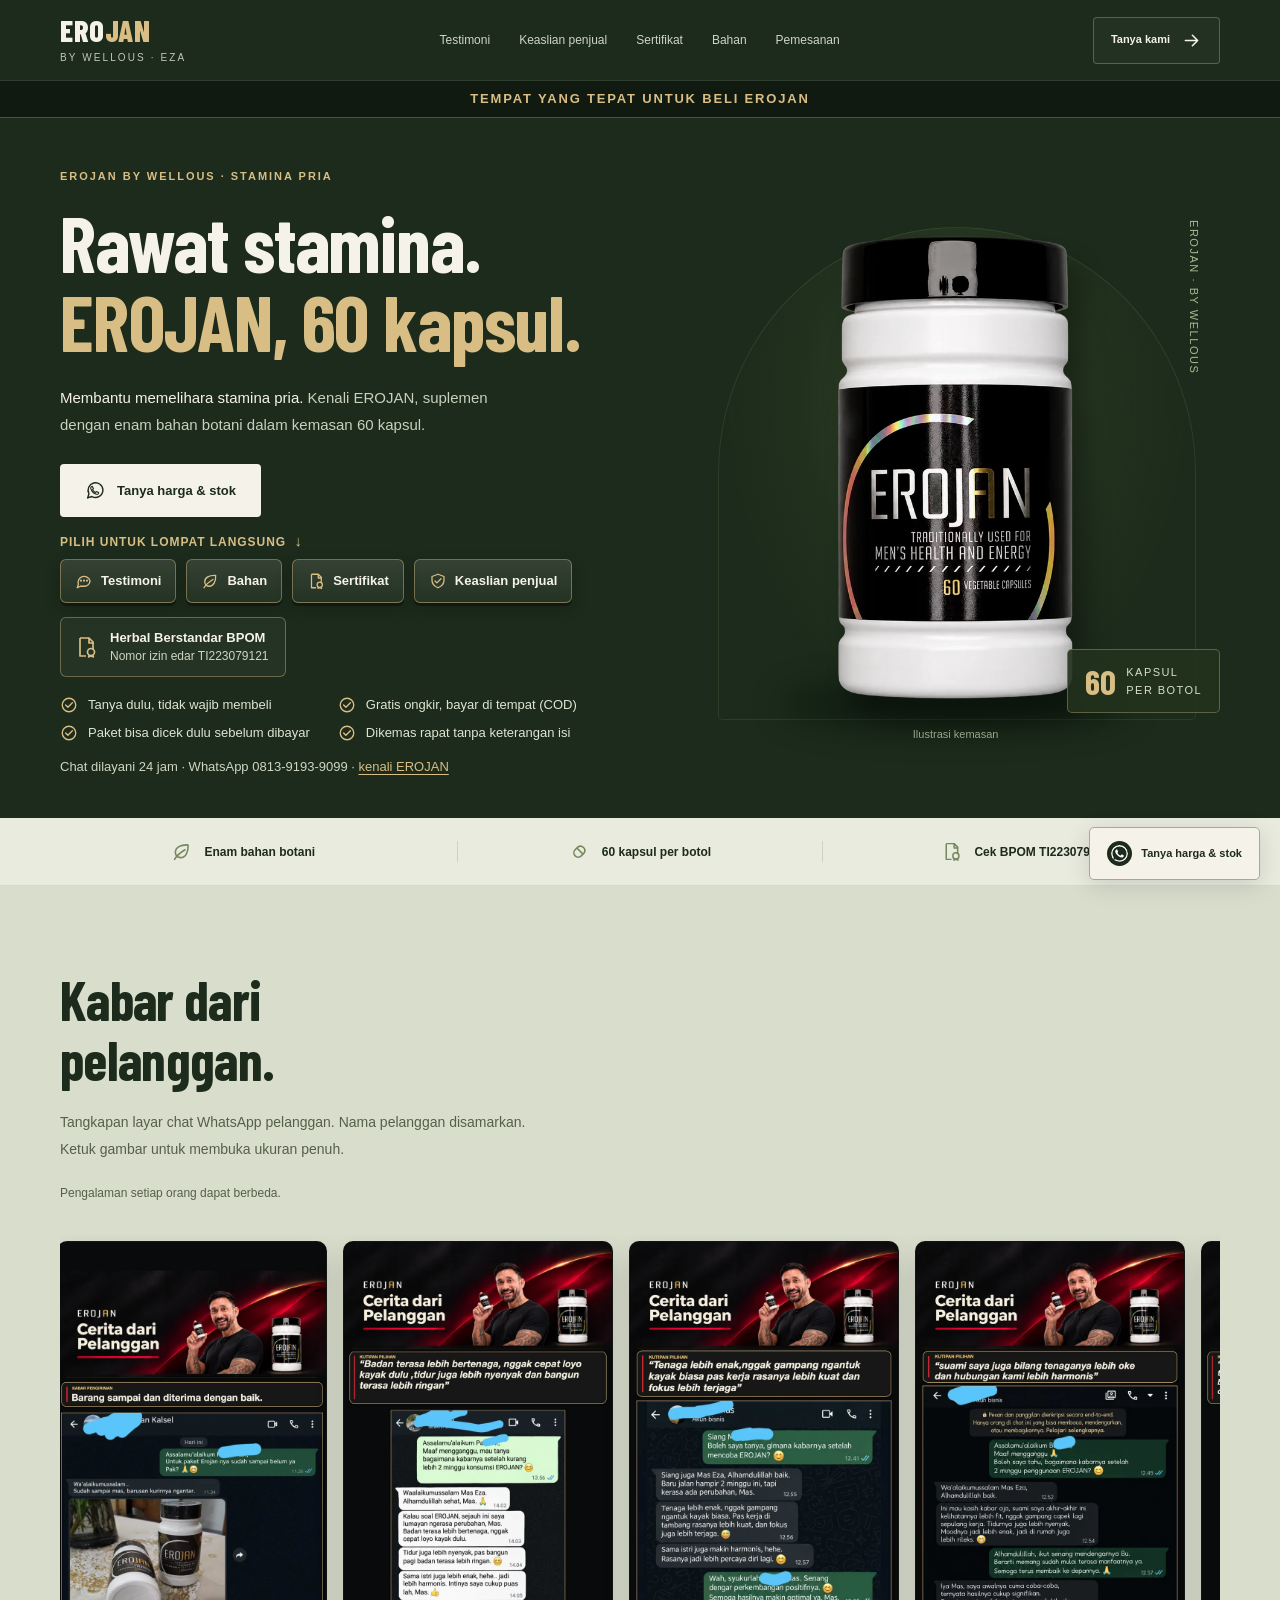
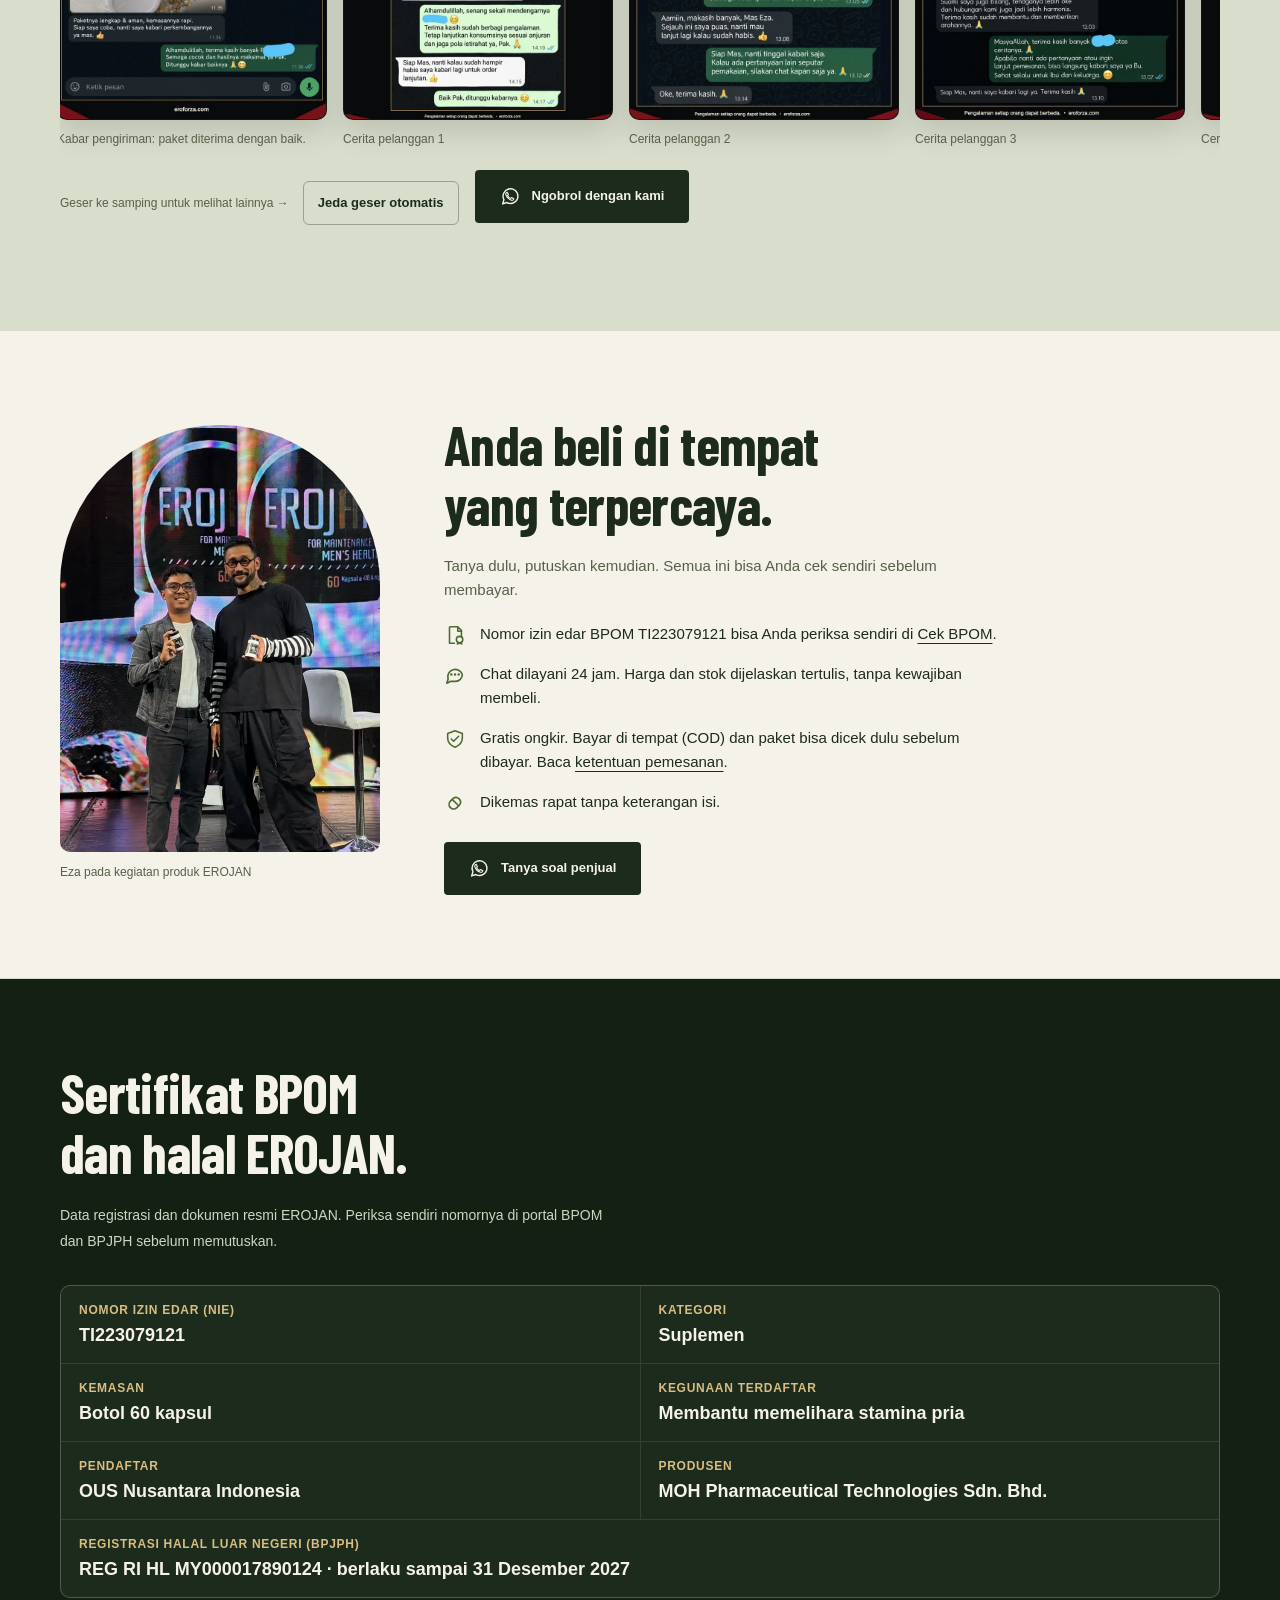
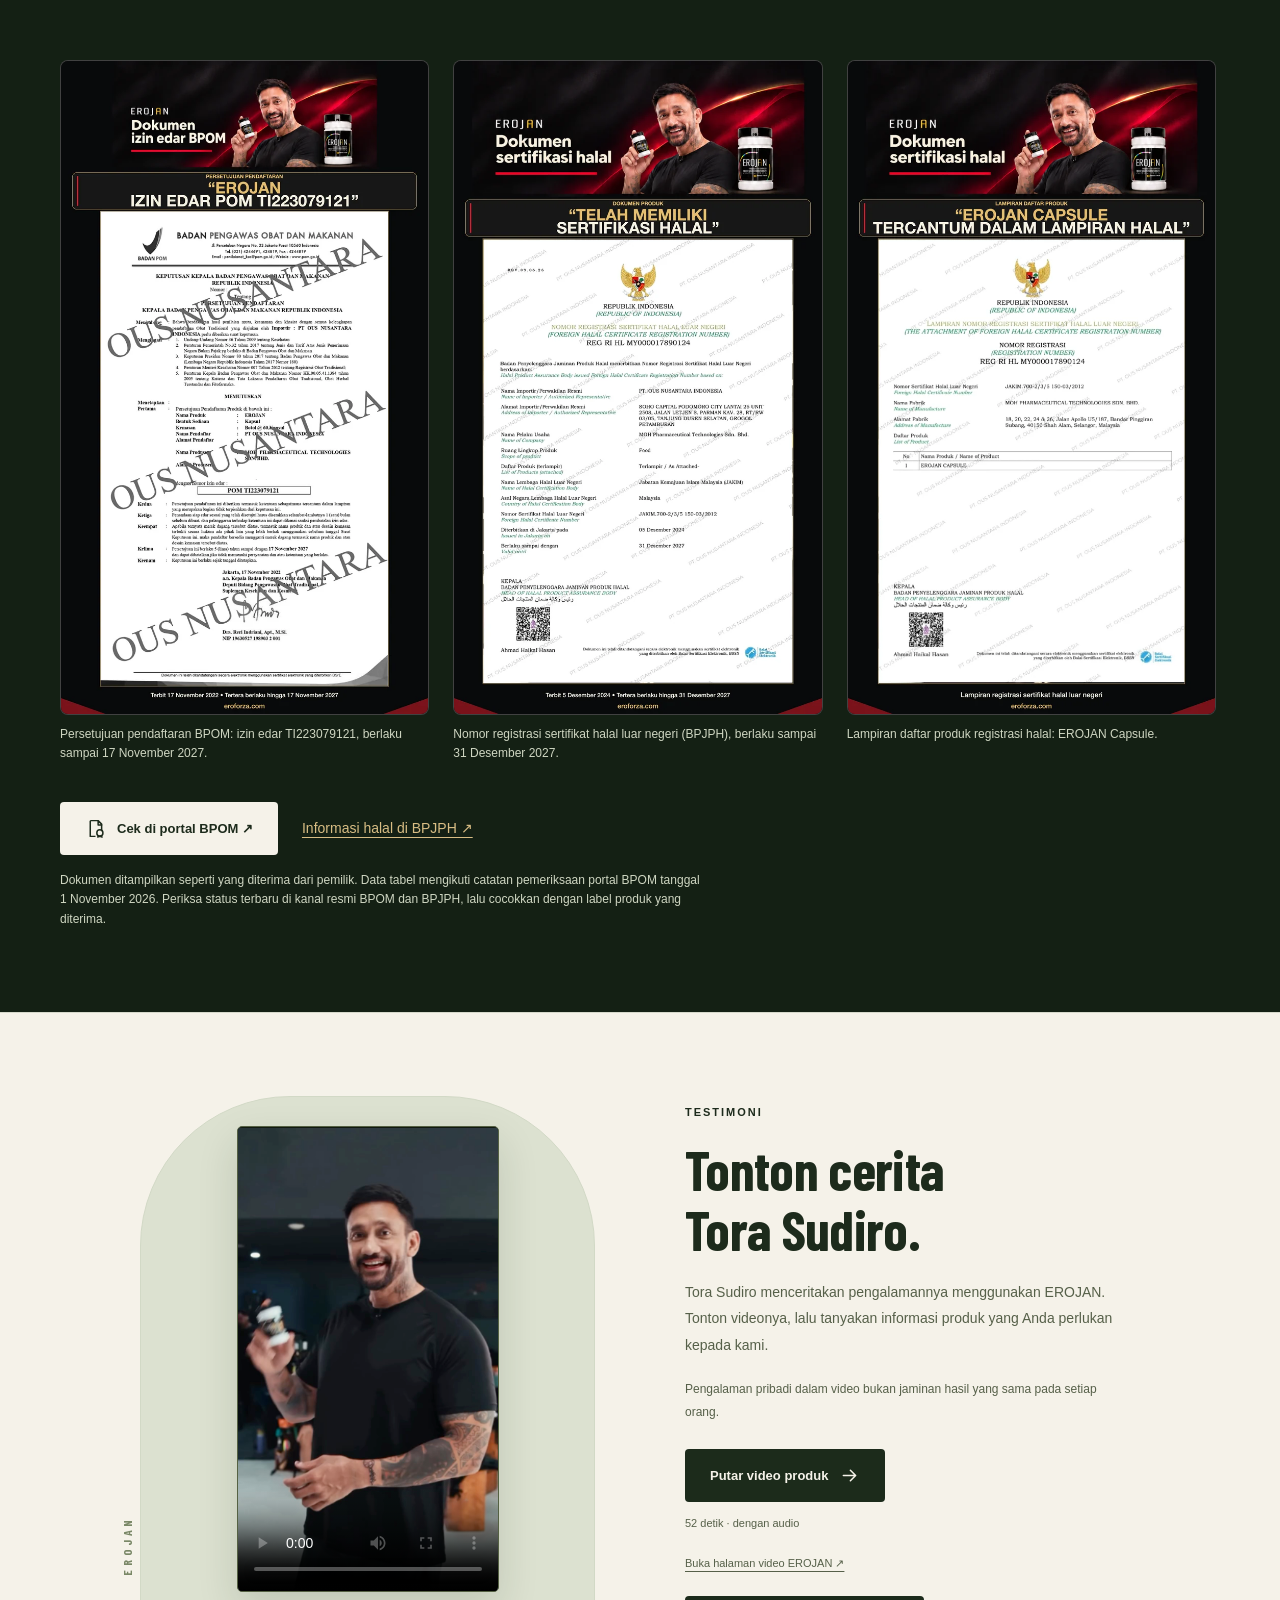
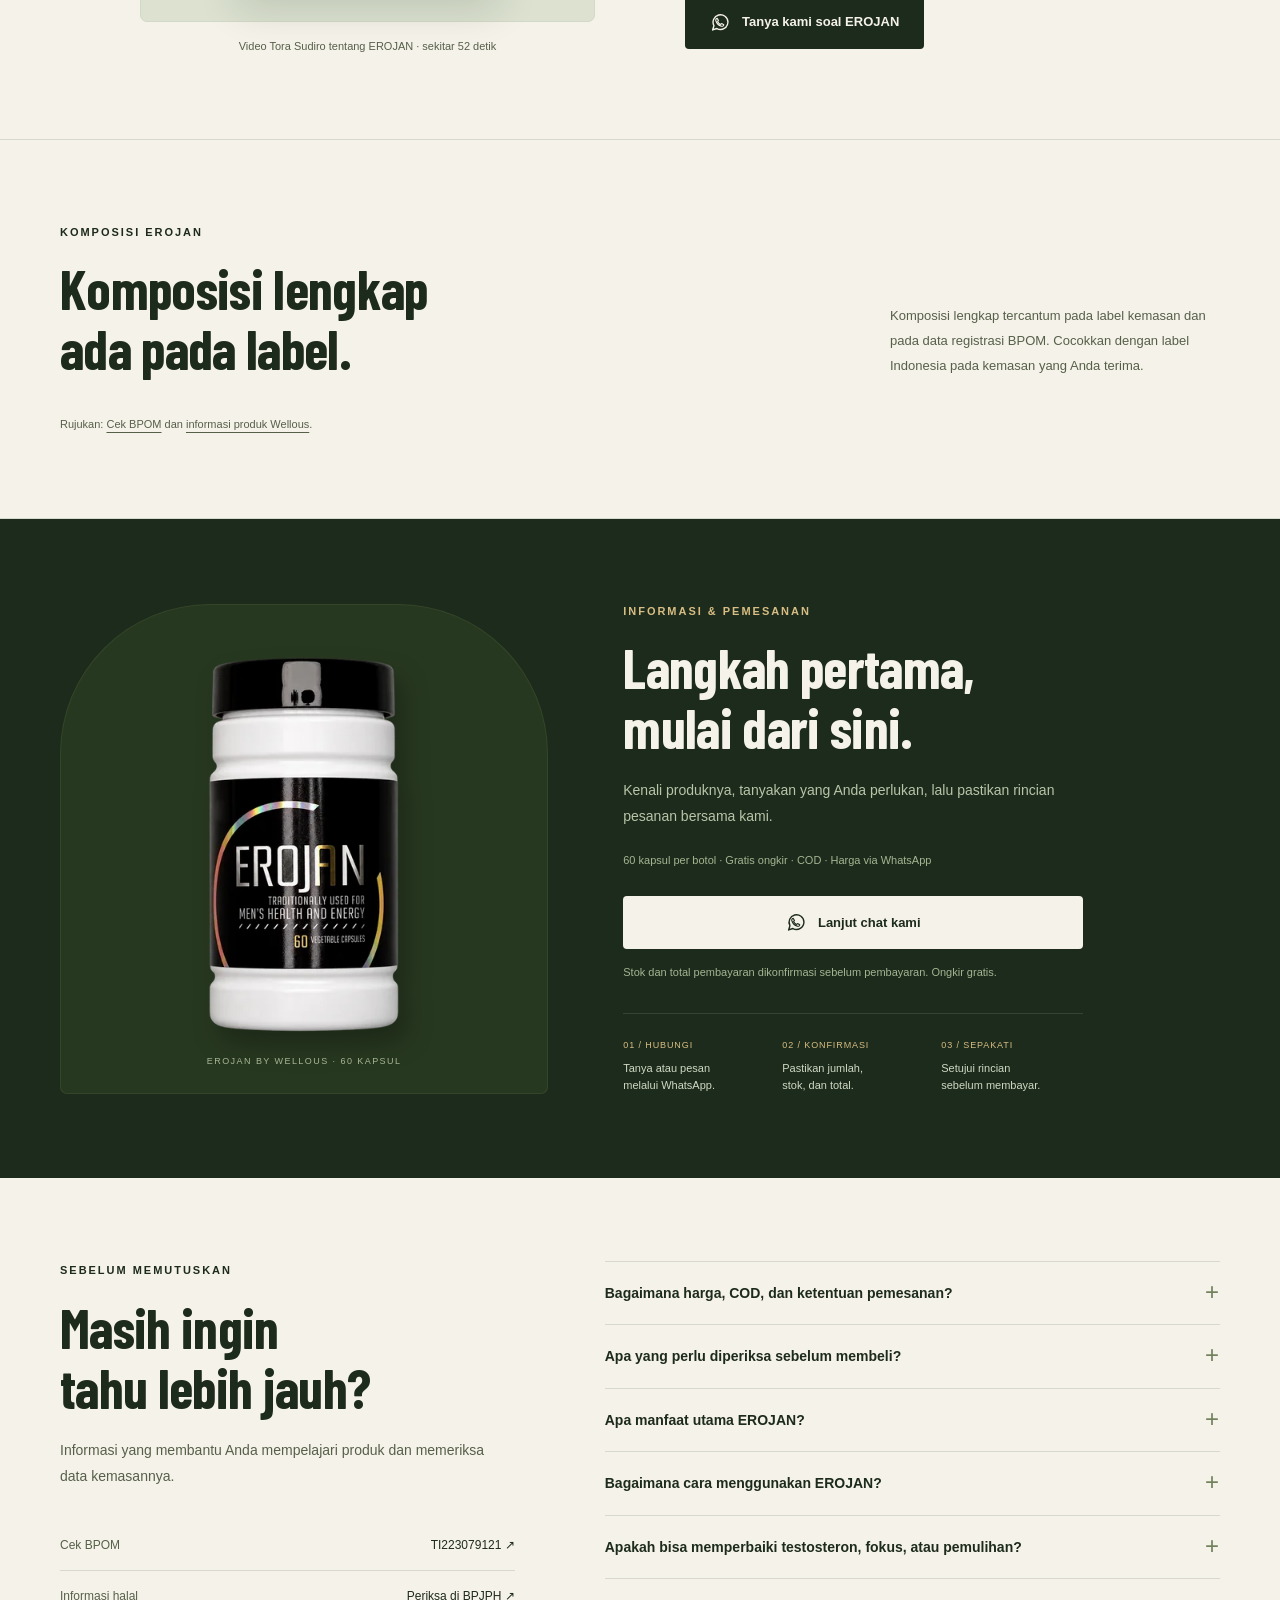
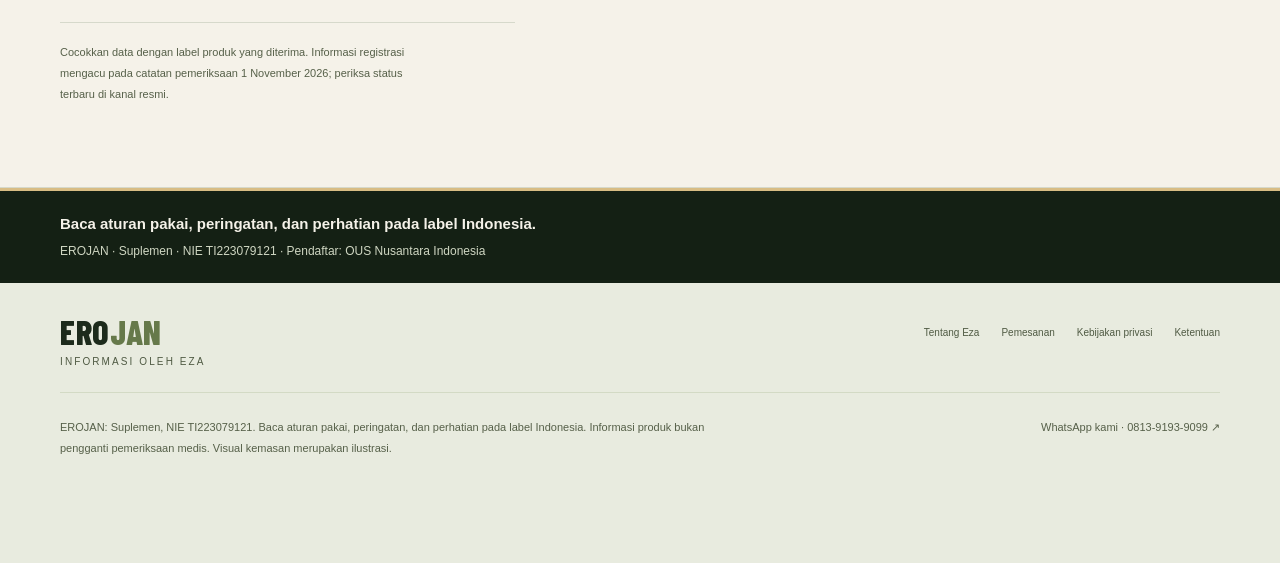
<file: index.html>
<!doctype html>
<html lang="id">
<head>
  <meta charset="utf-8">
  <meta name="viewport" content="width=device-width, initial-scale=1, viewport-fit=cover">
  <meta name="theme-color" content="#111410">
  <meta name="robots" content="index,follow,max-image-preview:large,max-video-preview:-1">
  <title>EROJAN by Wellous | Informasi Produk &amp; Pemesanan</title>
  <meta name="description" content="EROJAN by Wellous untuk membantu memelihara stamina pria. Kenali komposisi, tonton video Tora Sudiro, dan tanyakan informasi melalui WhatsApp kami.">
  <link rel="canonical" href="https://eroforza.com/">
  <link rel="icon" type="image/svg+xml" href="/favicon.svg">
  <meta property="og:type" content="product">
  <meta property="og:locale" content="id_ID">
  <meta property="og:site_name" content="EROJAN by Eza">
  <meta property="og:title" content="EROJAN by Wellous | Informasi Produk &amp; Pemesanan">
  <meta property="og:description" content="EROJAN by Wellous untuk membantu memelihara stamina pria. Kenali komposisi, tonton video Tora Sudiro, dan tanyakan informasi melalui WhatsApp kami.">
  <meta property="og:url" content="https://eroforza.com/">
  <meta property="og:image" content="https://eroforza.com/assets/erojan-bottle.webp">
  <meta property="og:image:type" content="image/webp">
  <meta property="og:image:alt" content="Botol EROJAN by Wellous, 60 kapsul">
  <meta name="twitter:card" content="summary_large_image">
  <meta name="twitter:title" content="EROJAN by Wellous | Informasi Produk &amp; Pemesanan">
  <meta name="twitter:description" content="EROJAN by Wellous untuk membantu memelihara stamina pria. Kenali komposisi, tonton video Tora Sudiro, dan tanyakan informasi melalui WhatsApp kami.">
  <meta name="twitter:image" content="https://eroforza.com/assets/erojan-bottle.webp">
  <script type="application/ld+json">{"@context":"https://schema.org","@graph":[{"@type":"WebSite","@id":"https://eroforza.com/#website","url":"https://eroforza.com/","name":"Eroforza — Informasi EROJAN oleh Eza","inLanguage":"id-ID","publisher":{"@id":"https://eroforza.com/tentang.html#eza"}},{"@type":"WebPage","@id":"https://eroforza.com/#webpage","url":"https://eroforza.com/","name":"EROJAN by Wellous | Informasi Produk & Pemesanan","isPartOf":{"@id":"https://eroforza.com/#website"},"about":{"@type":"Thing","name":"EROJAN by Wellous"},"inLanguage":"id-ID","video":{"@id":"https://eroforza.com/video.html#video"}},{"@type":"Person","@id":"https://eroforza.com/tentang.html#eza","name":"Eza","url":"https://eroforza.com/tentang.html","contactPoint":{"@type":"ContactPoint","telephone":"+62-813-9193-9099","contactType":"Informasi produk dan pemesanan","availableLanguage":"Indonesian"}},{"@type":"VideoObject","@id":"https://eroforza.com/video.html#video","name":"Video Tora Sudiro tentang EROJAN","description":"Video pengalaman pribadi Tora Sudiro mengenai EROJAN. Pengalaman dalam video bukan jaminan hasil yang sama.","thumbnailUrl":["https://eroforza.com/assets/video/erojan-tora-sudiro.jpg"],"uploadDate":"2026-10-27","duration":"PT52.034S","contentUrl":"https://eroforza.com/assets/video/erojan-tora-sudiro.mp4","inLanguage":"id-ID"},{"@type":"FAQPage","@id":"https://eroforza.com/#faq","inLanguage":"id-ID","isPartOf":{"@id":"https://eroforza.com/#webpage"},"mainEntity":[{"@type":"Question","name":"Bagaimana harga, COD, dan ketentuan pemesanan?","acceptedAnswer":{"@type":"Answer","text":"Hubungi kami melalui WhatsApp untuk informasi harga dan stok. Ongkir gratis, pembayaran bisa di tempat (COD), dan paket bisa dicek dulu sebelum dibayar. Pastikan rincian dan total pembayaran disepakati secara tertulis sebelum membayar. Baca panduan pemesanan dan ketentuan lengkap."}},{"@type":"Question","name":"Apa yang perlu diperiksa sebelum membeli?","acceptedAnswer":{"@type":"Answer","text":"Periksa kemasan, segel, label, nomor izin edar, komposisi, kode produksi, serta kedaluwarsa. Cocokkan identitas produk dengan kanal resmi dan minta rincian pesanan tertulis dari kami."}},{"@type":"Question","name":"Apa manfaat utama EROJAN?","acceptedAnswer":{"@type":"Answer","text":"EROJAN merupakan suplemen dengan kegunaan membantu memelihara stamina pria. Ikuti aturan pakai, peringatan, dan perhatian pada label Indonesia."}},{"@type":"Question","name":"Bagaimana cara menggunakan EROJAN?","acceptedAnswer":{"@type":"Answer","text":"Ikuti aturan pakai pada label Indonesia. Jangan melebihi aturan pakai. Jika memiliki kondisi medis atau sedang menggunakan obat lain, tanyakan kepada dokter atau apoteker sebelum menggunakan produk."}},{"@type":"Question","name":"Apakah bisa memperbaiki testosteron, fokus, atau pemulihan?","acceptedAnswer":{"@type":"Answer","text":"Bukti spesifik produk dalam materi yang diperiksa belum cukup untuk menjanjikan perbaikan testosteron, peningkatan fokus, atau percepatan pemulihan tubuh. Keluhan yang menetap perlu dinilai oleh tenaga kesehatan."}}]},{"@type":"Product","@id":"https://eroforza.com/#product","name":"EROJAN by Wellous","url":"https://eroforza.com/","brand":{"@type":"Brand","name":"Wellous"},"category":"Suplemen","description":"EROJAN adalah suplemen dengan kegunaan membantu memelihara stamina pria, kemasan botol 60 kapsul. Ikuti aturan pakai, peringatan, dan perhatian pada label Indonesia.","image":["https://eroforza.com/assets/erojan-bottle.webp"],"inLanguage":"id-ID","additionalProperty":[{"@type":"PropertyValue","name":"Nomor izin edar BPOM","value":"TI223079121"},{"@type":"PropertyValue","name":"Kemasan","value":"Botol 60 kapsul"}],"subjectOf":{"@id":"https://eroforza.com/video.html#video"}}]}</script>
<meta name="google-site-verification" content="LZf1OjLO3q_eCAP7fV5XMHIH5XS_ttx4I5mtoyTkKA8" />
<link rel="stylesheet" href="/assets/redesign.css?v=20261110-conv14">
<script src="/assets/redesign.js?v=20261125-wa1" defer></script>
<link rel="preconnect" href="https://www.googletagmanager.com" crossorigin><link rel="preconnect" href="https://www.google-analytics.com" crossorigin>
  <link rel="preload" as="font" type="font/woff2" href="/assets/barlow-condensed-800-latin.woff2" crossorigin><link rel="preload" as="font" type="font/woff2" href="/assets/barlow-condensed-700-latin.woff2" crossorigin>
  <link rel="preload" as="image" href="/assets/erojan-cutout-800.webp" imagesrcset="/assets/erojan-cutout-480.webp 480w, /assets/erojan-cutout-800.webp 800w, /assets/erojan-cutout-1200.webp 1200w" imagesizes="(max-width:720px) 70vw, 520px">
<script src="/assets/site-config.js?v=20261110-conv14" defer></script>
<script src="/assets/measurement-consent.js?v=20261110-conv14" defer></script><script src="/assets/wa-ref.js?v=20261112-wa3" defer></script><script src="/assets/tracking.js?v=20261113-ac3" defer></script><script src="/assets/adcuan.js?v=20261125-ac8" defer></script>
</head>
<body>
  <a class="skip-link" href="#konten">Lewati ke konten</a>
  <header class="site-header"><div class="wrap header-inner">
    <a class="brand" href="#atas" aria-label="EROJAN, kembali ke atas">ERO<span>JAN</span><small>BY WELLOUS · EZA</small></a>
    <nav class="main-nav" aria-label="Navigasi utama"><a href="#testimoni">Testimoni</a><a href="#kenapa-eza">Keaslian penjual</a><a href="#sertifikat">Sertifikat</a><a href="#komposisi">Bahan</a><a href="#pemesanan">Pemesanan</a></nav>
    <a class="button button-outline header-order" href="https://wa.me/6281391939099?text=Halo%2C%20saya%20mau%20tahu%20manfaat%20EROJAN%2060%20kapsul.%20Boleh%20sekalian%20info%20harga%3F">Tanya kami <svg class="icon" aria-hidden="true"><use href="/assets/erojan-icons.svg#arrow"></use></svg></a>
  </div></header>
  <p class="top-notice">Tempat yang tepat untuk beli EROJAN</p>
  <main id="konten">
    <section class="hero" id="atas" aria-labelledby="hero-heading"><div class="wrap hero-grid">
      <div class="hero-copy">
        <p class="kicker gold">EROJAN BY WELLOUS · STAMINA PRIA</p>
        <h1 id="hero-heading">Rawat stamina.<br><em>EROJAN, 60 kapsul.</em></h1>
        <p class="hero-intro"><strong>Membantu memelihara stamina pria.</strong> Kenali EROJAN, suplemen dengan enam bahan botani dalam kemasan 60 kapsul.</p>


        <div class="hero-actions"><a class="button button-light" href="https://wa.me/6281391939099?text=Halo%2C%20saya%20mau%20tahu%20manfaat%20EROJAN%2060%20kapsul.%20Boleh%20sekalian%20info%20harga%3F"><svg class="icon" aria-hidden="true"><use href="/assets/erojan-icons.svg#chat-phone"></use></svg>Tanya harga &amp; stok</a></div>
        <p class="hero-jump-label" id="hero-jump-label">Pilih untuk lompat langsung <span class="hero-jump-arrow" aria-hidden="true">↓</span></p>
        <nav class="hero-jump" aria-labelledby="hero-jump-label"><a href="#testimoni"><svg class="icon" aria-hidden="true"><use href="/assets/erojan-icons.svg#chat"></use></svg><span>Testimoni</span></a><a href="#komposisi"><svg class="icon" aria-hidden="true"><use href="/assets/erojan-icons.svg#leaf"></use></svg><span>Bahan</span></a><a href="#sertifikat"><svg class="icon" aria-hidden="true"><use href="/assets/erojan-icons.svg#certificate"></use></svg><span>Sertifikat</span></a><a href="#kenapa-eza"><svg class="icon" aria-hidden="true"><use href="/assets/erojan-icons.svg#shield"></use></svg><span>Keaslian penjual</span></a></nav>
        <div class="hero-proof"><svg class="icon" aria-hidden="true"><use href="/assets/erojan-icons.svg#certificate"></use></svg><span>Herbal Berstandar BPOM<small>Nomor izin edar TI223079121</small></span></div>
        <ul class="hero-assure" aria-label="Yang perlu Anda ketahui sebelum menghubungi"><li><svg class="icon" aria-hidden="true"><use href="/assets/erojan-icons.svg#check"></use></svg>Tanya dulu, tidak wajib membeli</li><li><svg class="icon" aria-hidden="true"><use href="/assets/erojan-icons.svg#check"></use></svg>Gratis ongkir, bayar di tempat (COD)</li><li><svg class="icon" aria-hidden="true"><use href="/assets/erojan-icons.svg#check"></use></svg>Paket bisa dicek dulu sebelum dibayar</li><li><svg class="icon" aria-hidden="true"><use href="/assets/erojan-icons.svg#check"></use></svg>Dikemas rapat tanpa keterangan isi</li></ul>
        <p class="hero-seller">Chat dilayani 24 jam · WhatsApp 0813-9193-9099 · <a href="/tentang.html">kenali EROJAN</a></p>
      </div>
      <figure class="hero-art"><span class="art-topline" aria-hidden="true">EROJAN · BY WELLOUS</span><img class="hero-bottle" src="/assets/erojan-cutout-800.webp" srcset="/assets/erojan-cutout-480.webp 480w, /assets/erojan-cutout-800.webp 800w, /assets/erojan-cutout-1200.webp 1200w" sizes="(max-width:720px) 70vw, 520px" width="1200" height="1310" alt="Ilustrasi kemasan botol EROJAN by Wellous" fetchpriority="high" decoding="async"><div class="art-seal"><strong>60</strong><span>KAPSUL<br>PER BOTOL</span></div><figcaption>Ilustrasi kemasan</figcaption></figure>
    </div></section>
    <section class="fact-bar" aria-label="Fakta singkat produk"><div class="wrap fact-grid"><div><svg class="icon" aria-hidden="true"><use href="/assets/erojan-icons.svg#leaf"></use></svg>Enam bahan botani</div><div class="fact-middle"><svg class="icon" aria-hidden="true"><use href="/assets/erojan-icons.svg#capsule"></use></svg>60 kapsul per botol</div><a href="#legalitas"><svg class="icon" aria-hidden="true"><use href="/assets/erojan-icons.svg#certificate"></use></svg>Cek BPOM TI223079121 <span aria-hidden="true">↗</span></a></div></section>
    <section class="section kabar" id="kabar" aria-labelledby="kabar-heading"><span id="testimoni"></span><div class="wrap"><div class="kabar-head"><h2 class="section-title" id="kabar-heading">Kabar dari<br>pelanggan.</h2><p class="section-intro">Tangkapan layar chat WhatsApp pelanggan. Nama pelanggan disamarkan. Ketuk gambar untuk membuka ukuran penuh.</p><p class="video-personal-note">Pengalaman setiap orang dapat berbeda.</p></div><ul class="kabar-track" tabindex="0" aria-label="Tangkapan layar chat pelanggan, geser ke samping"><li><figure><a href="/assets/testimoni/pengiriman-03-1080.webp" target="_blank" rel="noopener noreferrer" aria-label="Buka tangkapan layar ukuran penuh"><img src="/assets/testimoni/pengiriman-03-720.webp" width="720" height="1280" alt="Tangkapan layar chat WhatsApp pelanggan: kabar paket EROJAN sudah sampai" loading="lazy" decoding="async"></a><figcaption>Kabar pengiriman: paket diterima dengan baik.</figcaption></figure></li><li><figure><a href="/assets/testimoni/testimoni-06-1080.webp" target="_blank" rel="noopener noreferrer" aria-label="Buka tangkapan layar ukuran penuh"><img src="/assets/testimoni/testimoni-06-720.webp" width="720" height="1280" alt="Tangkapan layar chat WhatsApp pelanggan EROJAN, cerita pelanggan 1" loading="lazy" decoding="async"></a><figcaption>Cerita pelanggan 1</figcaption></figure></li><li><figure><a href="/assets/testimoni/testimoni-07-1080.webp" target="_blank" rel="noopener noreferrer" aria-label="Buka tangkapan layar ukuran penuh"><img src="/assets/testimoni/testimoni-07-720.webp" width="720" height="1280" alt="Tangkapan layar chat WhatsApp pelanggan EROJAN, cerita pelanggan 2" loading="lazy" decoding="async"></a><figcaption>Cerita pelanggan 2</figcaption></figure></li><li><figure><a href="/assets/testimoni/testimoni-01-1080.webp" target="_blank" rel="noopener noreferrer" aria-label="Buka tangkapan layar ukuran penuh"><img src="/assets/testimoni/testimoni-01-720.webp" width="720" height="1280" alt="Tangkapan layar chat WhatsApp pelanggan EROJAN, cerita pelanggan 3" loading="lazy" decoding="async"></a><figcaption>Cerita pelanggan 3</figcaption></figure></li><li><figure><a href="/assets/testimoni/testimoni-05-1080.webp" target="_blank" rel="noopener noreferrer" aria-label="Buka tangkapan layar ukuran penuh"><img src="/assets/testimoni/testimoni-05-720.webp" width="720" height="1280" alt="Tangkapan layar chat WhatsApp pelanggan EROJAN, cerita pelanggan 4" loading="lazy" decoding="async"></a><figcaption>Cerita pelanggan 4</figcaption></figure></li></ul><p class="kabar-hint" aria-hidden="true">Geser ke samping untuk melihat lainnya →</p><a class="button button-olive kabar-cta" href="https://wa.me/6281391939099?text=Halo%2C%20saya%20mau%20tahu%20manfaat%20EROJAN%2060%20kapsul.%20Boleh%20sekalian%20info%20harga%3F"><svg class="icon" aria-hidden="true"><use href="/assets/erojan-icons.svg#chat-phone"></use></svg>Ngobrol dengan kami</a></div></section>
    <section class="section assurance" id="kenapa-eza" aria-labelledby="assurance-heading"><div class="wrap assurance-grid"><figure class="assurance-photo"><img src="/assets/eza-erojan-event-640.webp" width="640" height="1138" alt="Eza pada kegiatan produk EROJAN" loading="lazy" decoding="async"><figcaption>Eza pada kegiatan produk EROJAN</figcaption></figure><div class="assurance-copy"><h2 class="section-title" id="assurance-heading">Anda beli di tempat<br>yang terpercaya.</h2><p class="assurance-lead">Tanya dulu, putuskan kemudian. Semua ini bisa Anda cek sendiri sebelum membayar.</p><ul class="assurance-list"><li><svg class="icon" aria-hidden="true"><use href="/assets/erojan-icons.svg#certificate"></use></svg><span>Nomor izin edar BPOM TI223079121 bisa Anda periksa sendiri di <a class="text-link" href="https://cekbpom.pom.go.id/all-produk?query=TI223079121" target="_blank" rel="noopener noreferrer">Cek BPOM</a>.</span></li><li><svg class="icon" aria-hidden="true"><use href="/assets/erojan-icons.svg#chat"></use></svg><span>Chat dilayani 24 jam. Harga dan stok dijelaskan tertulis, tanpa kewajiban membeli.</span></li><li><svg class="icon" aria-hidden="true"><use href="/assets/erojan-icons.svg#shield"></use></svg><span>Gratis ongkir. Bayar di tempat (COD) dan paket bisa dicek dulu sebelum dibayar. Baca <a class="text-link" href="/ketentuan.html">ketentuan pemesanan</a>.</span></li><li><svg class="icon" aria-hidden="true"><use href="/assets/erojan-icons.svg#capsule"></use></svg><span>Dikemas rapat tanpa keterangan isi.</span></li></ul><a class="button button-olive" href="https://wa.me/6281391939099?text=Halo%2C%20saya%20mau%20tahu%20manfaat%20EROJAN%2060%20kapsul.%20Boleh%20sekalian%20info%20harga%3F"><svg class="icon" aria-hidden="true"><use href="/assets/erojan-icons.svg#chat-phone"></use></svg>Tanya soal penjual</a></div></div></section>
    <section class="section sertifikat" id="sertifikat" aria-labelledby="sertifikat-heading"><div class="wrap"><div class="sertifikat-head"><h2 class="section-title" id="sertifikat-heading">Sertifikat BPOM<br>dan halal EROJAN.</h2><p class="section-intro">Data registrasi dan dokumen resmi EROJAN. Periksa sendiri nomornya di portal BPOM dan BPJPH sebelum memutuskan.</p></div><div class="sertifikat-grid"><dl class="sertifikat-data"><div><dt>Nomor izin edar (NIE)</dt><dd>TI223079121</dd></div><div><dt>Kategori</dt><dd>Suplemen</dd></div><div><dt>Kemasan</dt><dd>Botol 60 kapsul</dd></div><div><dt>Kegunaan terdaftar</dt><dd>Membantu memelihara stamina pria</dd></div><div><dt>Pendaftar</dt><dd>OUS Nusantara Indonesia</dd></div><div><dt>Produsen</dt><dd>MOH Pharmaceutical Technologies Sdn. Bhd.</dd></div><div><dt>Registrasi halal luar negeri (BPJPH)</dt><dd>REG RI HL MY000017890124 · berlaku sampai 31 Desember 2027</dd></div></dl><ul class="sertifikat-gallery" tabindex="0" aria-label="Dokumen sertifikat, geser ke samping"><li><figure><a href="/assets/sertifikat/izin-edar-bpom-1440.webp" target="_blank" rel="noopener noreferrer" aria-label="Buka dokumen ukuran penuh"><img src="/assets/sertifikat/izin-edar-bpom-720.webp" width="720" height="1280" alt="Dokumen persetujuan pendaftaran BPOM untuk EROJAN dengan nomor izin edar TI223079121" loading="lazy" decoding="async"></a><figcaption>Persetujuan pendaftaran BPOM: izin edar TI223079121, berlaku sampai 17 November 2027.</figcaption></figure></li><li><figure><a href="/assets/sertifikat/halal-registrasi-1440.webp" target="_blank" rel="noopener noreferrer" aria-label="Buka dokumen ukuran penuh"><img src="/assets/sertifikat/halal-registrasi-720.webp" width="720" height="1280" alt="Dokumen nomor registrasi sertifikat halal luar negeri BPJPH untuk produk EROJAN" loading="lazy" decoding="async"></a><figcaption>Nomor registrasi sertifikat halal luar negeri (BPJPH), berlaku sampai 31 Desember 2027.</figcaption></figure></li><li><figure><a href="/assets/sertifikat/halal-lampiran-1440.webp" target="_blank" rel="noopener noreferrer" aria-label="Buka dokumen ukuran penuh"><img src="/assets/sertifikat/halal-lampiran-720.webp" width="720" height="1280" alt="Lampiran daftar produk pada registrasi sertifikat halal luar negeri, memuat EROJAN Capsule" loading="lazy" decoding="async"></a><figcaption>Lampiran daftar produk registrasi halal: EROJAN Capsule.</figcaption></figure></li></ul><p class="sertifikat-hint" aria-hidden="true">Ketuk dokumen untuk membuka ukuran penuh.</p></div><div class="sertifikat-actions"><a class="button button-light" href="https://cekbpom.pom.go.id/all-produk?query=TI223079121" target="_blank" rel="noopener noreferrer"><svg class="icon" aria-hidden="true"><use href="/assets/erojan-icons.svg#certificate"></use></svg>Cek di portal BPOM ↗</a><a class="text-link sertifikat-halal" href="https://bpjph.halal.go.id/cari/produk-halal-ln?produk=EROJAN" target="_blank" rel="noopener noreferrer">Informasi halal di BPJPH ↗</a></div><p class="sertifikat-note">Dokumen ditampilkan seperti yang diterima dari pemilik. Data tabel mengikuti catatan pemeriksaan portal BPOM tanggal 1 November 2026. Periksa status terbaru di kanal resmi BPOM dan BPJPH, lalu cocokkan dengan label produk yang diterima.</p></div></section>
    <section class="section video-section" id="video" aria-labelledby="video-heading"><div class="wrap video-grid">
      <div class="video-media"><div class="video-stage"><video id="product-video" class="product-video" controls playsinline preload="metadata" width="720" height="1280" poster="/assets/video/erojan-tora-sudiro.jpg" aria-label="Video Tora Sudiro tentang EROJAN"><source src="assets/video/erojan-tora-sudiro.mp4" type="video/mp4">Browser Anda tidak mendukung pemutar video. <a href="/assets/video/erojan-tora-sudiro.mp4">Buka video EROJAN</a>.</video></div><p class="video-caption">Video Tora Sudiro tentang EROJAN · sekitar 52 detik</p></div>
      <div class="video-copy"><p class="kicker">TESTIMONI</p><h2 class="section-title" id="video-heading">Tonton cerita<br>Tora Sudiro.</h2><p class="section-intro">Tora Sudiro menceritakan pengalamannya menggunakan EROJAN. Tonton videonya, lalu tanyakan informasi produk yang Anda perlukan kepada kami.</p><p class="video-personal-note">Pengalaman pribadi dalam video bukan jaminan hasil yang sama pada setiap orang.</p><button id="video-play" class="button button-olive" type="button" aria-controls="product-video" aria-pressed="false"><span>Putar video produk</span><svg class="icon" aria-hidden="true"><use href="/assets/erojan-icons.svg#arrow"></use></svg></button><small class="play-note" id="video-status" role="status" aria-live="polite">52 detik · dengan audio</small><p class="source-note"><a class="text-link" href="/video.html">Buka halaman video EROJAN ↗</a></p><a class="button button-olive video-cta" href="https://wa.me/6281391939099?text=Halo%2C%20saya%20mau%20tahu%20manfaat%20EROJAN%2060%20kapsul.%20Boleh%20sekalian%20info%20harga%3F"><svg class="icon" aria-hidden="true"><use href="/assets/erojan-icons.svg#chat-phone"></use></svg>Tanya kami soal EROJAN</a></div>
    </div></section>

    <section class="section ingredients" id="komposisi" aria-labelledby="ingredients-heading"><div class="wrap"><div class="section-topline"><div><p class="kicker">KOMPOSISI EROJAN</p><h2 class="section-title" id="ingredients-heading">Komposisi lengkap<br>ada pada label.</h2></div><p>Komposisi lengkap tercantum pada label kemasan dan pada data registrasi BPOM. Cocokkan dengan label Indonesia pada kemasan yang Anda terima.</p></div><p class="source-note">Rujukan: <a class="text-link" href="https://cekbpom.pom.go.id/all-produk?query=TI223079121" target="_blank" rel="noopener noreferrer">Cek BPOM</a> dan <a class="text-link" href="https://www.wellous.com/product/erojan/" target="_blank" rel="noopener noreferrer">informasi produk Wellous</a>.</p></div></section>
    <section class="section order-section" id="pemesanan" aria-labelledby="order-heading"><div class="wrap order-card"><div class="order-visual"><img src="/assets/erojan-cutout-800.webp" srcset="/assets/erojan-cutout-480.webp 480w, /assets/erojan-cutout-800.webp 800w, /assets/erojan-cutout-1200.webp 1200w" sizes="(max-width:720px) 70vw, 420px" width="1200" height="1310" alt="Ilustrasi botol EROJAN berisi 60 kapsul" loading="lazy" decoding="async"><span class="order-visual-note">EROJAN BY WELLOUS · 60 KAPSUL</span></div><div class="order-copy"><p class="kicker gold">INFORMASI & PEMESANAN</p><h2 class="section-title" id="order-heading">Langkah pertama,<br>mulai dari sini.</h2><p>Kenali produknya, tanyakan yang Anda perlukan, lalu pastikan rincian pesanan bersama kami.</p><div class="order-includes">60 kapsul per botol · Gratis ongkir · COD · Harga via WhatsApp</div><a class="button button-light order-button" href="https://wa.me/6281391939099?text=Halo%2C%20saya%20mau%20tahu%20manfaat%20EROJAN%2060%20kapsul.%20Boleh%20sekalian%20info%20harga%3F"><svg class="icon" aria-hidden="true"><use href="/assets/erojan-icons.svg#chat-phone"></use></svg>Lanjut chat kami</a><p class="order-footnote">Stok dan total pembayaran dikonfirmasi sebelum pembayaran. Ongkir gratis.</p><div class="order-steps" aria-label="Alur pemesanan"><div><span>01 / HUBUNGI</span><strong>Tanya atau pesan<br>melalui WhatsApp.</strong></div><div><span>02 / KONFIRMASI</span><strong>Pastikan jumlah,<br>stok, dan total.</strong></div><div><span>03 / SEPAKATI</span><strong>Setujui rincian<br>sebelum membayar.</strong></div></div></div></div></section>
    <section class="section" id="legalitas" aria-labelledby="faq-heading"><div class="wrap info-grid"><div><p class="kicker">SEBELUM MEMUTUSKAN</p><h2 class="section-title" id="faq-heading">Masih ingin<br>tahu lebih jauh?</h2><p class="section-intro">Informasi yang membantu Anda mempelajari produk dan memeriksa data kemasannya.</p><div class="registry-links"><a href="https://cekbpom.pom.go.id/all-produk?query=TI223079121" target="_blank" rel="noopener noreferrer"><span>Cek BPOM</span><strong>TI223079121 ↗</strong></a><a href="https://bpjph.halal.go.id/cari/produk-halal-ln?produk=EROJAN" target="_blank" rel="noopener noreferrer"><span>Informasi halal</span><strong>Periksa di BPJPH ↗</strong></a></div><p class="registry-caption">Cocokkan data dengan label produk yang diterima. Informasi registrasi mengacu pada catatan pemeriksaan 1 November 2026; periksa status terbaru di kanal resmi.</p></div><div class="faq-list" id="faq"><details id="ketentuan-pemesanan"><summary>Bagaimana harga, COD, dan ketentuan pemesanan?</summary><p>Hubungi kami melalui WhatsApp untuk informasi harga dan stok. Ongkir gratis, pembayaran bisa di tempat (COD), dan paket bisa dicek dulu sebelum dibayar. Pastikan rincian dan total pembayaran disepakati secara tertulis sebelum membayar. <a class="text-link" href="/pemesanan.html">Baca panduan pemesanan</a> dan <a class="text-link" href="/ketentuan.html">ketentuan lengkap</a>.</p></details><details><summary>Apa yang perlu diperiksa sebelum membeli?</summary><p>Periksa kemasan, segel, label, nomor izin edar, komposisi, kode produksi, serta kedaluwarsa. Cocokkan identitas produk dengan kanal resmi dan minta rincian pesanan tertulis dari kami.</p></details><details><summary>Apa manfaat utama EROJAN?</summary><p>EROJAN merupakan suplemen dengan kegunaan membantu memelihara stamina pria. Ikuti aturan pakai, peringatan, dan perhatian pada label Indonesia.</p></details><details><summary>Bagaimana cara menggunakan EROJAN?</summary><p>Ikuti aturan pakai pada label Indonesia. Jangan melebihi aturan pakai. Jika memiliki kondisi medis atau sedang menggunakan obat lain, tanyakan kepada dokter atau apoteker sebelum menggunakan produk.</p></details><details><summary>Apakah bisa memperbaiki testosteron, fokus, atau pemulihan?</summary><p>Bukti spesifik produk dalam materi yang diperiksa belum cukup untuk menjanjikan perbaikan testosteron, peningkatan fokus, atau percepatan pemulihan tubuh. Keluhan yang menetap perlu dinilai oleh tenaga kesehatan.</p></details></div></div></section>
  <aside class="usage-notice" aria-label="Aturan pakai dan peringatan"><div class="wrap"><strong>Baca aturan pakai, peringatan, dan perhatian pada label Indonesia.</strong><span>EROJAN · Suplemen · NIE TI223079121 · Pendaftar: OUS Nusantara Indonesia</span></div></aside>
  </main>
  <footer class="footer" id="kontak-eza"><div class="wrap"><div class="footer-top"><a class="brand" href="#atas" aria-label="EROJAN kembali ke atas">ERO<span>JAN</span><small>INFORMASI OLEH EZA</small></a><nav class="footer-links" aria-label="Informasi pengelola"><a href="/tentang.html">Tentang Eza</a><a href="/pemesanan.html">Pemesanan</a><a href="/kebijakan-privasi.html">Kebijakan privasi</a><a href="/ketentuan.html">Ketentuan</a></nav></div><div class="footer-copy"><p>EROJAN: Suplemen, NIE TI223079121. Baca aturan pakai, peringatan, dan perhatian pada label Indonesia. Informasi produk bukan pengganti pemeriksaan medis. Visual kemasan merupakan ilustrasi.</p><a href="https://wa.me/6281391939099?text=Halo%2C%20saya%20mau%20tahu%20manfaat%20EROJAN%2060%20kapsul.%20Boleh%20sekalian%20info%20harga%3F">WhatsApp kami · 0813-9193-9099 ↗</a></div></div></footer>
  <a class="contact-float" id="waFloat" href="https://wa.me/6281391939099?text=Halo%2C%20saya%20mau%20tahu%20manfaat%20EROJAN%2060%20kapsul.%20Boleh%20sekalian%20info%20harga%3F"><img src="/assets/whatsapp.svg" width="21" height="21" alt="">Tanya harga &amp; stok</a>
  <div class="mobile-order" aria-label="Informasi dan pemesanan WhatsApp"><span>Tanya EROJAN<small>Gratis ongkir · COD</small></span><a class="button button-olive" href="https://wa.me/6281391939099?text=Halo%2C%20saya%20mau%20tahu%20manfaat%20EROJAN%2060%20kapsul.%20Boleh%20sekalian%20info%20harga%3F">Tanya harga <span aria-hidden="true">↗</span></a></div>
</body>
</html>
</file>
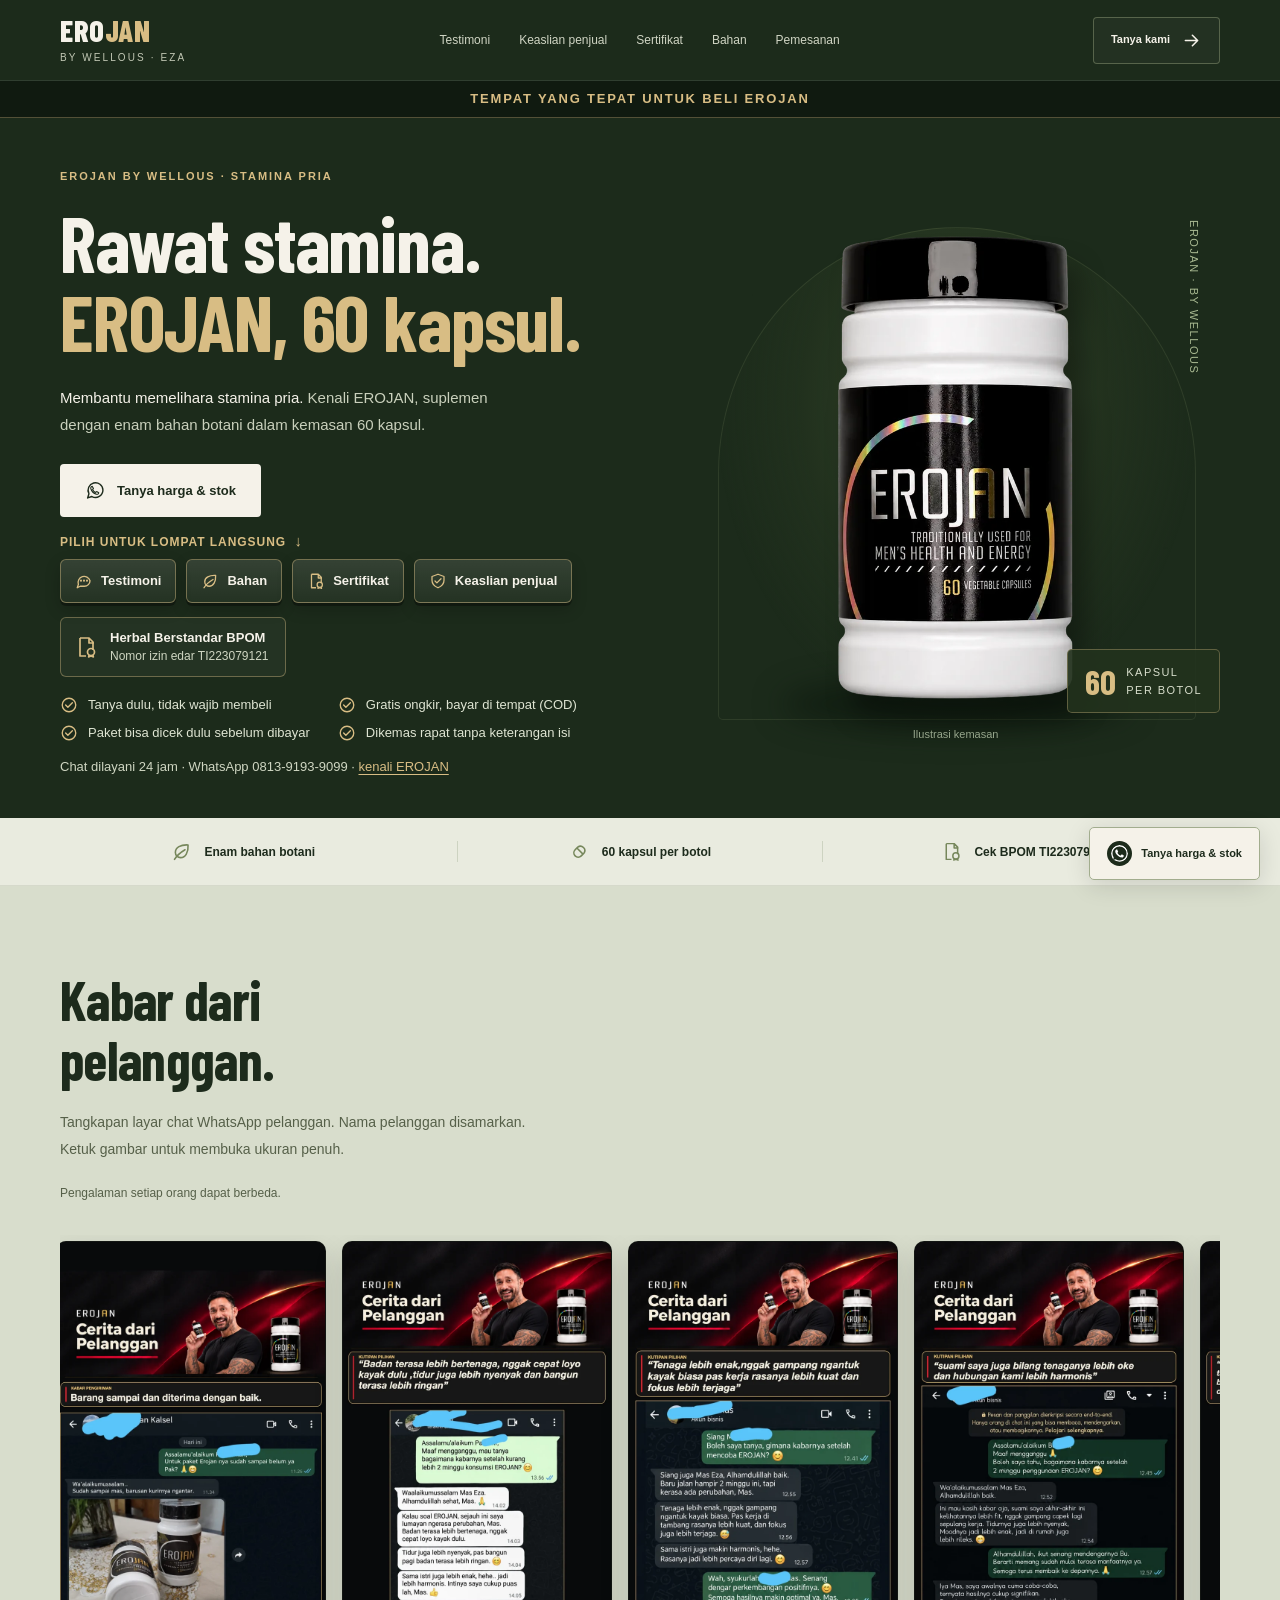
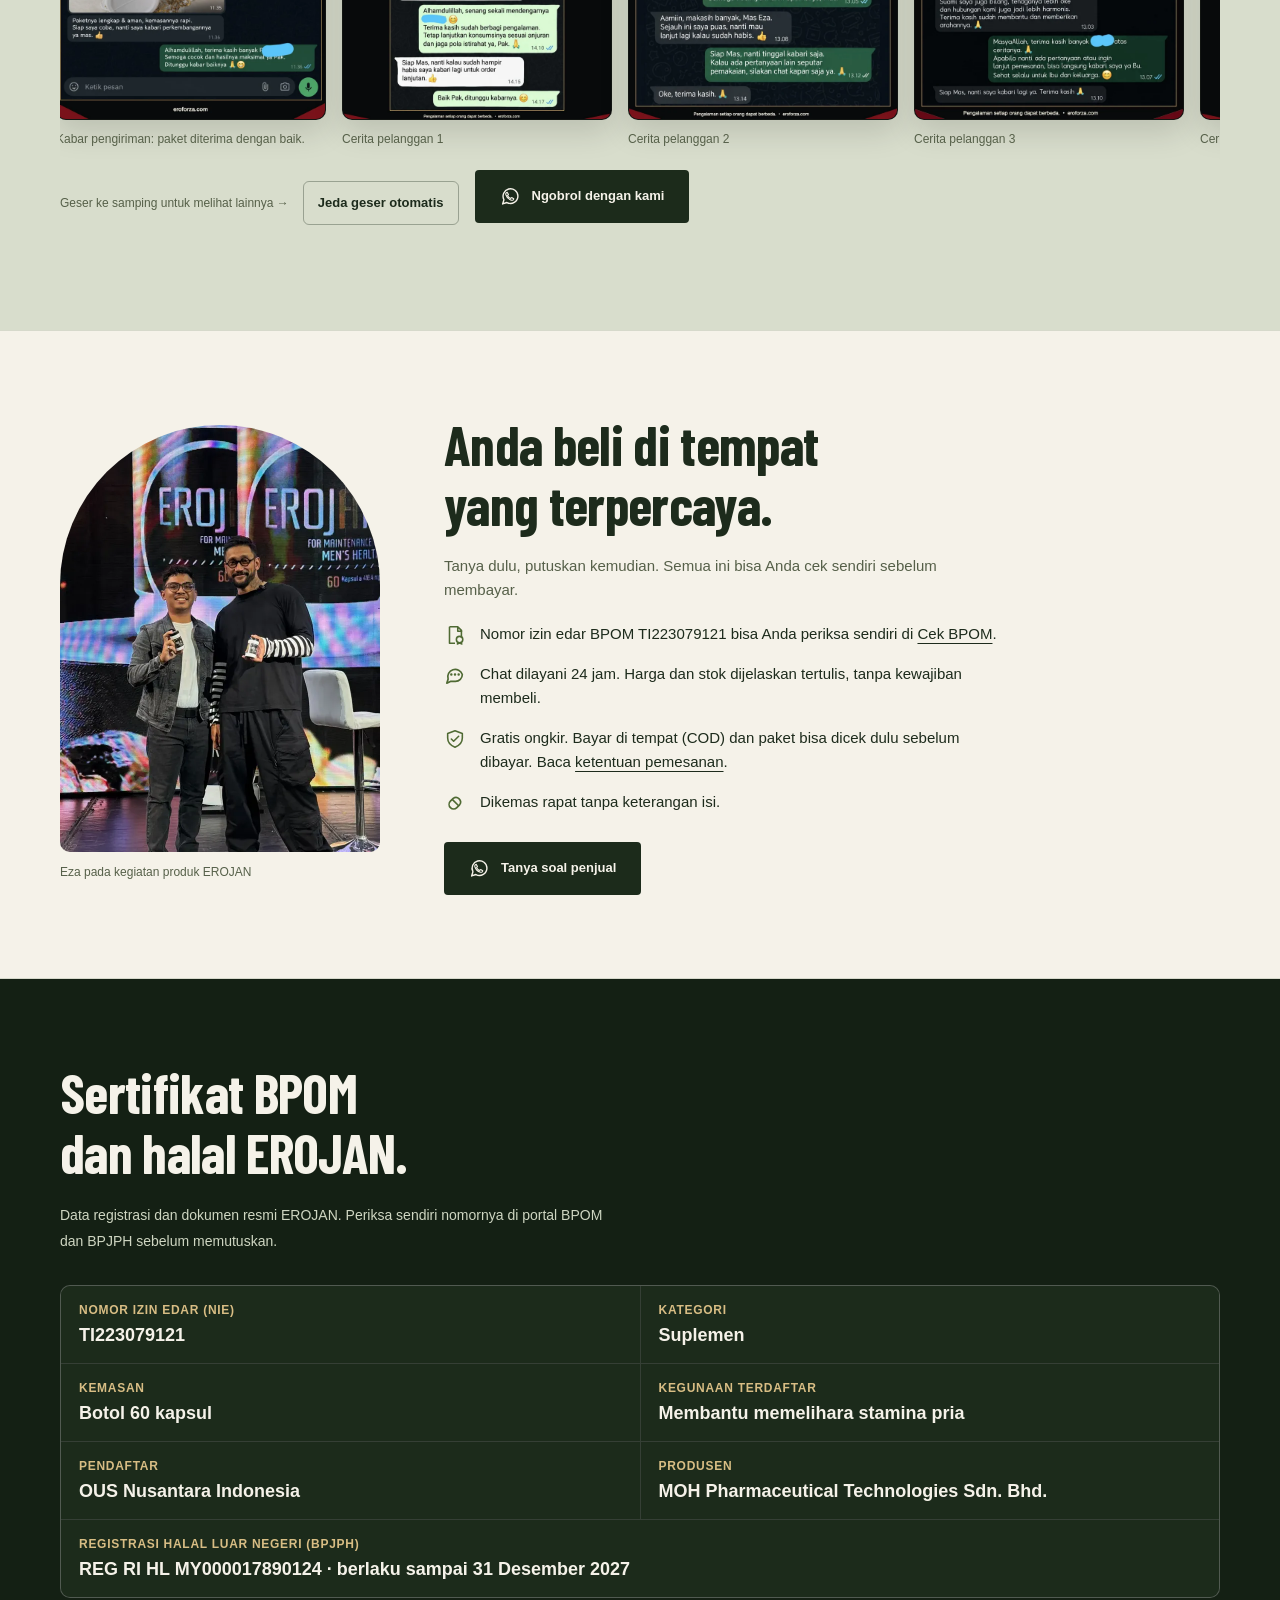
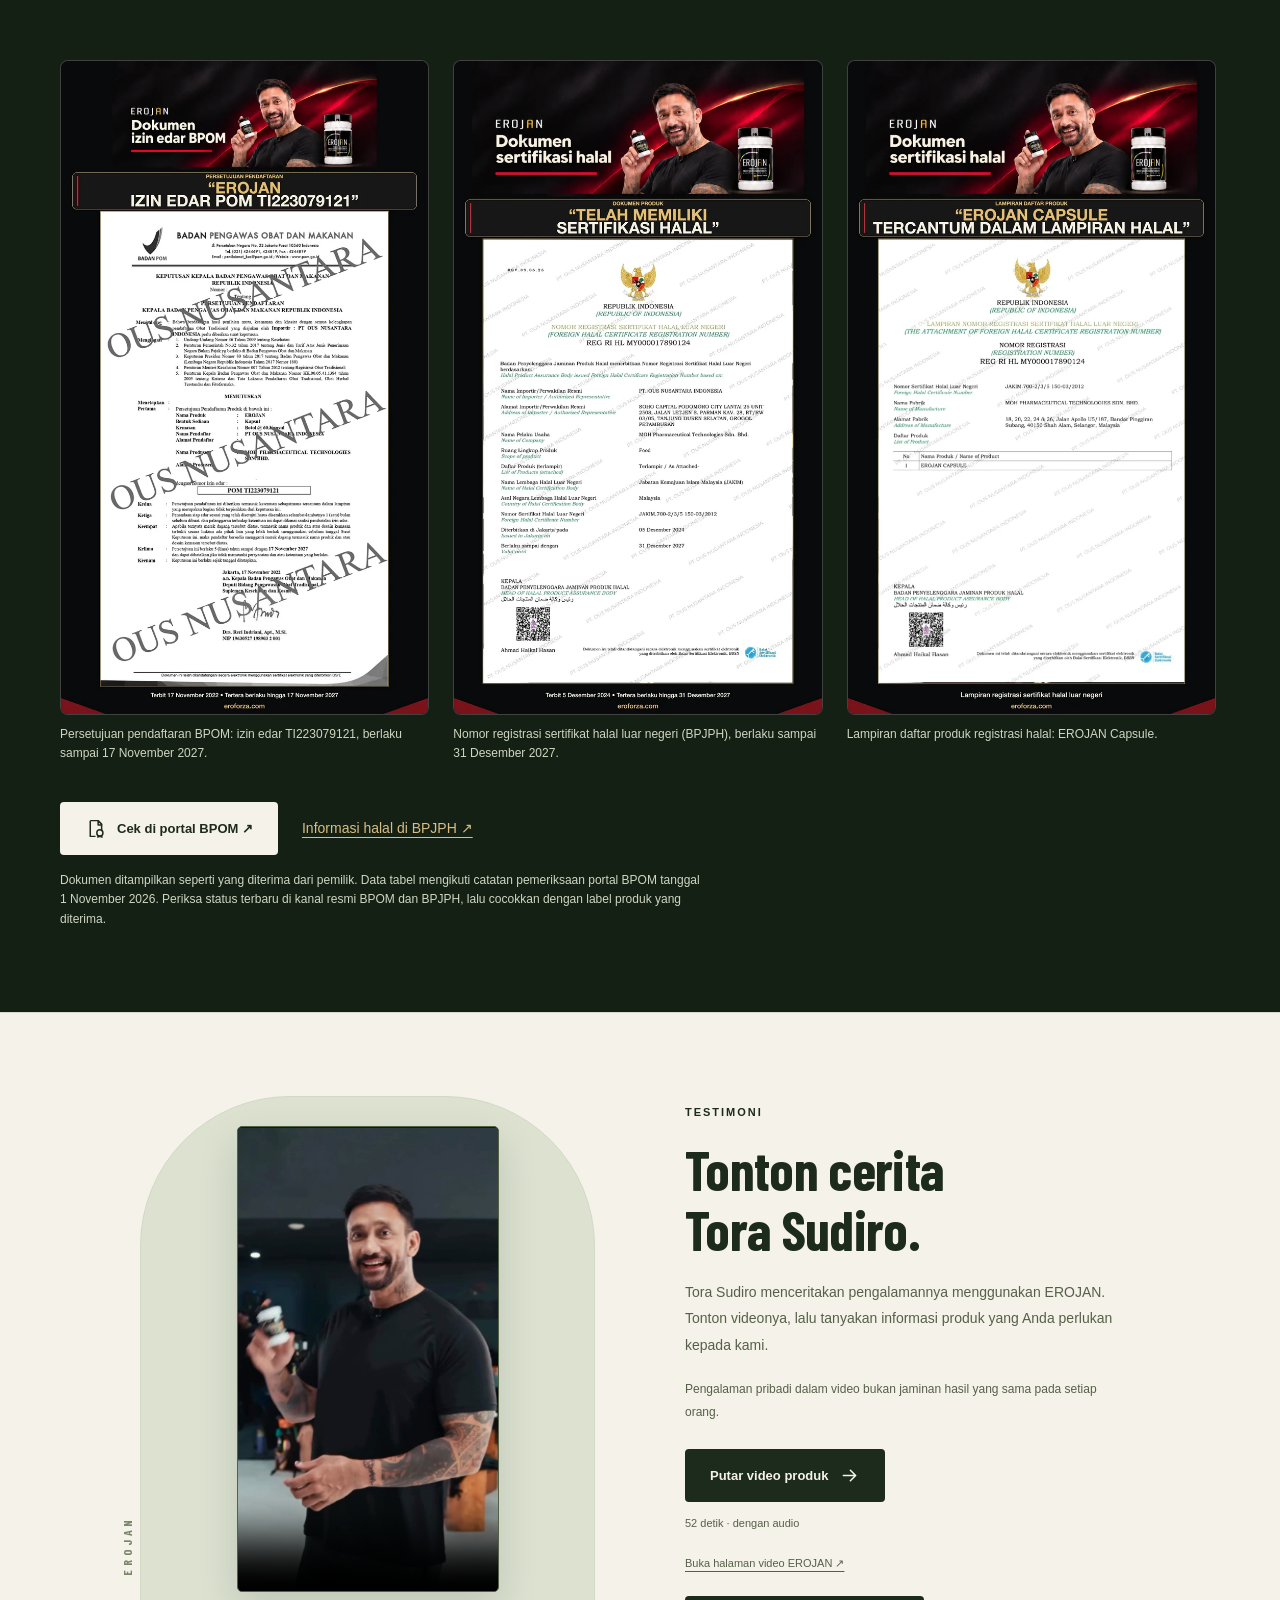
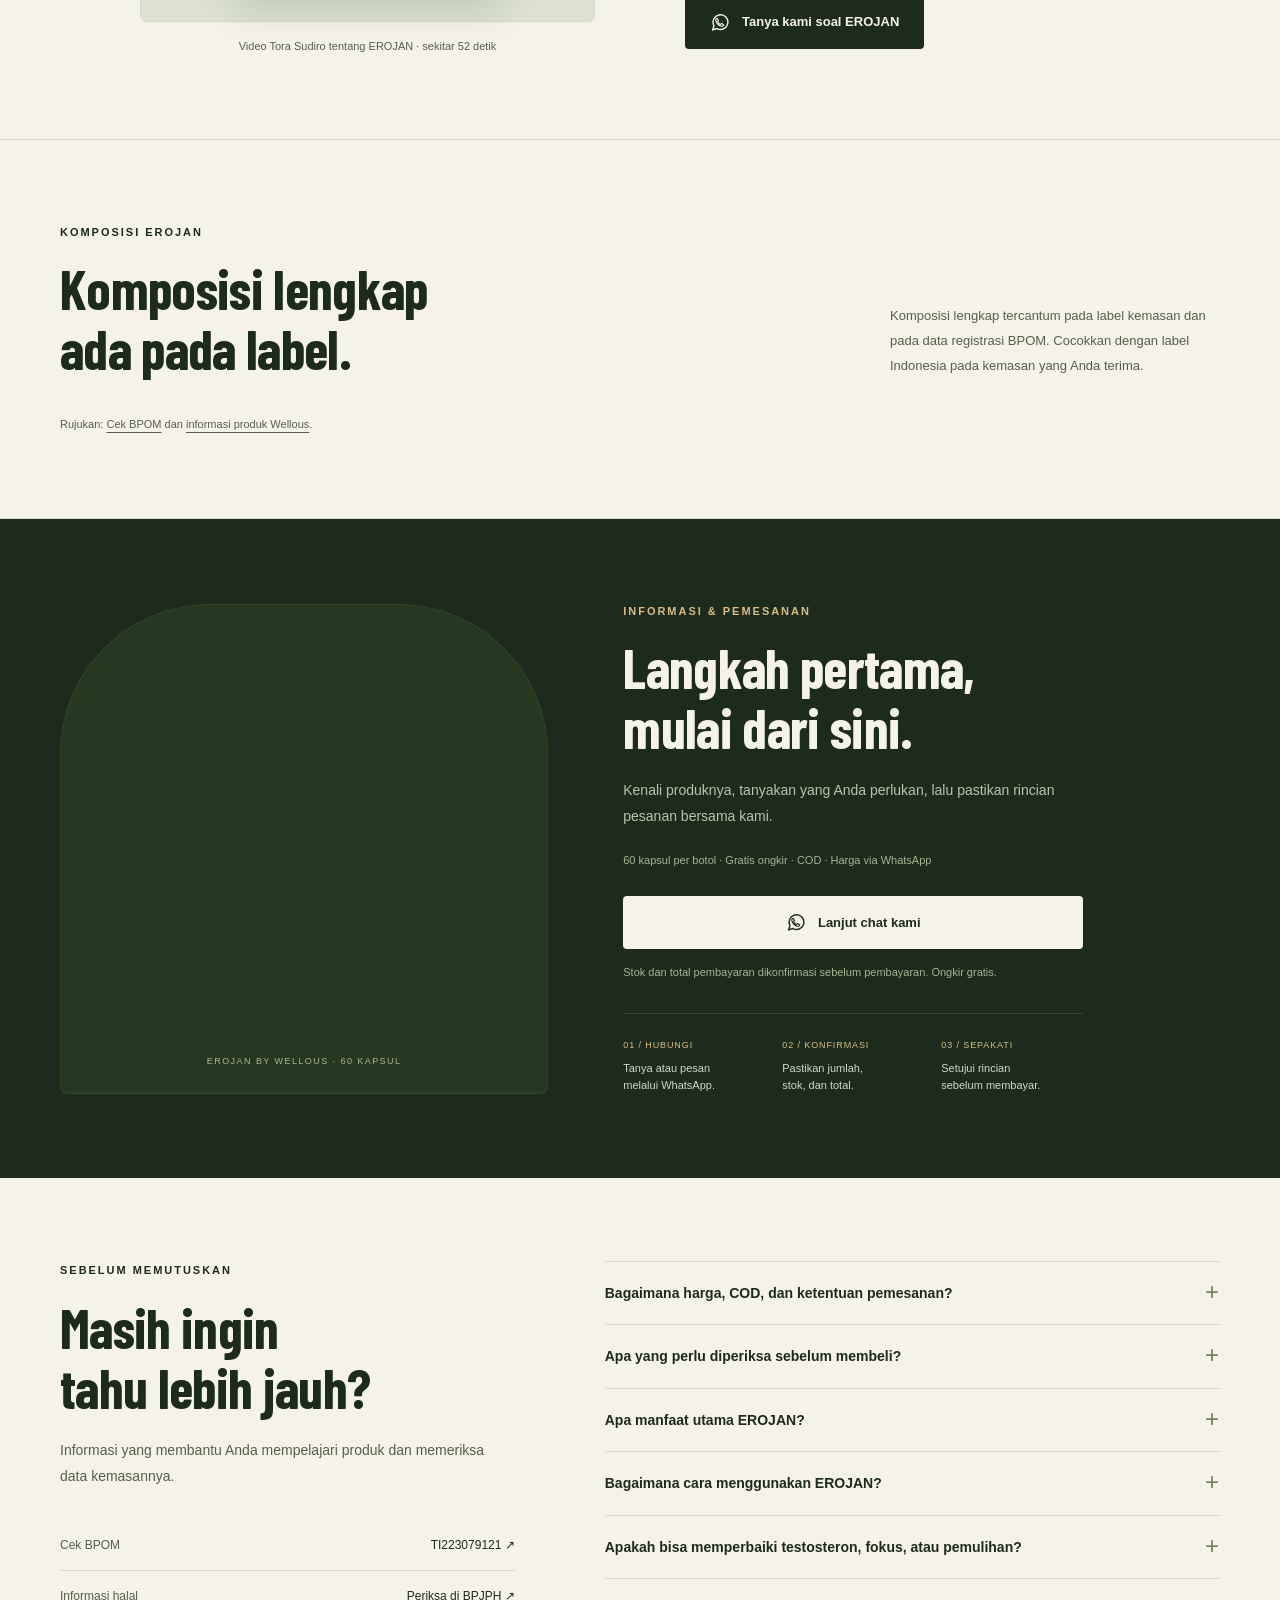
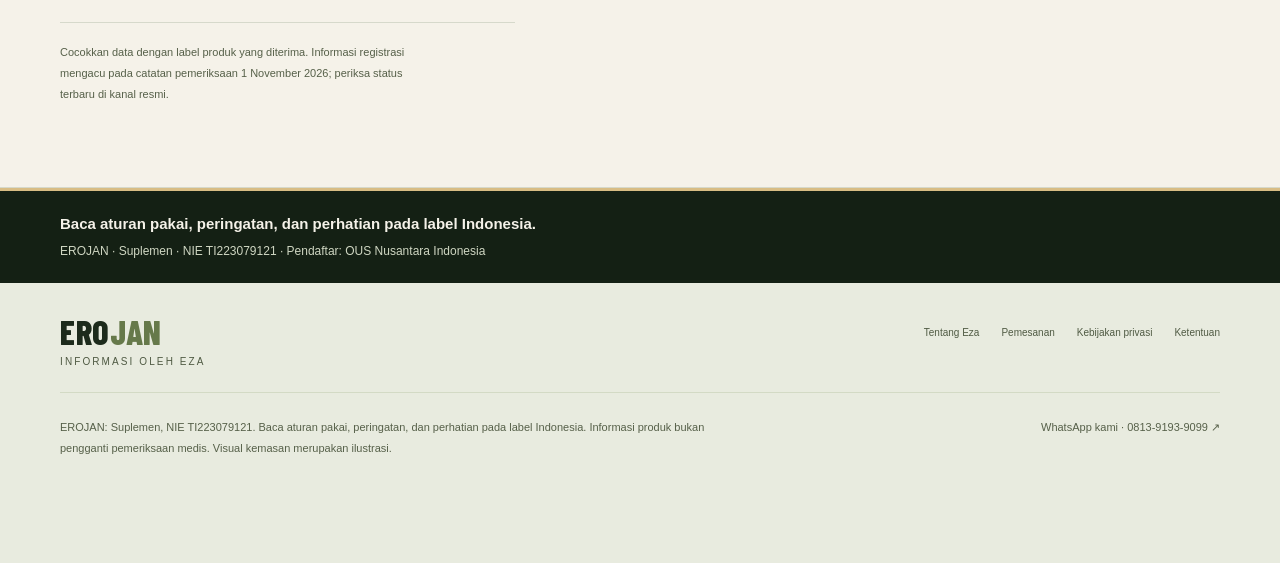
<file: erojan/1/index.html>
<!doctype html>
<html lang="id">
<head>
  <meta charset="utf-8">
  <meta name="viewport" content="width=device-width, initial-scale=1, viewport-fit=cover">
  <meta name="theme-color" content="#111410">
  <meta name="robots" content="noindex,nofollow">
  <title>EROJAN by Wellous | Informasi Produk &amp; Pemesanan</title>
  <meta name="description" content="EROJAN by Wellous untuk membantu memelihara stamina pria. Kenali komposisi, tonton video Tora Sudiro, dan tanyakan informasi melalui WhatsApp kami.">
  <link rel="canonical" href="https://eroforza.com/erojan/1/">
  <link rel="icon" type="image/svg+xml" href="/favicon.svg">
  <meta property="og:type" content="product">
  <meta property="og:locale" content="id_ID">
  <meta property="og:site_name" content="EROJAN by Eza">
  <meta property="og:title" content="EROJAN by Wellous | Informasi Produk &amp; Pemesanan">
  <meta property="og:description" content="EROJAN by Wellous untuk membantu memelihara stamina pria. Kenali komposisi, tonton video Tora Sudiro, dan tanyakan informasi melalui WhatsApp kami.">
  <meta property="og:url" content="https://eroforza.com/erojan/1/">
  <meta property="og:image" content="https://eroforza.com/assets/erojan-bottle.webp">
  <meta property="og:image:type" content="image/webp">
  <meta property="og:image:alt" content="Botol EROJAN by Wellous, 60 kapsul">
  <meta name="twitter:card" content="summary_large_image">
  <meta name="twitter:title" content="EROJAN by Wellous | Informasi Produk &amp; Pemesanan">
  <meta name="twitter:description" content="EROJAN by Wellous untuk membantu memelihara stamina pria. Kenali komposisi, tonton video Tora Sudiro, dan tanyakan informasi melalui WhatsApp kami.">
  <meta name="twitter:image" content="https://eroforza.com/assets/erojan-bottle.webp">
  <script type="application/ld+json">{"@context":"https://schema.org","@graph":[{"@type":"WebSite","@id":"https://eroforza.com/#website","url":"https://eroforza.com/","name":"Eroforza — Informasi EROJAN oleh Eza","inLanguage":"id-ID","publisher":{"@id":"https://eroforza.com/tentang.html#eza"}},{"@type":"WebPage","@id":"https://eroforza.com/#webpage","url":"https://eroforza.com/","name":"EROJAN by Wellous | Informasi Produk & Pemesanan","isPartOf":{"@id":"https://eroforza.com/#website"},"about":{"@type":"Thing","name":"EROJAN by Wellous"},"inLanguage":"id-ID","video":{"@id":"https://eroforza.com/video.html#video"}},{"@type":"Person","@id":"https://eroforza.com/tentang.html#eza","name":"Eza","url":"https://eroforza.com/tentang.html","contactPoint":{"@type":"ContactPoint","telephone":"+62-813-9193-9099","contactType":"Informasi produk dan pemesanan","availableLanguage":"Indonesian"}},{"@type":"VideoObject","@id":"https://eroforza.com/video.html#video","name":"Video Tora Sudiro tentang EROJAN","description":"Video pengalaman pribadi Tora Sudiro mengenai EROJAN. Pengalaman dalam video bukan jaminan hasil yang sama.","thumbnailUrl":["https://eroforza.com/assets/video/erojan-tora-sudiro.jpg"],"uploadDate":"2026-10-27","duration":"PT52.034S","contentUrl":"https://eroforza.com/assets/video/erojan-tora-sudiro.mp4","inLanguage":"id-ID"},{"@type":"FAQPage","@id":"https://eroforza.com/#faq","inLanguage":"id-ID","isPartOf":{"@id":"https://eroforza.com/#webpage"},"mainEntity":[{"@type":"Question","name":"Bagaimana harga, COD, dan ketentuan pemesanan?","acceptedAnswer":{"@type":"Answer","text":"Hubungi kami melalui WhatsApp untuk informasi harga dan stok. Ongkir gratis, pembayaran bisa di tempat (COD), dan paket bisa dicek dulu sebelum dibayar. Pastikan rincian dan total pembayaran disepakati secara tertulis sebelum membayar. Baca panduan pemesanan dan ketentuan lengkap."}},{"@type":"Question","name":"Apa yang perlu diperiksa sebelum membeli?","acceptedAnswer":{"@type":"Answer","text":"Periksa kemasan, segel, label, nomor izin edar, komposisi, kode produksi, serta kedaluwarsa. Cocokkan identitas produk dengan kanal resmi dan minta rincian pesanan tertulis dari kami."}},{"@type":"Question","name":"Apa manfaat utama EROJAN?","acceptedAnswer":{"@type":"Answer","text":"EROJAN merupakan suplemen dengan kegunaan membantu memelihara stamina pria. Ikuti aturan pakai, peringatan, dan perhatian pada label Indonesia."}},{"@type":"Question","name":"Bagaimana cara menggunakan EROJAN?","acceptedAnswer":{"@type":"Answer","text":"Ikuti aturan pakai pada label Indonesia. Jangan melebihi aturan pakai. Jika memiliki kondisi medis atau sedang menggunakan obat lain, tanyakan kepada dokter atau apoteker sebelum menggunakan produk."}},{"@type":"Question","name":"Apakah bisa memperbaiki testosteron, fokus, atau pemulihan?","acceptedAnswer":{"@type":"Answer","text":"Bukti spesifik produk dalam materi yang diperiksa belum cukup untuk menjanjikan perbaikan testosteron, peningkatan fokus, atau percepatan pemulihan tubuh. Keluhan yang menetap perlu dinilai oleh tenaga kesehatan."}}]},{"@type":"Product","@id":"https://eroforza.com/#product","name":"EROJAN by Wellous","url":"https://eroforza.com/","brand":{"@type":"Brand","name":"Wellous"},"category":"Suplemen","description":"EROJAN adalah suplemen dengan kegunaan membantu memelihara stamina pria, kemasan botol 60 kapsul. Ikuti aturan pakai, peringatan, dan perhatian pada label Indonesia.","image":["https://eroforza.com/assets/erojan-bottle.webp"],"inLanguage":"id-ID","additionalProperty":[{"@type":"PropertyValue","name":"Nomor izin edar BPOM","value":"TI223079121"},{"@type":"PropertyValue","name":"Kemasan","value":"Botol 60 kapsul"}],"subjectOf":{"@id":"https://eroforza.com/video.html#video"}}]}</script>
<meta name="google-site-verification" content="LZf1OjLO3q_eCAP7fV5XMHIH5XS_ttx4I5mtoyTkKA8" />
<link rel="stylesheet" href="/assets/redesign.css?v=20261110-conv14">
<script src="/assets/redesign.js?v=20261125-wa1" defer></script>
<link rel="preconnect" href="https://www.googletagmanager.com" crossorigin><link rel="preconnect" href="https://www.google-analytics.com" crossorigin>
  <link rel="preload" as="font" type="font/woff2" href="/assets/barlow-condensed-800-latin.woff2" crossorigin><link rel="preload" as="font" type="font/woff2" href="/assets/barlow-condensed-700-latin.woff2" crossorigin>
  <link rel="preload" as="image" href="/assets/erojan-cutout-800.webp" imagesrcset="/assets/erojan-cutout-480.webp 480w, /assets/erojan-cutout-800.webp 800w, /assets/erojan-cutout-1200.webp 1200w" imagesizes="(max-width:720px) 70vw, 520px">
<script src="/assets/site-config.js?v=20261110-conv14" defer></script>
<script src="/assets/measurement-consent.js?v=20261110-conv14" defer></script><script src="/assets/wa-ref.js?v=20261112-wa3" defer></script><script src="/assets/tracking.js?v=20261113-ac3" defer></script><script src="/assets/adcuan.js?v=20261125-ac8" defer></script>
</head>
<body>
  <a class="skip-link" href="#konten">Lewati ke konten</a>
  <header class="site-header"><div class="wrap header-inner">
    <a class="brand" href="#atas" aria-label="EROJAN, kembali ke atas">ERO<span>JAN</span><small>BY WELLOUS · EZA</small></a>
    <nav class="main-nav" aria-label="Navigasi utama"><a href="#testimoni">Testimoni</a><a href="#kenapa-eza">Keaslian penjual</a><a href="#sertifikat">Sertifikat</a><a href="#komposisi">Bahan</a><a href="#pemesanan">Pemesanan</a></nav>
    <a class="button button-outline header-order" href="https://wa.me/6281391939099?text=Halo%2C%20saya%20mau%20tahu%20manfaat%20EROJAN%2060%20kapsul.%20Boleh%20sekalian%20info%20harga%3F">Tanya kami <svg class="icon" aria-hidden="true"><use href="/assets/erojan-icons.svg#arrow"></use></svg></a>
  </div></header>
  <p class="top-notice">Tempat yang tepat untuk beli EROJAN</p>
  <main id="konten">
    <section class="hero" id="atas" aria-labelledby="hero-heading"><div class="wrap hero-grid">
      <div class="hero-copy">
        <p class="kicker gold">EROJAN BY WELLOUS · STAMINA PRIA</p>
        <h1 id="hero-heading">Rawat stamina.<br><em>EROJAN, 60 kapsul.</em></h1>
        <p class="hero-intro"><strong>Membantu memelihara stamina pria.</strong> Kenali EROJAN, suplemen dengan enam bahan botani dalam kemasan 60 kapsul.</p>


        <div class="hero-actions"><a class="button button-light" href="https://wa.me/6281391939099?text=Halo%2C%20saya%20mau%20tahu%20manfaat%20EROJAN%2060%20kapsul.%20Boleh%20sekalian%20info%20harga%3F"><svg class="icon" aria-hidden="true"><use href="/assets/erojan-icons.svg#chat-phone"></use></svg>Tanya harga &amp; stok</a></div>
        <p class="hero-jump-label" id="hero-jump-label">Pilih untuk lompat langsung <span class="hero-jump-arrow" aria-hidden="true">↓</span></p>
        <nav class="hero-jump" aria-labelledby="hero-jump-label"><a href="#testimoni"><svg class="icon" aria-hidden="true"><use href="/assets/erojan-icons.svg#chat"></use></svg><span>Testimoni</span></a><a href="#komposisi"><svg class="icon" aria-hidden="true"><use href="/assets/erojan-icons.svg#leaf"></use></svg><span>Bahan</span></a><a href="#sertifikat"><svg class="icon" aria-hidden="true"><use href="/assets/erojan-icons.svg#certificate"></use></svg><span>Sertifikat</span></a><a href="#kenapa-eza"><svg class="icon" aria-hidden="true"><use href="/assets/erojan-icons.svg#shield"></use></svg><span>Keaslian penjual</span></a></nav>
        <div class="hero-proof"><svg class="icon" aria-hidden="true"><use href="/assets/erojan-icons.svg#certificate"></use></svg><span>Herbal Berstandar BPOM<small>Nomor izin edar TI223079121</small></span></div>
        <ul class="hero-assure" aria-label="Yang perlu Anda ketahui sebelum menghubungi"><li><svg class="icon" aria-hidden="true"><use href="/assets/erojan-icons.svg#check"></use></svg>Tanya dulu, tidak wajib membeli</li><li><svg class="icon" aria-hidden="true"><use href="/assets/erojan-icons.svg#check"></use></svg>Gratis ongkir, bayar di tempat (COD)</li><li><svg class="icon" aria-hidden="true"><use href="/assets/erojan-icons.svg#check"></use></svg>Paket bisa dicek dulu sebelum dibayar</li><li><svg class="icon" aria-hidden="true"><use href="/assets/erojan-icons.svg#check"></use></svg>Dikemas rapat tanpa keterangan isi</li></ul>
        <p class="hero-seller">Chat dilayani 24 jam · WhatsApp 0813-9193-9099 · <a href="/tentang.html">kenali EROJAN</a></p>
      </div>
      <figure class="hero-art"><span class="art-topline" aria-hidden="true">EROJAN · BY WELLOUS</span><img class="hero-bottle" src="/assets/erojan-cutout-800.webp" srcset="/assets/erojan-cutout-480.webp 480w, /assets/erojan-cutout-800.webp 800w, /assets/erojan-cutout-1200.webp 1200w" sizes="(max-width:720px) 70vw, 520px" width="1200" height="1310" alt="Ilustrasi kemasan botol EROJAN by Wellous" fetchpriority="high" decoding="async"><div class="art-seal"><strong>60</strong><span>KAPSUL<br>PER BOTOL</span></div><figcaption>Ilustrasi kemasan</figcaption></figure>
    </div></section>
    <section class="fact-bar" aria-label="Fakta singkat produk"><div class="wrap fact-grid"><div><svg class="icon" aria-hidden="true"><use href="/assets/erojan-icons.svg#leaf"></use></svg>Enam bahan botani</div><div class="fact-middle"><svg class="icon" aria-hidden="true"><use href="/assets/erojan-icons.svg#capsule"></use></svg>60 kapsul per botol</div><a href="#legalitas"><svg class="icon" aria-hidden="true"><use href="/assets/erojan-icons.svg#certificate"></use></svg>Cek BPOM TI223079121 <span aria-hidden="true">↗</span></a></div></section>
    <section class="section kabar" id="kabar" aria-labelledby="kabar-heading"><span id="testimoni"></span><div class="wrap"><div class="kabar-head"><h2 class="section-title" id="kabar-heading">Kabar dari<br>pelanggan.</h2><p class="section-intro">Tangkapan layar chat WhatsApp pelanggan. Nama pelanggan disamarkan. Ketuk gambar untuk membuka ukuran penuh.</p><p class="video-personal-note">Pengalaman setiap orang dapat berbeda.</p></div><ul class="kabar-track" tabindex="0" aria-label="Tangkapan layar chat pelanggan, geser ke samping"><li><figure><a href="/assets/testimoni/pengiriman-03-1080.webp" target="_blank" rel="noopener noreferrer" aria-label="Buka tangkapan layar ukuran penuh"><img src="/assets/testimoni/pengiriman-03-720.webp" width="720" height="1280" alt="Tangkapan layar chat WhatsApp pelanggan: kabar paket EROJAN sudah sampai" loading="lazy" decoding="async"></a><figcaption>Kabar pengiriman: paket diterima dengan baik.</figcaption></figure></li><li><figure><a href="/assets/testimoni/testimoni-06-1080.webp" target="_blank" rel="noopener noreferrer" aria-label="Buka tangkapan layar ukuran penuh"><img src="/assets/testimoni/testimoni-06-720.webp" width="720" height="1280" alt="Tangkapan layar chat WhatsApp pelanggan EROJAN, cerita pelanggan 1" loading="lazy" decoding="async"></a><figcaption>Cerita pelanggan 1</figcaption></figure></li><li><figure><a href="/assets/testimoni/testimoni-07-1080.webp" target="_blank" rel="noopener noreferrer" aria-label="Buka tangkapan layar ukuran penuh"><img src="/assets/testimoni/testimoni-07-720.webp" width="720" height="1280" alt="Tangkapan layar chat WhatsApp pelanggan EROJAN, cerita pelanggan 2" loading="lazy" decoding="async"></a><figcaption>Cerita pelanggan 2</figcaption></figure></li><li><figure><a href="/assets/testimoni/testimoni-01-1080.webp" target="_blank" rel="noopener noreferrer" aria-label="Buka tangkapan layar ukuran penuh"><img src="/assets/testimoni/testimoni-01-720.webp" width="720" height="1280" alt="Tangkapan layar chat WhatsApp pelanggan EROJAN, cerita pelanggan 3" loading="lazy" decoding="async"></a><figcaption>Cerita pelanggan 3</figcaption></figure></li><li><figure><a href="/assets/testimoni/testimoni-05-1080.webp" target="_blank" rel="noopener noreferrer" aria-label="Buka tangkapan layar ukuran penuh"><img src="/assets/testimoni/testimoni-05-720.webp" width="720" height="1280" alt="Tangkapan layar chat WhatsApp pelanggan EROJAN, cerita pelanggan 4" loading="lazy" decoding="async"></a><figcaption>Cerita pelanggan 4</figcaption></figure></li></ul><p class="kabar-hint" aria-hidden="true">Geser ke samping untuk melihat lainnya →</p><a class="button button-olive kabar-cta" href="https://wa.me/6281391939099?text=Halo%2C%20saya%20mau%20tahu%20manfaat%20EROJAN%2060%20kapsul.%20Boleh%20sekalian%20info%20harga%3F"><svg class="icon" aria-hidden="true"><use href="/assets/erojan-icons.svg#chat-phone"></use></svg>Ngobrol dengan kami</a></div></section>
    <section class="section assurance" id="kenapa-eza" aria-labelledby="assurance-heading"><div class="wrap assurance-grid"><figure class="assurance-photo"><img src="/assets/eza-erojan-event-640.webp" width="640" height="1138" alt="Eza pada kegiatan produk EROJAN" loading="lazy" decoding="async"><figcaption>Eza pada kegiatan produk EROJAN</figcaption></figure><div class="assurance-copy"><h2 class="section-title" id="assurance-heading">Anda beli di tempat<br>yang terpercaya.</h2><p class="assurance-lead">Tanya dulu, putuskan kemudian. Semua ini bisa Anda cek sendiri sebelum membayar.</p><ul class="assurance-list"><li><svg class="icon" aria-hidden="true"><use href="/assets/erojan-icons.svg#certificate"></use></svg><span>Nomor izin edar BPOM TI223079121 bisa Anda periksa sendiri di <a class="text-link" href="https://cekbpom.pom.go.id/all-produk?query=TI223079121" target="_blank" rel="noopener noreferrer">Cek BPOM</a>.</span></li><li><svg class="icon" aria-hidden="true"><use href="/assets/erojan-icons.svg#chat"></use></svg><span>Chat dilayani 24 jam. Harga dan stok dijelaskan tertulis, tanpa kewajiban membeli.</span></li><li><svg class="icon" aria-hidden="true"><use href="/assets/erojan-icons.svg#shield"></use></svg><span>Gratis ongkir. Bayar di tempat (COD) dan paket bisa dicek dulu sebelum dibayar. Baca <a class="text-link" href="/ketentuan.html">ketentuan pemesanan</a>.</span></li><li><svg class="icon" aria-hidden="true"><use href="/assets/erojan-icons.svg#capsule"></use></svg><span>Dikemas rapat tanpa keterangan isi.</span></li></ul><a class="button button-olive" href="https://wa.me/6281391939099?text=Halo%2C%20saya%20mau%20tahu%20manfaat%20EROJAN%2060%20kapsul.%20Boleh%20sekalian%20info%20harga%3F"><svg class="icon" aria-hidden="true"><use href="/assets/erojan-icons.svg#chat-phone"></use></svg>Tanya soal penjual</a></div></div></section>
    <section class="section sertifikat" id="sertifikat" aria-labelledby="sertifikat-heading"><div class="wrap"><div class="sertifikat-head"><h2 class="section-title" id="sertifikat-heading">Sertifikat BPOM<br>dan halal EROJAN.</h2><p class="section-intro">Data registrasi dan dokumen resmi EROJAN. Periksa sendiri nomornya di portal BPOM dan BPJPH sebelum memutuskan.</p></div><div class="sertifikat-grid"><dl class="sertifikat-data"><div><dt>Nomor izin edar (NIE)</dt><dd>TI223079121</dd></div><div><dt>Kategori</dt><dd>Suplemen</dd></div><div><dt>Kemasan</dt><dd>Botol 60 kapsul</dd></div><div><dt>Kegunaan terdaftar</dt><dd>Membantu memelihara stamina pria</dd></div><div><dt>Pendaftar</dt><dd>OUS Nusantara Indonesia</dd></div><div><dt>Produsen</dt><dd>MOH Pharmaceutical Technologies Sdn. Bhd.</dd></div><div><dt>Registrasi halal luar negeri (BPJPH)</dt><dd>REG RI HL MY000017890124 · berlaku sampai 31 Desember 2027</dd></div></dl><ul class="sertifikat-gallery" tabindex="0" aria-label="Dokumen sertifikat, geser ke samping"><li><figure><a href="/assets/sertifikat/izin-edar-bpom-1440.webp" target="_blank" rel="noopener noreferrer" aria-label="Buka dokumen ukuran penuh"><img src="/assets/sertifikat/izin-edar-bpom-720.webp" width="720" height="1280" alt="Dokumen persetujuan pendaftaran BPOM untuk EROJAN dengan nomor izin edar TI223079121" loading="lazy" decoding="async"></a><figcaption>Persetujuan pendaftaran BPOM: izin edar TI223079121, berlaku sampai 17 November 2027.</figcaption></figure></li><li><figure><a href="/assets/sertifikat/halal-registrasi-1440.webp" target="_blank" rel="noopener noreferrer" aria-label="Buka dokumen ukuran penuh"><img src="/assets/sertifikat/halal-registrasi-720.webp" width="720" height="1280" alt="Dokumen nomor registrasi sertifikat halal luar negeri BPJPH untuk produk EROJAN" loading="lazy" decoding="async"></a><figcaption>Nomor registrasi sertifikat halal luar negeri (BPJPH), berlaku sampai 31 Desember 2027.</figcaption></figure></li><li><figure><a href="/assets/sertifikat/halal-lampiran-1440.webp" target="_blank" rel="noopener noreferrer" aria-label="Buka dokumen ukuran penuh"><img src="/assets/sertifikat/halal-lampiran-720.webp" width="720" height="1280" alt="Lampiran daftar produk pada registrasi sertifikat halal luar negeri, memuat EROJAN Capsule" loading="lazy" decoding="async"></a><figcaption>Lampiran daftar produk registrasi halal: EROJAN Capsule.</figcaption></figure></li></ul><p class="sertifikat-hint" aria-hidden="true">Ketuk dokumen untuk membuka ukuran penuh.</p></div><div class="sertifikat-actions"><a class="button button-light" href="https://cekbpom.pom.go.id/all-produk?query=TI223079121" target="_blank" rel="noopener noreferrer"><svg class="icon" aria-hidden="true"><use href="/assets/erojan-icons.svg#certificate"></use></svg>Cek di portal BPOM ↗</a><a class="text-link sertifikat-halal" href="https://bpjph.halal.go.id/cari/produk-halal-ln?produk=EROJAN" target="_blank" rel="noopener noreferrer">Informasi halal di BPJPH ↗</a></div><p class="sertifikat-note">Dokumen ditampilkan seperti yang diterima dari pemilik. Data tabel mengikuti catatan pemeriksaan portal BPOM tanggal 1 November 2026. Periksa status terbaru di kanal resmi BPOM dan BPJPH, lalu cocokkan dengan label produk yang diterima.</p></div></section>
    <section class="section video-section" id="video" aria-labelledby="video-heading"><div class="wrap video-grid">
      <div class="video-media"><div class="video-stage"><video id="product-video" class="product-video" controls playsinline preload="metadata" width="720" height="1280" poster="/assets/video/erojan-tora-sudiro.jpg" aria-label="Video Tora Sudiro tentang EROJAN"><source src="/assets/video/erojan-tora-sudiro.mp4" type="video/mp4">Browser Anda tidak mendukung pemutar video. <a href="/assets/video/erojan-tora-sudiro.mp4">Buka video EROJAN</a>.</video></div><p class="video-caption">Video Tora Sudiro tentang EROJAN · sekitar 52 detik</p></div>
      <div class="video-copy"><p class="kicker">TESTIMONI</p><h2 class="section-title" id="video-heading">Tonton cerita<br>Tora Sudiro.</h2><p class="section-intro">Tora Sudiro menceritakan pengalamannya menggunakan EROJAN. Tonton videonya, lalu tanyakan informasi produk yang Anda perlukan kepada kami.</p><p class="video-personal-note">Pengalaman pribadi dalam video bukan jaminan hasil yang sama pada setiap orang.</p><button id="video-play" class="button button-olive" type="button" aria-controls="product-video" aria-pressed="false"><span>Putar video produk</span><svg class="icon" aria-hidden="true"><use href="/assets/erojan-icons.svg#arrow"></use></svg></button><small class="play-note" id="video-status" role="status" aria-live="polite">52 detik · dengan audio</small><p class="source-note"><a class="text-link" href="/video.html">Buka halaman video EROJAN ↗</a></p><a class="button button-olive video-cta" href="https://wa.me/6281391939099?text=Halo%2C%20saya%20mau%20tahu%20manfaat%20EROJAN%2060%20kapsul.%20Boleh%20sekalian%20info%20harga%3F"><svg class="icon" aria-hidden="true"><use href="/assets/erojan-icons.svg#chat-phone"></use></svg>Tanya kami soal EROJAN</a></div>
    </div></section>
    
    <section class="section ingredients" id="komposisi" aria-labelledby="ingredients-heading"><div class="wrap"><div class="section-topline"><div><p class="kicker">KOMPOSISI EROJAN</p><h2 class="section-title" id="ingredients-heading">Komposisi lengkap<br>ada pada label.</h2></div><p>Komposisi lengkap tercantum pada label kemasan dan pada data registrasi BPOM. Cocokkan dengan label Indonesia pada kemasan yang Anda terima.</p></div><p class="source-note">Rujukan: <a class="text-link" href="https://cekbpom.pom.go.id/all-produk?query=TI223079121" target="_blank" rel="noopener noreferrer">Cek BPOM</a> dan <a class="text-link" href="https://www.wellous.com/product/erojan/" target="_blank" rel="noopener noreferrer">informasi produk Wellous</a>.</p></div></section>
    <section class="section order-section" id="pemesanan" aria-labelledby="order-heading"><div class="wrap order-card"><div class="order-visual"><img src="/assets/erojan-cutout-800.webp" srcset="/assets/erojan-cutout-480.webp 480w, /assets/erojan-cutout-800.webp 800w, /assets/erojan-cutout-1200.webp 1200w" sizes="(max-width:720px) 70vw, 420px" width="1200" height="1310" alt="Ilustrasi botol EROJAN berisi 60 kapsul" loading="lazy" decoding="async"><span class="order-visual-note">EROJAN BY WELLOUS · 60 KAPSUL</span></div><div class="order-copy"><p class="kicker gold">INFORMASI & PEMESANAN</p><h2 class="section-title" id="order-heading">Langkah pertama,<br>mulai dari sini.</h2><p>Kenali produknya, tanyakan yang Anda perlukan, lalu pastikan rincian pesanan bersama kami.</p><div class="order-includes">60 kapsul per botol · Gratis ongkir · COD · Harga via WhatsApp</div><a class="button button-light order-button" href="https://wa.me/6281391939099?text=Halo%2C%20saya%20mau%20tahu%20manfaat%20EROJAN%2060%20kapsul.%20Boleh%20sekalian%20info%20harga%3F"><svg class="icon" aria-hidden="true"><use href="/assets/erojan-icons.svg#chat-phone"></use></svg>Lanjut chat kami</a><p class="order-footnote">Stok dan total pembayaran dikonfirmasi sebelum pembayaran. Ongkir gratis.</p><div class="order-steps" aria-label="Alur pemesanan"><div><span>01 / HUBUNGI</span><strong>Tanya atau pesan<br>melalui WhatsApp.</strong></div><div><span>02 / KONFIRMASI</span><strong>Pastikan jumlah,<br>stok, dan total.</strong></div><div><span>03 / SEPAKATI</span><strong>Setujui rincian<br>sebelum membayar.</strong></div></div></div></div></section>
    <section class="section" id="legalitas" aria-labelledby="faq-heading"><div class="wrap info-grid"><div><p class="kicker">SEBELUM MEMUTUSKAN</p><h2 class="section-title" id="faq-heading">Masih ingin<br>tahu lebih jauh?</h2><p class="section-intro">Informasi yang membantu Anda mempelajari produk dan memeriksa data kemasannya.</p><div class="registry-links"><a href="https://cekbpom.pom.go.id/all-produk?query=TI223079121" target="_blank" rel="noopener noreferrer"><span>Cek BPOM</span><strong>TI223079121 ↗</strong></a><a href="https://bpjph.halal.go.id/cari/produk-halal-ln?produk=EROJAN" target="_blank" rel="noopener noreferrer"><span>Informasi halal</span><strong>Periksa di BPJPH ↗</strong></a></div><p class="registry-caption">Cocokkan data dengan label produk yang diterima. Informasi registrasi mengacu pada catatan pemeriksaan 1 November 2026; periksa status terbaru di kanal resmi.</p></div><div class="faq-list" id="faq"><details id="ketentuan-pemesanan"><summary>Bagaimana harga, COD, dan ketentuan pemesanan?</summary><p>Hubungi kami melalui WhatsApp untuk informasi harga dan stok. Ongkir gratis, pembayaran bisa di tempat (COD), dan paket bisa dicek dulu sebelum dibayar. Pastikan rincian dan total pembayaran disepakati secara tertulis sebelum membayar. <a class="text-link" href="/pemesanan.html">Baca panduan pemesanan</a> dan <a class="text-link" href="/ketentuan.html">ketentuan lengkap</a>.</p></details><details><summary>Apa yang perlu diperiksa sebelum membeli?</summary><p>Periksa kemasan, segel, label, nomor izin edar, komposisi, kode produksi, serta kedaluwarsa. Cocokkan identitas produk dengan kanal resmi dan minta rincian pesanan tertulis dari kami.</p></details><details><summary>Apa manfaat utama EROJAN?</summary><p>EROJAN merupakan suplemen dengan kegunaan membantu memelihara stamina pria. Ikuti aturan pakai, peringatan, dan perhatian pada label Indonesia.</p></details><details><summary>Bagaimana cara menggunakan EROJAN?</summary><p>Ikuti aturan pakai pada label Indonesia. Jangan melebihi aturan pakai. Jika memiliki kondisi medis atau sedang menggunakan obat lain, tanyakan kepada dokter atau apoteker sebelum menggunakan produk.</p></details><details><summary>Apakah bisa memperbaiki testosteron, fokus, atau pemulihan?</summary><p>Bukti spesifik produk dalam materi yang diperiksa belum cukup untuk menjanjikan perbaikan testosteron, peningkatan fokus, atau percepatan pemulihan tubuh. Keluhan yang menetap perlu dinilai oleh tenaga kesehatan.</p></details></div></div></section>
  <aside class="usage-notice" aria-label="Aturan pakai dan peringatan"><div class="wrap"><strong>Baca aturan pakai, peringatan, dan perhatian pada label Indonesia.</strong><span>EROJAN · Suplemen · NIE TI223079121 · Pendaftar: OUS Nusantara Indonesia</span></div></aside>
  </main>
  <footer class="footer" id="kontak-eza"><div class="wrap"><div class="footer-top"><a class="brand" href="#atas" aria-label="EROJAN kembali ke atas">ERO<span>JAN</span><small>INFORMASI OLEH EZA</small></a><nav class="footer-links" aria-label="Informasi pengelola"><a href="/tentang.html">Tentang Eza</a><a href="/pemesanan.html">Pemesanan</a><a href="/kebijakan-privasi.html">Kebijakan privasi</a><a href="/ketentuan.html">Ketentuan</a></nav></div><div class="footer-copy"><p>EROJAN: Suplemen, NIE TI223079121. Baca aturan pakai, peringatan, dan perhatian pada label Indonesia. Informasi produk bukan pengganti pemeriksaan medis. Visual kemasan merupakan ilustrasi.</p><a href="https://wa.me/6281391939099?text=Halo%2C%20saya%20mau%20tahu%20manfaat%20EROJAN%2060%20kapsul.%20Boleh%20sekalian%20info%20harga%3F">WhatsApp kami · 0813-9193-9099 ↗</a></div></div></footer>
  <a class="contact-float" id="waFloat" href="https://wa.me/6281391939099?text=Halo%2C%20saya%20mau%20tahu%20manfaat%20EROJAN%2060%20kapsul.%20Boleh%20sekalian%20info%20harga%3F"><img src="/assets/whatsapp.svg" width="21" height="21" alt="">Tanya harga &amp; stok</a>
  <div class="mobile-order" aria-label="Informasi dan pemesanan WhatsApp"><span>Tanya EROJAN<small>Gratis ongkir · COD</small></span><a class="button button-olive" href="https://wa.me/6281391939099?text=Halo%2C%20saya%20mau%20tahu%20manfaat%20EROJAN%2060%20kapsul.%20Boleh%20sekalian%20info%20harga%3F">Tanya harga <span aria-hidden="true">↗</span></a></div>
</body>
</html>
</file>
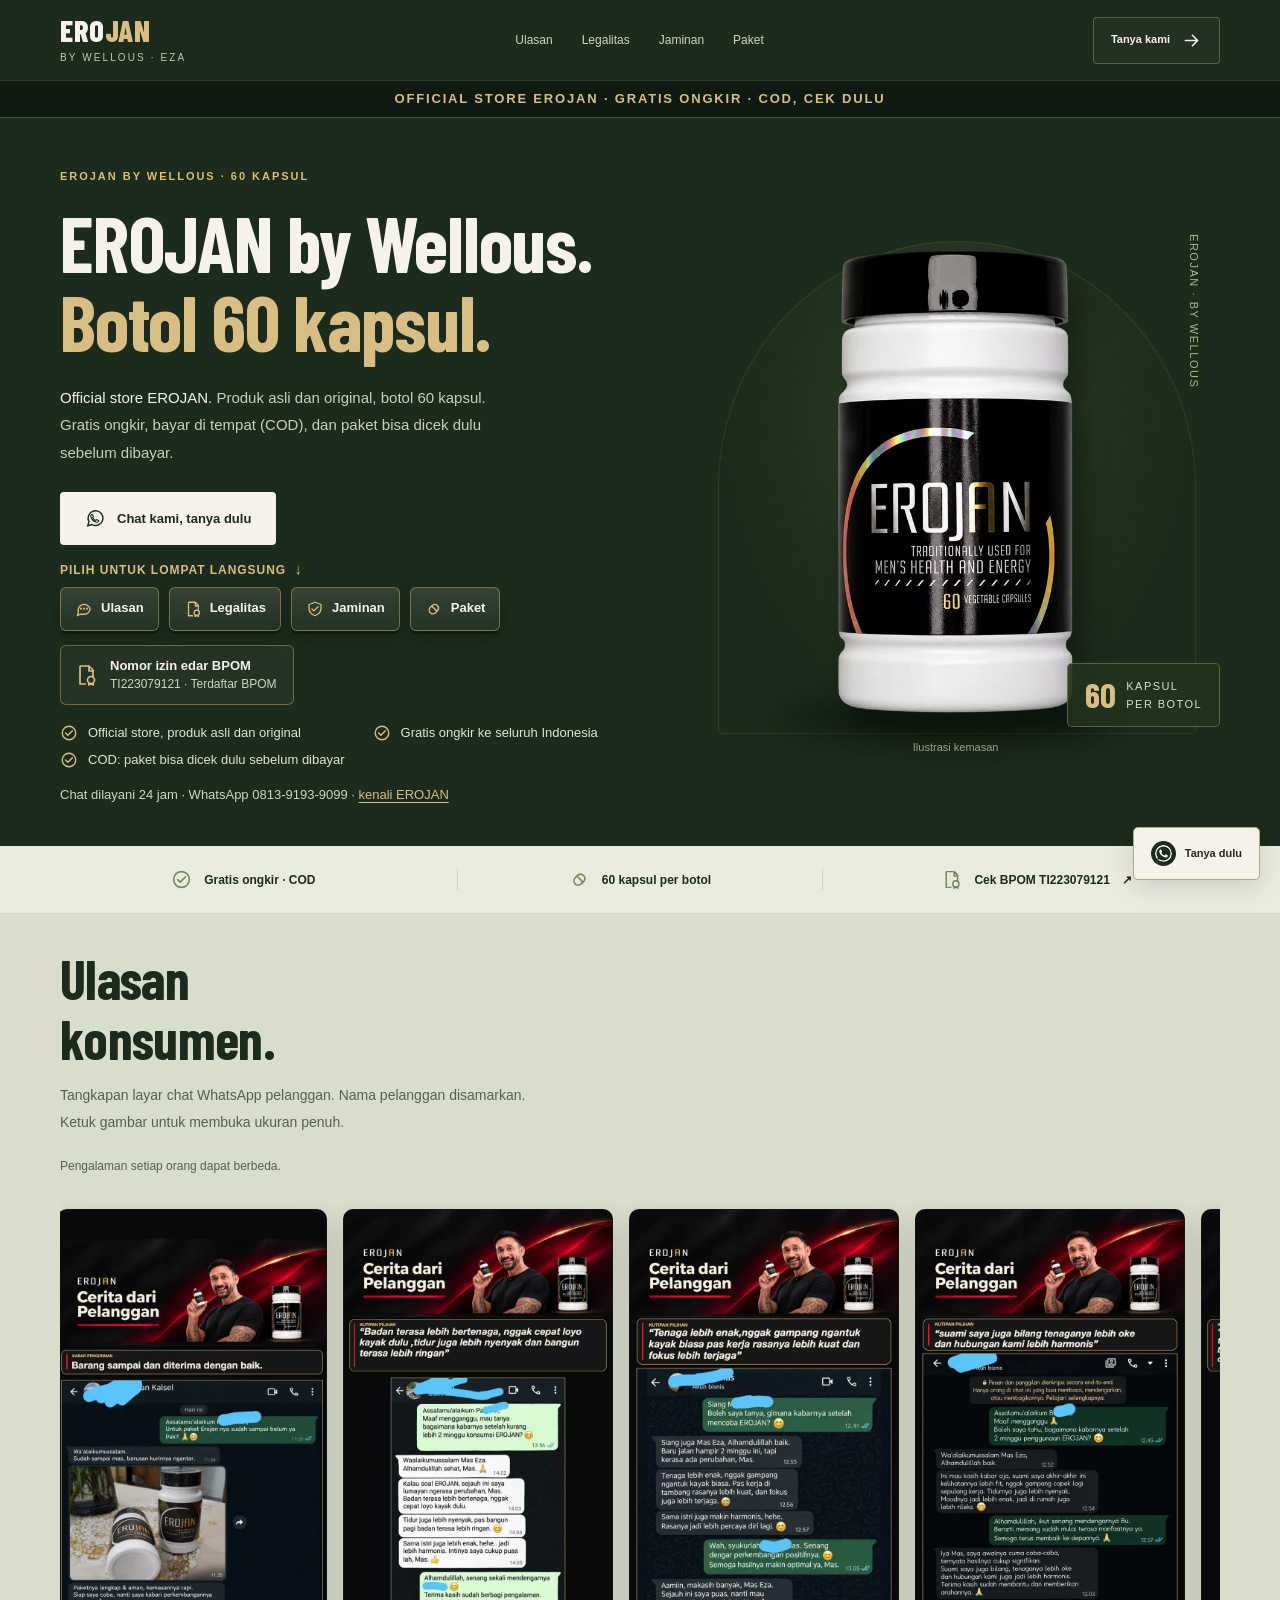
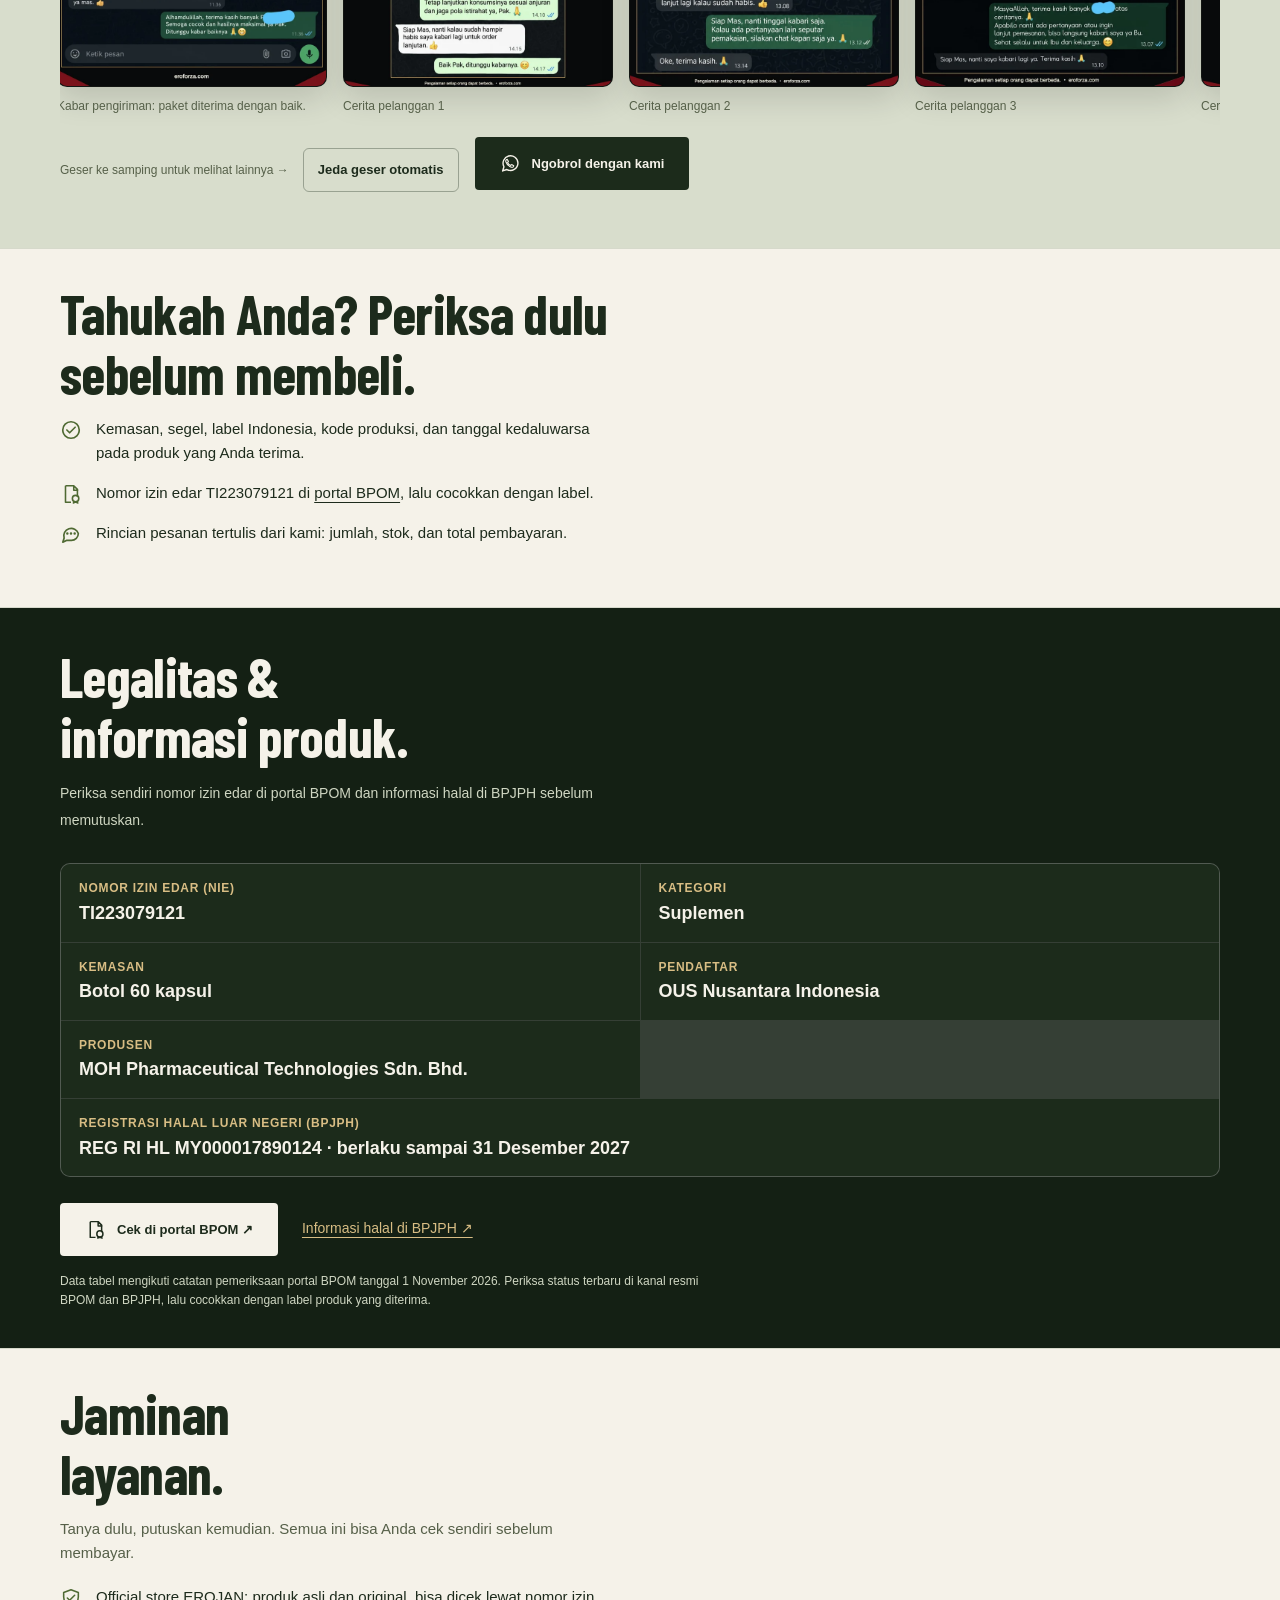
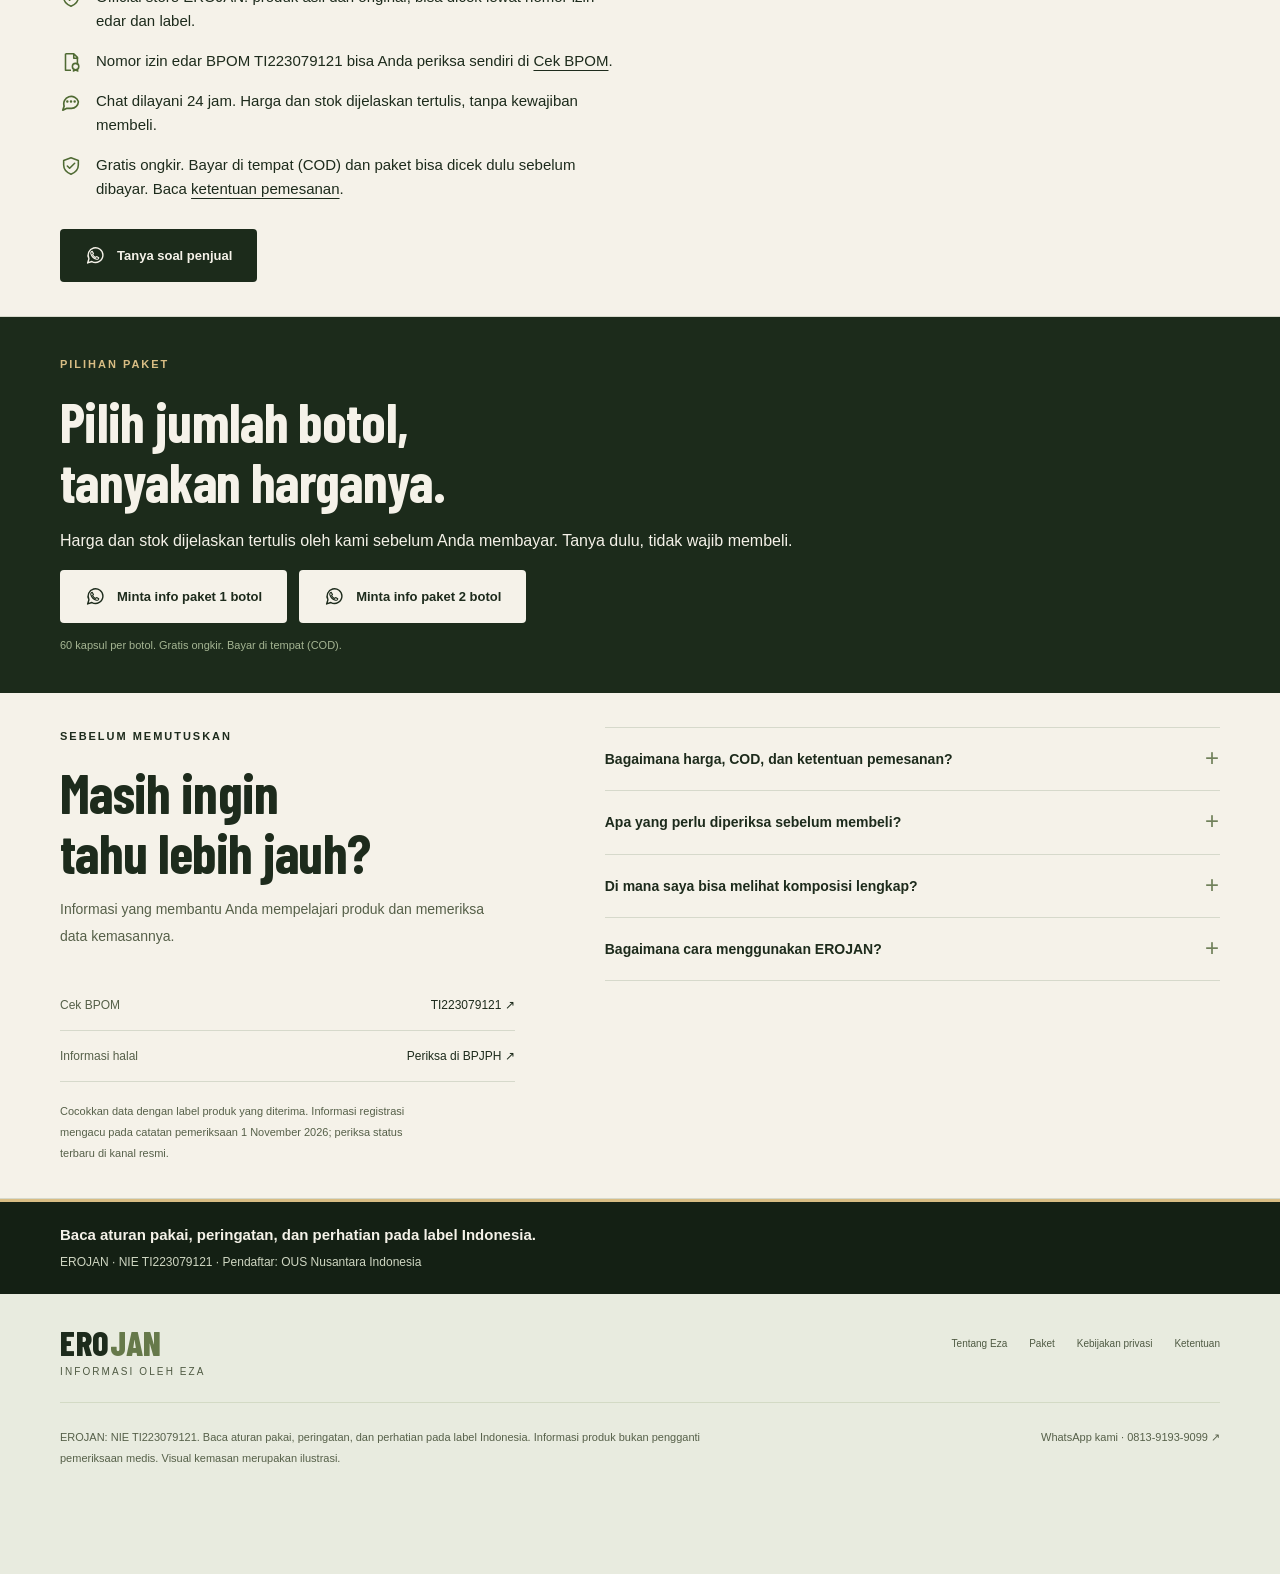
<file: erojan/2/index.html>
<!doctype html>
<html lang="id">
<head>
  <meta charset="utf-8">
  <meta name="viewport" content="width=device-width, initial-scale=1, viewport-fit=cover">
  <meta name="theme-color" content="#111410">
  <meta name="robots" content="noindex,nofollow">
  <title>EROJAN by Wellous | Informasi Produk &amp; Pemesanan</title>
  <meta name="description" content="Official store EROJAN by Wellous, produk asli dan original. Gratis ongkir, COD, paket bisa dicek dulu. Cek BPOM TI223079121.">
  <link rel="canonical" href="https://eroforza.com/erojan/2/">
  <link rel="icon" type="image/svg+xml" href="/favicon.svg">
  <meta property="og:type" content="product">
  <meta property="og:locale" content="id_ID">
  <meta property="og:site_name" content="EROJAN by Eza">
  <meta property="og:title" content="EROJAN by Wellous | Informasi Produk &amp; Pemesanan">
  <meta property="og:description" content="Official store EROJAN by Wellous, produk asli dan original. Gratis ongkir, COD, paket bisa dicek dulu. Cek BPOM TI223079121.">
  <meta property="og:url" content="https://eroforza.com/erojan/2/">
  <meta property="og:image" content="https://eroforza.com/assets/erojan-bottle.webp">
  <meta property="og:image:type" content="image/webp">
  <meta property="og:image:alt" content="Botol EROJAN by Wellous, 60 kapsul">
  <meta name="twitter:card" content="summary_large_image">
  <meta name="twitter:title" content="EROJAN by Wellous | Informasi Produk &amp; Pemesanan">
  <meta name="twitter:description" content="Official store EROJAN by Wellous, produk asli dan original. Gratis ongkir, COD, paket bisa dicek dulu. Cek BPOM TI223079121.">
  <meta name="twitter:image" content="https://eroforza.com/assets/erojan-bottle.webp">
  <meta name="google-site-verification" content="LZf1OjLO3q_eCAP7fV5XMHIH5XS_ttx4I5mtoyTkKA8" />
<link rel="stylesheet" href="/assets/redesign.css?v=20261110-conv14">
<style>.section{padding-block:34px}.sertifikat,.order-section{padding-block:38px}.kabar-head{margin-bottom:0}.kabar-track{margin-top:16px}.assurance.compact .assurance-grid{display:block}.assurance.compact .assurance-copy{max-width:760px}.section-title{margin-bottom:14px}</style>
<script src="/assets/redesign.js?v=20261125-wa1" defer></script>
<link rel="preconnect" href="https://www.googletagmanager.com" crossorigin><link rel="preconnect" href="https://www.google-analytics.com" crossorigin>
  <link rel="preload" as="font" type="font/woff2" href="/assets/barlow-condensed-800-latin.woff2" crossorigin><link rel="preload" as="font" type="font/woff2" href="/assets/barlow-condensed-700-latin.woff2" crossorigin>
  <link rel="preload" as="image" href="/assets/erojan-cutout-800.webp" imagesrcset="/assets/erojan-cutout-480.webp 480w, /assets/erojan-cutout-800.webp 800w, /assets/erojan-cutout-1200.webp 1200w" imagesizes="(max-width:720px) 70vw, 520px">
<script src="/assets/site-config.js?v=20261110-conv14" defer></script>
<script src="/assets/measurement-consent.js?v=20261110-conv14" defer></script><script src="/assets/wa-ref.js?v=20261112-wa3" defer></script><script src="/assets/tracking.js?v=20261113-ac3" defer></script><script src="/assets/adcuan.js?v=20261125-ac8" defer></script>
</head>
<body>
  <a class="skip-link" href="#konten">Lewati ke konten</a>
  <header class="site-header"><div class="wrap header-inner">
    <a class="brand" href="#atas" aria-label="EROJAN, kembali ke atas">ERO<span>JAN</span><small>BY WELLOUS · EZA</small></a>
    <nav class="main-nav" aria-label="Navigasi utama"><a href="#ulasan">Ulasan</a><a href="#sertifikat">Legalitas</a><a href="#kenapa-eza">Jaminan</a><a href="#paket">Paket</a></nav>
    <a class="button button-outline header-order" href="https://wa.me/6281391939099?text=Halo%2C%20saya%20mau%20tahu%20manfaat%20EROJAN%2060%20kapsul.%20Boleh%20sekalian%20info%20harga%3F">Tanya kami <svg class="icon" aria-hidden="true"><use href="/assets/erojan-icons.svg#arrow"></use></svg></a>
  </div></header>
  <p class="top-notice">Official Store EROJAN · Gratis ongkir · COD, cek dulu</p>
  <main id="konten">
    <section class="hero" id="atas" aria-labelledby="hero-heading"><div class="wrap hero-grid">
      <div class="hero-copy">
        <p class="kicker gold">EROJAN BY WELLOUS · 60 KAPSUL</p>
        <h1 id="hero-heading">EROJAN by Wellous.<br><em>Botol 60 kapsul.</em></h1>
        <p class="hero-intro"><strong>Official store EROJAN.</strong> Produk asli dan original, botol 60 kapsul. Gratis ongkir, bayar di tempat (COD), dan paket bisa dicek dulu sebelum dibayar.</p>


        <div class="hero-actions"><a class="button button-light" href="https://wa.me/6281391939099?text=Halo%2C%20saya%20mau%20tahu%20manfaat%20EROJAN%2060%20kapsul.%20Boleh%20sekalian%20info%20harga%3F"><svg class="icon" aria-hidden="true"><use href="/assets/erojan-icons.svg#chat-phone"></use></svg>Chat kami, tanya dulu</a></div>
        <p class="hero-jump-label" id="hero-jump-label">Pilih untuk lompat langsung <span class="hero-jump-arrow" aria-hidden="true">↓</span></p>
        <nav class="hero-jump" aria-labelledby="hero-jump-label"><a href="#ulasan"><svg class="icon" aria-hidden="true"><use href="/assets/erojan-icons.svg#chat"></use></svg><span>Ulasan</span></a><a href="#sertifikat"><svg class="icon" aria-hidden="true"><use href="/assets/erojan-icons.svg#certificate"></use></svg><span>Legalitas</span></a><a href="#kenapa-eza"><svg class="icon" aria-hidden="true"><use href="/assets/erojan-icons.svg#shield"></use></svg><span>Jaminan</span></a><a href="#paket"><svg class="icon" aria-hidden="true"><use href="/assets/erojan-icons.svg#capsule"></use></svg><span>Paket</span></a></nav>
        <div class="hero-proof"><svg class="icon" aria-hidden="true"><use href="/assets/erojan-icons.svg#certificate"></use></svg><span>Nomor izin edar BPOM<small>TI223079121 · Terdaftar BPOM</small></span></div>
        <ul class="hero-assure" aria-label="Keunggulan pemesanan"><li><svg class="icon" aria-hidden="true"><use href="/assets/erojan-icons.svg#check"></use></svg>Official store, produk asli dan original</li><li><svg class="icon" aria-hidden="true"><use href="/assets/erojan-icons.svg#check"></use></svg>Gratis ongkir ke seluruh Indonesia</li><li><svg class="icon" aria-hidden="true"><use href="/assets/erojan-icons.svg#check"></use></svg>COD: paket bisa dicek dulu sebelum dibayar</li></ul>
        <p class="hero-seller">Chat dilayani 24 jam · WhatsApp 0813-9193-9099 · <a href="/tentang.html">kenali EROJAN</a></p>
      </div>
      <figure class="hero-art"><span class="art-topline" aria-hidden="true">EROJAN · BY WELLOUS</span><img class="hero-bottle" src="/assets/erojan-cutout-800.webp" srcset="/assets/erojan-cutout-480.webp 480w, /assets/erojan-cutout-800.webp 800w, /assets/erojan-cutout-1200.webp 1200w" sizes="(max-width:720px) 70vw, 520px" width="1200" height="1310" alt="Ilustrasi kemasan botol EROJAN by Wellous" fetchpriority="high" decoding="async"><div class="art-seal"><strong>60</strong><span>KAPSUL<br>PER BOTOL</span></div><figcaption>Ilustrasi kemasan</figcaption></figure>
    </div></section>
    <section class="fact-bar" aria-label="Fakta singkat produk"><div class="wrap fact-grid"><div><svg class="icon" aria-hidden="true"><use href="/assets/erojan-icons.svg#check"></use></svg>Gratis ongkir · COD</div><div class="fact-middle"><svg class="icon" aria-hidden="true"><use href="/assets/erojan-icons.svg#capsule"></use></svg>60 kapsul per botol</div><a href="#legalitas"><svg class="icon" aria-hidden="true"><use href="/assets/erojan-icons.svg#certificate"></use></svg>Cek BPOM TI223079121 <span aria-hidden="true">↗</span></a></div></section>
    <section class="section kabar" id="ulasan" aria-labelledby="ulasan-heading"><div class="wrap"><div class="kabar-head"><h2 class="section-title" id="ulasan-heading">Ulasan<br>konsumen.</h2><p class="section-intro">Tangkapan layar chat WhatsApp pelanggan. Nama pelanggan disamarkan. Ketuk gambar untuk membuka ukuran penuh.</p><p class="video-personal-note">Pengalaman setiap orang dapat berbeda.</p></div><ul class="kabar-track" tabindex="0" aria-label="Tangkapan layar chat pelanggan, geser ke samping"><li><figure><a href="/assets/testimoni/pengiriman-03-1080.webp" target="_blank" rel="noopener noreferrer" aria-label="Buka tangkapan layar ukuran penuh"><img src="/assets/testimoni/pengiriman-03-720.webp" width="720" height="1280" alt="Tangkapan layar chat WhatsApp pelanggan EROJAN, kabar paket EROJAN sudah sampai" loading="lazy" decoding="async"></a><figcaption>Kabar pengiriman: paket diterima dengan baik.</figcaption></figure></li><li><figure><a href="/assets/testimoni/testimoni-06-1080.webp" target="_blank" rel="noopener noreferrer" aria-label="Buka tangkapan layar ukuran penuh"><img src="/assets/testimoni/testimoni-06-720.webp" width="720" height="1280" alt="Tangkapan layar chat WhatsApp pelanggan EROJAN, ulasan 1" loading="lazy" decoding="async"></a><figcaption>Cerita pelanggan 1</figcaption></figure></li><li><figure><a href="/assets/testimoni/testimoni-07-1080.webp" target="_blank" rel="noopener noreferrer" aria-label="Buka tangkapan layar ukuran penuh"><img src="/assets/testimoni/testimoni-07-720.webp" width="720" height="1280" alt="Tangkapan layar chat WhatsApp pelanggan EROJAN, ulasan 2" loading="lazy" decoding="async"></a><figcaption>Cerita pelanggan 2</figcaption></figure></li><li><figure><a href="/assets/testimoni/testimoni-01-1080.webp" target="_blank" rel="noopener noreferrer" aria-label="Buka tangkapan layar ukuran penuh"><img src="/assets/testimoni/testimoni-01-720.webp" width="720" height="1280" alt="Tangkapan layar chat WhatsApp pelanggan EROJAN, ulasan 3" loading="lazy" decoding="async"></a><figcaption>Cerita pelanggan 3</figcaption></figure></li><li><figure><a href="/assets/testimoni/testimoni-05-1080.webp" target="_blank" rel="noopener noreferrer" aria-label="Buka tangkapan layar ukuran penuh"><img src="/assets/testimoni/testimoni-05-720.webp" width="720" height="1280" alt="Tangkapan layar chat WhatsApp pelanggan EROJAN, ulasan 4" loading="lazy" decoding="async"></a><figcaption>Cerita pelanggan 4</figcaption></figure></li></ul><p class="kabar-hint" aria-hidden="true">Geser ke samping untuk melihat lainnya →</p><a class="button button-olive kabar-cta" href="https://wa.me/6281391939099?text=Halo%2C%20saya%20mau%20tahu%20manfaat%20EROJAN%2060%20kapsul.%20Boleh%20sekalian%20info%20harga%3F"><svg class="icon" aria-hidden="true"><use href="/assets/erojan-icons.svg#chat-phone"></use></svg>Ngobrol dengan kami</a></div></section>
    <section class="section" id="periksa" aria-labelledby="periksa-heading"><div class="wrap"><h2 class="section-title" id="periksa-heading">Tahukah Anda? Periksa dulu<br>sebelum membeli.</h2><ul class="assurance-list"><li><svg class="icon" aria-hidden="true"><use href="/assets/erojan-icons.svg#check"></use></svg><span>Kemasan, segel, label Indonesia, kode produksi, dan tanggal kedaluwarsa pada produk yang Anda terima.</span></li><li><svg class="icon" aria-hidden="true"><use href="/assets/erojan-icons.svg#certificate"></use></svg><span>Nomor izin edar TI223079121 di <a class="text-link" href="https://cekbpom.pom.go.id/all-produk?query=TI223079121" target="_blank" rel="noopener noreferrer">portal BPOM</a>, lalu cocokkan dengan label.</span></li><li><svg class="icon" aria-hidden="true"><use href="/assets/erojan-icons.svg#chat"></use></svg><span>Rincian pesanan tertulis dari kami: jumlah, stok, dan total pembayaran.</span></li></ul></div></section>
    <section class="section sertifikat" id="sertifikat" aria-labelledby="sertifikat-heading"><div class="wrap"><div class="sertifikat-head"><h2 class="section-title" id="sertifikat-heading">Legalitas &amp;<br>informasi produk.</h2><p class="section-intro">Periksa sendiri nomor izin edar di portal BPOM dan informasi halal di BPJPH sebelum memutuskan.</p></div><div class="sertifikat-grid"><dl class="sertifikat-data"><div><dt>Nomor izin edar (NIE)</dt><dd>TI223079121</dd></div><div><dt>Kategori</dt><dd>Suplemen</dd></div><div><dt>Kemasan</dt><dd>Botol 60 kapsul</dd></div><div><dt>Pendaftar</dt><dd>OUS Nusantara Indonesia</dd></div><div><dt>Produsen</dt><dd>MOH Pharmaceutical Technologies Sdn. Bhd.</dd></div><div><dt>Registrasi halal luar negeri (BPJPH)</dt><dd>REG RI HL MY000017890124 · berlaku sampai 31 Desember 2027</dd></div></dl></div><div class="sertifikat-actions"><a class="button button-light" href="https://cekbpom.pom.go.id/all-produk?query=TI223079121" target="_blank" rel="noopener noreferrer"><svg class="icon" aria-hidden="true"><use href="/assets/erojan-icons.svg#certificate"></use></svg>Cek di portal BPOM ↗</a><a class="text-link sertifikat-halal" href="https://bpjph.halal.go.id/cari/produk-halal-ln?produk=EROJAN" target="_blank" rel="noopener noreferrer">Informasi halal di BPJPH ↗</a></div><p class="sertifikat-note">Data tabel mengikuti catatan pemeriksaan portal BPOM tanggal 1 November 2026. Periksa status terbaru di kanal resmi BPOM dan BPJPH, lalu cocokkan dengan label produk yang diterima.</p></div></section>
    <section class="section assurance compact" id="kenapa-eza" aria-labelledby="assurance-heading"><div class="wrap assurance-grid"><div class="assurance-copy"><h2 class="section-title" id="assurance-heading">Jaminan<br>layanan.</h2><p class="assurance-lead">Tanya dulu, putuskan kemudian. Semua ini bisa Anda cek sendiri sebelum membayar.</p><ul class="assurance-list"><li><svg class="icon" aria-hidden="true"><use href="/assets/erojan-icons.svg#shield"></use></svg><span>Official store EROJAN: produk asli dan original, bisa dicek lewat nomor izin edar dan label.</span></li><li><svg class="icon" aria-hidden="true"><use href="/assets/erojan-icons.svg#certificate"></use></svg><span>Nomor izin edar BPOM TI223079121 bisa Anda periksa sendiri di <a class="text-link" href="https://cekbpom.pom.go.id/all-produk?query=TI223079121" target="_blank" rel="noopener noreferrer">Cek BPOM</a>.</span></li><li><svg class="icon" aria-hidden="true"><use href="/assets/erojan-icons.svg#chat"></use></svg><span>Chat dilayani 24 jam. Harga dan stok dijelaskan tertulis, tanpa kewajiban membeli.</span></li><li><svg class="icon" aria-hidden="true"><use href="/assets/erojan-icons.svg#shield"></use></svg><span>Gratis ongkir. Bayar di tempat (COD) dan paket bisa dicek dulu sebelum dibayar. Baca <a class="text-link" href="/ketentuan.html">ketentuan pemesanan</a>.</span></li></ul><a class="button button-olive" href="https://wa.me/6281391939099?text=Halo%2C%20saya%20mau%20tahu%20manfaat%20EROJAN%2060%20kapsul.%20Boleh%20sekalian%20info%20harga%3F"><svg class="icon" aria-hidden="true"><use href="/assets/erojan-icons.svg#chat-phone"></use></svg>Tanya soal penjual</a></div></div></section>
    <section class="section order-section" id="paket" aria-labelledby="paket-heading"><div class="wrap"><p class="kicker gold">PILIHAN PAKET</p><h2 class="section-title" id="paket-heading">Pilih jumlah botol,<br>tanyakan harganya.</h2><p>Harga dan stok dijelaskan tertulis oleh kami sebelum Anda membayar. Tanya dulu, tidak wajib membeli.</p><div class="hero-actions"><a class="button button-light" href="https://wa.me/6281391939099?text=Halo%2C%20saya%20mau%20tahu%20manfaat%20EROJAN%2060%20kapsul.%20Boleh%20sekalian%20info%20harga%3F"><svg class="icon" aria-hidden="true"><use href="/assets/erojan-icons.svg#chat-phone"></use></svg>Minta info paket 1 botol</a> <a class="button button-light" href="https://wa.me/6281391939099?text=Halo%2C%20saya%20mau%20tahu%20manfaat%20EROJAN%2060%20kapsul.%20Boleh%20sekalian%20info%20harga%3F"><svg class="icon" aria-hidden="true"><use href="/assets/erojan-icons.svg#chat-phone"></use></svg>Minta info paket 2 botol</a></div><p class="order-footnote">60 kapsul per botol. Gratis ongkir. Bayar di tempat (COD).</p></div></section>
    <section class="section" id="legalitas" aria-labelledby="faq-heading"><div class="wrap info-grid"><div><p class="kicker">SEBELUM MEMUTUSKAN</p><h2 class="section-title" id="faq-heading">Masih ingin<br>tahu lebih jauh?</h2><p class="section-intro">Informasi yang membantu Anda mempelajari produk dan memeriksa data kemasannya.</p><div class="registry-links"><a href="https://cekbpom.pom.go.id/all-produk?query=TI223079121" target="_blank" rel="noopener noreferrer"><span>Cek BPOM</span><strong>TI223079121 ↗</strong></a><a href="https://bpjph.halal.go.id/cari/produk-halal-ln?produk=EROJAN" target="_blank" rel="noopener noreferrer"><span>Informasi halal</span><strong>Periksa di BPJPH ↗</strong></a></div><p class="registry-caption">Cocokkan data dengan label produk yang diterima. Informasi registrasi mengacu pada catatan pemeriksaan 1 November 2026; periksa status terbaru di kanal resmi.</p></div><div class="faq-list" id="faq"><details id="ketentuan-pemesanan"><summary>Bagaimana harga, COD, dan ketentuan pemesanan?</summary><p>Hubungi kami melalui WhatsApp untuk informasi harga dan stok. Ongkir gratis, pembayaran bisa di tempat (COD), dan paket bisa dicek dulu sebelum dibayar. Pastikan rincian dan total pembayaran disepakati secara tertulis sebelum membayar. Baca <a class="text-link" href="/ketentuan.html">ketentuan lengkap</a>.</p></details><details><summary>Apa yang perlu diperiksa sebelum membeli?</summary><p>Periksa kemasan, segel, label, nomor izin edar, komposisi, kode produksi, serta kedaluwarsa. Cocokkan identitas produk dengan kanal resmi dan minta rincian pesanan tertulis dari kami.</p></details><details><summary>Di mana saya bisa melihat komposisi lengkap?</summary><p>Komposisi lengkap tercantum pada label kemasan dan pada data registrasi BPOM (lihat Cek BPOM). Cocokkan dengan label Indonesia pada kemasan yang Anda terima.</p></details><details><summary>Bagaimana cara menggunakan EROJAN?</summary><p>Ikuti aturan pakai pada label Indonesia. Jangan melebihi aturan pakai. Jika memiliki kondisi medis atau sedang menggunakan obat lain, tanyakan kepada dokter atau apoteker sebelum menggunakan produk.</p></details></div></div></section>
  <aside class="usage-notice" aria-label="Aturan pakai dan peringatan"><div class="wrap"><strong>Baca aturan pakai, peringatan, dan perhatian pada label Indonesia.</strong><span>EROJAN · NIE TI223079121 · Pendaftar: OUS Nusantara Indonesia</span></div></aside>
  </main>
  <footer class="footer" id="kontak-eza"><div class="wrap"><div class="footer-top"><a class="brand" href="#atas" aria-label="EROJAN kembali ke atas">ERO<span>JAN</span><small>INFORMASI OLEH EZA</small></a><nav class="footer-links" aria-label="Informasi pengelola"><a href="/tentang.html">Tentang Eza</a><a href="#paket">Paket</a><a href="/kebijakan-privasi.html">Kebijakan privasi</a><a href="/ketentuan.html">Ketentuan</a></nav></div><div class="footer-copy"><p>EROJAN: NIE TI223079121. Baca aturan pakai, peringatan, dan perhatian pada label Indonesia. Informasi produk bukan pengganti pemeriksaan medis. Visual kemasan merupakan ilustrasi.</p><a href="https://wa.me/6281391939099?text=Halo%2C%20saya%20mau%20tahu%20manfaat%20EROJAN%2060%20kapsul.%20Boleh%20sekalian%20info%20harga%3F">WhatsApp kami · 0813-9193-9099 ↗</a></div></div></footer>
  <a class="contact-float" id="waFloat" href="https://wa.me/6281391939099?text=Halo%2C%20saya%20mau%20tahu%20manfaat%20EROJAN%2060%20kapsul.%20Boleh%20sekalian%20info%20harga%3F"><img src="/assets/whatsapp.svg" width="21" height="21" alt="">Tanya dulu</a>
  <div class="mobile-order" aria-label="Informasi dan pemesanan WhatsApp"><span>Tanya EROJAN<small>Gratis ongkir · COD</small></span><a class="button button-olive" href="https://wa.me/6281391939099?text=Halo%2C%20saya%20mau%20tahu%20manfaat%20EROJAN%2060%20kapsul.%20Boleh%20sekalian%20info%20harga%3F">Tanya dulu <span aria-hidden="true">↗</span></a></div>
</body>
</html>
</file>
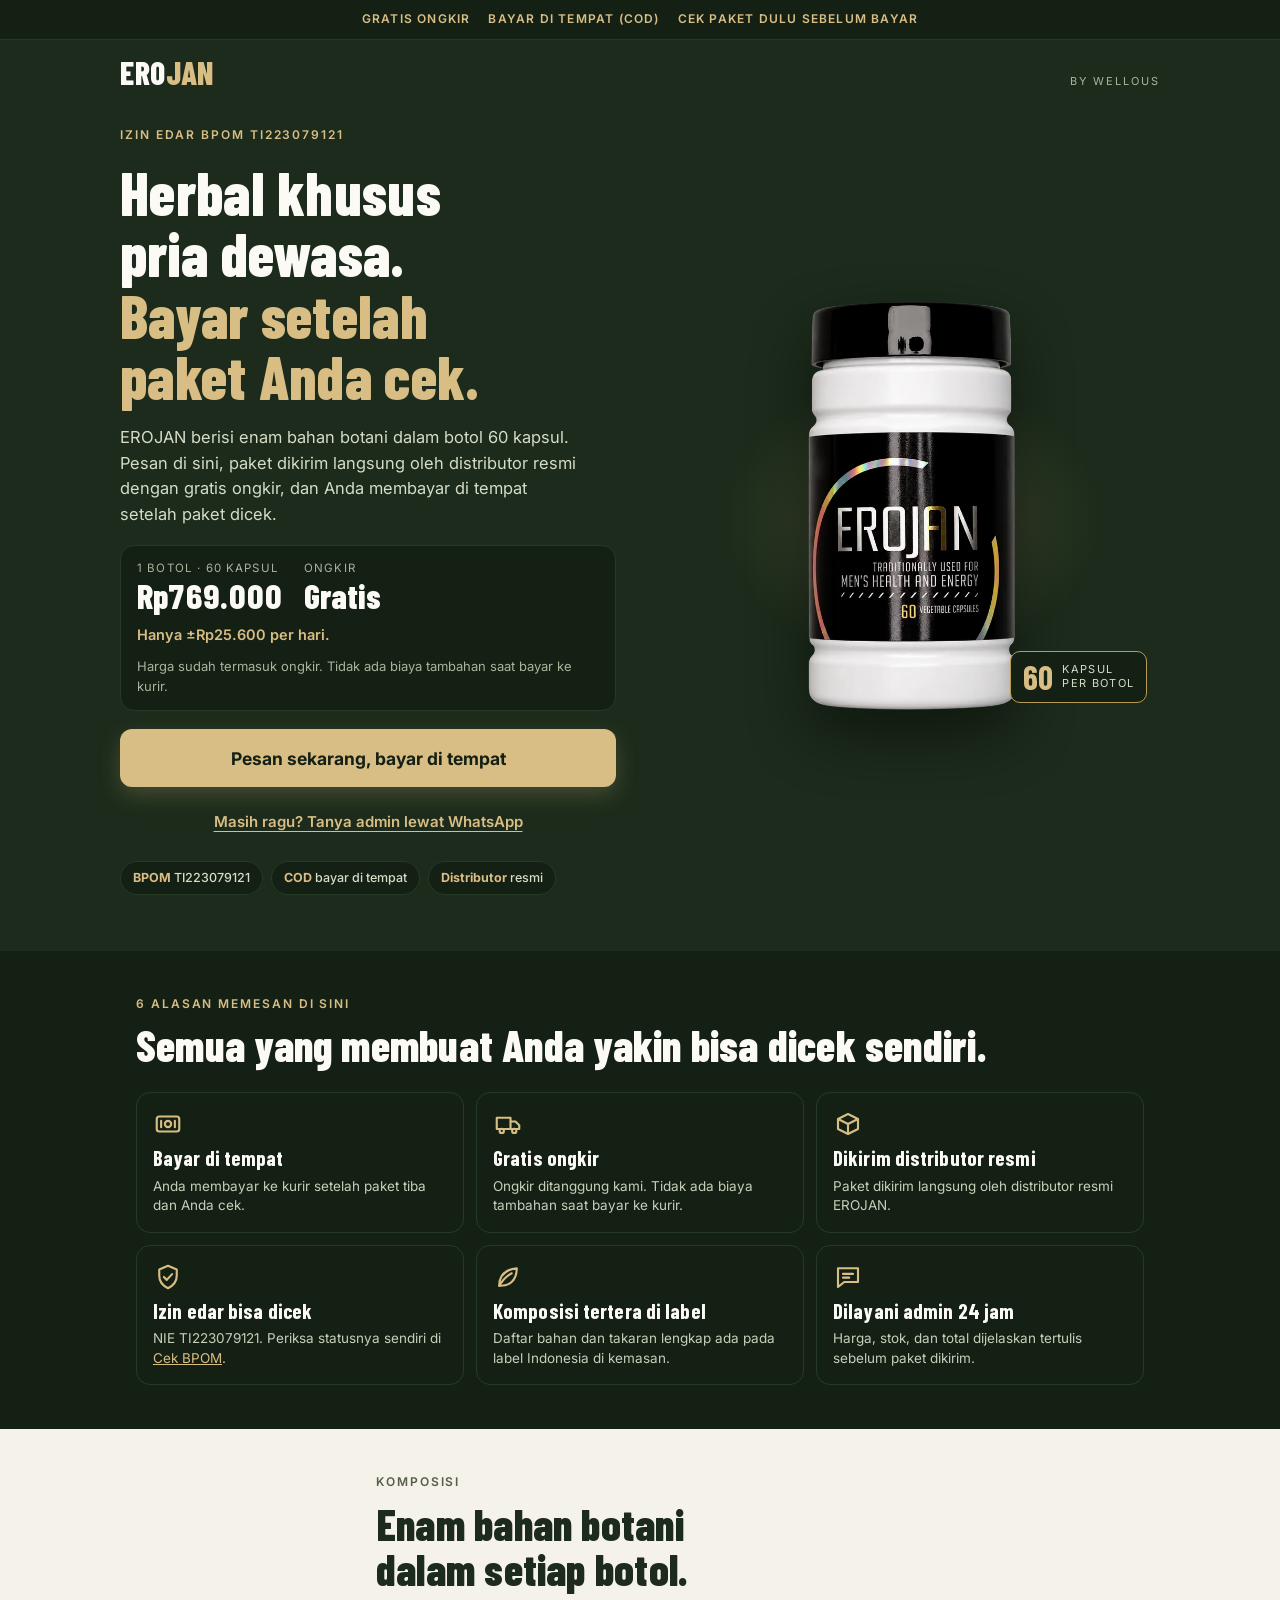
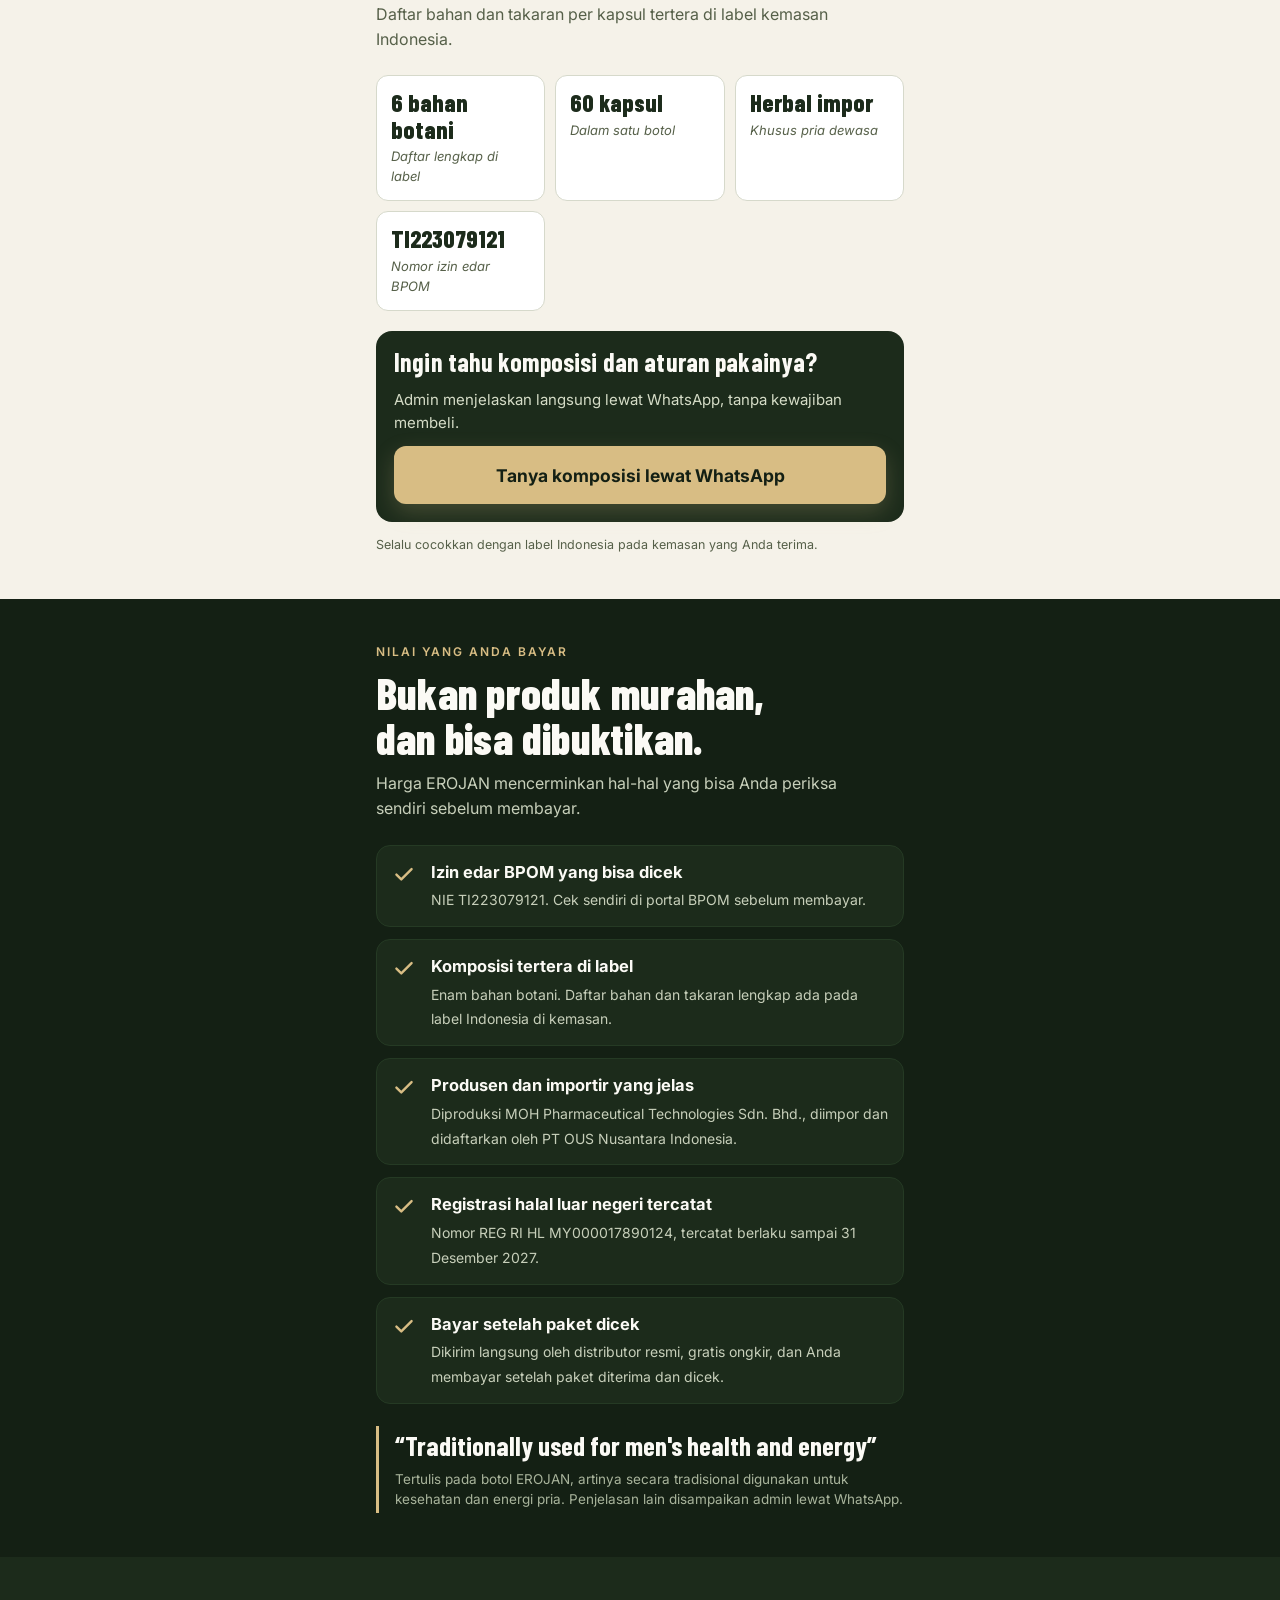
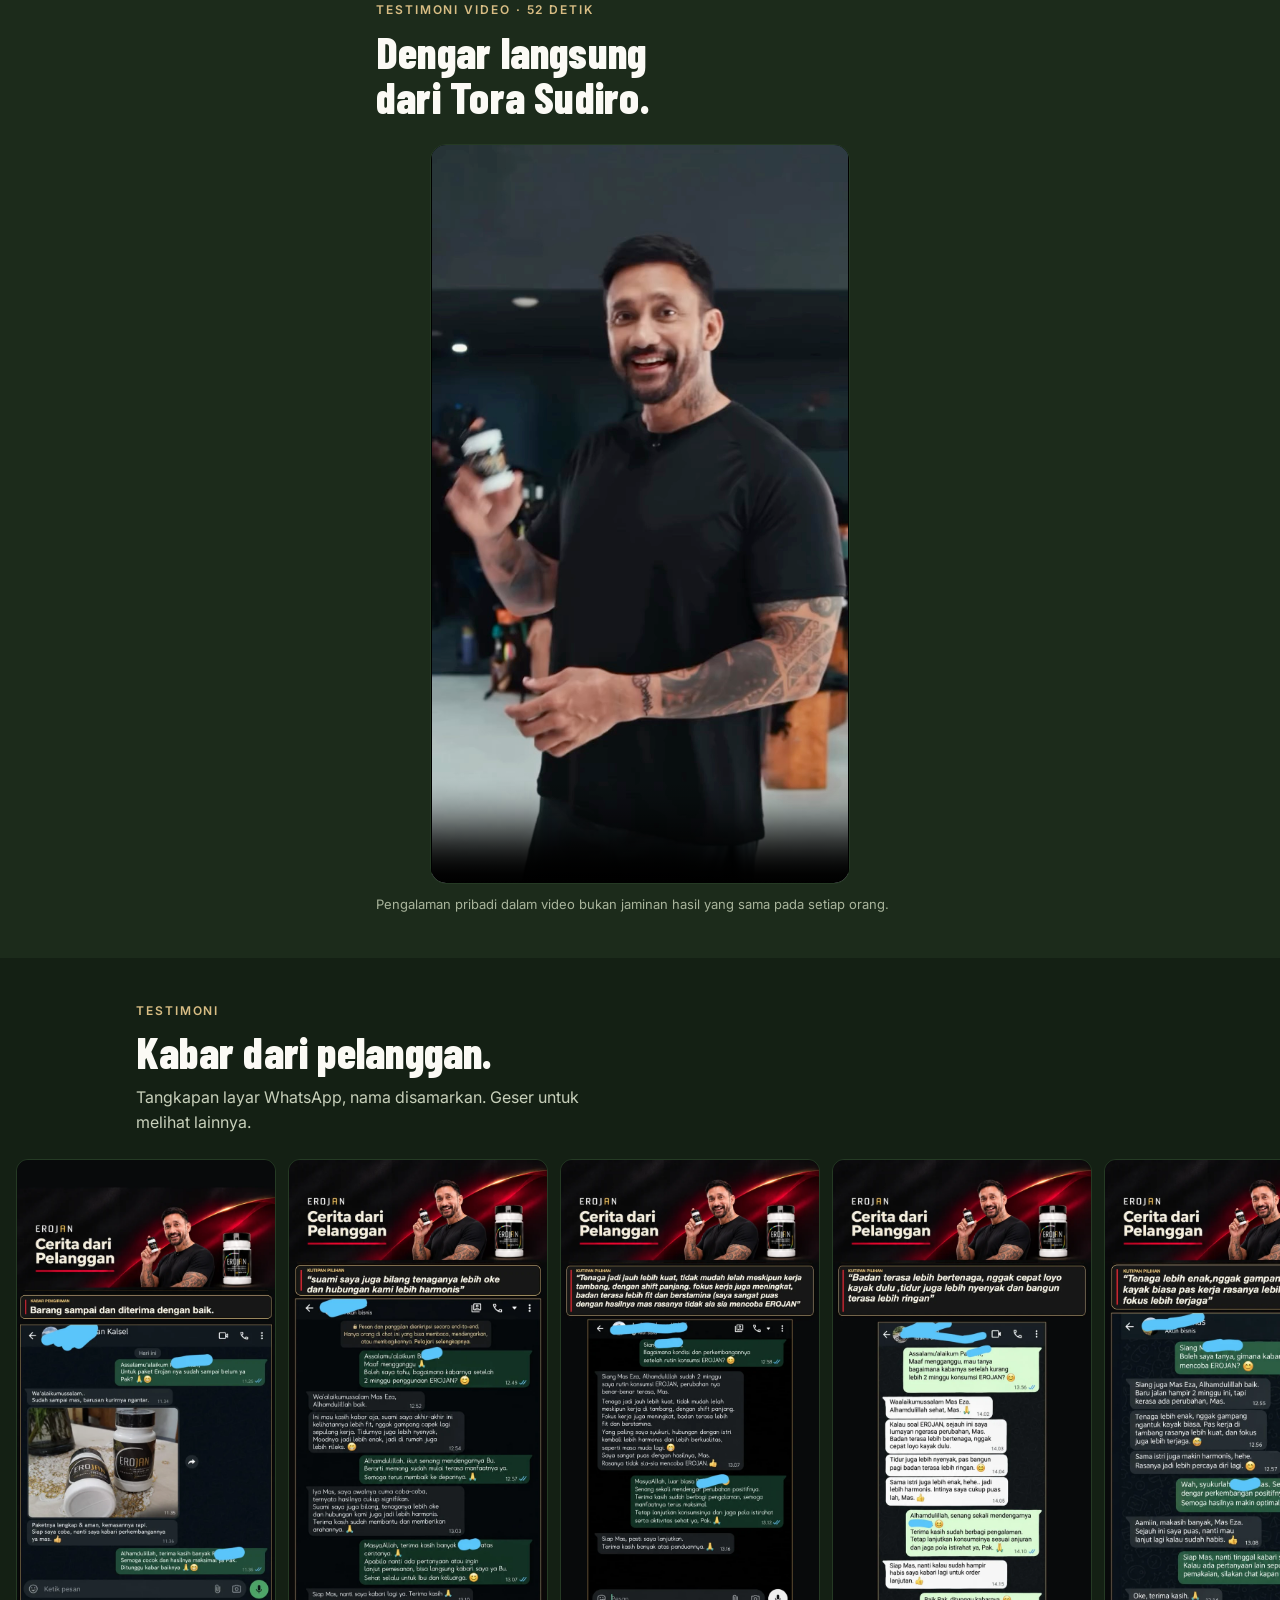
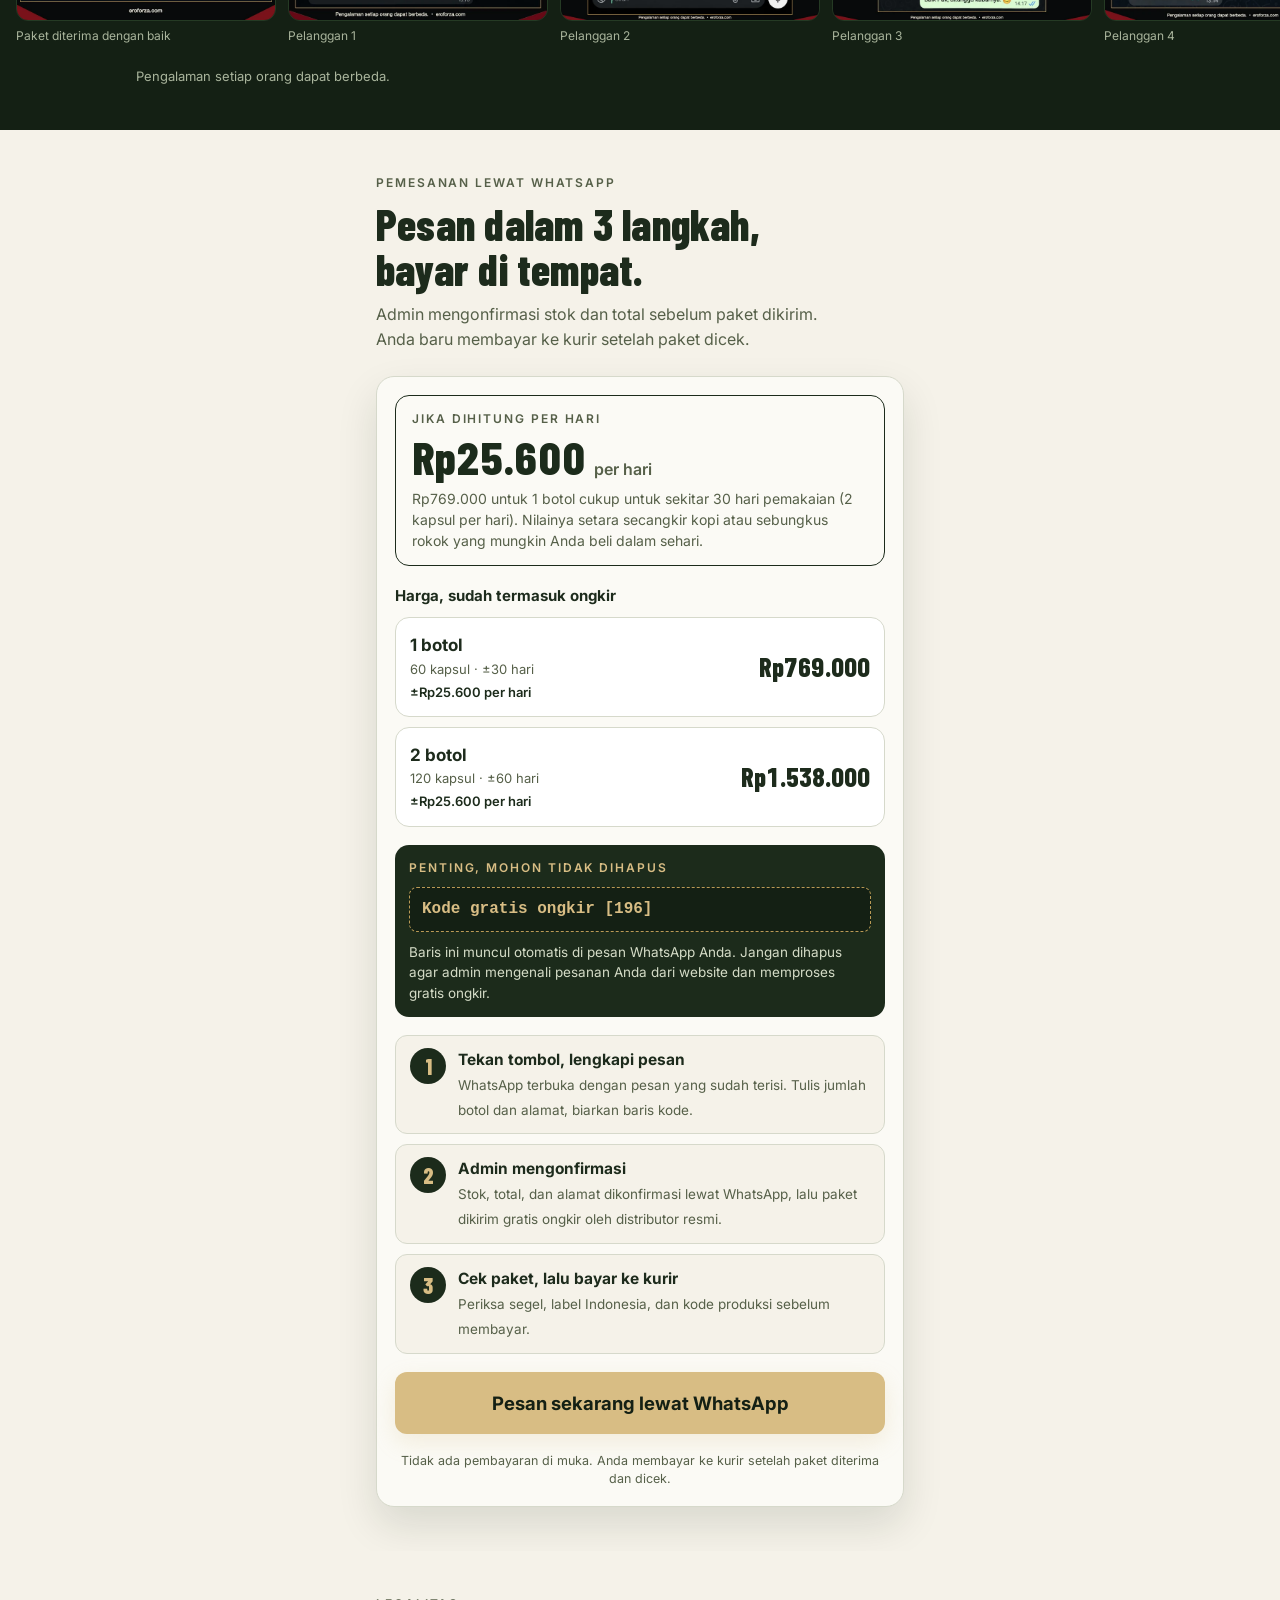
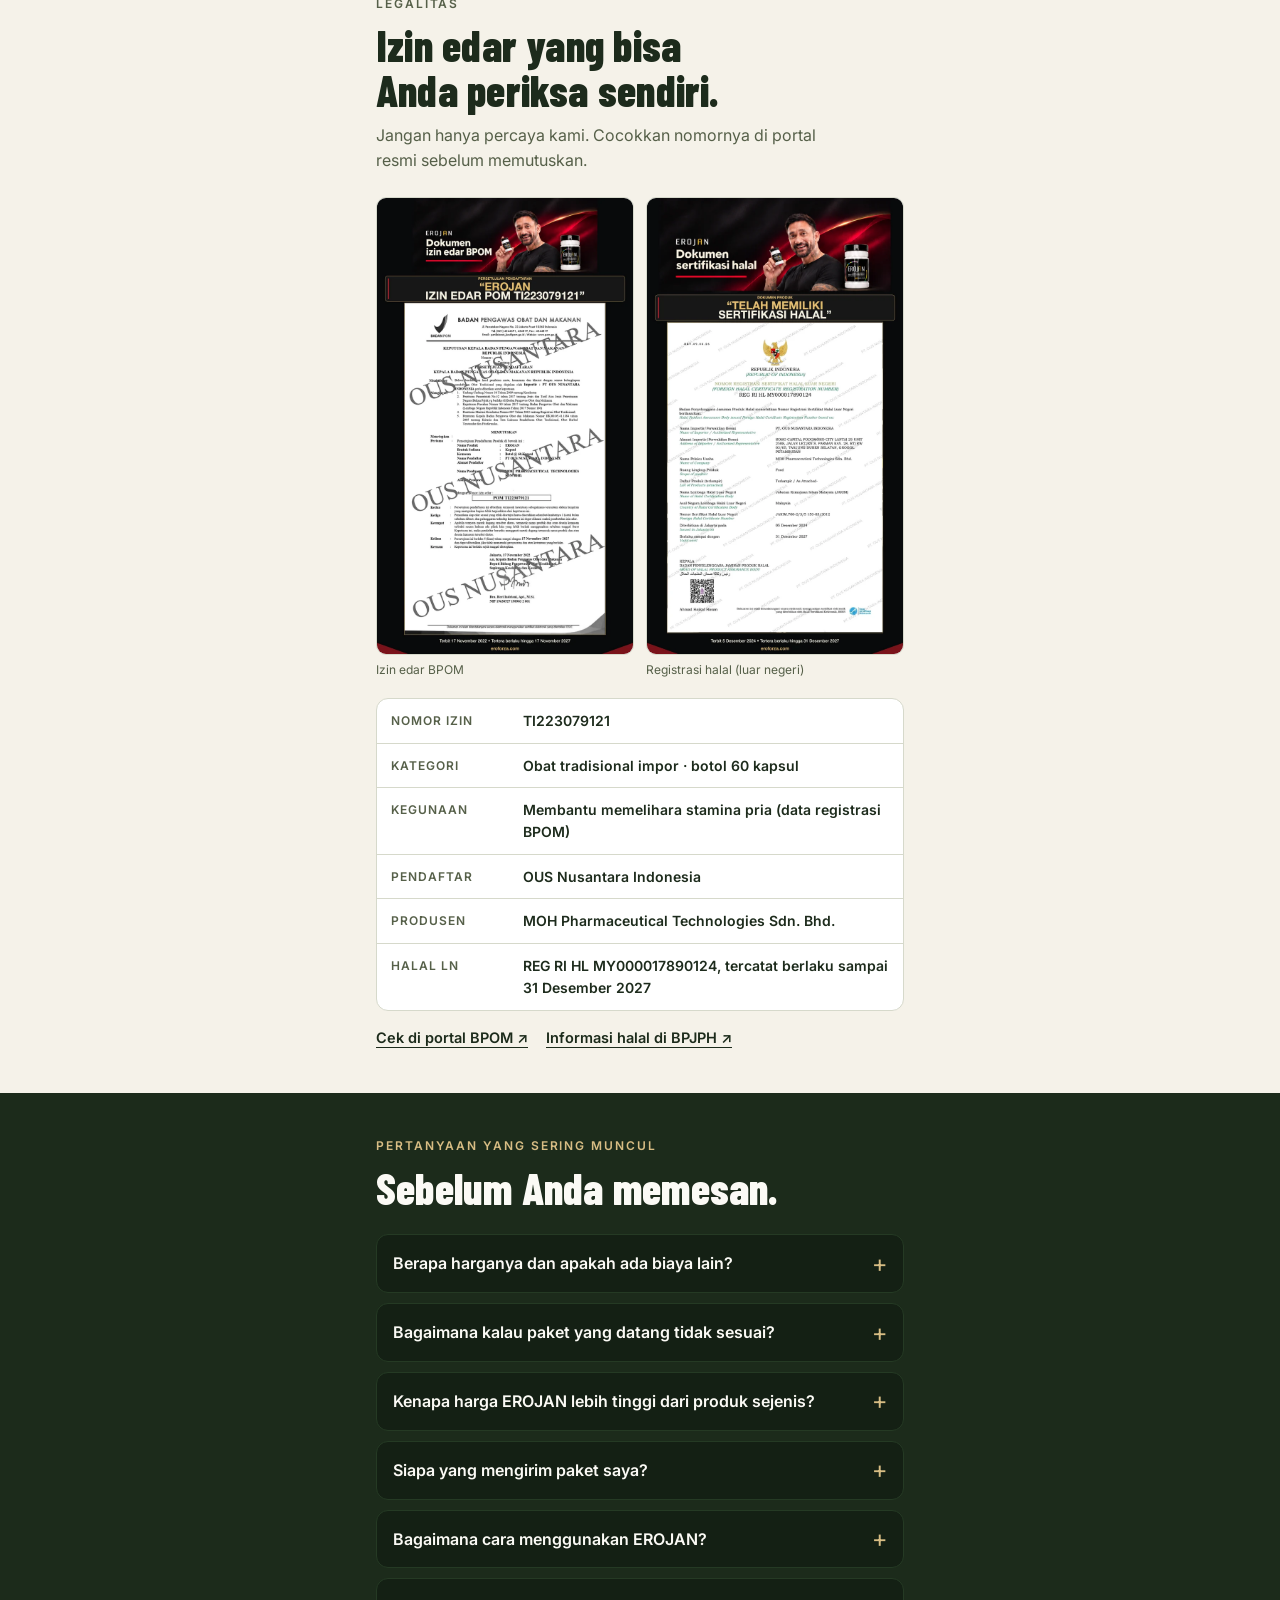
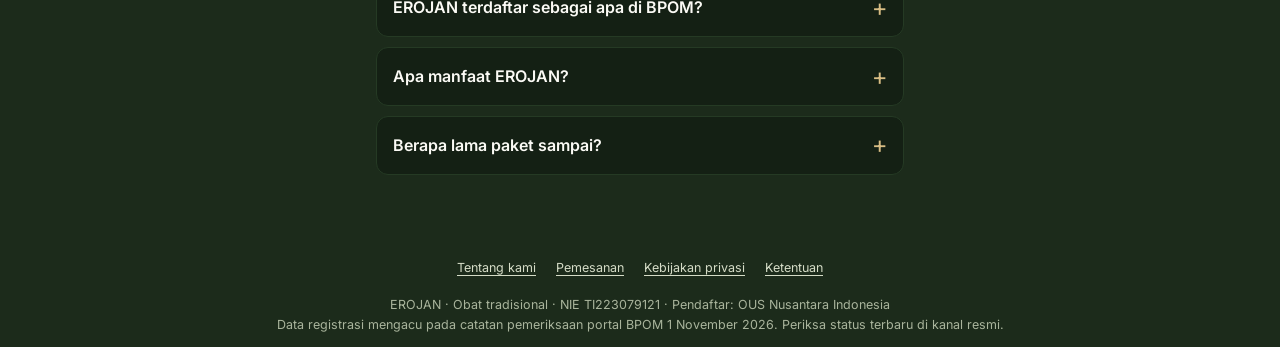
<file: erojan/3/index.html>
<!doctype html>
<html lang="id">
<head>
<meta charset="utf-8">
<meta name="viewport" content="width=device-width, initial-scale=1, viewport-fit=cover">
<meta name="theme-color" content="#142014">
<meta name="robots" content="noindex,nofollow">
<link rel="canonical" href="https://eroforza.com/erojan/3/">
<title>EROJAN by Wellous | Informasi Produk &amp; Pemesanan</title>
<meta name="description" content="EROJAN by Wellous, herbal khusus pria dewasa. NIE BPOM TI223079121. Kenali enam bahan botani, lihat testimoni, dan pesan lewat WhatsApp. Gratis ongkir, bayar di tempat.">
<link rel="icon" type="image/svg+xml" href="/favicon.svg">
<meta property="og:type" content="product">
<meta property="og:locale" content="id_ID">
<meta property="og:site_name" content="EROJAN by Eza">
<meta property="og:title" content="EROJAN by Wellous | Informasi Produk &amp; Pemesanan">
<meta property="og:description" content="EROJAN by Wellous, herbal khusus pria dewasa. NIE BPOM TI223079121. Kenali enam bahan botani, lihat testimoni, dan pesan lewat WhatsApp. Gratis ongkir, bayar di tempat.">
<meta property="og:image" content="https://eroforza.com/assets/erojan-bottle.webp">
<meta name="twitter:card" content="summary_large_image">
<link rel="preconnect" href="https://www.googletagmanager.com" crossorigin><link rel="preconnect" href="https://www.google-analytics.com" crossorigin>
<link rel="preconnect" href="https://fonts.googleapis.com"><link rel="preconnect" href="https://fonts.gstatic.com" crossorigin>
<link rel="stylesheet" href="https://fonts.googleapis.com/css2?family=Inter:wght@400;500;600;700&display=swap">
<link rel="preload" as="font" type="font/woff2" href="/assets/barlow-condensed-800-latin.woff2" crossorigin><link rel="preload" as="font" type="font/woff2" href="/assets/barlow-condensed-700-latin.woff2" crossorigin>
<link rel="preload" as="image" href="/assets/erojan-cutout-800.webp" imagesrcset="/assets/erojan-cutout-800.webp 800w, /assets/erojan-cutout-1200.webp 1200w" imagesizes="(min-width:860px) 420px, 78vw">
<style>
html{-webkit-text-size-adjust:100%}
body{margin:0}
img{max-width:100%}
[hidden]{display:none!important}
:root{padding-top:env(safe-area-inset-top,0px)}
@font-face{font-family:'Barlow Condensed';font-weight:700;font-style:normal;font-display:swap;src:url(/assets/barlow-condensed-700-latin.woff2) format('woff2')}
@font-face{font-family:'Barlow Condensed';font-weight:800;font-style:normal;font-display:swap;src:url(/assets/barlow-condensed-800-latin.woff2) format('woff2')}

/* Layout: kolom tunggal mobile-first. Urutan: harga + CTA -> jaminan -> bukti -> form pesan -> legalitas -> FAQ.
   Merek dipertahankan dari LP lama: hijau zaitun tua + emas + kertas krem. */
:root{
  --olive:#1c2b1b; --olive-deep:#142014; --olive-soft:#253a24;
  --gold:#d8bd84; --gold-deep:#b99a55;
  --paper:#f5f2e9; --ink:#1d2b1c; --muted:#566049; --line:#d6d9cb; --sage:#d8ddcc;
  --white:#fbfaf5; --err:#a8261d; --ok:#25613a;
  --f-display:'Barlow Condensed','Arial Narrow',Impact,sans-serif;
  --f-body:'Inter',system-ui,-apple-system,'Segoe UI',Roboto,sans-serif;
  color-scheme:light;
}
*{box-sizing:border-box}
html{scroll-behavior:smooth}
body{background:var(--olive);color:var(--white);font-family:var(--f-body);font-size:16px;line-height:1.55;
  padding-left:max(16px,env(safe-area-inset-left,0px));padding-right:max(16px,env(safe-area-inset-right,0px));
  padding-block:0 calc(88px + env(safe-area-inset-bottom,0px))}
@media (prefers-reduced-motion:reduce){html{scroll-behavior:auto}}
a{color:inherit}
.wrap{max-width:560px;margin-inline:auto}
.band{margin-inline:calc(-1 * max(16px,env(safe-area-inset-left,0px)))}
h1,h2,h3{font-family:var(--f-display);font-weight:800;line-height:1.02;margin:0;text-wrap:balance;letter-spacing:.005em}
h1{font-size:clamp(40px,11.5vw,60px)}
h2{font-size:clamp(32px,8.6vw,44px)}
h3{font-size:24px;font-weight:700}
p{margin:0}
.eyebrow{font-size:12px;font-weight:600;letter-spacing:.16em;text-transform:uppercase;color:var(--gold)}
:focus-visible{outline:3px solid var(--gold);outline-offset:3px;border-radius:6px}

/* strip atas */
.strip{background:var(--olive-deep);border-bottom:1px solid var(--olive-soft);color:var(--gold);font-size:12px;font-weight:600;
  letter-spacing:.1em;text-transform:uppercase;text-align:center;padding:10px 16px;display:flex;flex-wrap:wrap;justify-content:center;gap:4px 18px;
  padding-left:max(16px,env(safe-area-inset-left,0px));padding-right:max(16px,env(safe-area-inset-right,0px))}
.strip span{white-space:nowrap}
.pad{padding-inline:max(16px,env(safe-area-inset-left,0px))}
.hero-copy{display:grid;gap:18px;align-content:start}
header.top{display:flex;align-items:baseline;justify-content:space-between;padding-block:16px 6px}
.logo{font-family:var(--f-display);font-weight:800;font-size:32px;letter-spacing:.02em;line-height:1}
.logo b{color:var(--gold);font-weight:800}
.by{font-size:11px;letter-spacing:.18em;color:#a9b49c;text-transform:uppercase}

/* hero */
.hero{display:grid;gap:20px;padding-block:14px 34px}
.hero-img{position:relative;justify-self:center;width:min(78%,340px)}
.hero-img img{display:block;width:100%;height:auto;aspect-ratio:1200/1310;filter:drop-shadow(0 26px 30px rgba(0,0,0,.45))}
.hero-img::before{content:"";position:absolute;inset:6% -14% 2%;z-index:-1;border-radius:50%;
  background:radial-gradient(closest-side,rgba(216,189,132,.22),rgba(216,189,132,0) 70%)}
.badge{position:absolute;right:-6%;bottom:8%;background:var(--olive-deep);border:1px solid var(--gold-deep);border-radius:10px;
  padding:8px 12px;display:flex;gap:9px;align-items:center}
.badge strong{font-family:var(--f-display);font-size:34px;line-height:1;color:var(--gold)}
.badge span{font-size:11px;letter-spacing:.12em;text-transform:uppercase;line-height:1.25;color:#d5dcc7}
.hero h1 em{font-style:normal;color:var(--gold)}
.lead{color:#d5dcc7;font-size:16.5px;max-width:46ch}
.pricebox{background:var(--olive-deep);border:1px solid var(--olive-soft);border-radius:14px;padding:14px 16px;display:grid;gap:10px}
.pricerow{display:flex;flex-wrap:wrap;gap:6px 22px;align-items:baseline}
.pricerow div{display:flex;flex-direction:column}
.pricerow small{font-size:11.5px;letter-spacing:.1em;text-transform:uppercase;color:#a9b49c}
.pricerow b{font-family:var(--f-display);font-size:34px;font-weight:800;line-height:1.05;color:var(--white);font-variant-numeric:tabular-nums}
.pricebox .note{font-size:13px;color:#a9b49c}
.chips{display:flex;flex-wrap:wrap;gap:8px}
.chip{border:1px solid var(--olive-soft);background:var(--olive-deep);border-radius:999px;padding:6px 12px;font-size:12.5px;font-weight:500;color:#d5dcc7}
.chip b{color:var(--gold);font-weight:700}

/* buttons */
.btn{display:flex;align-items:center;justify-content:center;gap:10px;width:100%;min-height:58px;padding:14px 20px;border-radius:12px;
  border:0;cursor:pointer;font:700 17.5px/1.2 var(--f-body);text-decoration:none;text-align:center;transition:transform .12s ease,box-shadow .12s ease}
.btn:active{transform:translateY(1px)}
.btn-gold{background:var(--gold);color:var(--olive-deep);box-shadow:0 8px 22px rgba(216,189,132,.22)}
.btn-gold:hover{background:#e2c995}
.link-wa{display:inline-flex;gap:8px;align-items:center;min-height:44px;color:var(--gold);font-size:15px;font-weight:600;text-underline-offset:4px;justify-self:center}
.cta-stack{display:grid;gap:12px}

/* sections */
.sec{padding-block:44px}
.sec.paper{background:var(--paper);color:var(--ink)}
.sec.paper .eyebrow{color:var(--muted)}
.sec.dark2{background:var(--olive-deep)}
.sec-head{display:grid;gap:10px;margin-bottom:24px}
.sec-head p{color:#c7cfba;max-width:48ch}
.paper .sec-head p{color:var(--muted)}

/* jaminan */
.grid6{display:grid;grid-template-columns:1fr 1fr;gap:12px}
.g{background:var(--olive-deep);border:1px solid var(--olive-soft);border-radius:14px;padding:16px;display:grid;gap:8px;align-content:start}
.g svg{width:30px;height:30px;stroke:var(--gold);fill:none;stroke-width:1.7;stroke-linecap:round;stroke-linejoin:round}
.g h3{font-size:21px}
.g p{font-size:13.5px;color:#c7cfba;line-height:1.45}
.g a{color:var(--gold)}

/* video */
.video{border-radius:16px;overflow:hidden;background:#000;border:1px solid var(--olive-soft);max-width:420px;margin-inline:auto}
.video video{display:block;width:100%;height:auto;aspect-ratio:720/1280;max-height:82svh;background:#000;object-fit:contain}
.cap{font-size:13px;color:#a9b49c;margin-top:10px}

/* testimoni */
.rail{display:flex;gap:12px;overflow-x:auto;scroll-snap-type:x mandatory;padding-bottom:10px;
  padding-inline:max(16px,env(safe-area-inset-left,0px));scroll-padding-inline:max(16px,env(safe-area-inset-left,0px));scrollbar-width:thin}
.rail figure{margin:0;flex:0 0 min(70%,260px);scroll-snap-align:start}
.rail img{display:block;width:100%;height:auto;aspect-ratio:720/1280;border-radius:12px;border:1px solid var(--olive-soft);background:var(--olive-deep)}
.rail figcaption{font-size:12px;color:#a9b49c;margin-top:6px}

/* order */
.order-card{background:var(--white);border:1px solid var(--line);border-radius:18px;padding:18px;display:grid;gap:18px;box-shadow:0 18px 40px rgba(20,32,20,.12)}
.fine{font-size:12.5px;color:var(--muted);text-align:center;line-height:1.45}

/* bahan */
.ing{list-style:none;margin:0 0 20px;padding:0;display:grid;grid-template-columns:1fr 1fr;gap:10px}
.ing li{background:#fff;border:1px solid var(--line);border-radius:12px;padding:14px;display:grid;gap:3px;align-content:start;min-height:84px}
.ing b{font-family:var(--f-display);font-size:24px;font-weight:800;line-height:1.1;color:var(--olive)}
.ing i{font-size:13px;color:var(--muted)}
.cta-box{background:var(--olive);color:var(--white);border-radius:16px;padding:18px;display:grid;gap:12px}
.cta-box h3{font-size:26px}
.cta-box p{color:#d5dcc7;font-size:15px}
.src{font-size:12.5px;color:var(--muted);margin-top:14px;line-height:1.5}

/* pemesanan (tanpa form) */
.legend{font-weight:700;font-size:15px;margin-bottom:10px}
.pcards{display:grid;gap:10px}
.pcard{display:flex;justify-content:space-between;align-items:center;gap:12px;border:1.5px solid var(--line);border-radius:14px;padding:14px;background:#fff}
.pcard b{display:block;font-size:17px}
.pcard span{font-size:13px;color:var(--muted)}
.pcard>div{flex:1 1 auto;min-width:0}
.pcard span{display:block}
.pcard strong{font-family:var(--f-display);font-weight:800;font-size:26px;line-height:1;font-variant-numeric:tabular-nums;white-space:nowrap}
.codebox{background:var(--olive);color:var(--white);border-radius:14px;padding:14px;display:grid;gap:10px}
.sec.paper .codebox .eyebrow{color:var(--gold)}
.codebox code{display:block;font:600 16px/1.3 ui-monospace,SFMono-Regular,Menlo,Consolas,monospace;color:var(--gold);background:var(--olive-deep);border:1.5px dashed var(--gold-deep);border-radius:8px;padding:11px 12px;overflow-wrap:anywhere}
.codebox p{font-size:13.5px;color:#d5dcc7;line-height:1.5}
.how{list-style:none;margin:0;padding:0;display:grid;gap:10px;counter-reset:h}
.how li{display:grid;grid-template-columns:36px 1fr;gap:12px;align-items:start;background:var(--paper);border:1px solid var(--line);border-radius:12px;padding:12px 14px}
.how li::before{counter-increment:h;content:counter(h);font-family:var(--f-display);font-weight:800;font-size:22px;line-height:36px;text-align:center;width:36px;height:36px;border-radius:50%;background:var(--olive);color:var(--gold)}
.how b{display:block;font-size:15.5px}
.how span{font-size:13.5px;color:var(--muted)}
.btn-big{min-height:62px;font-size:18.5px}
.vlist{list-style:none;margin:0;padding:0;display:grid;gap:12px}
.vlist li{display:grid;grid-template-columns:28px 1fr;gap:12px;background:var(--olive);border:1px solid var(--olive-soft);border-radius:14px;padding:14px}
.vlist svg{width:26px;height:26px;stroke:var(--gold);fill:none;stroke-width:2.2;stroke-linecap:round;stroke-linejoin:round;margin-top:1px}
.vlist b{display:block;font-size:16.5px;margin-bottom:2px}
.vlist span{font-size:14px;color:#c7cfba;line-height:1.5}
.labelquote{margin:22px 0 0;padding:4px 0 4px 16px;border-left:3px solid var(--gold)}
.labelquote q{display:block;font-family:var(--f-display);font-weight:700;font-size:27px;line-height:1.15;color:var(--white)}
.labelquote small{display:block;margin-top:8px;color:#a9b49c;font-size:13.5px;line-height:1.5}
.perday{font-size:14.5px;font-weight:600;color:var(--gold)}
.daybox{background:var(--white);border:1.5px solid var(--olive);border-radius:14px;padding:14px 16px;display:grid;gap:6px}
.daybox .eyebrow{color:var(--muted)}
.dayline{display:flex;align-items:baseline;gap:8px}
.dayline strong{font-family:var(--f-display);font-weight:800;font-size:46px;line-height:1;color:var(--olive);font-variant-numeric:tabular-nums}
.dayline span{font-size:16px;font-weight:600;color:var(--muted)}
.daybox p{font-size:14px;color:var(--muted);line-height:1.5}
.pcard .pd{display:block;margin-top:3px;font-weight:600;color:var(--olive)}

/* legalitas */
.docs{display:grid;grid-template-columns:1fr 1fr;gap:12px;margin-bottom:18px}
.docs a{display:block}
.docs img{display:block;width:100%;height:auto;aspect-ratio:720/1280;object-fit:cover;object-position:top;border-radius:10px;border:1px solid var(--line);background:#fff}
.docs figcaption{font-size:12px;color:var(--muted);margin-top:6px}
.docs figure{margin:0}
dl.facts{display:grid;gap:0;margin:0;background:#fff;border:1px solid var(--line);border-radius:12px;overflow:hidden}
dl.facts div{display:grid;grid-template-columns:120px 1fr;gap:12px;padding:11px 14px;border-bottom:1px solid var(--line);font-size:14px}
dl.facts div:last-child{border-bottom:0}
dl.facts dt{color:var(--muted);font-weight:600;font-size:12px;letter-spacing:.08em;text-transform:uppercase;padding-top:2px}
dl.facts dd{margin:0;font-weight:600;overflow-wrap:anywhere}
.links{display:flex;flex-wrap:wrap;gap:10px 18px;margin-top:16px;font-weight:600;font-size:14.5px}
.links a{color:var(--olive);text-underline-offset:4px}

/* faq */
details{background:var(--olive-deep);border:1px solid var(--olive-soft);border-radius:12px;padding:0 16px}
details+details{margin-top:10px}
summary{cursor:pointer;list-style:none;font-weight:600;font-size:16px;padding:16px 28px 16px 0;position:relative}
summary::-webkit-details-marker{display:none}
summary::after{content:"+";position:absolute;right:0;top:50%;transform:translateY(-50%);font-size:24px;color:var(--gold);font-weight:400}
details[open] summary::after{content:"\2212"}
details p{padding:0 0 16px;color:#c7cfba;font-size:15px}

footer{padding-block:28px 12px;font-size:12.5px;color:#a9b49c;text-align:center;line-height:1.6}
.flinks{display:flex;flex-wrap:wrap;justify-content:center;gap:0 20px;margin-bottom:6px}
.flinks a{color:#d5dcc7;padding-block:11px;text-underline-offset:3px}

/* sticky bar */
.sticky{position:fixed;left:0;right:0;bottom:0;z-index:20;background:rgba(20,32,20,.96);backdrop-filter:blur(8px);border-top:1px solid var(--olive-soft);
  padding:10px max(16px,env(safe-area-inset-right,0px)) calc(10px + env(safe-area-inset-bottom,0px)) max(16px,env(safe-area-inset-left,0px));transition:transform .2s ease}
.sticky.off{transform:translateY(110%)}
.sticky .in{max-width:560px;margin-inline:auto;display:flex;align-items:center;gap:12px}
.sticky .p{display:grid;line-height:1.15;flex:0 0 auto}
.sticky .p small{font-size:11px;color:#a9b49c;letter-spacing:.06em;text-transform:uppercase}
.sticky .p b{font-family:var(--f-display);font-size:25px;font-weight:800;font-variant-numeric:tabular-nums}
.sticky .btn{min-height:50px;font-size:16px;padding:10px 14px;flex:1}

@media (min-width:860px){
  .wrap{max-width:1040px}
  .hero{grid-template-columns:1fr 1fr;align-items:center;gap:48px;padding-block:30px 56px}
  .hero-img{order:2;width:min(100%,420px)}
  .narrow{max-width:560px;margin-inline:auto}
  .grid6{grid-template-columns:repeat(3,1fr)}
  .ing{grid-template-columns:repeat(3,1fr)}
  .sticky{display:none}
  body{padding-bottom:0}
}
</style>
<!-- Skrip pengukuran dan AdCuan+ yang sama dengan LP lama (urutan dan versi disalin dari /erojan/1/). Jangan dihapus. -->
<script src="/assets/site-config.js?v=20261110-conv14" defer></script>
<script src="/assets/measurement-consent.js?v=20261110-conv14" defer></script><script src="/assets/wa-ref.js?v=20261112-wa3" defer></script><script src="/assets/tracking.js?v=20261113-ac3" defer></script><script src="/assets/adcuan.js?v=20261125-ac8" defer></script>
</head>
<body>
<div class="strip band"><span>Gratis ongkir</span><span>Bayar di tempat (COD)</span><span>Cek paket dulu sebelum bayar</span></div>

<div class="wrap">
  <header class="top">
    <div class="logo">ERO<b>JAN</b></div>
    <div class="by">by Wellous</div>
  </header>

  <section class="hero" aria-labelledby="h1">
    <div class="hero-img">
      <img src="/assets/erojan-cutout-1200.webp" srcset="/assets/erojan-cutout-800.webp 800w, /assets/erojan-cutout-1200.webp 1200w" sizes="(min-width:860px) 420px, 78vw" width="1200" height="1310" alt="Botol EROJAN isi 60 kapsul" fetchpriority="high">
      <div class="badge"><strong>60</strong><span>kapsul<br>per botol</span></div>
    </div>
    <div class="hero-copy">
      <div class="eyebrow">Izin edar BPOM TI223079121</div>
      <h1 id="h1">Herbal khusus pria dewasa. <em>Bayar setelah paket Anda cek.</em></h1>
      <p class="lead">EROJAN berisi enam bahan botani dalam botol 60 kapsul. Pesan di sini, paket dikirim langsung oleh distributor resmi dengan gratis ongkir, dan Anda membayar di tempat setelah paket dicek.</p>
      <div class="pricebox">
        <div class="pricerow" id="heroPrices"></div>
        <div class="perday" id="perDay"></div>
        <div class="note">Harga sudah termasuk ongkir. Tidak ada biaya tambahan saat bayar ke kurir.</div>
      </div>
      <div class="cta-stack">
        <a class="btn btn-gold" href="#pemesanan" data-track="hero_order">Pesan sekarang, bayar di tempat</a>
        <a class="link-wa" id="waAsk" href="https://wa.me/6281391939099?text=Kode%20gratis%20ongkir%20%5B196%5D%0A%0AHalo%2C%20saya%20tertarik%20dengan%20EROJAN%2060%20kapsul.%20Boleh%20dijelaskan%20cara%20pesan%20dan%20pengirimannya%3F%20Saya%20lihat%20dari%20website%20eroforza.com." target="_blank" rel="noopener" data-track="hero_wa">Masih ragu? Tanya admin lewat WhatsApp</a>
      </div>
      <div class="chips">
        <span class="chip"><b>BPOM</b> TI223079121</span>
        <span class="chip"><b>COD</b> bayar di tempat</span>
        <span class="chip"><b>Distributor</b> resmi</span>
      </div>
    </div>
  </section>
</div>

<section class="sec dark2 band" aria-labelledby="jam">
  <div class="wrap pad">
    <div class="sec-head"><div class="eyebrow">6 alasan memesan di sini</div><h2 id="jam">Semua yang membuat Anda yakin bisa dicek sendiri.</h2></div>
    <div class="grid6">
      <div class="g"><svg viewBox="0 0 24 24" aria-hidden="true"><rect x="3" y="6" width="18" height="12" rx="2"/><circle cx="12" cy="12" r="2.5"/><path d="M6.5 9.5v5M17.5 9.5v5"/></svg><h3>Bayar di tempat</h3><p>Anda membayar ke kurir setelah paket tiba dan Anda cek.</p></div>
      <div class="g"><svg viewBox="0 0 24 24" aria-hidden="true"><path d="M3 7h11v9H3zM14 10h4l3 3v3h-7"/><circle cx="7" cy="17.5" r="1.7"/><circle cx="17" cy="17.5" r="1.7"/></svg><h3>Gratis ongkir</h3><p>Ongkir ditanggung kami. Tidak ada biaya tambahan saat bayar ke kurir.</p></div>
      <div class="g"><svg viewBox="0 0 24 24" aria-hidden="true"><path d="M4 8l8-4 8 4v8l-8 4-8-4z"/><path d="M4 8l8 4 8-4M12 12v8"/></svg><h3>Dikirim distributor resmi</h3><p>Paket dikirim langsung oleh distributor resmi EROJAN.</p></div>
      <div class="g"><svg viewBox="0 0 24 24" aria-hidden="true"><path d="M12 3l7 3v5c0 4.5-3 8-7 10-4-2-7-5.5-7-10V6z"/><path d="M8.7 12l2.3 2.3 4.3-4.6"/></svg><h3>Izin edar bisa dicek</h3><p>NIE TI223079121. Periksa statusnya sendiri di <a href="https://cekbpom.pom.go.id/" target="_blank" rel="noopener">Cek BPOM</a>.</p></div>
      <div class="g"><svg viewBox="0 0 24 24" aria-hidden="true"><path d="M5 19c0-8 5-13 14-14 0 9-5 14-13 14"/><path d="M5 19c3-5 6-8 10-10"/></svg><h3>Komposisi tertera di label</h3><p>Daftar bahan dan takaran lengkap ada pada label Indonesia di kemasan.</p></div>
      <div class="g"><svg viewBox="0 0 24 24" aria-hidden="true"><path d="M4 5h16v11H9l-5 4z"/><path d="M8 9.5h8M8 12.5h5"/></svg><h3>Dilayani admin 24 jam</h3><p>Harga, stok, dan total dijelaskan tertulis sebelum paket dikirim.</p></div>
    </div>
  </div>
</section>

<section class="sec paper band" id="komposisi" aria-labelledby="bhn">
  <div class="wrap narrow pad">
    <div class="sec-head"><div class="eyebrow">Komposisi</div><h2 id="bhn">Enam bahan botani dalam setiap botol.</h2><p>Daftar bahan dan takaran per kapsul tertera di label kemasan Indonesia.</p></div>
    <ul class="ing">
      <li><b>6 bahan botani</b><i>Daftar lengkap di label</i></li>
      <li><b>60 kapsul</b><i>Dalam satu botol</i></li>
      <li><b>Herbal impor</b><i>Khusus pria dewasa</i></li>
      <li><b>TI223079121</b><i>Nomor izin edar BPOM</i></li>
    </ul>
    <div class="cta-box">
      <h3>Ingin tahu komposisi dan aturan pakainya?</h3>
      <p>Admin menjelaskan langsung lewat WhatsApp, tanpa kewajiban membeli.</p>
      <a class="btn btn-gold" id="waBenefit" href="https://wa.me/6281391939099?text=Kode%20gratis%20ongkir%20%5B196%5D%0A%0AHalo%2C%20saya%20mau%20tanya%20komposisi%20dan%20aturan%20pakai%20EROJAN.%20Saya%20lihat%20dari%20website%20eroforza.com." target="_blank" rel="noopener" data-track="benefit_wa">Tanya komposisi lewat WhatsApp</a>
    </div>
    <p class="src">Selalu cocokkan dengan label Indonesia pada kemasan yang Anda terima.</p>
  </div>
</section>

<section class="sec dark2 band" id="kenapa-eza" aria-labelledby="mhl">
  <div class="wrap narrow pad">
    <div class="sec-head"><div class="eyebrow">Nilai yang Anda bayar</div><h2 id="mhl">Bukan produk murahan, dan bisa dibuktikan.</h2><p>Harga EROJAN mencerminkan hal-hal yang bisa Anda periksa sendiri sebelum membayar.</p></div>
    <ul class="vlist">
      <li><svg viewBox="0 0 24 24" aria-hidden="true"><path d="M5 12.5l4.5 4.5L19 7.5"/></svg><div><b>Izin edar BPOM yang bisa dicek</b><span>NIE TI223079121. Cek sendiri di portal BPOM sebelum membayar.</span></div></li>
      <li><svg viewBox="0 0 24 24" aria-hidden="true"><path d="M5 12.5l4.5 4.5L19 7.5"/></svg><div><b>Komposisi tertera di label</b><span>Enam bahan botani. Daftar bahan dan takaran lengkap ada pada label Indonesia di kemasan.</span></div></li>
      <li><svg viewBox="0 0 24 24" aria-hidden="true"><path d="M5 12.5l4.5 4.5L19 7.5"/></svg><div><b>Produsen dan importir yang jelas</b><span>Diproduksi MOH Pharmaceutical Technologies Sdn. Bhd., diimpor dan didaftarkan oleh PT OUS Nusantara Indonesia.</span></div></li>
      <li><svg viewBox="0 0 24 24" aria-hidden="true"><path d="M5 12.5l4.5 4.5L19 7.5"/></svg><div><b>Registrasi halal luar negeri tercatat</b><span>Nomor REG RI HL MY000017890124, tercatat berlaku sampai 31 Desember 2027.</span></div></li>
      <li><svg viewBox="0 0 24 24" aria-hidden="true"><path d="M5 12.5l4.5 4.5L19 7.5"/></svg><div><b>Bayar setelah paket dicek</b><span>Dikirim langsung oleh distributor resmi, gratis ongkir, dan Anda membayar setelah paket diterima dan dicek.</span></div></li>
    </ul>
    <p class="labelquote"><q>Traditionally used for men's health and energy</q><small>Tertulis pada botol EROJAN, artinya secara tradisional digunakan untuk kesehatan dan energi pria. Penjelasan lain disampaikan admin lewat WhatsApp.</small></p>
  </div>
</section>

<section class="sec band" id="video" aria-labelledby="vid">
  <div class="wrap narrow pad">
    <div class="sec-head"><div class="eyebrow">Testimoni video · 52 detik</div><h2 id="vid">Dengar langsung dari Tora Sudiro.</h2></div>
    <div class="video">
      <video controls playsinline preload="none" poster="/assets/video/erojan-tora-sudiro.jpg" aria-label="Video testimoni Tora Sudiro tentang EROJAN">
        <source src="/assets/video/erojan-tora-sudiro.mp4" type="video/mp4">
      </video>
    </div>
    <p class="cap">Pengalaman pribadi dalam video bukan jaminan hasil yang sama pada setiap orang.</p>
  </div>
</section>

<section class="sec dark2 band" aria-labelledby="tes">
  <div class="wrap pad">
    <div class="sec-head"><div class="eyebrow">Testimoni</div><h2 id="tes">Kabar dari pelanggan.</h2><p>Tangkapan layar WhatsApp, nama disamarkan. Geser untuk melihat lainnya.</p></div>
  </div>
  <div class="rail" tabindex="0" aria-label="Testimoni pelanggan, geser ke samping">
    <figure><img loading="lazy" src="/assets/testimoni/pengiriman-03-720.webp" alt="Chat pelanggan: paket diterima dengan baik"><figcaption>Paket diterima dengan baik</figcaption></figure>
    <figure><img loading="lazy" src="/assets/testimoni/testimoni-01-720.webp" alt="Chat WhatsApp pelanggan 1"><figcaption>Pelanggan 1</figcaption></figure>
    <figure><img loading="lazy" src="/assets/testimoni/testimoni-05-720.webp" alt="Chat WhatsApp pelanggan 2"><figcaption>Pelanggan 2</figcaption></figure>
    <figure><img loading="lazy" src="/assets/testimoni/testimoni-06-720.webp" alt="Chat WhatsApp pelanggan 3"><figcaption>Pelanggan 3</figcaption></figure>
    <figure><img loading="lazy" src="/assets/testimoni/testimoni-07-720.webp" alt="Chat WhatsApp pelanggan 4"><figcaption>Pelanggan 4</figcaption></figure>
  </div>
  <div class="wrap pad"><p class="cap">Pengalaman setiap orang dapat berbeda.</p></div>
</section>

<section class="sec paper band" id="pemesanan" aria-labelledby="psn" style="scroll-margin-top:8px">
  <div class="wrap narrow pad">
    <div class="sec-head"><div class="eyebrow">Pemesanan lewat WhatsApp</div><h2 id="psn">Pesan dalam 3 langkah, bayar di tempat.</h2><p>Admin mengonfirmasi stok dan total sebelum paket dikirim. Anda baru membayar ke kurir setelah paket dicek.</p></div>
    <div class="order-card">
      <div class="daybox">
        <div class="eyebrow">Jika dihitung per hari</div>
        <div class="dayline"><strong id="dayPrice">-</strong><span>per hari</span></div>
        <p id="dayText"></p>
      </div>
      <div><div class="legend">Harga, sudah termasuk ongkir</div><div id="packs" class="pcards"></div></div>
      <div class="codebox">
        <div class="eyebrow">Penting, mohon tidak dihapus</div>
        <code id="codeLine">Kode gratis ongkir [196]</code>
        <p>Baris ini muncul otomatis di pesan WhatsApp Anda. Jangan dihapus agar admin mengenali pesanan Anda dari website dan memproses gratis ongkir.</p>
      </div>
      <ol class="how">
        <li><div><b>Tekan tombol, lengkapi pesan</b><span>WhatsApp terbuka dengan pesan yang sudah terisi. Tulis jumlah botol dan alamat, biarkan baris kode.</span></div></li>
        <li><div><b>Admin mengonfirmasi</b><span>Stok, total, dan alamat dikonfirmasi lewat WhatsApp, lalu paket dikirim gratis ongkir oleh distributor resmi.</span></div></li>
        <li><div><b>Cek paket, lalu bayar ke kurir</b><span>Periksa segel, label Indonesia, dan kode produksi sebelum membayar.</span></div></li>
      </ol>
      <a class="btn btn-gold btn-big" id="waOrder" href="https://wa.me/6281391939099?text=Kode%20gratis%20ongkir%20%5B196%5D%0A%0AHalo%2C%20saya%20mau%20pesan%20EROJAN.%0AJumlah%20botol%3A%20%0A%0AAlamat%20pengiriman%20saya%3A%20%0A%0A%28Mohon%20jangan%20hapus%20baris%20%22Kode%20gratis%20ongkir%22%20di%20atas%20ya%29" target="_blank" rel="noopener">Pesan sekarang lewat WhatsApp</a>
      <p class="fine">Tidak ada pembayaran di muka. Anda membayar ke kurir setelah paket diterima dan dicek.</p>
    </div>
  </div>
</section>

<section class="sec paper band" aria-labelledby="leg">
  <div class="wrap narrow pad">
    <div class="sec-head"><div class="eyebrow">Legalitas</div><h2 id="leg">Izin edar yang bisa Anda periksa sendiri.</h2><p>Jangan hanya percaya kami. Cocokkan nomornya di portal resmi sebelum memutuskan.</p></div>
    <div class="docs">
      <figure><a href="/assets/sertifikat/izin-edar-bpom-720.webp" target="_blank" rel="noopener"><img loading="lazy" src="/assets/sertifikat/izin-edar-bpom-720.webp" alt="Dokumen persetujuan izin edar BPOM EROJAN"></a><figcaption>Izin edar BPOM</figcaption></figure>
      <figure><a href="/assets/sertifikat/halal-registrasi-720.webp" target="_blank" rel="noopener"><img loading="lazy" src="/assets/sertifikat/halal-registrasi-720.webp" alt="Dokumen registrasi halal luar negeri EROJAN"></a><figcaption>Registrasi halal (luar negeri)</figcaption></figure>
    </div>
    <dl class="facts">
      <div><dt>Nomor izin</dt><dd>TI223079121</dd></div>
      <div><dt>Kategori</dt><dd>Obat tradisional impor · botol 60 kapsul</dd></div>
      <div><dt>Kegunaan</dt><dd>Membantu memelihara stamina pria (data registrasi BPOM)</dd></div>
      <div><dt>Pendaftar</dt><dd>OUS Nusantara Indonesia</dd></div>
      <div><dt>Produsen</dt><dd>MOH Pharmaceutical Technologies Sdn. Bhd.</dd></div>
      <div><dt>Halal LN</dt><dd>REG RI HL MY000017890124, tercatat berlaku sampai 31 Desember 2027</dd></div>
    </dl>
    <div class="links"><a href="https://cekbpom.pom.go.id/" target="_blank" rel="noopener">Cek di portal BPOM ↗</a><a href="https://bpjph.halal.go.id/" target="_blank" rel="noopener">Informasi halal di BPJPH ↗</a></div>
  </div>
</section>

<section class="sec band" aria-labelledby="faq">
  <div class="wrap narrow pad">
    <div class="sec-head"><div class="eyebrow">Pertanyaan yang sering muncul</div><h2 id="faq">Sebelum Anda memesan.</h2></div>
    <details><summary>Berapa harganya dan apakah ada biaya lain?</summary><p>Harga tertera di halaman ini sudah termasuk ongkir. Anda membayar sesuai total yang dikonfirmasi admin kepada kurir saat paket diterima. Admin mengonfirmasi total tertulis sebelum paket dikirim.</p></details>
    <details><summary>Bagaimana kalau paket yang datang tidak sesuai?</summary><p>Anda boleh mengecek paket sebelum membayar. Periksa segel, label Indonesia, nomor izin edar TI223079121, kode produksi, dan tanggal kedaluwarsa. Bila tidak cocok, jangan bayar dan hubungi admin.</p></details>
    <details><summary>Kenapa harga EROJAN lebih tinggi dari produk sejenis?</summary><p>Karena yang Anda bayar adalah produk impor dengan izin edar BPOM yang bisa dicek, komposisi yang tertera di label, produsen dan importir yang tercantum, serta pengiriman gratis dengan sistem bayar di tempat. Produk yang jauh lebih murah belum tentu bisa diperiksa izin edar dan komposisinya, jadi cek dulu nomor izin sebelum membeli produk apa pun.</p></details>
    <details><summary>Siapa yang mengirim paket saya?</summary><p>Paket dikirim langsung oleh distributor resmi EROJAN. Ongkir gratis, dan Anda membayar di tempat setelah paket dicek.</p></details>
    <details><summary>Bagaimana cara menggunakan EROJAN?</summary><p>Ikuti aturan pakai, peringatan, dan perhatian pada label Indonesia di kemasan. Bila Anda memiliki kondisi medis atau rutin mengonsumsi obat, konsultasikan dulu dengan dokter atau apoteker.</p></details>
    <details><summary>EROJAN terdaftar sebagai apa di BPOM?</summary><p>Sebagai obat tradisional impor dengan nomor izin edar TI223079121, berisi enam bahan botani. Hasil pada setiap orang dapat berbeda, dan EROJAN tidak menggantikan pemeriksaan atau pengobatan dokter.</p></details>
    <details><summary>Apa manfaat EROJAN?</summary><p>Kegunaan yang tercatat pada registrasi BPOM adalah membantu memelihara stamina pria. Penjelasan lainnya disampaikan admin lewat WhatsApp, sesuai informasi pada label Indonesia. <a href="#komposisi" style="color:var(--gold)">Lihat komposisi</a>.</p></details>
    <details><summary>Berapa lama paket sampai?</summary><p>Estimasi tiba bergantung kota tujuan dan dikonfirmasi admin saat memproses pesanan Anda.</p></details>
  </div>
</section>

<footer class="wrap">
  <nav class="flinks" aria-label="Informasi situs"><a href="/tentang.html">Tentang kami</a><a href="/pemesanan.html">Pemesanan</a><a href="/kebijakan-privasi.html">Kebijakan privasi</a><a href="/ketentuan.html">Ketentuan</a></nav>
  <p>EROJAN · Obat tradisional · NIE TI223079121 · Pendaftar: OUS Nusantara Indonesia</p>
  <p>Data registrasi mengacu pada catatan pemeriksaan portal BPOM 1 November 2026. Periksa status terbaru di kanal resmi.</p>
</footer>

<div class="sticky" id="sticky" role="region" aria-label="Pesan sekarang">
  <div class="in">
    <div class="p"><small>Harga 1 botol</small><b id="stickyPrice">-</b></div>
    <a class="btn btn-gold" href="#pemesanan" data-track="sticky_order">Pesan, bayar di tempat</a>
  </div>
</div>

<script>
(function(){
  'use strict';
  /* KONFIGURASI. Kode [196] juga tertulis pada href tombol WhatsApp di HTML (harus sama dengan AdConfig AdCuan+). */
  var CFG = {
    staging: false,
    code: '196',
    daysPerBottle: 30,                   // 60 kapsul, 2 kapsul per hari (halaman produsen). Samakan dengan label Indonesia.
    usage: '2 kapsul per hari',
    packs: [
      {name:'1 botol', sub:'60 kapsul',  price:769000,  days:30},
      {name:'2 botol', sub:'120 kapsul', price:1538000, days:60}
    ]
  };
  var $ = function(s){return document.querySelector(s)};
  var rp = function(n){return 'Rp' + n.toString().replace(/\B(?=(\d{3})+(?!\d))/g,'.')};
  var base = CFG.packs[0].price;
  $('#heroPrices').innerHTML = '<div><small>1 botol \u00b7 60 kapsul</small><b>'+rp(base)+'</b></div><div><small>Ongkir</small><b>Gratis</b></div>';
  $('#stickyPrice').textContent = rp(base);
  var perDay = Math.round(base / CFG.daysPerBottle / 100) * 100;
  $('#perDay').textContent = 'Hanya ±' + rp(perDay) + ' per hari.';
  $('#dayPrice').textContent = rp(perDay);
  $('#dayText').textContent = rp(base) + ' untuk 1 botol cukup untuk sekitar ' + CFG.daysPerBottle + ' hari pemakaian (' + CFG.usage + '). Nilainya setara secangkir kopi atau sebungkus rokok yang mungkin Anda beli dalam sehari.';
  $('#packs').innerHTML = CFG.packs.map(function(p){
    return '<div class="pcard"><div><b>'+p.name+'</b><span>'+p.sub+' \u00b7 \u00b1'+p.days+' hari</span><span class="pd">\u00b1'+rp(Math.round(p.price/p.days/100)*100)+' per hari</span></div><strong>'+rp(p.price)+'</strong></div>';
  }).join('');
  $('#codeLine').textContent = 'Kode gratis ongkir ['+CFG.code+']';
  /* bar bawah di HP: sembunyi saat bagian pemesanan terlihat */
  var sticky = $('#sticky'), sec = $('#pemesanan');
  if('IntersectionObserver' in window){
    new IntersectionObserver(function(es){ es.forEach(function(en){ sticky.classList.toggle('off', en.isIntersecting); }); },{threshold:0.15}).observe(sec);
  }
})();
</script>
</body>
</html>
</file>
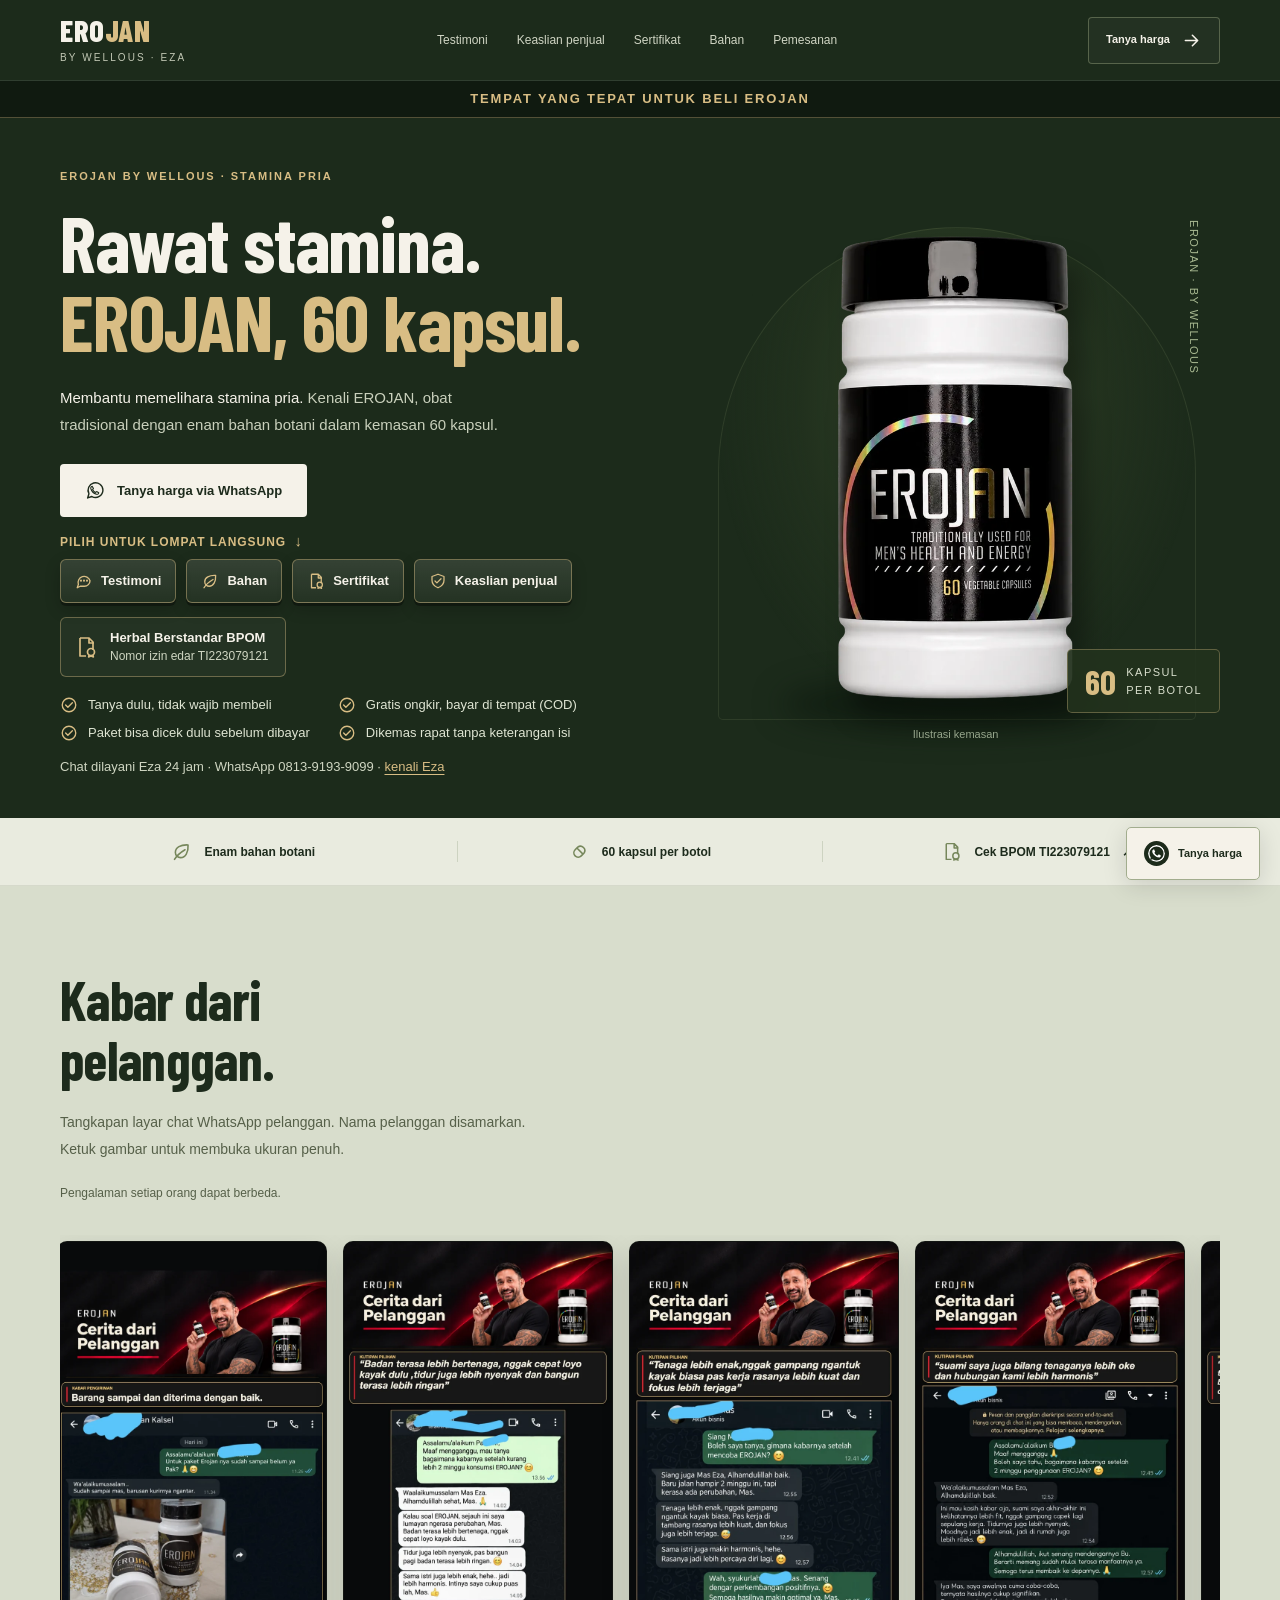
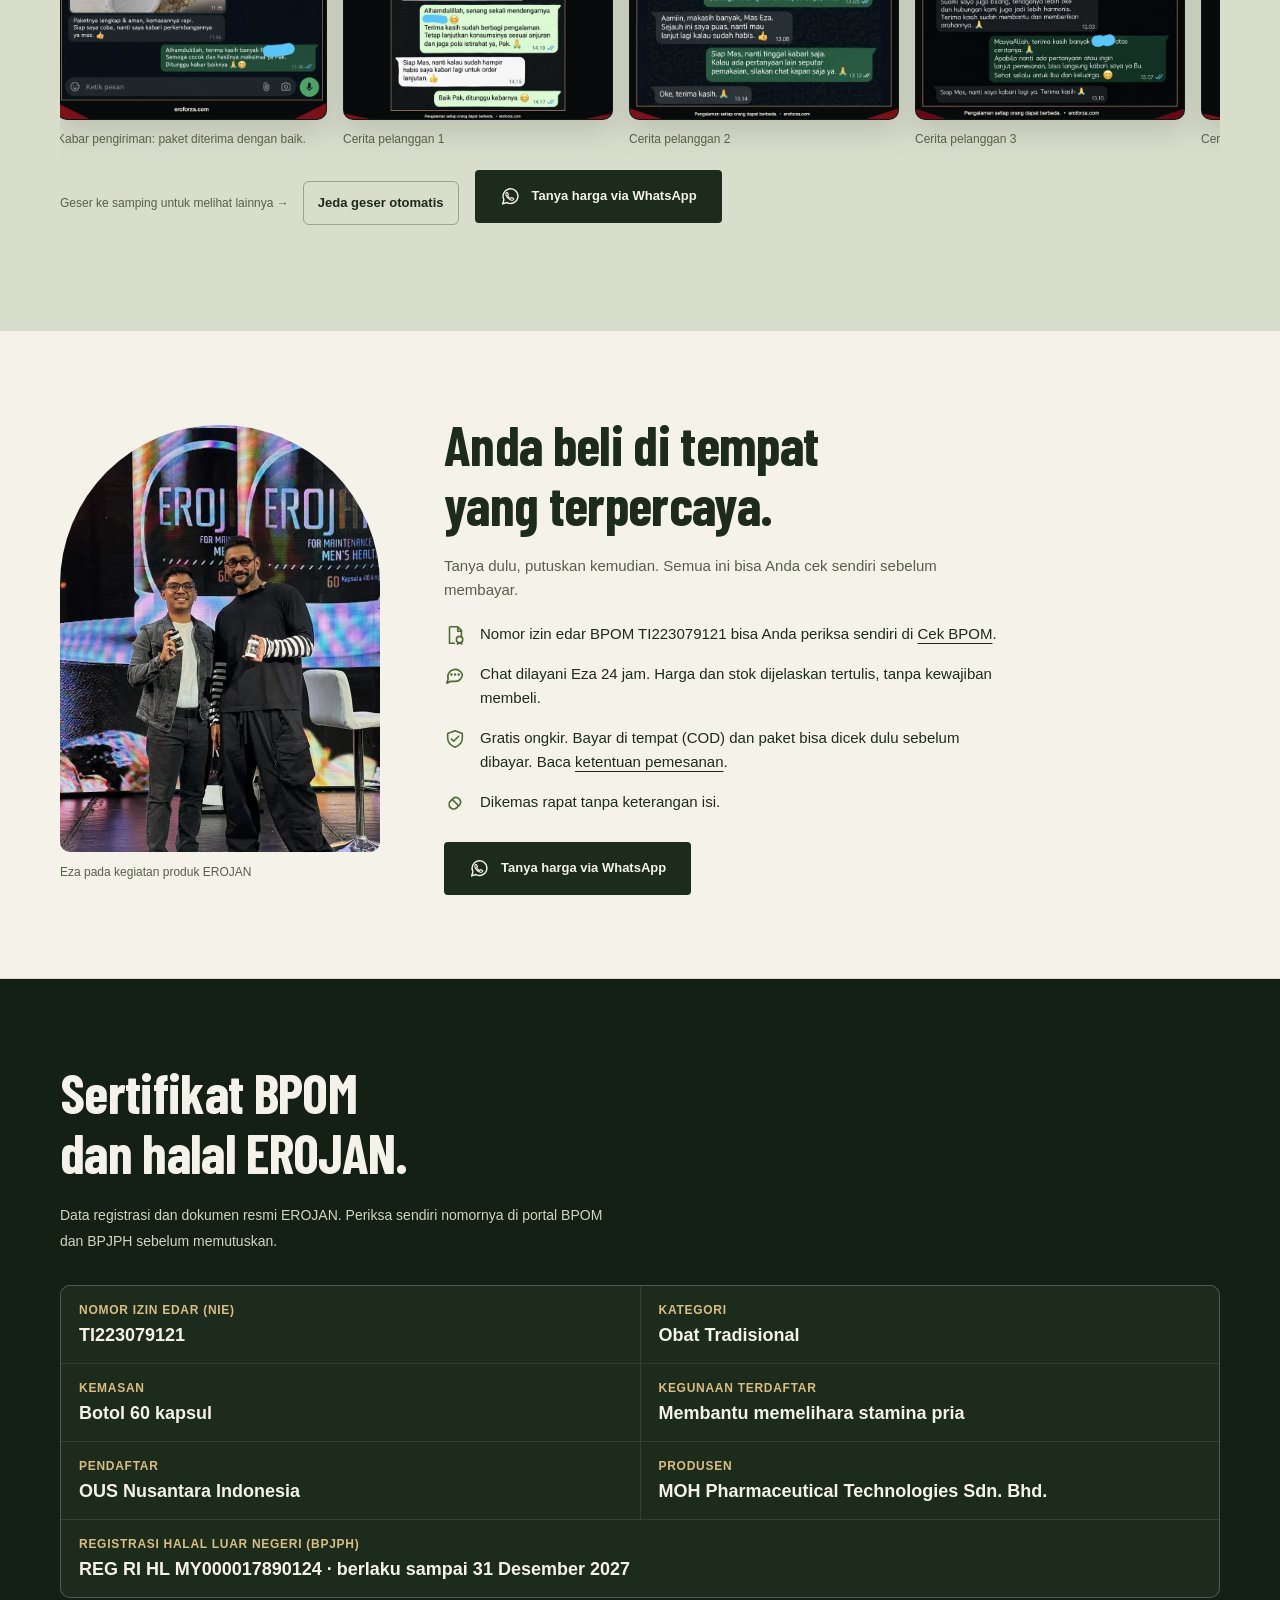
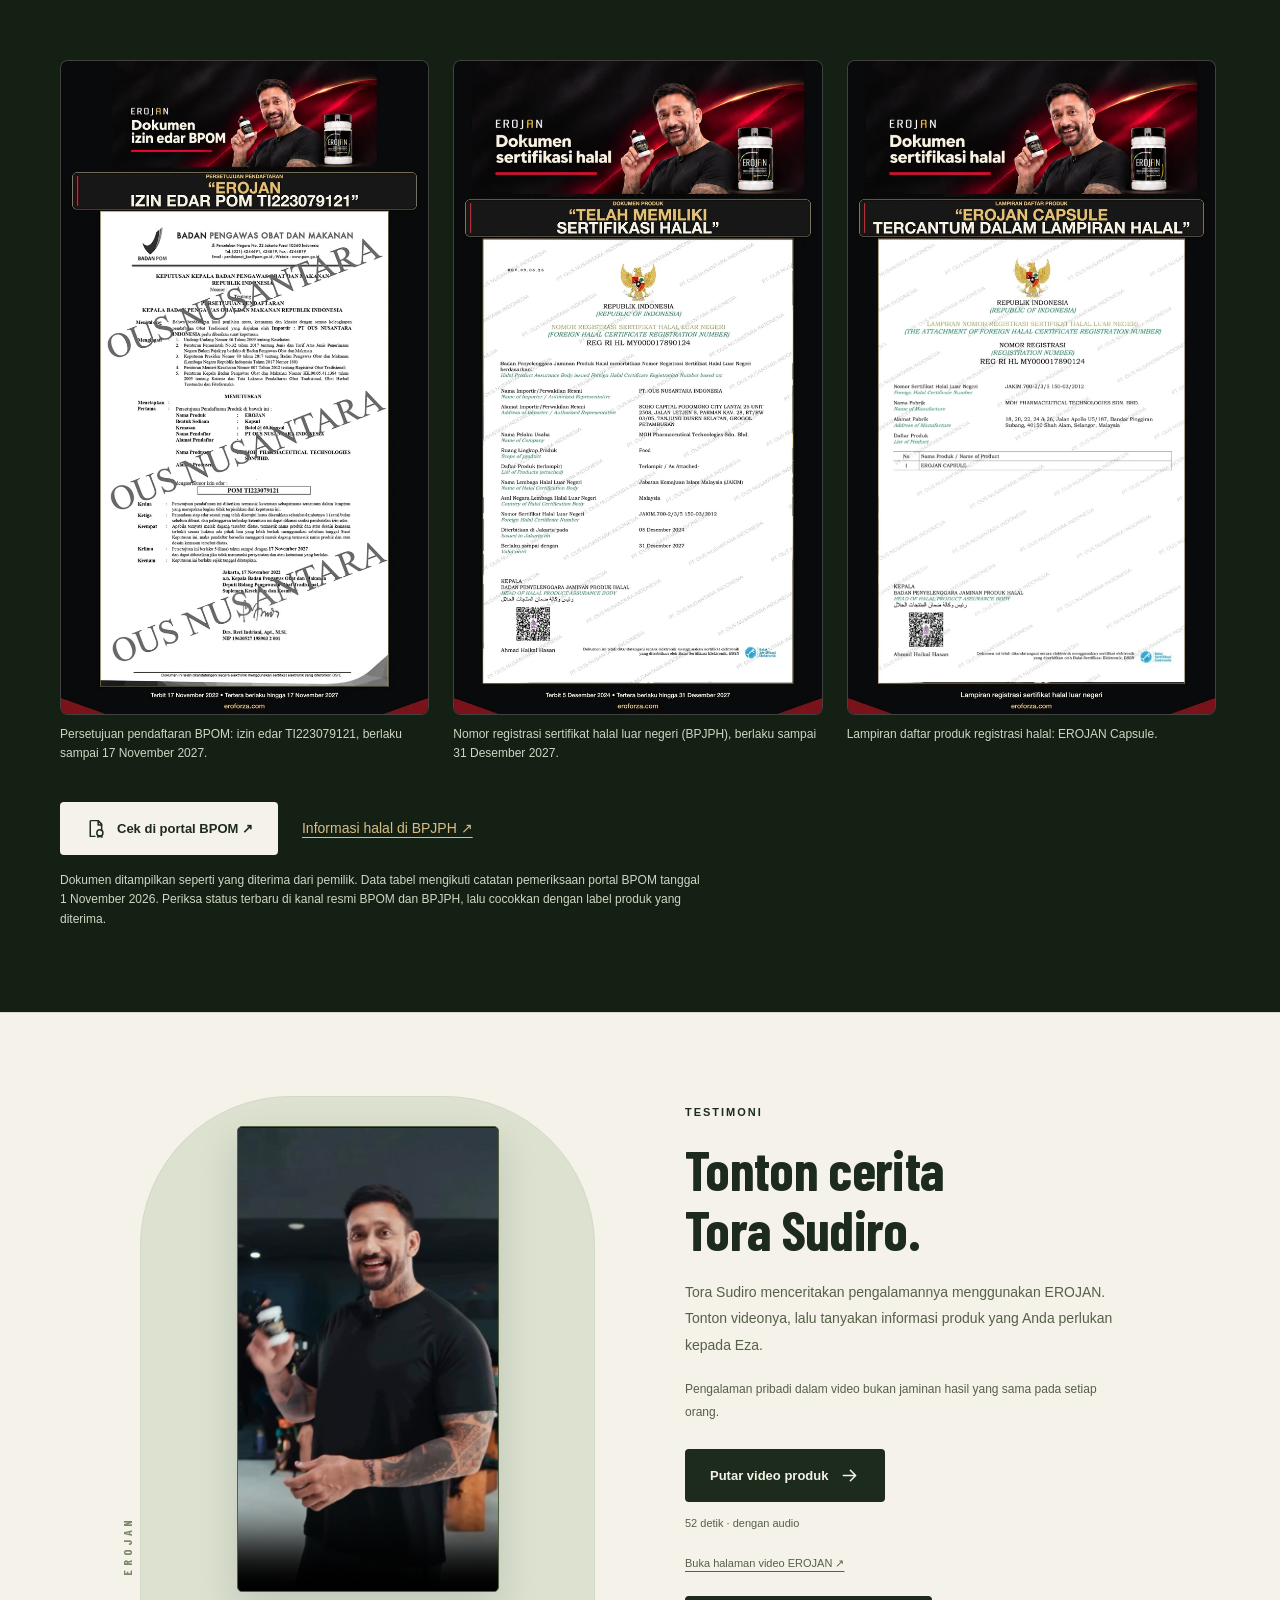
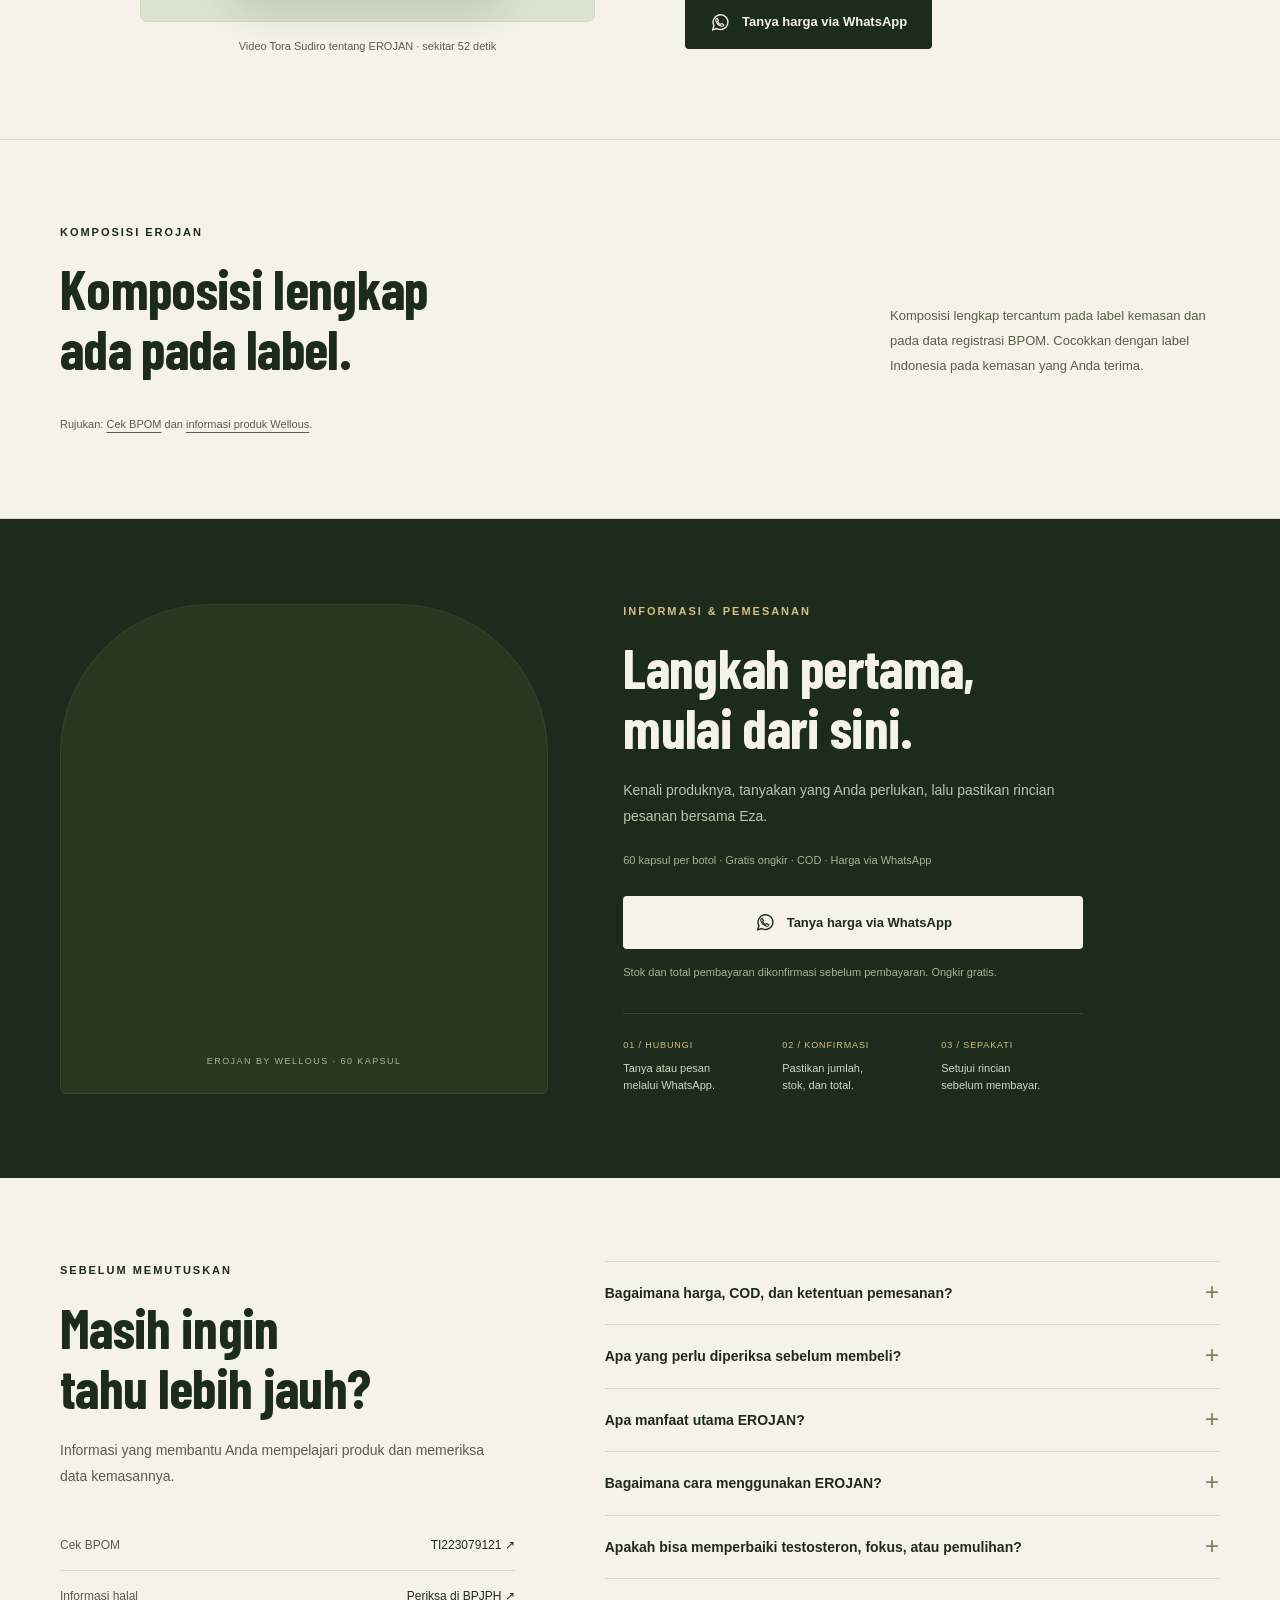
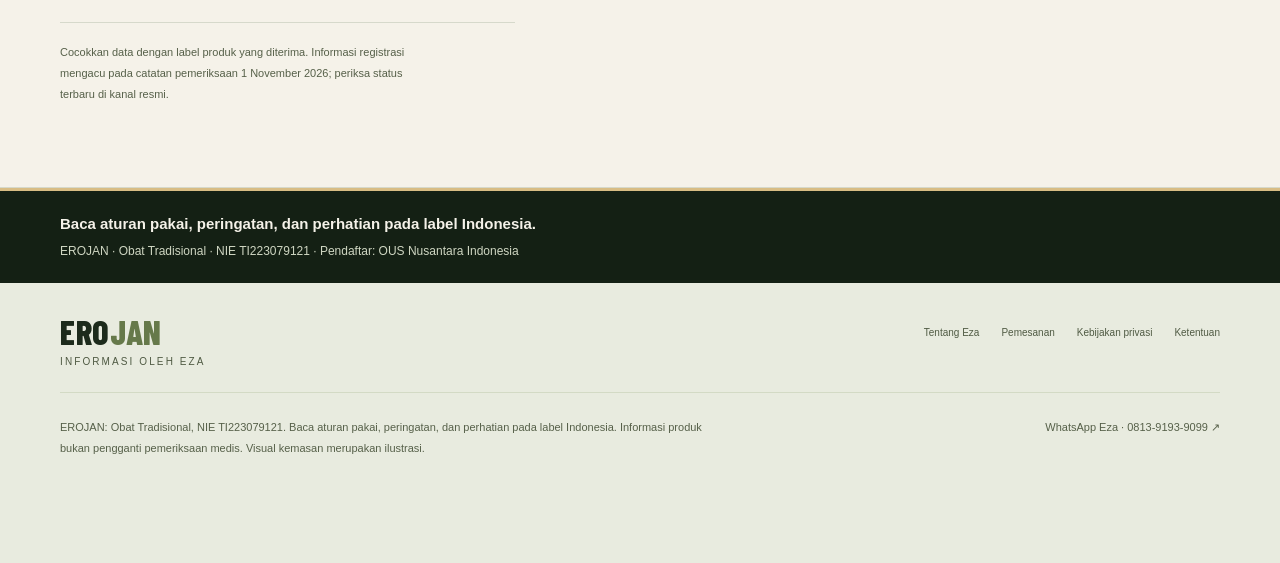
<file: uji/1/index.html>
<!doctype html>
<html lang="id">
<head>
  <meta charset="utf-8">
  <meta name="viewport" content="width=device-width, initial-scale=1, viewport-fit=cover">
  <meta name="theme-color" content="#111410">
  <meta name="robots" content="noindex,nofollow">
  <title>EROJAN by Wellous | Informasi Produk &amp; Pemesanan</title>
  <meta name="description" content="EROJAN by Wellous untuk membantu memelihara stamina pria. Kenali komposisi, tonton video Tora Sudiro, dan tanyakan informasi melalui WhatsApp Eza.">
  <link rel="canonical" href="https://eroforza.com/uji/1/">
  <link rel="icon" type="image/svg+xml" href="/favicon.svg">
  <meta property="og:type" content="product">
  <meta property="og:locale" content="id_ID">
  <meta property="og:site_name" content="EROJAN by Eza">
  <meta property="og:title" content="EROJAN by Wellous | Informasi Produk &amp; Pemesanan">
  <meta property="og:description" content="EROJAN by Wellous untuk membantu memelihara stamina pria. Kenali komposisi, tonton video Tora Sudiro, dan tanyakan informasi melalui WhatsApp Eza.">
  <meta property="og:url" content="https://eroforza.com/uji/1/">
  <meta property="og:image" content="https://eroforza.com/assets/erojan-bottle.webp">
  <meta property="og:image:type" content="image/webp">
  <meta property="og:image:alt" content="Botol EROJAN by Wellous, 60 kapsul">
  <meta name="twitter:card" content="summary_large_image">
  <meta name="twitter:title" content="EROJAN by Wellous | Informasi Produk &amp; Pemesanan">
  <meta name="twitter:description" content="EROJAN by Wellous untuk membantu memelihara stamina pria. Kenali komposisi, tonton video Tora Sudiro, dan tanyakan informasi melalui WhatsApp Eza.">
  <meta name="twitter:image" content="https://eroforza.com/assets/erojan-bottle.webp">
  <script type="application/ld+json">{"@context":"https://schema.org","@graph":[{"@type":"WebSite","@id":"https://eroforza.com/#website","url":"https://eroforza.com/","name":"Eroforza — Informasi EROJAN oleh Eza","inLanguage":"id-ID","publisher":{"@id":"https://eroforza.com/tentang.html#eza"}},{"@type":"WebPage","@id":"https://eroforza.com/#webpage","url":"https://eroforza.com/","name":"EROJAN by Wellous | Informasi Produk & Pemesanan","isPartOf":{"@id":"https://eroforza.com/#website"},"about":{"@type":"Thing","name":"EROJAN by Wellous"},"inLanguage":"id-ID","video":{"@id":"https://eroforza.com/video.html#video"}},{"@type":"Person","@id":"https://eroforza.com/tentang.html#eza","name":"Eza","url":"https://eroforza.com/tentang.html","contactPoint":{"@type":"ContactPoint","telephone":"+62-813-9193-9099","contactType":"Informasi produk dan pemesanan","availableLanguage":"Indonesian"}},{"@type":"VideoObject","@id":"https://eroforza.com/video.html#video","name":"Video Tora Sudiro tentang EROJAN","description":"Video pengalaman pribadi Tora Sudiro mengenai EROJAN. Pengalaman dalam video bukan jaminan hasil yang sama.","thumbnailUrl":["https://eroforza.com/assets/video/erojan-tora-sudiro.jpg"],"uploadDate":"2026-10-27","duration":"PT52.034S","contentUrl":"https://eroforza.com/assets/video/erojan-tora-sudiro.mp4","inLanguage":"id-ID"},{"@type":"FAQPage","@id":"https://eroforza.com/#faq","inLanguage":"id-ID","isPartOf":{"@id":"https://eroforza.com/#webpage"},"mainEntity":[{"@type":"Question","name":"Bagaimana harga, COD, dan ketentuan pemesanan?","acceptedAnswer":{"@type":"Answer","text":"Hubungi Eza melalui WhatsApp untuk informasi harga dan stok. Ongkir gratis, pembayaran bisa di tempat (COD), dan paket bisa dicek dulu sebelum dibayar. Pastikan rincian dan total pembayaran disepakati secara tertulis sebelum membayar. Baca panduan pemesanan dan ketentuan lengkap."}},{"@type":"Question","name":"Apa yang perlu diperiksa sebelum membeli?","acceptedAnswer":{"@type":"Answer","text":"Periksa kemasan, segel, label, nomor izin edar, komposisi, kode produksi, serta kedaluwarsa. Cocokkan identitas produk dengan kanal resmi dan minta rincian pesanan tertulis dari Eza."}},{"@type":"Question","name":"Apa manfaat utama EROJAN?","acceptedAnswer":{"@type":"Answer","text":"EROJAN merupakan Obat Tradisional dengan kegunaan membantu memelihara stamina pria. Ikuti aturan pakai, peringatan, dan perhatian pada label Indonesia."}},{"@type":"Question","name":"Bagaimana cara menggunakan EROJAN?","acceptedAnswer":{"@type":"Answer","text":"Ikuti aturan pakai pada label Indonesia. Jangan melebihi aturan pakai. Jika memiliki kondisi medis atau sedang menggunakan obat lain, tanyakan kepada dokter atau apoteker sebelum menggunakan produk."}},{"@type":"Question","name":"Apakah bisa memperbaiki testosteron, fokus, atau pemulihan?","acceptedAnswer":{"@type":"Answer","text":"Bukti spesifik produk dalam materi yang diperiksa belum cukup untuk menjanjikan perbaikan testosteron, peningkatan fokus, atau percepatan pemulihan tubuh. Keluhan yang menetap perlu dinilai oleh tenaga kesehatan."}}]},{"@type":"Product","@id":"https://eroforza.com/#product","name":"EROJAN by Wellous","url":"https://eroforza.com/","brand":{"@type":"Brand","name":"Wellous"},"category":"Obat Tradisional","description":"EROJAN adalah Obat Tradisional dengan kegunaan membantu memelihara stamina pria, kemasan botol 60 kapsul. Ikuti aturan pakai, peringatan, dan perhatian pada label Indonesia.","image":["https://eroforza.com/assets/erojan-bottle.webp"],"inLanguage":"id-ID","additionalProperty":[{"@type":"PropertyValue","name":"Nomor izin edar BPOM","value":"TI223079121"},{"@type":"PropertyValue","name":"Kemasan","value":"Botol 60 kapsul"}],"subjectOf":{"@id":"https://eroforza.com/video.html#video"}}]}</script>
<meta name="google-site-verification" content="LZf1OjLO3q_eCAP7fV5XMHIH5XS_ttx4I5mtoyTkKA8" />
<link rel="stylesheet" href="/assets/redesign.css?v=20261110-conv14">
<script src="/assets/redesign.js?v=20261110-conv14" defer></script>
<link rel="preconnect" href="https://www.googletagmanager.com" crossorigin><link rel="preconnect" href="https://www.google-analytics.com" crossorigin>
  <link rel="preload" as="font" type="font/woff2" href="/assets/barlow-condensed-800-latin.woff2" crossorigin><link rel="preload" as="font" type="font/woff2" href="/assets/barlow-condensed-700-latin.woff2" crossorigin>
  <link rel="preload" as="image" href="/assets/erojan-cutout-800.webp" imagesrcset="/assets/erojan-cutout-480.webp 480w, /assets/erojan-cutout-800.webp 800w, /assets/erojan-cutout-1200.webp 1200w" imagesizes="(max-width:720px) 70vw, 520px">
<script src="/assets/site-config.js?v=20261110-conv14" defer></script>
<script src="/assets/measurement-consent.js?v=20261110-conv14" defer></script><script src="/assets/wa-ref.js?v=20261110-conv5" defer></script><script src="/assets/tracking.js?v=20261110-conv5" defer></script>
</head>
<body>
  <a class="skip-link" href="#konten">Lewati ke konten</a>
  <header class="site-header"><div class="wrap header-inner">
    <a class="brand" href="#atas" aria-label="EROJAN, kembali ke atas">ERO<span>JAN</span><small>BY WELLOUS · EZA</small></a>
    <nav class="main-nav" aria-label="Navigasi utama"><a href="#testimoni">Testimoni</a><a href="#kenapa-eza">Keaslian penjual</a><a href="#sertifikat">Sertifikat</a><a href="#komposisi">Bahan</a><a href="#pemesanan">Pemesanan</a></nav>
    <a class="button button-outline header-order" href="https://wa.me/6281391939099?text=Halo%20Eza%2C%20saya%20mau%20tanya%20harga%20dan%20stok%20EROJAN%2060%20kapsul.%0A%0AJumlah%20botol%3A%20%0AKota%2Fkecamatan%20tujuan%3A%20%0A%0ATerima%20kasih." target="_blank" rel="noopener noreferrer">Tanya harga <svg class="icon" aria-hidden="true"><use href="/assets/erojan-icons.svg#arrow"></use></svg></a>
  </div></header>
  <p class="top-notice">Tempat yang tepat untuk beli EROJAN</p>
  <main id="konten">
    <section class="hero" id="atas" aria-labelledby="hero-heading"><div class="wrap hero-grid">
      <div class="hero-copy">
        <p class="kicker gold">EROJAN BY WELLOUS · STAMINA PRIA</p>
        <h1 id="hero-heading">Rawat stamina.<br><em>EROJAN, 60 kapsul.</em></h1>
        <p class="hero-intro"><strong>Membantu memelihara stamina pria.</strong> Kenali EROJAN, obat tradisional dengan enam bahan botani dalam kemasan 60 kapsul.</p>


        <div class="hero-actions"><a class="button button-light" href="https://wa.me/6281391939099?text=Halo%20Eza%2C%20saya%20mau%20tanya%20harga%20dan%20stok%20EROJAN%2060%20kapsul.%0A%0AJumlah%20botol%3A%20%0AKota%2Fkecamatan%20tujuan%3A%20%0A%0ATerima%20kasih." target="_blank" rel="noopener noreferrer"><svg class="icon" aria-hidden="true"><use href="/assets/erojan-icons.svg#chat-phone"></use></svg>Tanya harga via WhatsApp</a></div>
        <p class="hero-jump-label" id="hero-jump-label">Pilih untuk lompat langsung <span class="hero-jump-arrow" aria-hidden="true">↓</span></p>
        <nav class="hero-jump" aria-labelledby="hero-jump-label"><a href="#testimoni"><svg class="icon" aria-hidden="true"><use href="/assets/erojan-icons.svg#chat"></use></svg><span>Testimoni</span></a><a href="#komposisi"><svg class="icon" aria-hidden="true"><use href="/assets/erojan-icons.svg#leaf"></use></svg><span>Bahan</span></a><a href="#sertifikat"><svg class="icon" aria-hidden="true"><use href="/assets/erojan-icons.svg#certificate"></use></svg><span>Sertifikat</span></a><a href="#kenapa-eza"><svg class="icon" aria-hidden="true"><use href="/assets/erojan-icons.svg#shield"></use></svg><span>Keaslian penjual</span></a></nav>
        <div class="hero-proof"><svg class="icon" aria-hidden="true"><use href="/assets/erojan-icons.svg#certificate"></use></svg><span>Herbal Berstandar BPOM<small>Nomor izin edar TI223079121</small></span></div>
        <ul class="hero-assure" aria-label="Yang perlu Anda ketahui sebelum menghubungi"><li><svg class="icon" aria-hidden="true"><use href="/assets/erojan-icons.svg#check"></use></svg>Tanya dulu, tidak wajib membeli</li><li><svg class="icon" aria-hidden="true"><use href="/assets/erojan-icons.svg#check"></use></svg>Gratis ongkir, bayar di tempat (COD)</li><li><svg class="icon" aria-hidden="true"><use href="/assets/erojan-icons.svg#check"></use></svg>Paket bisa dicek dulu sebelum dibayar</li><li><svg class="icon" aria-hidden="true"><use href="/assets/erojan-icons.svg#check"></use></svg>Dikemas rapat tanpa keterangan isi</li></ul>
        <p class="hero-seller">Chat dilayani Eza 24 jam · WhatsApp 0813-9193-9099 · <a href="/tentang.html">kenali Eza</a></p>
      </div>
      <figure class="hero-art"><span class="art-topline" aria-hidden="true">EROJAN · BY WELLOUS</span><img class="hero-bottle" src="/assets/erojan-cutout-800.webp" srcset="/assets/erojan-cutout-480.webp 480w, /assets/erojan-cutout-800.webp 800w, /assets/erojan-cutout-1200.webp 1200w" sizes="(max-width:720px) 70vw, 520px" width="1200" height="1310" alt="Ilustrasi kemasan botol EROJAN by Wellous" fetchpriority="high" decoding="async"><div class="art-seal"><strong>60</strong><span>KAPSUL<br>PER BOTOL</span></div><figcaption>Ilustrasi kemasan</figcaption></figure>
    </div></section>
    <section class="fact-bar" aria-label="Fakta singkat produk"><div class="wrap fact-grid"><div><svg class="icon" aria-hidden="true"><use href="/assets/erojan-icons.svg#leaf"></use></svg>Enam bahan botani</div><div class="fact-middle"><svg class="icon" aria-hidden="true"><use href="/assets/erojan-icons.svg#capsule"></use></svg>60 kapsul per botol</div><a href="#legalitas"><svg class="icon" aria-hidden="true"><use href="/assets/erojan-icons.svg#certificate"></use></svg>Cek BPOM TI223079121 <span aria-hidden="true">↗</span></a></div></section>
    <section class="section kabar" id="kabar" aria-labelledby="kabar-heading"><span id="testimoni"></span><div class="wrap"><div class="kabar-head"><h2 class="section-title" id="kabar-heading">Kabar dari<br>pelanggan.</h2><p class="section-intro">Tangkapan layar chat WhatsApp pelanggan. Nama pelanggan disamarkan. Ketuk gambar untuk membuka ukuran penuh.</p><p class="video-personal-note">Pengalaman setiap orang dapat berbeda.</p></div><ul class="kabar-track" tabindex="0" aria-label="Tangkapan layar chat pelanggan, geser ke samping"><li><figure><a href="/assets/testimoni/pengiriman-03-1080.webp" target="_blank" rel="noopener noreferrer" aria-label="Buka tangkapan layar ukuran penuh"><img src="/assets/testimoni/pengiriman-03-720.webp" width="720" height="1280" alt="Tangkapan layar chat WhatsApp pelanggan: kabar paket EROJAN sudah sampai" loading="lazy" decoding="async"></a><figcaption>Kabar pengiriman: paket diterima dengan baik.</figcaption></figure></li><li><figure><a href="/assets/testimoni/testimoni-06-1080.webp" target="_blank" rel="noopener noreferrer" aria-label="Buka tangkapan layar ukuran penuh"><img src="/assets/testimoni/testimoni-06-720.webp" width="720" height="1280" alt="Tangkapan layar chat WhatsApp pelanggan EROJAN, cerita pelanggan 1" loading="lazy" decoding="async"></a><figcaption>Cerita pelanggan 1</figcaption></figure></li><li><figure><a href="/assets/testimoni/testimoni-07-1080.webp" target="_blank" rel="noopener noreferrer" aria-label="Buka tangkapan layar ukuran penuh"><img src="/assets/testimoni/testimoni-07-720.webp" width="720" height="1280" alt="Tangkapan layar chat WhatsApp pelanggan EROJAN, cerita pelanggan 2" loading="lazy" decoding="async"></a><figcaption>Cerita pelanggan 2</figcaption></figure></li><li><figure><a href="/assets/testimoni/testimoni-01-1080.webp" target="_blank" rel="noopener noreferrer" aria-label="Buka tangkapan layar ukuran penuh"><img src="/assets/testimoni/testimoni-01-720.webp" width="720" height="1280" alt="Tangkapan layar chat WhatsApp pelanggan EROJAN, cerita pelanggan 3" loading="lazy" decoding="async"></a><figcaption>Cerita pelanggan 3</figcaption></figure></li><li><figure><a href="/assets/testimoni/testimoni-05-1080.webp" target="_blank" rel="noopener noreferrer" aria-label="Buka tangkapan layar ukuran penuh"><img src="/assets/testimoni/testimoni-05-720.webp" width="720" height="1280" alt="Tangkapan layar chat WhatsApp pelanggan EROJAN, cerita pelanggan 4" loading="lazy" decoding="async"></a><figcaption>Cerita pelanggan 4</figcaption></figure></li></ul><p class="kabar-hint" aria-hidden="true">Geser ke samping untuk melihat lainnya →</p><a class="button button-olive kabar-cta" href="https://wa.me/6281391939099?text=Halo%20Eza%2C%20saya%20mau%20tanya%20harga%20dan%20stok%20EROJAN%2060%20kapsul.%0A%0AJumlah%20botol%3A%20%0AKota%2Fkecamatan%20tujuan%3A%20%0A%0ATerima%20kasih." target="_blank" rel="noopener noreferrer"><svg class="icon" aria-hidden="true"><use href="/assets/erojan-icons.svg#chat-phone"></use></svg>Tanya harga via WhatsApp</a></div></section>
    <section class="section assurance" id="kenapa-eza" aria-labelledby="assurance-heading"><div class="wrap assurance-grid"><figure class="assurance-photo"><img src="/assets/eza-erojan-event-640.webp" width="640" height="1138" alt="Eza pada kegiatan produk EROJAN" loading="lazy" decoding="async"><figcaption>Eza pada kegiatan produk EROJAN</figcaption></figure><div class="assurance-copy"><h2 class="section-title" id="assurance-heading">Anda beli di tempat<br>yang terpercaya.</h2><p class="assurance-lead">Tanya dulu, putuskan kemudian. Semua ini bisa Anda cek sendiri sebelum membayar.</p><ul class="assurance-list"><li><svg class="icon" aria-hidden="true"><use href="/assets/erojan-icons.svg#certificate"></use></svg><span>Nomor izin edar BPOM TI223079121 bisa Anda periksa sendiri di <a class="text-link" href="https://cekbpom.pom.go.id/all-produk?query=TI223079121" target="_blank" rel="noopener noreferrer">Cek BPOM</a>.</span></li><li><svg class="icon" aria-hidden="true"><use href="/assets/erojan-icons.svg#chat"></use></svg><span>Chat dilayani Eza 24 jam. Harga dan stok dijelaskan tertulis, tanpa kewajiban membeli.</span></li><li><svg class="icon" aria-hidden="true"><use href="/assets/erojan-icons.svg#shield"></use></svg><span>Gratis ongkir. Bayar di tempat (COD) dan paket bisa dicek dulu sebelum dibayar. Baca <a class="text-link" href="/ketentuan.html">ketentuan pemesanan</a>.</span></li><li><svg class="icon" aria-hidden="true"><use href="/assets/erojan-icons.svg#capsule"></use></svg><span>Dikemas rapat tanpa keterangan isi.</span></li></ul><a class="button button-olive" href="https://wa.me/6281391939099?text=Halo%20Eza%2C%20saya%20mau%20tanya%20harga%20dan%20stok%20EROJAN%2060%20kapsul.%0A%0AJumlah%20botol%3A%20%0AKota%2Fkecamatan%20tujuan%3A%20%0A%0ATerima%20kasih." target="_blank" rel="noopener noreferrer"><svg class="icon" aria-hidden="true"><use href="/assets/erojan-icons.svg#chat-phone"></use></svg>Tanya harga via WhatsApp</a></div></div></section>
    <section class="section sertifikat" id="sertifikat" aria-labelledby="sertifikat-heading"><div class="wrap"><div class="sertifikat-head"><h2 class="section-title" id="sertifikat-heading">Sertifikat BPOM<br>dan halal EROJAN.</h2><p class="section-intro">Data registrasi dan dokumen resmi EROJAN. Periksa sendiri nomornya di portal BPOM dan BPJPH sebelum memutuskan.</p></div><div class="sertifikat-grid"><dl class="sertifikat-data"><div><dt>Nomor izin edar (NIE)</dt><dd>TI223079121</dd></div><div><dt>Kategori</dt><dd>Obat Tradisional</dd></div><div><dt>Kemasan</dt><dd>Botol 60 kapsul</dd></div><div><dt>Kegunaan terdaftar</dt><dd>Membantu memelihara stamina pria</dd></div><div><dt>Pendaftar</dt><dd>OUS Nusantara Indonesia</dd></div><div><dt>Produsen</dt><dd>MOH Pharmaceutical Technologies Sdn. Bhd.</dd></div><div><dt>Registrasi halal luar negeri (BPJPH)</dt><dd>REG RI HL MY000017890124 · berlaku sampai 31 Desember 2027</dd></div></dl><ul class="sertifikat-gallery" tabindex="0" aria-label="Dokumen sertifikat, geser ke samping"><li><figure><a href="/assets/sertifikat/izin-edar-bpom-1440.webp" target="_blank" rel="noopener noreferrer" aria-label="Buka dokumen ukuran penuh"><img src="/assets/sertifikat/izin-edar-bpom-720.webp" width="720" height="1280" alt="Dokumen persetujuan pendaftaran BPOM untuk EROJAN dengan nomor izin edar TI223079121" loading="lazy" decoding="async"></a><figcaption>Persetujuan pendaftaran BPOM: izin edar TI223079121, berlaku sampai 17 November 2027.</figcaption></figure></li><li><figure><a href="/assets/sertifikat/halal-registrasi-1440.webp" target="_blank" rel="noopener noreferrer" aria-label="Buka dokumen ukuran penuh"><img src="/assets/sertifikat/halal-registrasi-720.webp" width="720" height="1280" alt="Dokumen nomor registrasi sertifikat halal luar negeri BPJPH untuk produk EROJAN" loading="lazy" decoding="async"></a><figcaption>Nomor registrasi sertifikat halal luar negeri (BPJPH), berlaku sampai 31 Desember 2027.</figcaption></figure></li><li><figure><a href="/assets/sertifikat/halal-lampiran-1440.webp" target="_blank" rel="noopener noreferrer" aria-label="Buka dokumen ukuran penuh"><img src="/assets/sertifikat/halal-lampiran-720.webp" width="720" height="1280" alt="Lampiran daftar produk pada registrasi sertifikat halal luar negeri, memuat EROJAN Capsule" loading="lazy" decoding="async"></a><figcaption>Lampiran daftar produk registrasi halal: EROJAN Capsule.</figcaption></figure></li></ul><p class="sertifikat-hint" aria-hidden="true">Ketuk dokumen untuk membuka ukuran penuh.</p></div><div class="sertifikat-actions"><a class="button button-light" href="https://cekbpom.pom.go.id/all-produk?query=TI223079121" target="_blank" rel="noopener noreferrer"><svg class="icon" aria-hidden="true"><use href="/assets/erojan-icons.svg#certificate"></use></svg>Cek di portal BPOM ↗</a><a class="text-link sertifikat-halal" href="https://bpjph.halal.go.id/cari/produk-halal-ln?produk=EROJAN" target="_blank" rel="noopener noreferrer">Informasi halal di BPJPH ↗</a></div><p class="sertifikat-note">Dokumen ditampilkan seperti yang diterima dari pemilik. Data tabel mengikuti catatan pemeriksaan portal BPOM tanggal 1 November 2026. Periksa status terbaru di kanal resmi BPOM dan BPJPH, lalu cocokkan dengan label produk yang diterima.</p></div></section>
    <section class="section video-section" id="video" aria-labelledby="video-heading"><div class="wrap video-grid">
      <div class="video-media"><div class="video-stage"><video id="product-video" class="product-video" controls playsinline preload="metadata" width="720" height="1280" poster="/assets/video/erojan-tora-sudiro.jpg" aria-label="Video Tora Sudiro tentang EROJAN"><source src="/assets/video/erojan-tora-sudiro.mp4" type="video/mp4">Browser Anda tidak mendukung pemutar video. <a href="/assets/video/erojan-tora-sudiro.mp4">Buka video EROJAN</a>.</video></div><p class="video-caption">Video Tora Sudiro tentang EROJAN · sekitar 52 detik</p></div>
      <div class="video-copy"><p class="kicker">TESTIMONI</p><h2 class="section-title" id="video-heading">Tonton cerita<br>Tora Sudiro.</h2><p class="section-intro">Tora Sudiro menceritakan pengalamannya menggunakan EROJAN. Tonton videonya, lalu tanyakan informasi produk yang Anda perlukan kepada Eza.</p><p class="video-personal-note">Pengalaman pribadi dalam video bukan jaminan hasil yang sama pada setiap orang.</p><button id="video-play" class="button button-olive" type="button" aria-controls="product-video" aria-pressed="false"><span>Putar video produk</span><svg class="icon" aria-hidden="true"><use href="/assets/erojan-icons.svg#arrow"></use></svg></button><small class="play-note" id="video-status" role="status" aria-live="polite">52 detik · dengan audio</small><p class="source-note"><a class="text-link" href="/video.html">Buka halaman video EROJAN ↗</a></p><a class="button button-olive video-cta" href="https://wa.me/6281391939099?text=Halo%20Eza%2C%20saya%20mau%20tanya%20harga%20dan%20stok%20EROJAN%2060%20kapsul.%0A%0AJumlah%20botol%3A%20%0AKota%2Fkecamatan%20tujuan%3A%20%0A%0ATerima%20kasih." target="_blank" rel="noopener noreferrer"><svg class="icon" aria-hidden="true"><use href="/assets/erojan-icons.svg#chat-phone"></use></svg>Tanya harga via WhatsApp</a></div>
    </div></section>
    
    <section class="section ingredients" id="komposisi" aria-labelledby="ingredients-heading"><div class="wrap"><div class="section-topline"><div><p class="kicker">KOMPOSISI EROJAN</p><h2 class="section-title" id="ingredients-heading">Komposisi lengkap<br>ada pada label.</h2></div><p>Komposisi lengkap tercantum pada label kemasan dan pada data registrasi BPOM. Cocokkan dengan label Indonesia pada kemasan yang Anda terima.</p></div><p class="source-note">Rujukan: <a class="text-link" href="https://cekbpom.pom.go.id/all-produk?query=TI223079121" target="_blank" rel="noopener noreferrer">Cek BPOM</a> dan <a class="text-link" href="https://www.wellous.com/product/erojan/" target="_blank" rel="noopener noreferrer">informasi produk Wellous</a>.</p></div></section>
    <section class="section order-section" id="pemesanan" aria-labelledby="order-heading"><div class="wrap order-card"><div class="order-visual"><img src="/assets/erojan-cutout-800.webp" srcset="/assets/erojan-cutout-480.webp 480w, /assets/erojan-cutout-800.webp 800w, /assets/erojan-cutout-1200.webp 1200w" sizes="(max-width:720px) 70vw, 420px" width="1200" height="1310" alt="Ilustrasi botol EROJAN berisi 60 kapsul" loading="lazy" decoding="async"><span class="order-visual-note">EROJAN BY WELLOUS · 60 KAPSUL</span></div><div class="order-copy"><p class="kicker gold">INFORMASI & PEMESANAN</p><h2 class="section-title" id="order-heading">Langkah pertama,<br>mulai dari sini.</h2><p>Kenali produknya, tanyakan yang Anda perlukan, lalu pastikan rincian pesanan bersama Eza.</p><div class="order-includes">60 kapsul per botol · Gratis ongkir · COD · Harga via WhatsApp</div><a class="button button-light order-button" href="https://wa.me/6281391939099?text=Halo%20Eza%2C%20saya%20mau%20tanya%20harga%20dan%20stok%20EROJAN%2060%20kapsul.%0A%0AJumlah%20botol%3A%20%0AKota%2Fkecamatan%20tujuan%3A%20%0A%0ATerima%20kasih." target="_blank" rel="noopener noreferrer"><svg class="icon" aria-hidden="true"><use href="/assets/erojan-icons.svg#chat-phone"></use></svg>Tanya harga via WhatsApp</a><p class="order-footnote">Stok dan total pembayaran dikonfirmasi sebelum pembayaran. Ongkir gratis.</p><div class="order-steps" aria-label="Alur pemesanan"><div><span>01 / HUBUNGI</span><strong>Tanya atau pesan<br>melalui WhatsApp.</strong></div><div><span>02 / KONFIRMASI</span><strong>Pastikan jumlah,<br>stok, dan total.</strong></div><div><span>03 / SEPAKATI</span><strong>Setujui rincian<br>sebelum membayar.</strong></div></div></div></div></section>
    <section class="section" id="legalitas" aria-labelledby="faq-heading"><div class="wrap info-grid"><div><p class="kicker">SEBELUM MEMUTUSKAN</p><h2 class="section-title" id="faq-heading">Masih ingin<br>tahu lebih jauh?</h2><p class="section-intro">Informasi yang membantu Anda mempelajari produk dan memeriksa data kemasannya.</p><div class="registry-links"><a href="https://cekbpom.pom.go.id/all-produk?query=TI223079121" target="_blank" rel="noopener noreferrer"><span>Cek BPOM</span><strong>TI223079121 ↗</strong></a><a href="https://bpjph.halal.go.id/cari/produk-halal-ln?produk=EROJAN" target="_blank" rel="noopener noreferrer"><span>Informasi halal</span><strong>Periksa di BPJPH ↗</strong></a></div><p class="registry-caption">Cocokkan data dengan label produk yang diterima. Informasi registrasi mengacu pada catatan pemeriksaan 1 November 2026; periksa status terbaru di kanal resmi.</p></div><div class="faq-list" id="faq"><details id="ketentuan-pemesanan"><summary>Bagaimana harga, COD, dan ketentuan pemesanan?</summary><p>Hubungi Eza melalui WhatsApp untuk informasi harga dan stok. Ongkir gratis, pembayaran bisa di tempat (COD), dan paket bisa dicek dulu sebelum dibayar. Pastikan rincian dan total pembayaran disepakati secara tertulis sebelum membayar. <a class="text-link" href="/pemesanan.html">Baca panduan pemesanan</a> dan <a class="text-link" href="/ketentuan.html">ketentuan lengkap</a>.</p></details><details><summary>Apa yang perlu diperiksa sebelum membeli?</summary><p>Periksa kemasan, segel, label, nomor izin edar, komposisi, kode produksi, serta kedaluwarsa. Cocokkan identitas produk dengan kanal resmi dan minta rincian pesanan tertulis dari Eza.</p></details><details><summary>Apa manfaat utama EROJAN?</summary><p>EROJAN merupakan Obat Tradisional dengan kegunaan membantu memelihara stamina pria. Ikuti aturan pakai, peringatan, dan perhatian pada label Indonesia.</p></details><details><summary>Bagaimana cara menggunakan EROJAN?</summary><p>Ikuti aturan pakai pada label Indonesia. Jangan melebihi aturan pakai. Jika memiliki kondisi medis atau sedang menggunakan obat lain, tanyakan kepada dokter atau apoteker sebelum menggunakan produk.</p></details><details><summary>Apakah bisa memperbaiki testosteron, fokus, atau pemulihan?</summary><p>Bukti spesifik produk dalam materi yang diperiksa belum cukup untuk menjanjikan perbaikan testosteron, peningkatan fokus, atau percepatan pemulihan tubuh. Keluhan yang menetap perlu dinilai oleh tenaga kesehatan.</p></details></div></div></section>
  <aside class="usage-notice" aria-label="Aturan pakai dan peringatan"><div class="wrap"><strong>Baca aturan pakai, peringatan, dan perhatian pada label Indonesia.</strong><span>EROJAN · Obat Tradisional · NIE TI223079121 · Pendaftar: OUS Nusantara Indonesia</span></div></aside>
  </main>
  <footer class="footer" id="kontak-eza"><div class="wrap"><div class="footer-top"><a class="brand" href="#atas" aria-label="EROJAN kembali ke atas">ERO<span>JAN</span><small>INFORMASI OLEH EZA</small></a><nav class="footer-links" aria-label="Informasi pengelola"><a href="/tentang.html">Tentang Eza</a><a href="/pemesanan.html">Pemesanan</a><a href="/kebijakan-privasi.html">Kebijakan privasi</a><a href="/ketentuan.html">Ketentuan</a></nav></div><div class="footer-copy"><p>EROJAN: Obat Tradisional, NIE TI223079121. Baca aturan pakai, peringatan, dan perhatian pada label Indonesia. Informasi produk bukan pengganti pemeriksaan medis. Visual kemasan merupakan ilustrasi.</p><a href="https://wa.me/6281391939099?text=Halo%20Eza%2C%20saya%20mau%20tanya%20harga%20dan%20stok%20EROJAN%2060%20kapsul.%0A%0AJumlah%20botol%3A%20%0AKota%2Fkecamatan%20tujuan%3A%20%0A%0ATerima%20kasih." target="_blank" rel="noopener noreferrer">WhatsApp Eza · 0813-9193-9099 ↗</a></div></div></footer>
  <a class="contact-float" id="waFloat" href="https://wa.me/6281391939099?text=Halo%20Eza%2C%20saya%20mau%20tanya%20harga%20dan%20stok%20EROJAN%2060%20kapsul.%0A%0AJumlah%20botol%3A%20%0AKota%2Fkecamatan%20tujuan%3A%20%0A%0ATerima%20kasih." target="_blank" rel="noopener noreferrer"><img src="/assets/whatsapp.svg" width="21" height="21" alt="">Tanya harga</a>
  <div class="mobile-order" aria-label="Informasi dan pemesanan WhatsApp"><span>Tanya EROJAN<small>Gratis ongkir · COD</small></span><a class="button button-olive" href="https://wa.me/6281391939099?text=Halo%20Eza%2C%20saya%20mau%20tanya%20harga%20dan%20stok%20EROJAN%2060%20kapsul.%0A%0AJumlah%20botol%3A%20%0AKota%2Fkecamatan%20tujuan%3A%20%0A%0ATerima%20kasih." target="_blank" rel="noopener noreferrer">Tanya harga <span aria-hidden="true">↗</span></a></div>
</body>
</html>
</file>
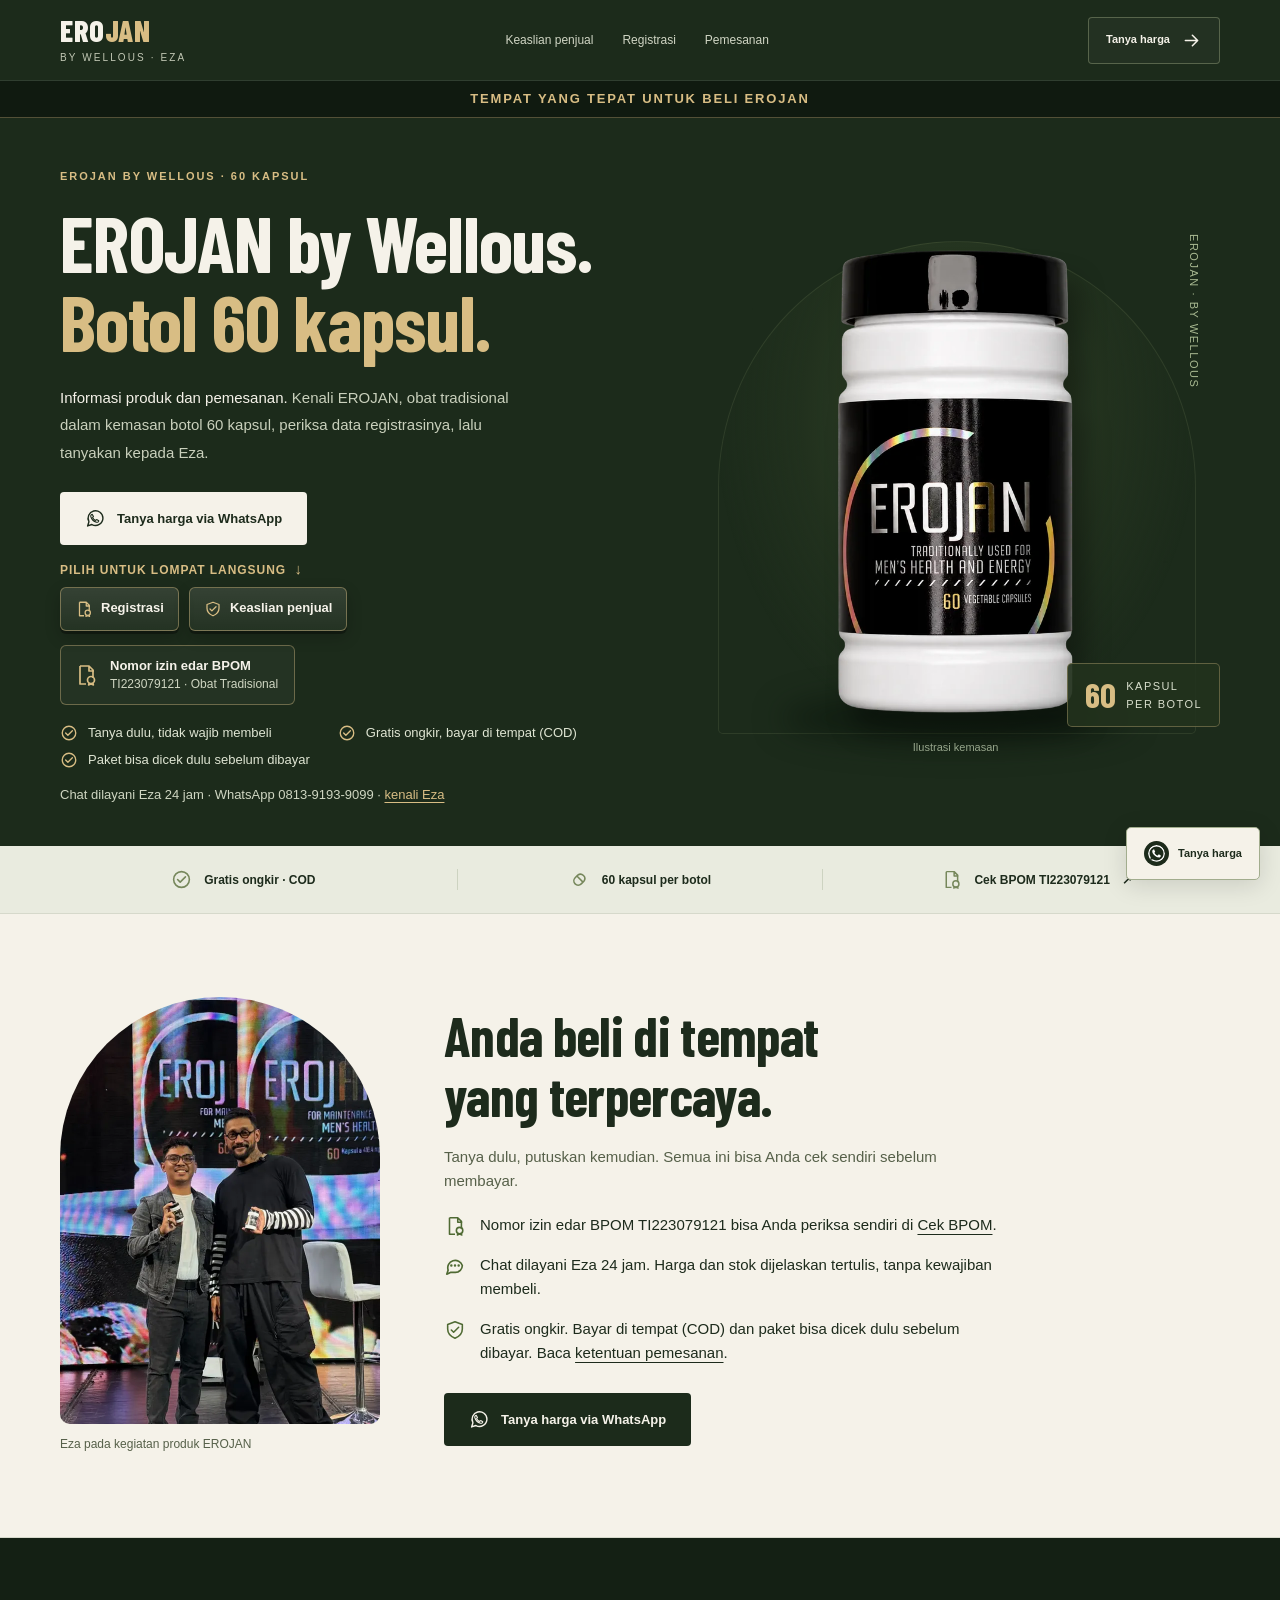
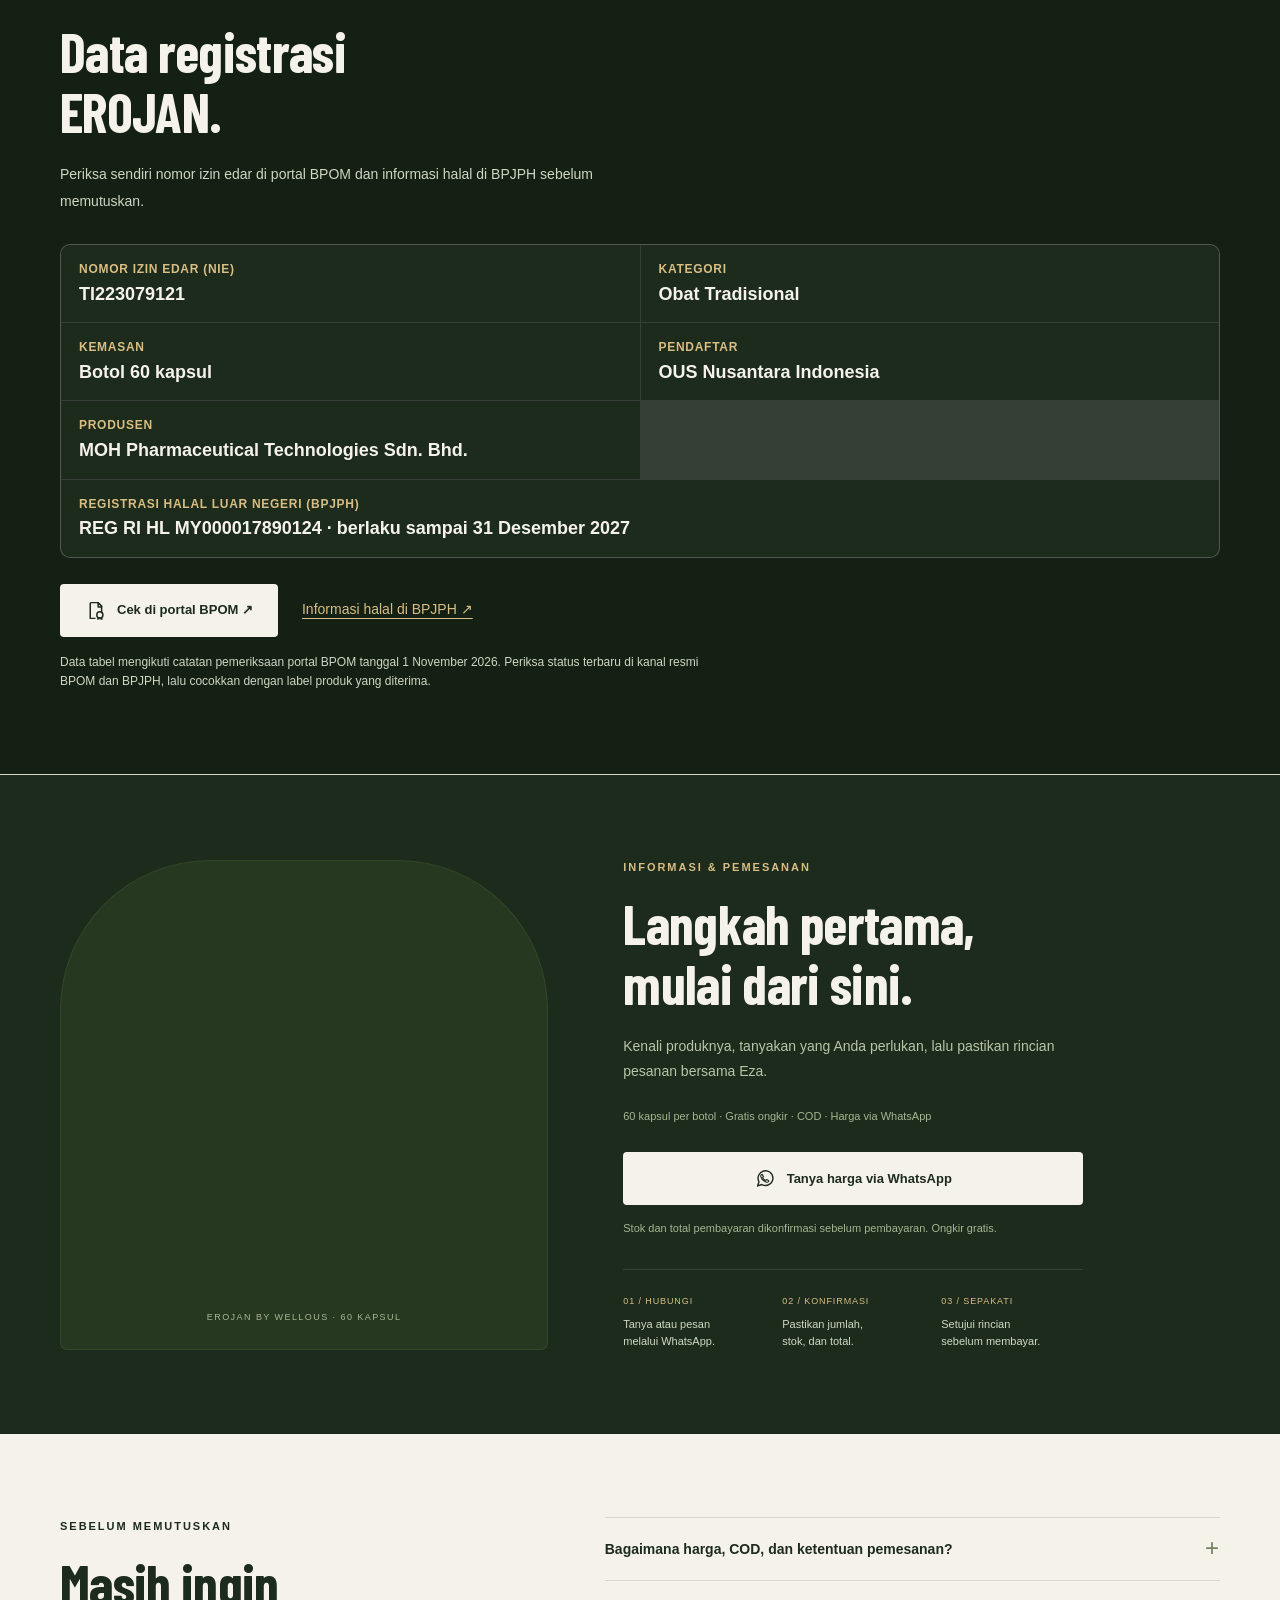
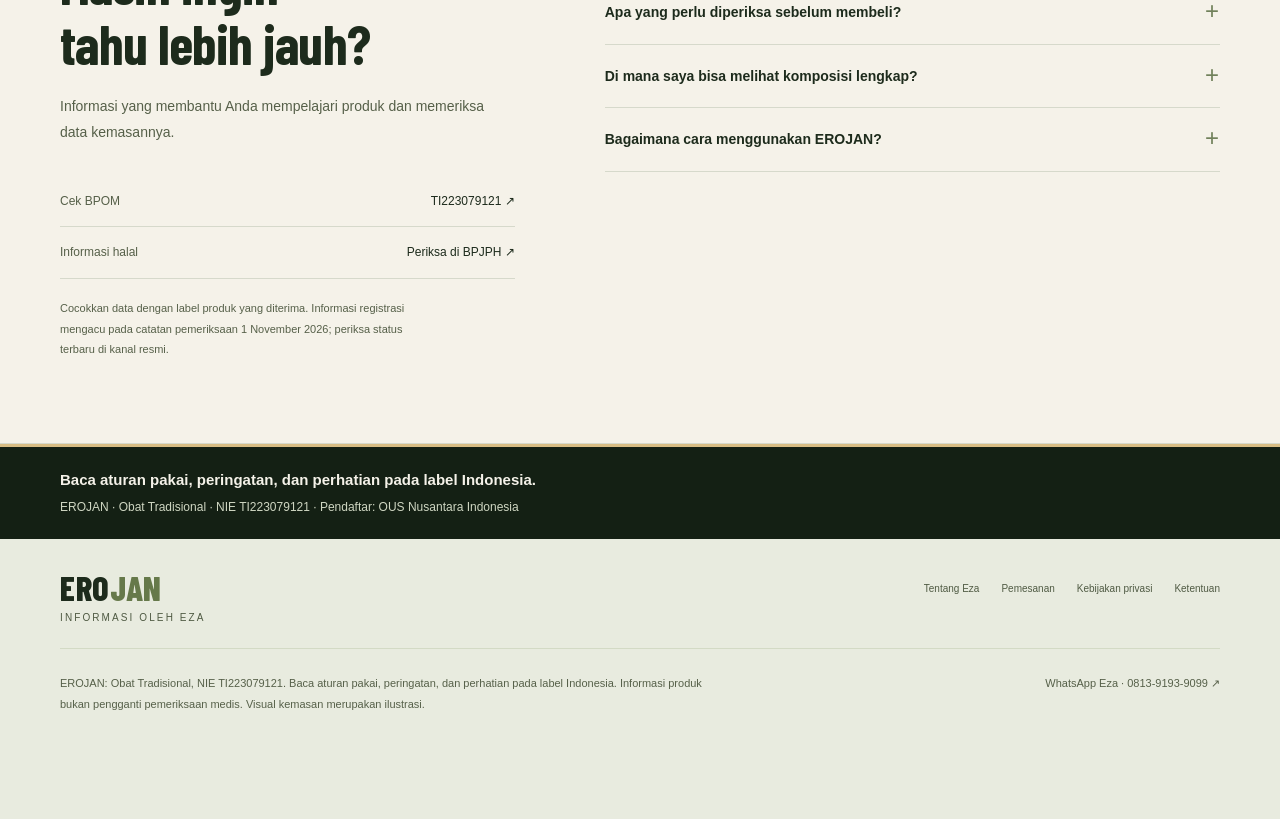
<file: uji/2/index.html>
<!doctype html>
<html lang="id">
<head>
  <meta charset="utf-8">
  <meta name="viewport" content="width=device-width, initial-scale=1, viewport-fit=cover">
  <meta name="theme-color" content="#111410">
  <meta name="robots" content="noindex,nofollow">
  <title>EROJAN by Wellous | Informasi Produk &amp; Pemesanan</title>
  <meta name="description" content="EROJAN by Wellous, botol 60 kapsul. Periksa data registrasi BPOM dan tanyakan informasi pemesanan melalui WhatsApp Eza.">
  <link rel="canonical" href="https://eroforza.com/uji/2/">
  <link rel="icon" type="image/svg+xml" href="/favicon.svg">
  <meta property="og:type" content="product">
  <meta property="og:locale" content="id_ID">
  <meta property="og:site_name" content="EROJAN by Eza">
  <meta property="og:title" content="EROJAN by Wellous | Informasi Produk &amp; Pemesanan">
  <meta property="og:description" content="EROJAN by Wellous, botol 60 kapsul. Periksa data registrasi BPOM dan tanyakan informasi pemesanan melalui WhatsApp Eza.">
  <meta property="og:url" content="https://eroforza.com/uji/2/">
  <meta property="og:image" content="https://eroforza.com/assets/erojan-bottle.webp">
  <meta property="og:image:type" content="image/webp">
  <meta property="og:image:alt" content="Botol EROJAN by Wellous, 60 kapsul">
  <meta name="twitter:card" content="summary_large_image">
  <meta name="twitter:title" content="EROJAN by Wellous | Informasi Produk &amp; Pemesanan">
  <meta name="twitter:description" content="EROJAN by Wellous, botol 60 kapsul. Periksa data registrasi BPOM dan tanyakan informasi pemesanan melalui WhatsApp Eza.">
  <meta name="twitter:image" content="https://eroforza.com/assets/erojan-bottle.webp">
  <meta name="google-site-verification" content="LZf1OjLO3q_eCAP7fV5XMHIH5XS_ttx4I5mtoyTkKA8" />
<link rel="stylesheet" href="/assets/redesign.css?v=20261110-conv14">
<script src="/assets/redesign.js?v=20261110-conv14" defer></script>
<link rel="preconnect" href="https://www.googletagmanager.com" crossorigin><link rel="preconnect" href="https://www.google-analytics.com" crossorigin>
  <link rel="preload" as="font" type="font/woff2" href="/assets/barlow-condensed-800-latin.woff2" crossorigin><link rel="preload" as="font" type="font/woff2" href="/assets/barlow-condensed-700-latin.woff2" crossorigin>
  <link rel="preload" as="image" href="/assets/erojan-cutout-800.webp" imagesrcset="/assets/erojan-cutout-480.webp 480w, /assets/erojan-cutout-800.webp 800w, /assets/erojan-cutout-1200.webp 1200w" imagesizes="(max-width:720px) 70vw, 520px">
<script src="/assets/site-config.js?v=20261110-conv14" defer></script>
<script src="/assets/measurement-consent.js?v=20261110-conv14" defer></script><script src="/assets/wa-ref.js?v=20261110-conv5" defer></script><script src="/assets/tracking.js?v=20261110-conv5" defer></script>
</head>
<body>
  <a class="skip-link" href="#konten">Lewati ke konten</a>
  <header class="site-header"><div class="wrap header-inner">
    <a class="brand" href="#atas" aria-label="EROJAN, kembali ke atas">ERO<span>JAN</span><small>BY WELLOUS · EZA</small></a>
    <nav class="main-nav" aria-label="Navigasi utama"><a href="#kenapa-eza">Keaslian penjual</a><a href="#sertifikat">Registrasi</a><a href="#pemesanan">Pemesanan</a></nav>
    <a class="button button-outline header-order" href="https://wa.me/6281391939099?text=Halo%20Eza%2C%20saya%20mau%20tanya%20harga%20dan%20stok%20EROJAN%2060%20kapsul.%0A%0AJumlah%20botol%3A%20%0AKota%2Fkecamatan%20tujuan%3A%20%0A%0ATerima%20kasih." target="_blank" rel="noopener noreferrer">Tanya harga <svg class="icon" aria-hidden="true"><use href="/assets/erojan-icons.svg#arrow"></use></svg></a>
  </div></header>
  <p class="top-notice">Tempat yang tepat untuk beli EROJAN</p>
  <main id="konten">
    <section class="hero" id="atas" aria-labelledby="hero-heading"><div class="wrap hero-grid">
      <div class="hero-copy">
        <p class="kicker gold">EROJAN BY WELLOUS · 60 KAPSUL</p>
        <h1 id="hero-heading">EROJAN by Wellous.<br><em>Botol 60 kapsul.</em></h1>
        <p class="hero-intro"><strong>Informasi produk dan pemesanan.</strong> Kenali EROJAN, obat tradisional dalam kemasan botol 60 kapsul, periksa data registrasinya, lalu tanyakan kepada Eza.</p>


        <div class="hero-actions"><a class="button button-light" href="https://wa.me/6281391939099?text=Halo%20Eza%2C%20saya%20mau%20tanya%20harga%20dan%20stok%20EROJAN%2060%20kapsul.%0A%0AJumlah%20botol%3A%20%0AKota%2Fkecamatan%20tujuan%3A%20%0A%0ATerima%20kasih." target="_blank" rel="noopener noreferrer"><svg class="icon" aria-hidden="true"><use href="/assets/erojan-icons.svg#chat-phone"></use></svg>Tanya harga via WhatsApp</a></div>
        <p class="hero-jump-label" id="hero-jump-label">Pilih untuk lompat langsung <span class="hero-jump-arrow" aria-hidden="true">↓</span></p>
        <nav class="hero-jump" aria-labelledby="hero-jump-label"><a href="#sertifikat"><svg class="icon" aria-hidden="true"><use href="/assets/erojan-icons.svg#certificate"></use></svg><span>Registrasi</span></a><a href="#kenapa-eza"><svg class="icon" aria-hidden="true"><use href="/assets/erojan-icons.svg#shield"></use></svg><span>Keaslian penjual</span></a></nav>
        <div class="hero-proof"><svg class="icon" aria-hidden="true"><use href="/assets/erojan-icons.svg#certificate"></use></svg><span>Nomor izin edar BPOM<small>TI223079121 · Obat Tradisional</small></span></div>
        <ul class="hero-assure" aria-label="Yang perlu Anda ketahui sebelum menghubungi"><li><svg class="icon" aria-hidden="true"><use href="/assets/erojan-icons.svg#check"></use></svg>Tanya dulu, tidak wajib membeli</li><li><svg class="icon" aria-hidden="true"><use href="/assets/erojan-icons.svg#check"></use></svg>Gratis ongkir, bayar di tempat (COD)</li><li><svg class="icon" aria-hidden="true"><use href="/assets/erojan-icons.svg#check"></use></svg>Paket bisa dicek dulu sebelum dibayar</li></ul>
        <p class="hero-seller">Chat dilayani Eza 24 jam · WhatsApp 0813-9193-9099 · <a href="/tentang.html">kenali Eza</a></p>
      </div>
      <figure class="hero-art"><span class="art-topline" aria-hidden="true">EROJAN · BY WELLOUS</span><img class="hero-bottle" src="/assets/erojan-cutout-800.webp" srcset="/assets/erojan-cutout-480.webp 480w, /assets/erojan-cutout-800.webp 800w, /assets/erojan-cutout-1200.webp 1200w" sizes="(max-width:720px) 70vw, 520px" width="1200" height="1310" alt="Ilustrasi kemasan botol EROJAN by Wellous" fetchpriority="high" decoding="async"><div class="art-seal"><strong>60</strong><span>KAPSUL<br>PER BOTOL</span></div><figcaption>Ilustrasi kemasan</figcaption></figure>
    </div></section>
    <section class="fact-bar" aria-label="Fakta singkat produk"><div class="wrap fact-grid"><div><svg class="icon" aria-hidden="true"><use href="/assets/erojan-icons.svg#check"></use></svg>Gratis ongkir · COD</div><div class="fact-middle"><svg class="icon" aria-hidden="true"><use href="/assets/erojan-icons.svg#capsule"></use></svg>60 kapsul per botol</div><a href="#legalitas"><svg class="icon" aria-hidden="true"><use href="/assets/erojan-icons.svg#certificate"></use></svg>Cek BPOM TI223079121 <span aria-hidden="true">↗</span></a></div></section>
    
    <section class="section assurance" id="kenapa-eza" aria-labelledby="assurance-heading"><div class="wrap assurance-grid"><figure class="assurance-photo"><img src="/assets/eza-erojan-event-640.webp" width="640" height="1138" alt="Eza pada kegiatan produk EROJAN" loading="lazy" decoding="async"><figcaption>Eza pada kegiatan produk EROJAN</figcaption></figure><div class="assurance-copy"><h2 class="section-title" id="assurance-heading">Anda beli di tempat<br>yang terpercaya.</h2><p class="assurance-lead">Tanya dulu, putuskan kemudian. Semua ini bisa Anda cek sendiri sebelum membayar.</p><ul class="assurance-list"><li><svg class="icon" aria-hidden="true"><use href="/assets/erojan-icons.svg#certificate"></use></svg><span>Nomor izin edar BPOM TI223079121 bisa Anda periksa sendiri di <a class="text-link" href="https://cekbpom.pom.go.id/all-produk?query=TI223079121" target="_blank" rel="noopener noreferrer">Cek BPOM</a>.</span></li><li><svg class="icon" aria-hidden="true"><use href="/assets/erojan-icons.svg#chat"></use></svg><span>Chat dilayani Eza 24 jam. Harga dan stok dijelaskan tertulis, tanpa kewajiban membeli.</span></li><li><svg class="icon" aria-hidden="true"><use href="/assets/erojan-icons.svg#shield"></use></svg><span>Gratis ongkir. Bayar di tempat (COD) dan paket bisa dicek dulu sebelum dibayar. Baca <a class="text-link" href="/ketentuan.html">ketentuan pemesanan</a>.</span></li></ul><a class="button button-olive" href="https://wa.me/6281391939099?text=Halo%20Eza%2C%20saya%20mau%20tanya%20harga%20dan%20stok%20EROJAN%2060%20kapsul.%0A%0AJumlah%20botol%3A%20%0AKota%2Fkecamatan%20tujuan%3A%20%0A%0ATerima%20kasih." target="_blank" rel="noopener noreferrer"><svg class="icon" aria-hidden="true"><use href="/assets/erojan-icons.svg#chat-phone"></use></svg>Tanya harga via WhatsApp</a></div></div></section>
    
    
    
    <section class="section sertifikat" id="sertifikat" aria-labelledby="sertifikat-heading"><div class="wrap"><div class="sertifikat-head"><h2 class="section-title" id="sertifikat-heading">Data registrasi<br>EROJAN.</h2><p class="section-intro">Periksa sendiri nomor izin edar di portal BPOM dan informasi halal di BPJPH sebelum memutuskan.</p></div><div class="sertifikat-grid"><dl class="sertifikat-data"><div><dt>Nomor izin edar (NIE)</dt><dd>TI223079121</dd></div><div><dt>Kategori</dt><dd>Obat Tradisional</dd></div><div><dt>Kemasan</dt><dd>Botol 60 kapsul</dd></div><div><dt>Pendaftar</dt><dd>OUS Nusantara Indonesia</dd></div><div><dt>Produsen</dt><dd>MOH Pharmaceutical Technologies Sdn. Bhd.</dd></div><div><dt>Registrasi halal luar negeri (BPJPH)</dt><dd>REG RI HL MY000017890124 · berlaku sampai 31 Desember 2027</dd></div></dl></div><div class="sertifikat-actions"><a class="button button-light" href="https://cekbpom.pom.go.id/all-produk?query=TI223079121" target="_blank" rel="noopener noreferrer"><svg class="icon" aria-hidden="true"><use href="/assets/erojan-icons.svg#certificate"></use></svg>Cek di portal BPOM ↗</a><a class="text-link sertifikat-halal" href="https://bpjph.halal.go.id/cari/produk-halal-ln?produk=EROJAN" target="_blank" rel="noopener noreferrer">Informasi halal di BPJPH ↗</a></div><p class="sertifikat-note">Data tabel mengikuti catatan pemeriksaan portal BPOM tanggal 1 November 2026. Periksa status terbaru di kanal resmi BPOM dan BPJPH, lalu cocokkan dengan label produk yang diterima.</p></div></section>
    <section class="section order-section" id="pemesanan" aria-labelledby="order-heading"><div class="wrap order-card"><div class="order-visual"><img src="/assets/erojan-cutout-800.webp" srcset="/assets/erojan-cutout-480.webp 480w, /assets/erojan-cutout-800.webp 800w, /assets/erojan-cutout-1200.webp 1200w" sizes="(max-width:720px) 70vw, 420px" width="1200" height="1310" alt="Ilustrasi botol EROJAN berisi 60 kapsul" loading="lazy" decoding="async"><span class="order-visual-note">EROJAN BY WELLOUS · 60 KAPSUL</span></div><div class="order-copy"><p class="kicker gold">INFORMASI & PEMESANAN</p><h2 class="section-title" id="order-heading">Langkah pertama,<br>mulai dari sini.</h2><p>Kenali produknya, tanyakan yang Anda perlukan, lalu pastikan rincian pesanan bersama Eza.</p><div class="order-includes">60 kapsul per botol · Gratis ongkir · COD · Harga via WhatsApp</div><a class="button button-light order-button" href="https://wa.me/6281391939099?text=Halo%20Eza%2C%20saya%20mau%20tanya%20harga%20dan%20stok%20EROJAN%2060%20kapsul.%0A%0AJumlah%20botol%3A%20%0AKota%2Fkecamatan%20tujuan%3A%20%0A%0ATerima%20kasih." target="_blank" rel="noopener noreferrer"><svg class="icon" aria-hidden="true"><use href="/assets/erojan-icons.svg#chat-phone"></use></svg>Tanya harga via WhatsApp</a><p class="order-footnote">Stok dan total pembayaran dikonfirmasi sebelum pembayaran. Ongkir gratis.</p><div class="order-steps" aria-label="Alur pemesanan"><div><span>01 / HUBUNGI</span><strong>Tanya atau pesan<br>melalui WhatsApp.</strong></div><div><span>02 / KONFIRMASI</span><strong>Pastikan jumlah,<br>stok, dan total.</strong></div><div><span>03 / SEPAKATI</span><strong>Setujui rincian<br>sebelum membayar.</strong></div></div></div></div></section>
    <section class="section" id="legalitas" aria-labelledby="faq-heading"><div class="wrap info-grid"><div><p class="kicker">SEBELUM MEMUTUSKAN</p><h2 class="section-title" id="faq-heading">Masih ingin<br>tahu lebih jauh?</h2><p class="section-intro">Informasi yang membantu Anda mempelajari produk dan memeriksa data kemasannya.</p><div class="registry-links"><a href="https://cekbpom.pom.go.id/all-produk?query=TI223079121" target="_blank" rel="noopener noreferrer"><span>Cek BPOM</span><strong>TI223079121 ↗</strong></a><a href="https://bpjph.halal.go.id/cari/produk-halal-ln?produk=EROJAN" target="_blank" rel="noopener noreferrer"><span>Informasi halal</span><strong>Periksa di BPJPH ↗</strong></a></div><p class="registry-caption">Cocokkan data dengan label produk yang diterima. Informasi registrasi mengacu pada catatan pemeriksaan 1 November 2026; periksa status terbaru di kanal resmi.</p></div><div class="faq-list" id="faq"><details id="ketentuan-pemesanan"><summary>Bagaimana harga, COD, dan ketentuan pemesanan?</summary><p>Hubungi Eza melalui WhatsApp untuk informasi harga dan stok. Ongkir gratis, pembayaran bisa di tempat (COD), dan paket bisa dicek dulu sebelum dibayar. Pastikan rincian dan total pembayaran disepakati secara tertulis sebelum membayar. <a class="text-link" href="/pemesanan.html">Baca panduan pemesanan</a> dan <a class="text-link" href="/ketentuan.html">ketentuan lengkap</a>.</p></details><details><summary>Apa yang perlu diperiksa sebelum membeli?</summary><p>Periksa kemasan, segel, label, nomor izin edar, komposisi, kode produksi, serta kedaluwarsa. Cocokkan identitas produk dengan kanal resmi dan minta rincian pesanan tertulis dari Eza.</p></details><details><summary>Di mana saya bisa melihat komposisi lengkap?</summary><p>Komposisi lengkap tercantum pada label kemasan dan pada data registrasi BPOM (lihat Cek BPOM). Cocokkan dengan label Indonesia pada kemasan yang Anda terima.</p></details><details><summary>Bagaimana cara menggunakan EROJAN?</summary><p>Ikuti aturan pakai pada label Indonesia. Jangan melebihi aturan pakai. Jika memiliki kondisi medis atau sedang menggunakan obat lain, tanyakan kepada dokter atau apoteker sebelum menggunakan produk.</p></details></div></div></section>
  <aside class="usage-notice" aria-label="Aturan pakai dan peringatan"><div class="wrap"><strong>Baca aturan pakai, peringatan, dan perhatian pada label Indonesia.</strong><span>EROJAN · Obat Tradisional · NIE TI223079121 · Pendaftar: OUS Nusantara Indonesia</span></div></aside>
  </main>
  <footer class="footer" id="kontak-eza"><div class="wrap"><div class="footer-top"><a class="brand" href="#atas" aria-label="EROJAN kembali ke atas">ERO<span>JAN</span><small>INFORMASI OLEH EZA</small></a><nav class="footer-links" aria-label="Informasi pengelola"><a href="/tentang.html">Tentang Eza</a><a href="/pemesanan.html">Pemesanan</a><a href="/kebijakan-privasi.html">Kebijakan privasi</a><a href="/ketentuan.html">Ketentuan</a></nav></div><div class="footer-copy"><p>EROJAN: Obat Tradisional, NIE TI223079121. Baca aturan pakai, peringatan, dan perhatian pada label Indonesia. Informasi produk bukan pengganti pemeriksaan medis. Visual kemasan merupakan ilustrasi.</p><a href="https://wa.me/6281391939099?text=Halo%20Eza%2C%20saya%20mau%20tanya%20harga%20dan%20stok%20EROJAN%2060%20kapsul.%0A%0AJumlah%20botol%3A%20%0AKota%2Fkecamatan%20tujuan%3A%20%0A%0ATerima%20kasih." target="_blank" rel="noopener noreferrer">WhatsApp Eza · 0813-9193-9099 ↗</a></div></div></footer>
  <a class="contact-float" id="waFloat" href="https://wa.me/6281391939099?text=Halo%20Eza%2C%20saya%20mau%20tanya%20harga%20dan%20stok%20EROJAN%2060%20kapsul.%0A%0AJumlah%20botol%3A%20%0AKota%2Fkecamatan%20tujuan%3A%20%0A%0ATerima%20kasih." target="_blank" rel="noopener noreferrer"><img src="/assets/whatsapp.svg" width="21" height="21" alt="">Tanya harga</a>
  <div class="mobile-order" aria-label="Informasi dan pemesanan WhatsApp"><span>Tanya EROJAN<small>Gratis ongkir · COD</small></span><a class="button button-olive" href="https://wa.me/6281391939099?text=Halo%20Eza%2C%20saya%20mau%20tanya%20harga%20dan%20stok%20EROJAN%2060%20kapsul.%0A%0AJumlah%20botol%3A%20%0AKota%2Fkecamatan%20tujuan%3A%20%0A%0ATerima%20kasih." target="_blank" rel="noopener noreferrer">Tanya harga <span aria-hidden="true">↗</span></a></div>
</body>
</html>
</file>
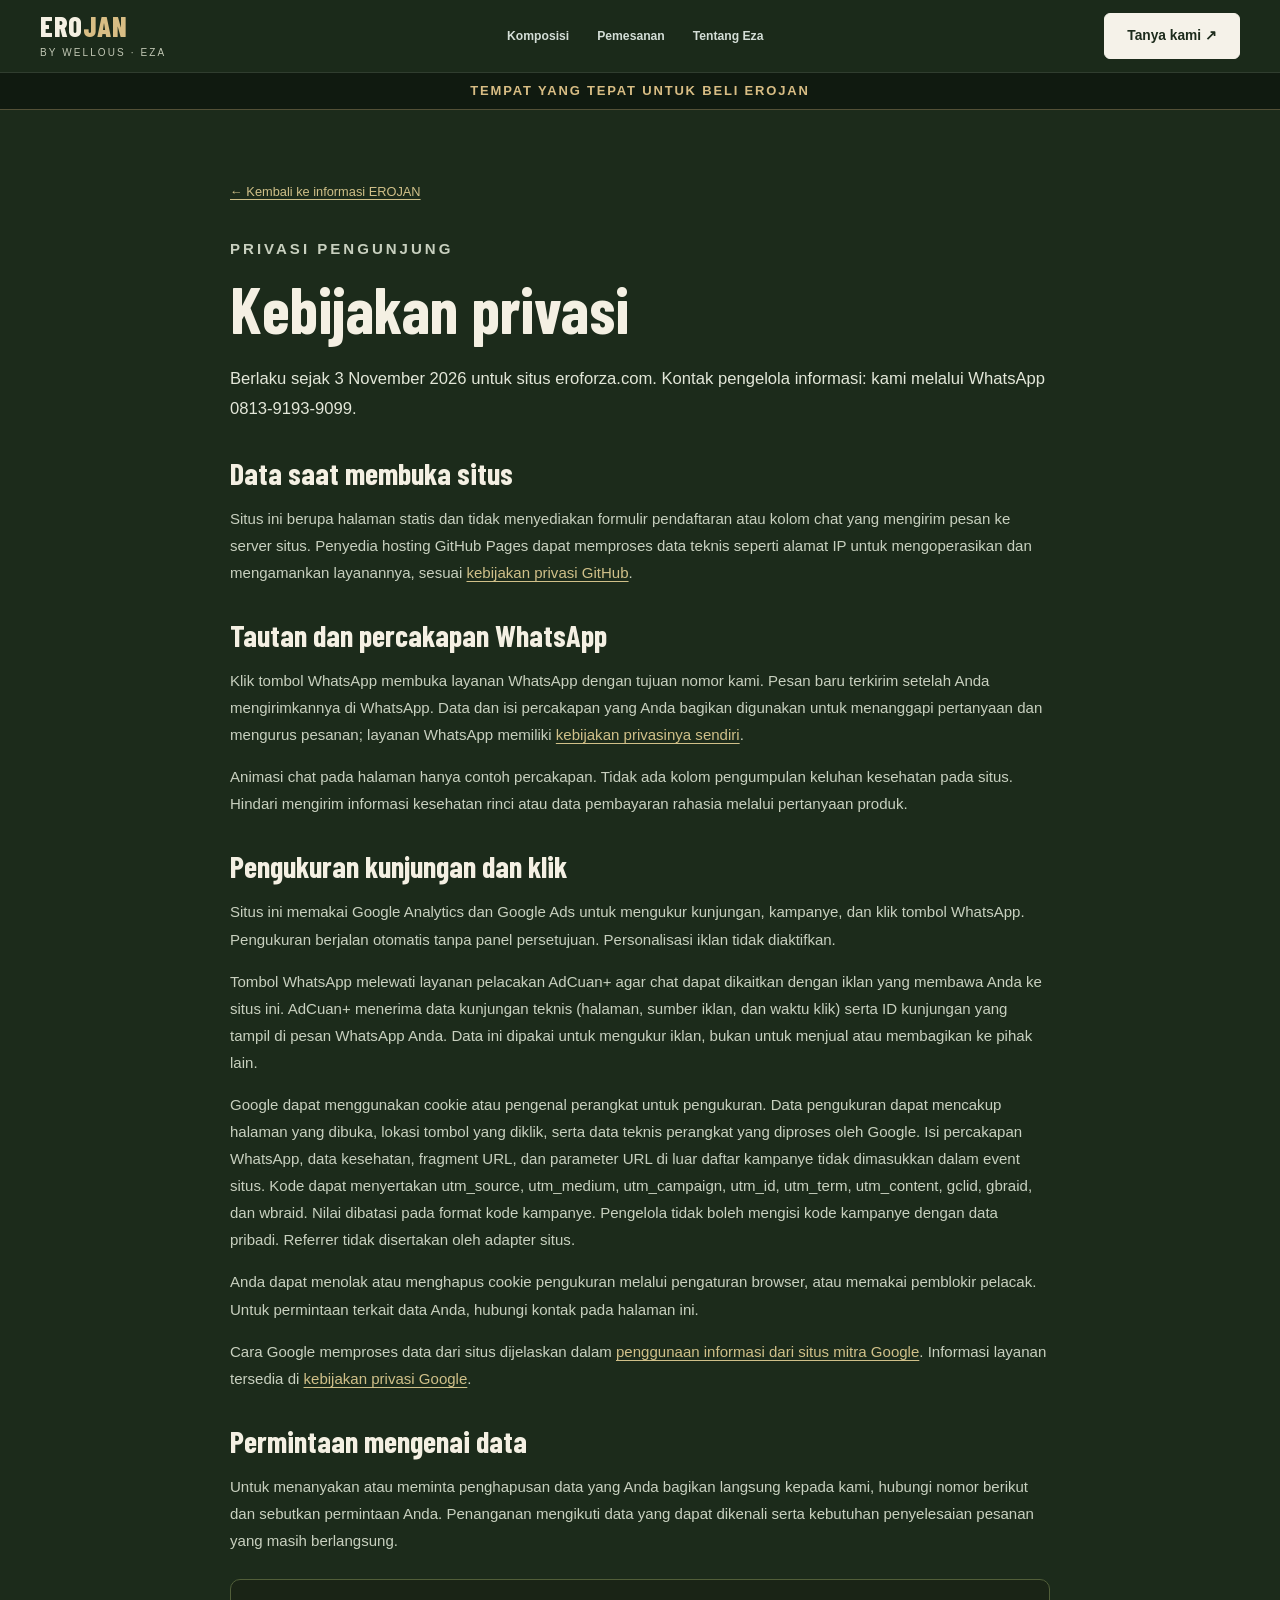
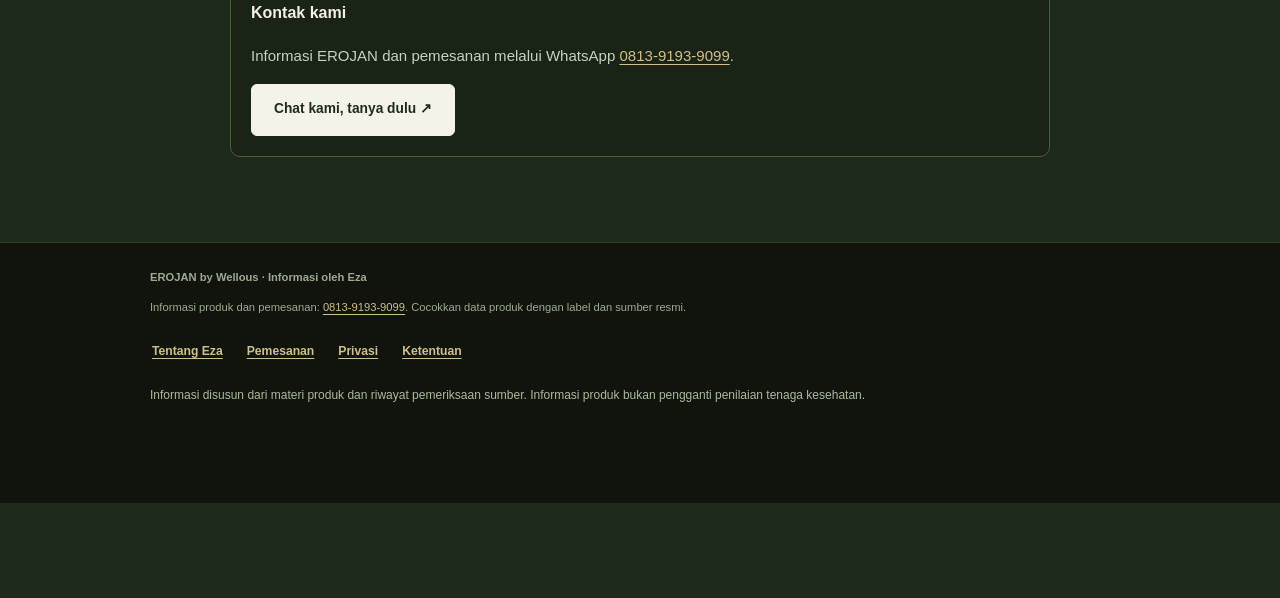
<file: kebijakan-privasi.html>
<!DOCTYPE html>
<html lang="id"><head><meta charset="utf-8"><meta name="viewport" content="width=device-width, initial-scale=1"><title>Kebijakan Privasi | EROJAN oleh Eza</title><meta name="description" content="Penjelasan data teknis situs, tautan WhatsApp, pengukuran Google, dan kontak permintaan privasi di eroforza.com."><meta name="robots" content="index,follow"><link rel="canonical" href="https://eroforza.com/kebijakan-privasi.html"><meta name="theme-color" content="#182113"><link rel="icon" type="image/svg+xml" href="favicon.svg"><link rel="stylesheet" href="assets/site.css?v=20261026-seo1"><link rel="stylesheet" href="assets/improvements.css?v=20261110-conv14"><script src="assets/site-config.js?v=20261110-conv3" defer></script><script src="assets/measurement-consent.js?v=20261110-conv3" defer></script><script src="assets/wa-ref.js?v=20261112-wa3" defer></script><script src="assets/tracking.js?v=20261110-conv3" defer></script><script src="assets/adcuan.js?v=20261125-ac8" defer></script><script type="application/ld+json">{"@context":"https://schema.org","@graph":[{"@type":"WebPage","url":"https://eroforza.com/kebijakan-privasi.html","name":"Kebijakan Privasi | EROJAN oleh Eza","inLanguage":"id-ID","isPartOf":{"@id":"https://eroforza.com/#website"}},{"@type":"BreadcrumbList","@id":"https://eroforza.com/kebijakan-privasi.html#breadcrumb","itemListElement":[{"@type":"ListItem","position":1,"name":"EROJAN","item":"https://eroforza.com/"},{"@type":"ListItem","position":2,"name":"Kebijakan privasi","item":"https://eroforza.com/kebijakan-privasi.html"}]}]}</script><meta property="og:type" content="website"><meta property="og:locale" content="id_ID"><meta property="og:site_name" content="EROJAN by Eza"><meta property="og:title" content="Kebijakan Privasi | EROJAN oleh Eza"><meta property="og:description" content="Penjelasan data teknis situs, tautan WhatsApp, pengukuran Google, dan kontak permintaan privasi di eroforza.com."><meta property="og:url" content="https://eroforza.com/kebijakan-privasi.html"><meta property="og:image" content="https://eroforza.com/assets/erojan-bottle.webp"><meta property="og:image:alt" content="Botol EROJAN by Wellous, 60 kapsul"><meta name="twitter:card" content="summary_large_image"><meta name="twitter:title" content="Kebijakan Privasi | EROJAN oleh Eza"><meta name="twitter:description" content="Penjelasan data teknis situs, tautan WhatsApp, pengukuran Google, dan kontak permintaan privasi di eroforza.com."><meta name="twitter:image" content="https://eroforza.com/assets/erojan-bottle.webp"></head>
<body><a class="skip-link" href="#konten">Lewati ke konten</a><header class="site-header"><nav class="container nav" aria-label="Navigasi utama"><a class="brand" href="index.html"><span class="brand-mark" aria-hidden="true">E</span><span>ERO<span class="brand-accent">JAN</span><small>BY WELLOUS · EZA</small></span></a><div class="nav-links"><a href="index.html#komposisi">Komposisi</a><a href="pemesanan.html">Pemesanan</a><a href="tentang.html">Tentang Eza</a></div><a class="button button-primary nav-cta" href="https://wa.me/6281391939099?text=Halo%2C%20saya%20mau%20tahu%20manfaat%20EROJAN%2060%20kapsul.%20Boleh%20sekalian%20info%20harga%3F">Tanya kami ↗</a></nav></header>
  <p class="top-notice">Tempat yang tepat untuk beli EROJAN</p>
<main id="konten" class="info-page"><article class="container prose"><a class="back-link" href="index.html">← Kembali ke informasi EROJAN</a><p class="eyebrow">Privasi pengunjung</p><h1>Kebijakan privasi</h1><p class="page-intro">Berlaku sejak 3 November 2026 untuk situs eroforza.com. Kontak pengelola informasi: kami melalui WhatsApp 0813-9193-9099.</p>
<h2>Data saat membuka situs</h2><p>Situs ini berupa halaman statis dan tidak menyediakan formulir pendaftaran atau kolom chat yang mengirim pesan ke server situs. Penyedia hosting GitHub Pages dapat memproses data teknis seperti alamat IP untuk mengoperasikan dan mengamankan layanannya, sesuai <a href="https://docs.github.com/en/site-policy/privacy-policies/github-general-privacy-statement" target="_blank" rel="noopener noreferrer">kebijakan privasi GitHub</a>.</p>
<h2>Tautan dan percakapan WhatsApp</h2><p>Klik tombol WhatsApp membuka layanan WhatsApp dengan tujuan nomor kami. Pesan baru terkirim setelah Anda mengirimkannya di WhatsApp. Data dan isi percakapan yang Anda bagikan digunakan untuk menanggapi pertanyaan dan mengurus pesanan; layanan WhatsApp memiliki <a href="https://www.whatsapp.com/legal/privacy-policy" target="_blank" rel="noopener noreferrer">kebijakan privasinya sendiri</a>.</p><p>Animasi chat pada halaman hanya contoh percakapan. Tidak ada kolom pengumpulan keluhan kesehatan pada situs. Hindari mengirim informasi kesehatan rinci atau data pembayaran rahasia melalui pertanyaan produk.</p>
<h2>Pengukuran kunjungan dan klik</h2><p id="measurementExplanation">Situs ini memakai Google Analytics dan Google Ads untuk mengukur kunjungan, kampanye, dan klik tombol WhatsApp. Pengukuran berjalan otomatis tanpa panel persetujuan. Personalisasi iklan tidak diaktifkan.</p><p>Tombol WhatsApp melewati layanan pelacakan AdCuan+ agar chat dapat dikaitkan dengan iklan yang membawa Anda ke situs ini. AdCuan+ menerima data kunjungan teknis (halaman, sumber iklan, dan waktu klik) serta ID kunjungan yang tampil di pesan WhatsApp Anda. Data ini dipakai untuk mengukur iklan, bukan untuk menjual atau membagikan ke pihak lain.</p><p>Google dapat menggunakan cookie atau pengenal perangkat untuk pengukuran. Data pengukuran dapat mencakup halaman yang dibuka, lokasi tombol yang diklik, serta data teknis perangkat yang diproses oleh Google. Isi percakapan WhatsApp, data kesehatan, fragment URL, dan parameter URL di luar daftar kampanye tidak dimasukkan dalam event situs. Kode dapat menyertakan utm_source, utm_medium, utm_campaign, utm_id, utm_term, utm_content, gclid, gbraid, dan wbraid. Nilai dibatasi pada format kode kampanye. Pengelola tidak boleh mengisi kode kampanye dengan data pribadi. Referrer tidak disertakan oleh adapter situs.</p><p>Anda dapat menolak atau menghapus cookie pengukuran melalui pengaturan browser, atau memakai pemblokir pelacak. Untuk permintaan terkait data Anda, hubungi kontak pada halaman ini.</p><p>Cara Google memproses data dari situs dijelaskan dalam <a href="https://policies.google.com/technologies/partner-sites?hl=id" target="_blank" rel="noopener noreferrer">penggunaan informasi dari situs mitra Google</a>. Informasi layanan tersedia di <a href="https://policies.google.com/privacy?hl=id" target="_blank" rel="noopener noreferrer">kebijakan privasi Google</a>.</p>
<h2>Permintaan mengenai data</h2><p>Untuk menanyakan atau meminta penghapusan data yang Anda bagikan langsung kepada kami, hubungi nomor berikut dan sebutkan permintaan Anda. Penanganan mengikuti data yang dapat dikenali serta kebutuhan penyelesaian pesanan yang masih berlangsung.</p><div class="contact-box"><strong>Kontak kami</strong><p>Informasi EROJAN dan pemesanan melalui WhatsApp <a href="https://wa.me/6281391939099?text=Halo%2C%20saya%20mau%20tahu%20manfaat%20EROJAN%2060%20kapsul.%20Boleh%20sekalian%20info%20harga%3F">0813-9193-9099</a>.</p><a class="button button-primary" href="https://wa.me/6281391939099?text=Halo%2C%20saya%20mau%20tahu%20manfaat%20EROJAN%2060%20kapsul.%20Boleh%20sekalian%20info%20harga%3F">Chat kami, tanya dulu ↗</a></div></article></main>
  <footer class="site-footer"><div class="container footer-content"><p><strong>EROJAN by Wellous · Informasi oleh Eza</strong></p><p>Informasi produk dan pemesanan: <a class="inline-link" href="https://wa.me/6281391939099">0813-9193-9099</a>. Cocokkan data produk dengan label dan sumber resmi.</p><nav class="footer-links" aria-label="Informasi pengelola"><a href="tentang.html">Tentang Eza</a><a href="pemesanan.html">Pemesanan</a><a href="kebijakan-privasi.html">Privasi</a><a href="ketentuan.html">Ketentuan</a></nav><small>Informasi disusun dari materi produk dan riwayat pemeriksaan sumber. Informasi produk bukan pengganti penilaian tenaga kesehatan.</small></div></footer></body></html>
</file>
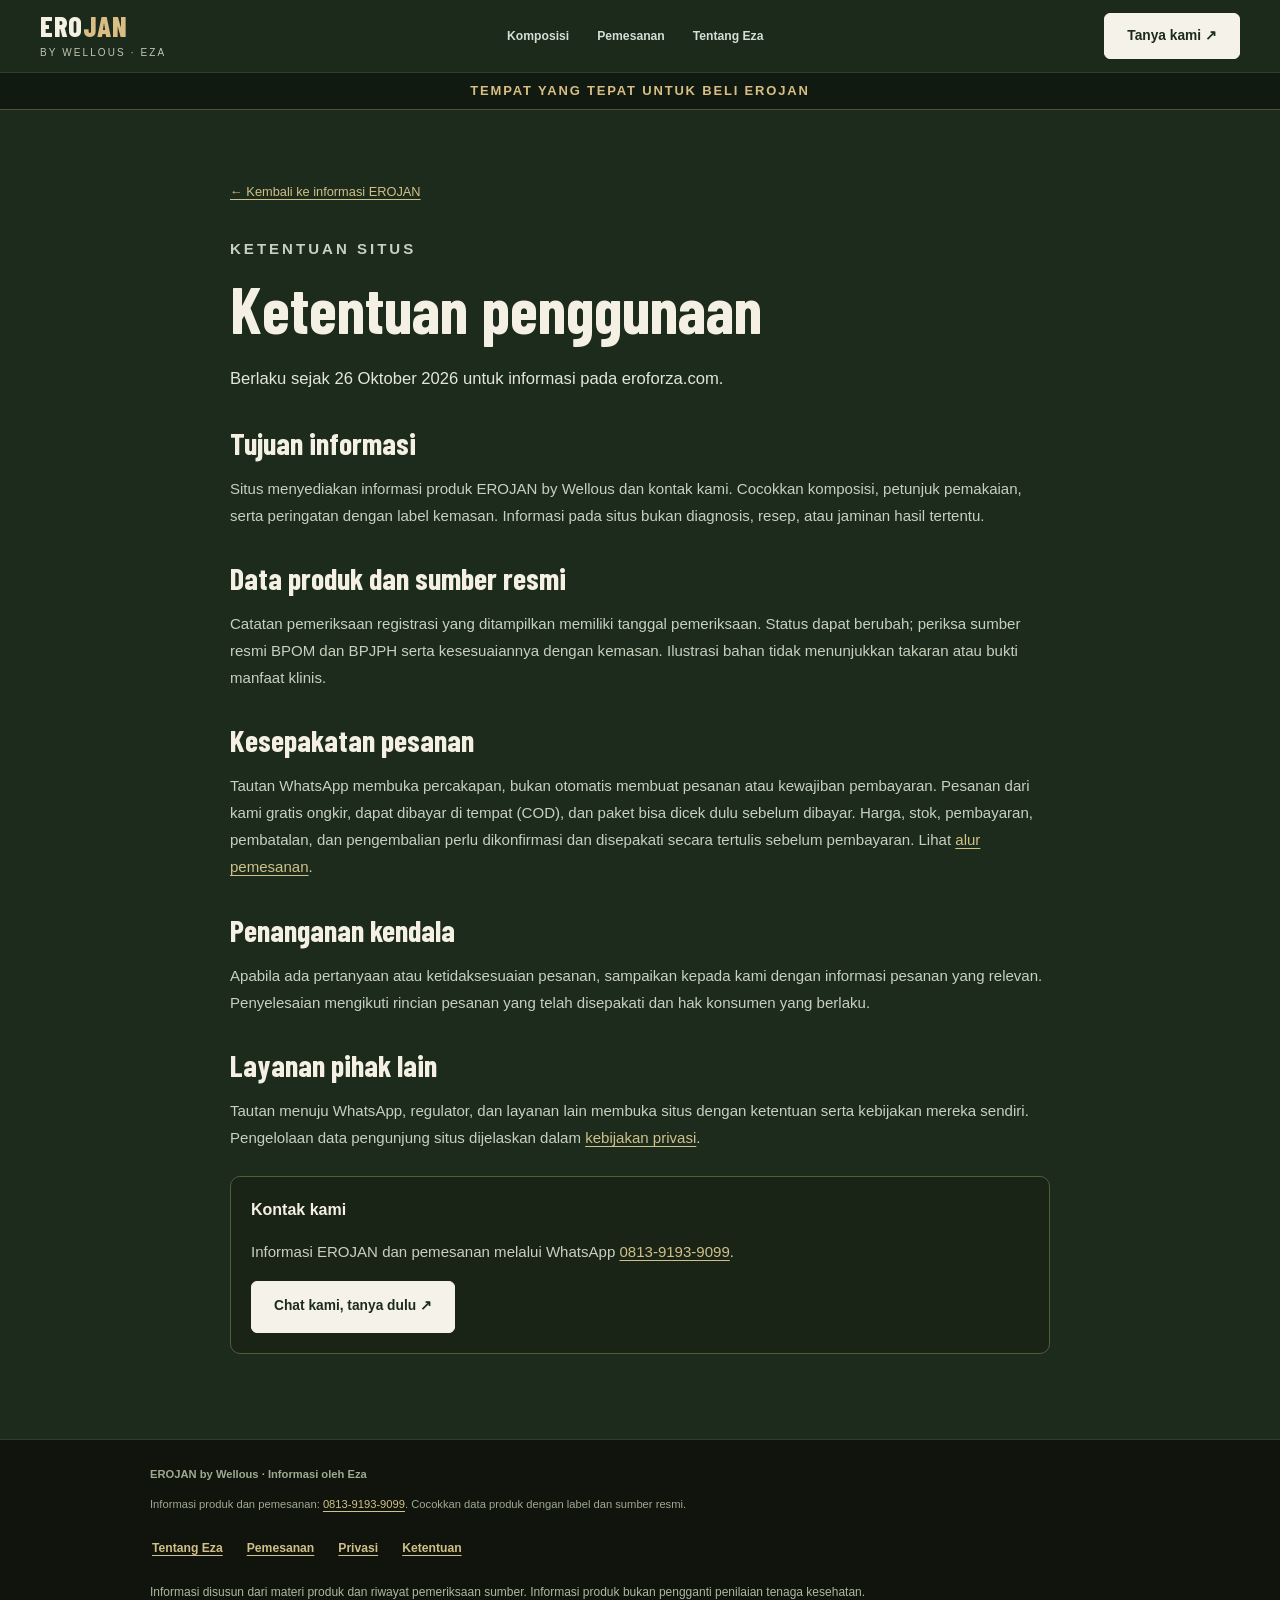
<file: ketentuan.html>
<!DOCTYPE html>
<html lang="id"><head><meta charset="utf-8"><meta name="viewport" content="width=device-width, initial-scale=1"><title>Ketentuan Penggunaan | EROJAN oleh Eza</title><meta name="description" content="Ketentuan informasi produk EROJAN, penggunaan sumber resmi, pemesanan melalui WhatsApp, dan kontak penanganan kendala."><meta name="robots" content="index,follow"><link rel="canonical" href="https://eroforza.com/ketentuan.html"><meta name="theme-color" content="#182113"><link rel="icon" type="image/svg+xml" href="favicon.svg"><link rel="stylesheet" href="assets/site.css?v=20261026-seo1"><link rel="stylesheet" href="assets/improvements.css?v=20261110-conv14"><script src="assets/site-config.js?v=20261110-conv3" defer></script><script src="assets/measurement-consent.js?v=20261110-conv3" defer></script><script src="assets/wa-ref.js?v=20261112-wa3" defer></script><script src="assets/tracking.js?v=20261110-conv3" defer></script><script src="assets/adcuan.js?v=20261125-ac8" defer></script><script type="application/ld+json">{"@context":"https://schema.org","@graph":[{"@type":"WebPage","url":"https://eroforza.com/ketentuan.html","name":"Ketentuan Penggunaan | EROJAN oleh Eza","inLanguage":"id-ID","isPartOf":{"@id":"https://eroforza.com/#website"}},{"@type":"BreadcrumbList","@id":"https://eroforza.com/ketentuan.html#breadcrumb","itemListElement":[{"@type":"ListItem","position":1,"name":"EROJAN","item":"https://eroforza.com/"},{"@type":"ListItem","position":2,"name":"Ketentuan","item":"https://eroforza.com/ketentuan.html"}]}]}</script><meta property="og:type" content="website"><meta property="og:locale" content="id_ID"><meta property="og:site_name" content="EROJAN by Eza"><meta property="og:title" content="Ketentuan Penggunaan | EROJAN oleh Eza"><meta property="og:description" content="Ketentuan informasi produk EROJAN, penggunaan sumber resmi, pemesanan melalui WhatsApp, dan kontak penanganan kendala."><meta property="og:url" content="https://eroforza.com/ketentuan.html"><meta property="og:image" content="https://eroforza.com/assets/erojan-bottle.webp"><meta property="og:image:alt" content="Botol EROJAN by Wellous, 60 kapsul"><meta name="twitter:card" content="summary_large_image"><meta name="twitter:title" content="Ketentuan Penggunaan | EROJAN oleh Eza"><meta name="twitter:description" content="Ketentuan informasi produk EROJAN, penggunaan sumber resmi, pemesanan melalui WhatsApp, dan kontak penanganan kendala."><meta name="twitter:image" content="https://eroforza.com/assets/erojan-bottle.webp"></head>
<body><a class="skip-link" href="#konten">Lewati ke konten</a><header class="site-header"><nav class="container nav" aria-label="Navigasi utama"><a class="brand" href="index.html"><span class="brand-mark" aria-hidden="true">E</span><span>ERO<span class="brand-accent">JAN</span><small>BY WELLOUS · EZA</small></span></a><div class="nav-links"><a href="index.html#komposisi">Komposisi</a><a href="pemesanan.html">Pemesanan</a><a href="tentang.html">Tentang Eza</a></div><a class="button button-primary nav-cta" href="https://wa.me/6281391939099?text=Halo%2C%20saya%20mau%20tahu%20manfaat%20EROJAN%2060%20kapsul.%20Boleh%20sekalian%20info%20harga%3F">Tanya kami ↗</a></nav></header>
  <p class="top-notice">Tempat yang tepat untuk beli EROJAN</p>
<main id="konten" class="info-page"><article class="container prose"><a class="back-link" href="index.html">← Kembali ke informasi EROJAN</a><p class="eyebrow">Ketentuan situs</p><h1>Ketentuan penggunaan</h1><p class="page-intro">Berlaku sejak 26 Oktober 2026 untuk informasi pada eroforza.com.</p>
<h2>Tujuan informasi</h2><p>Situs menyediakan informasi produk EROJAN by Wellous dan kontak kami. Cocokkan komposisi, petunjuk pemakaian, serta peringatan dengan label kemasan. Informasi pada situs bukan diagnosis, resep, atau jaminan hasil tertentu.</p>
<h2>Data produk dan sumber resmi</h2><p>Catatan pemeriksaan registrasi yang ditampilkan memiliki tanggal pemeriksaan. Status dapat berubah; periksa sumber resmi BPOM dan BPJPH serta kesesuaiannya dengan kemasan. Ilustrasi bahan tidak menunjukkan takaran atau bukti manfaat klinis.</p>
<h2>Kesepakatan pesanan</h2><p>Tautan WhatsApp membuka percakapan, bukan otomatis membuat pesanan atau kewajiban pembayaran. Pesanan dari kami gratis ongkir, dapat dibayar di tempat (COD), dan paket bisa dicek dulu sebelum dibayar. Harga, stok, pembayaran, pembatalan, dan pengembalian perlu dikonfirmasi dan disepakati secara tertulis sebelum pembayaran. Lihat <a href="pemesanan.html">alur pemesanan</a>.</p>
<h2>Penanganan kendala</h2><p>Apabila ada pertanyaan atau ketidaksesuaian pesanan, sampaikan kepada kami dengan informasi pesanan yang relevan. Penyelesaian mengikuti rincian pesanan yang telah disepakati dan hak konsumen yang berlaku.</p>
<h2>Layanan pihak lain</h2><p>Tautan menuju WhatsApp, regulator, dan layanan lain membuka situs dengan ketentuan serta kebijakan mereka sendiri. Pengelolaan data pengunjung situs dijelaskan dalam <a href="kebijakan-privasi.html">kebijakan privasi</a>.</p><div class="contact-box"><strong>Kontak kami</strong><p>Informasi EROJAN dan pemesanan melalui WhatsApp <a href="https://wa.me/6281391939099?text=Halo%2C%20saya%20mau%20tahu%20manfaat%20EROJAN%2060%20kapsul.%20Boleh%20sekalian%20info%20harga%3F">0813-9193-9099</a>.</p><a class="button button-primary" href="https://wa.me/6281391939099?text=Halo%2C%20saya%20mau%20tahu%20manfaat%20EROJAN%2060%20kapsul.%20Boleh%20sekalian%20info%20harga%3F">Chat kami, tanya dulu ↗</a></div></article></main>
  <footer class="site-footer"><div class="container footer-content"><p><strong>EROJAN by Wellous · Informasi oleh Eza</strong></p><p>Informasi produk dan pemesanan: <a class="inline-link" href="https://wa.me/6281391939099">0813-9193-9099</a>. Cocokkan data produk dengan label dan sumber resmi.</p><nav class="footer-links" aria-label="Informasi pengelola"><a href="tentang.html">Tentang Eza</a><a href="pemesanan.html">Pemesanan</a><a href="kebijakan-privasi.html">Privasi</a><a href="ketentuan.html">Ketentuan</a></nav><small>Informasi disusun dari materi produk dan riwayat pemeriksaan sumber. Informasi produk bukan pengganti penilaian tenaga kesehatan.</small></div></footer></body></html>
</file>
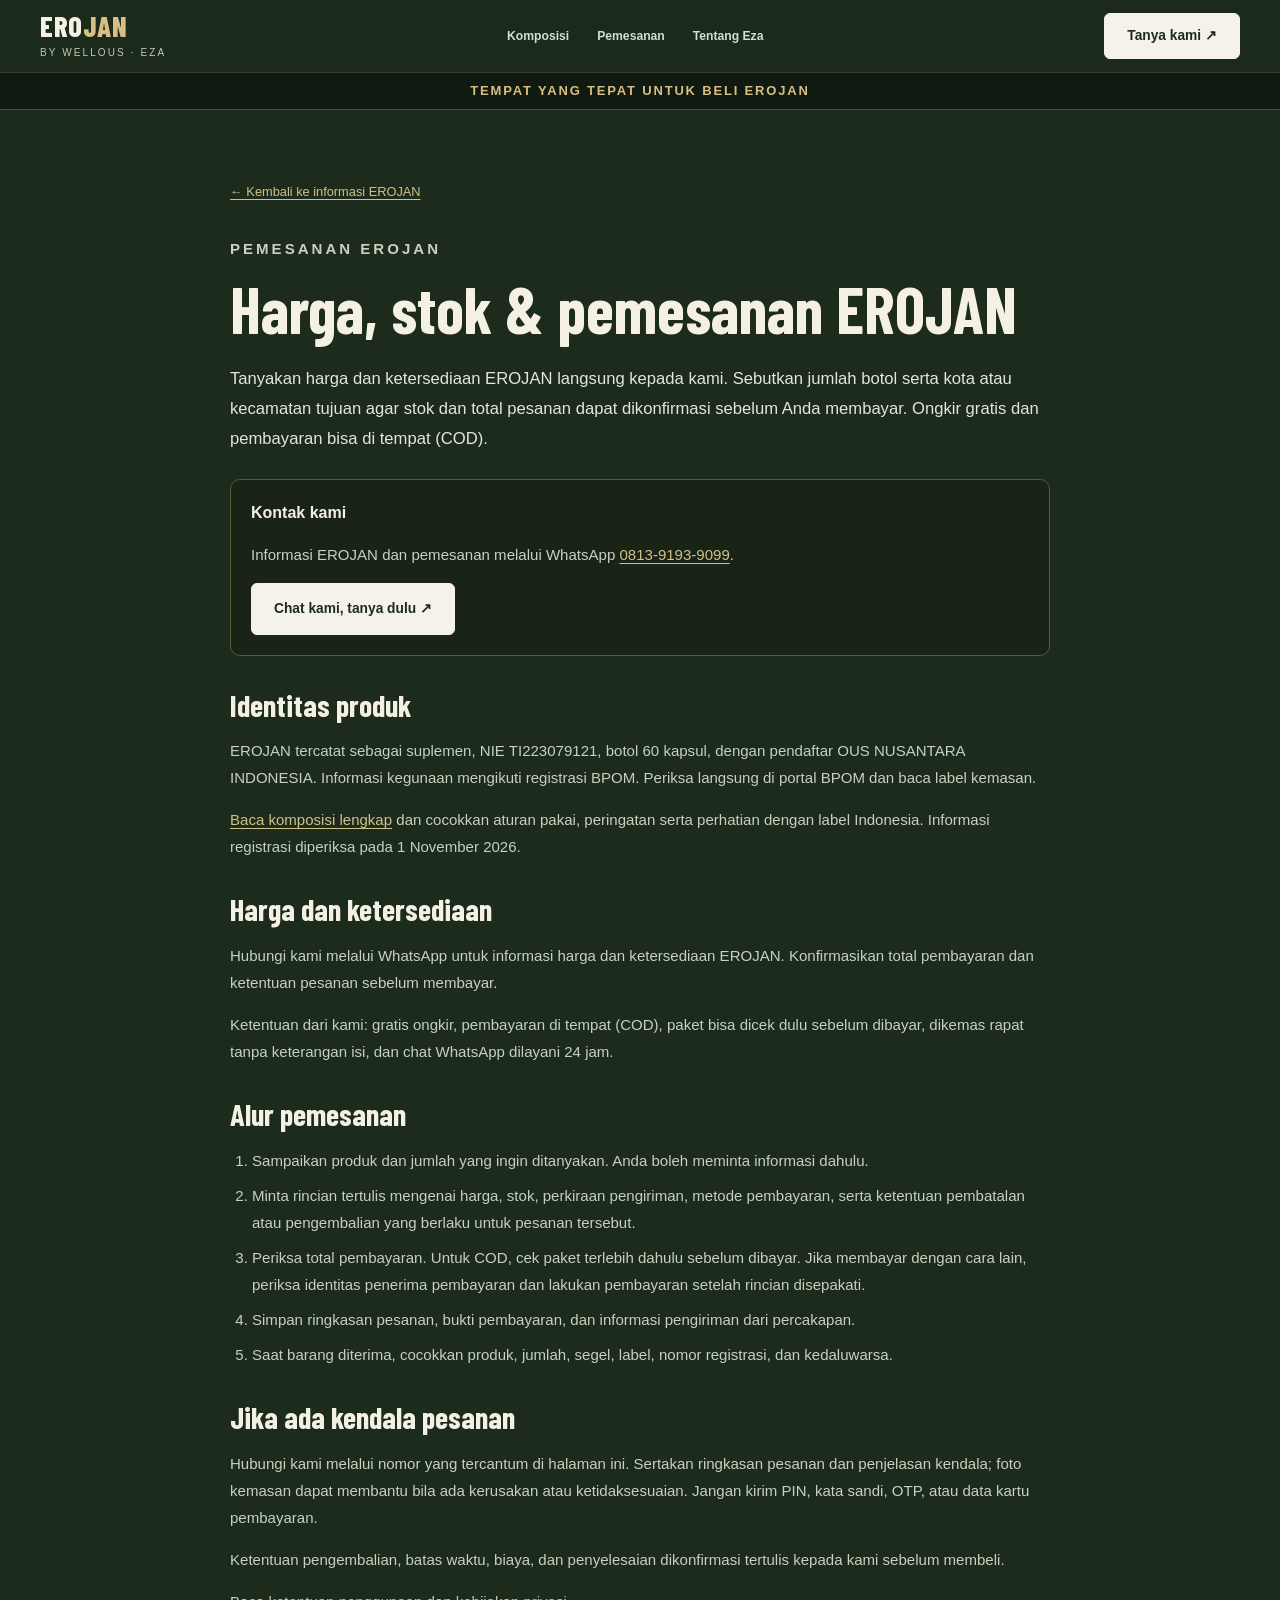
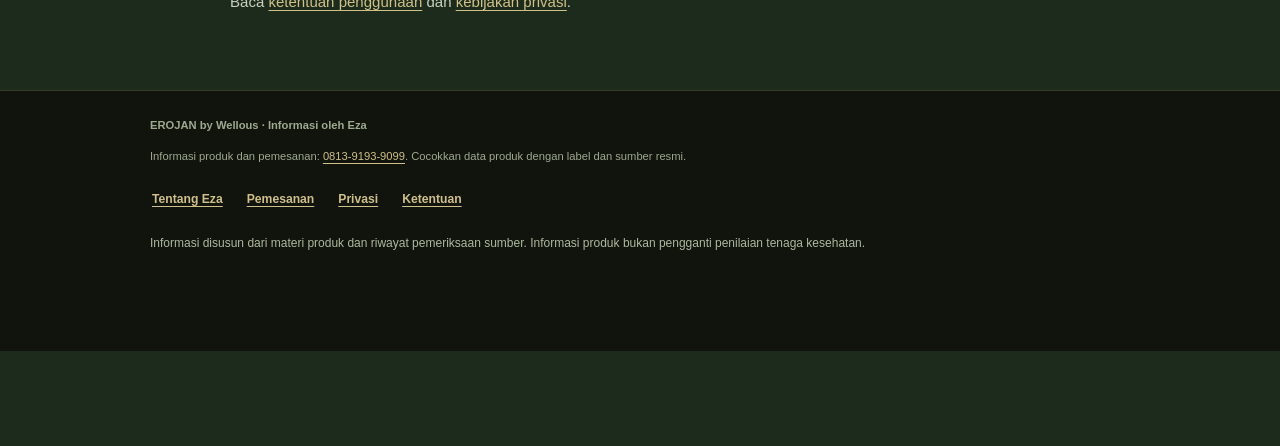
<file: pemesanan.html>
<!DOCTYPE html>
<html lang="id"><head><meta charset="utf-8"><meta name="viewport" content="width=device-width, initial-scale=1"><title>Cara Memesan EROJAN & Kontak kami | Eroforza</title><meta name="description" content="Alur menanyakan harga dan stok EROJAN kepada kami melalui WhatsApp, memastikan rincian pesanan, dan menghubungi kontak untuk masalah pesanan."><meta name="robots" content="index,follow"><link rel="canonical" href="https://eroforza.com/pemesanan.html"><meta name="theme-color" content="#182113"><link rel="icon" type="image/svg+xml" href="favicon.svg"><link rel="stylesheet" href="assets/site.css?v=20261026-seo1"><link rel="stylesheet" href="assets/improvements.css?v=20261110-conv14"><script type="application/ld+json">{"@context":"https://schema.org","@graph":[{"@type":"WebPage","url":"https://eroforza.com/pemesanan.html","name":"Cara Memesan EROJAN & Kontak kami | Eroforza","inLanguage":"id-ID","isPartOf":{"@id":"https://eroforza.com/#website"}},{"@type":"BreadcrumbList","@id":"https://eroforza.com/pemesanan.html#breadcrumb","itemListElement":[{"@type":"ListItem","position":1,"name":"EROJAN","item":"https://eroforza.com/"},{"@type":"ListItem","position":2,"name":"Pemesanan","item":"https://eroforza.com/pemesanan.html"}]}]}</script><script src="assets/site-config.js?v=20261110-conv3" defer></script>
<script src="assets/measurement-consent.js?v=20261110-conv14" defer></script><script src="assets/wa-ref.js?v=20261112-wa3" defer></script><script src="assets/tracking.js?v=20261110-conv3" defer></script><script src="assets/adcuan.js?v=20261125-ac8" defer></script>
<meta property="og:type" content="website"><meta property="og:locale" content="id_ID"><meta property="og:site_name" content="EROJAN by Eza"><meta property="og:title" content="Cara Memesan EROJAN & Kontak kami | Eroforza"><meta property="og:description" content="Alur menanyakan harga dan stok EROJAN kepada kami melalui WhatsApp, memastikan rincian pesanan, dan menghubungi kontak untuk masalah pesanan."><meta property="og:url" content="https://eroforza.com/pemesanan.html"><meta property="og:image" content="https://eroforza.com/assets/erojan-bottle.webp"><meta property="og:image:alt" content="Botol EROJAN by Wellous, 60 kapsul"><meta name="twitter:card" content="summary_large_image"><meta name="twitter:title" content="Cara Memesan EROJAN & Kontak kami | Eroforza"><meta name="twitter:description" content="Alur menanyakan harga dan stok EROJAN kepada kami melalui WhatsApp, memastikan rincian pesanan, dan menghubungi kontak untuk masalah pesanan."><meta name="twitter:image" content="https://eroforza.com/assets/erojan-bottle.webp"></head>
<body><a class="skip-link" href="#konten">Lewati ke konten</a><header class="site-header"><nav class="container nav" aria-label="Navigasi utama"><a class="brand" href="index.html"><span class="brand-mark" aria-hidden="true">E</span><span>ERO<span class="brand-accent">JAN</span><small>BY WELLOUS · EZA</small></span></a><div class="nav-links"><a href="index.html#komposisi">Komposisi</a><a href="pemesanan.html">Pemesanan</a><a href="tentang.html">Tentang Eza</a></div><a class="button button-primary nav-cta" href="https://wa.me/6281391939099?text=Halo%2C%20saya%20mau%20tahu%20manfaat%20EROJAN%2060%20kapsul.%20Boleh%20sekalian%20info%20harga%3F">Tanya kami ↗</a></nav></header>
  <p class="top-notice">Tempat yang tepat untuk beli EROJAN</p>
<main id="konten" class="info-page"><article class="container prose"><a class="back-link" href="index.html">← Kembali ke informasi EROJAN</a><p class="eyebrow">Pemesanan EROJAN</p><h1>Harga, stok &amp; pemesanan EROJAN</h1><p class="page-intro">Tanyakan harga dan ketersediaan EROJAN langsung kepada kami. Sebutkan jumlah botol serta kota atau kecamatan tujuan agar stok dan total pesanan dapat dikonfirmasi sebelum Anda membayar. Ongkir gratis dan pembayaran bisa di tempat (COD).</p>
<div class="contact-box"><strong>Kontak kami</strong><p>Informasi EROJAN dan pemesanan melalui WhatsApp <a href="https://wa.me/6281391939099?text=Halo%2C%20saya%20mau%20tahu%20manfaat%20EROJAN%2060%20kapsul.%20Boleh%20sekalian%20info%20harga%3F">0813-9193-9099</a>.</p><a class="button button-primary" href="https://wa.me/6281391939099?text=Halo%2C%20saya%20mau%20tahu%20manfaat%20EROJAN%2060%20kapsul.%20Boleh%20sekalian%20info%20harga%3F">Chat kami, tanya dulu ↗</a></div>
<h2>Identitas produk</h2><p>EROJAN tercatat sebagai suplemen, NIE TI223079121, botol 60 kapsul, dengan pendaftar OUS NUSANTARA INDONESIA. Informasi kegunaan mengikuti registrasi BPOM. Periksa langsung di portal BPOM dan baca label kemasan.</p><p><a class="inline-link" href="index.html#komposisi">Baca komposisi lengkap</a> dan cocokkan aturan pakai, peringatan serta perhatian dengan label Indonesia. Informasi registrasi diperiksa pada 1 November 2026.</p><h2>Harga dan ketersediaan</h2><p>Hubungi kami melalui WhatsApp untuk informasi harga dan ketersediaan EROJAN. Konfirmasikan total pembayaran dan ketentuan pesanan sebelum membayar.</p><p>Ketentuan dari kami: gratis ongkir, pembayaran di tempat (COD), paket bisa dicek dulu sebelum dibayar, dikemas rapat tanpa keterangan isi, dan chat WhatsApp dilayani 24 jam.</p>
<h2>Alur pemesanan</h2><ol><li>Sampaikan produk dan jumlah yang ingin ditanyakan. Anda boleh meminta informasi dahulu.</li><li>Minta rincian tertulis mengenai harga, stok, perkiraan pengiriman, metode pembayaran, serta ketentuan pembatalan atau pengembalian yang berlaku untuk pesanan tersebut.</li><li>Periksa total pembayaran. Untuk COD, cek paket terlebih dahulu sebelum dibayar. Jika membayar dengan cara lain, periksa identitas penerima pembayaran dan lakukan pembayaran setelah rincian disepakati.</li><li>Simpan ringkasan pesanan, bukti pembayaran, dan informasi pengiriman dari percakapan.</li><li>Saat barang diterima, cocokkan produk, jumlah, segel, label, nomor registrasi, dan kedaluwarsa.</li></ol>
<h2>Jika ada kendala pesanan</h2><p>Hubungi kami melalui nomor yang tercantum di halaman ini. Sertakan ringkasan pesanan dan penjelasan kendala; foto kemasan dapat membantu bila ada kerusakan atau ketidaksesuaian. Jangan kirim PIN, kata sandi, OTP, atau data kartu pembayaran.</p><p>Ketentuan pengembalian, batas waktu, biaya, dan penyelesaian dikonfirmasi tertulis kepada kami sebelum membeli.</p>
<p>Baca <a href="ketentuan.html">ketentuan penggunaan</a> dan <a href="kebijakan-privasi.html">kebijakan privasi</a>.</p></article></main>
  <footer class="site-footer"><div class="container footer-content"><p><strong>EROJAN by Wellous · Informasi oleh Eza</strong></p><p>Informasi produk dan pemesanan: <a class="inline-link" href="https://wa.me/6281391939099">0813-9193-9099</a>. Cocokkan data produk dengan label dan sumber resmi.</p><nav class="footer-links" aria-label="Informasi pengelola"><a href="tentang.html">Tentang Eza</a><a href="pemesanan.html">Pemesanan</a><a href="kebijakan-privasi.html">Privasi</a><a href="ketentuan.html">Ketentuan</a></nav><small>Informasi disusun dari materi produk dan riwayat pemeriksaan sumber. Informasi produk bukan pengganti penilaian tenaga kesehatan.</small></div></footer></body></html>
</file>
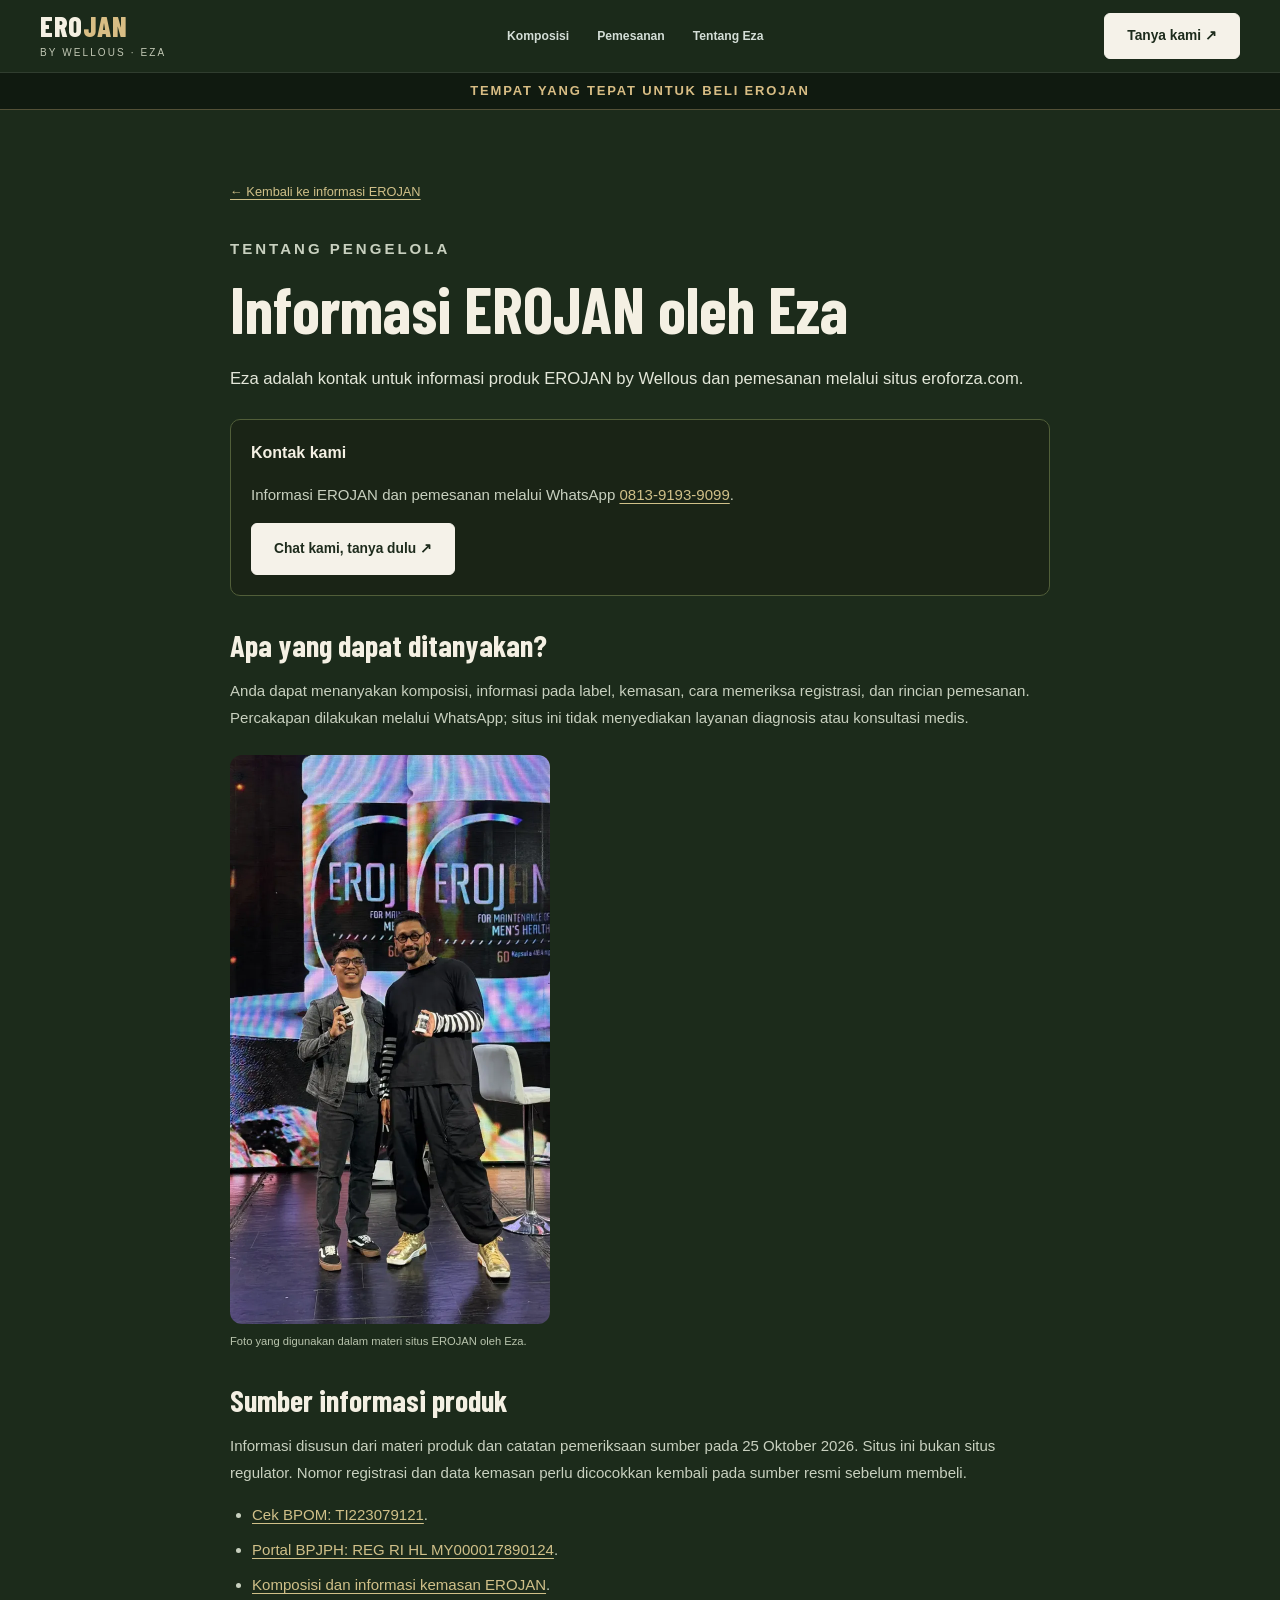
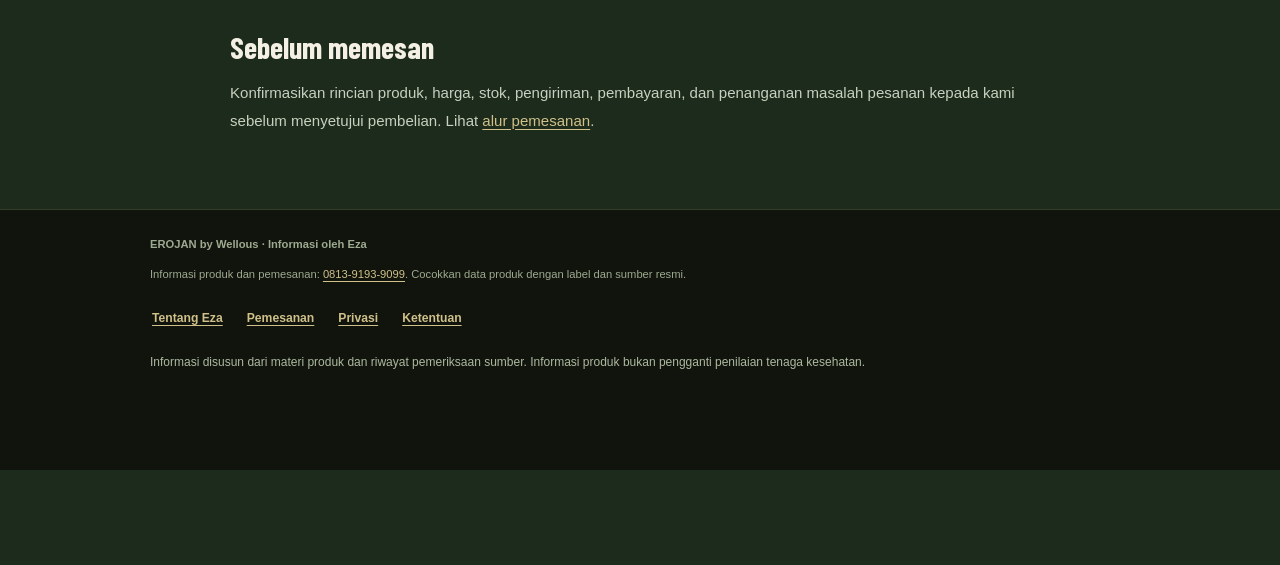
<file: tentang.html>
<!DOCTYPE html>
<html lang="id"><head><meta charset="utf-8"><meta name="viewport" content="width=device-width, initial-scale=1"><title>Tentang Eza | Informasi EROJAN di Eroforza</title><meta name="description" content="Kenali kontak kami untuk informasi EROJAN, sumber informasi produk, dan cara memeriksa nomor registrasi di kanal resmi."><meta name="robots" content="index,follow"><link rel="canonical" href="https://eroforza.com/tentang.html"><meta name="theme-color" content="#182113"><link rel="icon" type="image/svg+xml" href="favicon.svg"><link rel="stylesheet" href="assets/site.css?v=20261026-seo1"><link rel="stylesheet" href="assets/improvements.css?v=20261110-conv14"><script src="assets/site-config.js?v=20261110-conv3" defer></script><script src="assets/measurement-consent.js?v=20261110-conv3" defer></script><script src="assets/wa-ref.js?v=20261112-wa3" defer></script><script src="assets/tracking.js?v=20261110-conv3" defer></script><script src="assets/adcuan.js?v=20261125-ac8" defer></script><script type="application/ld+json">{"@context":"https://schema.org","@graph":[{"@type":"WebPage","url":"https://eroforza.com/tentang.html","name":"Tentang Eza | Informasi EROJAN di Eroforza","inLanguage":"id-ID","isPartOf":{"@id":"https://eroforza.com/#website"}},{"@type":"BreadcrumbList","@id":"https://eroforza.com/tentang.html#breadcrumb","itemListElement":[{"@type":"ListItem","position":1,"name":"EROJAN","item":"https://eroforza.com/"},{"@type":"ListItem","position":2,"name":"Tentang Eza","item":"https://eroforza.com/tentang.html"}]}]}</script><meta property="og:type" content="website"><meta property="og:locale" content="id_ID"><meta property="og:site_name" content="EROJAN by Eza"><meta property="og:title" content="Tentang Eza | Informasi EROJAN di Eroforza"><meta property="og:description" content="Kenali kontak kami untuk informasi EROJAN, sumber informasi produk, dan cara memeriksa nomor registrasi di kanal resmi."><meta property="og:url" content="https://eroforza.com/tentang.html"><meta property="og:image" content="https://eroforza.com/assets/erojan-bottle.webp"><meta property="og:image:alt" content="Botol EROJAN by Wellous, 60 kapsul"><meta name="twitter:card" content="summary_large_image"><meta name="twitter:title" content="Tentang Eza | Informasi EROJAN di Eroforza"><meta name="twitter:description" content="Kenali kontak kami untuk informasi EROJAN, sumber informasi produk, dan cara memeriksa nomor registrasi di kanal resmi."><meta name="twitter:image" content="https://eroforza.com/assets/erojan-bottle.webp"></head>
<body><a class="skip-link" href="#konten">Lewati ke konten</a><header class="site-header"><nav class="container nav" aria-label="Navigasi utama"><a class="brand" href="index.html"><span class="brand-mark" aria-hidden="true">E</span><span>ERO<span class="brand-accent">JAN</span><small>BY WELLOUS · EZA</small></span></a><div class="nav-links"><a href="index.html#komposisi">Komposisi</a><a href="pemesanan.html">Pemesanan</a><a href="tentang.html">Tentang Eza</a></div><a class="button button-primary nav-cta" href="https://wa.me/6281391939099?text=Halo%2C%20saya%20mau%20tahu%20manfaat%20EROJAN%2060%20kapsul.%20Boleh%20sekalian%20info%20harga%3F">Tanya kami ↗</a></nav></header>
  <p class="top-notice">Tempat yang tepat untuk beli EROJAN</p>
<main id="konten" class="info-page"><article class="container prose"><a class="back-link" href="index.html">← Kembali ke informasi EROJAN</a><p class="eyebrow">Tentang pengelola</p><h1>Informasi EROJAN oleh Eza</h1><p class="page-intro">Eza adalah kontak untuk informasi produk EROJAN by Wellous dan pemesanan melalui situs eroforza.com.</p>
<div class="contact-box"><strong>Kontak kami</strong><p>Informasi EROJAN dan pemesanan melalui WhatsApp <a href="https://wa.me/6281391939099?text=Halo%2C%20saya%20mau%20tahu%20manfaat%20EROJAN%2060%20kapsul.%20Boleh%20sekalian%20info%20harga%3F">0813-9193-9099</a>.</p><a class="button button-primary" href="https://wa.me/6281391939099?text=Halo%2C%20saya%20mau%20tahu%20manfaat%20EROJAN%2060%20kapsul.%20Boleh%20sekalian%20info%20harga%3F">Chat kami, tanya dulu ↗</a></div>
<h2>Apa yang dapat ditanyakan?</h2><p>Anda dapat menanyakan komposisi, informasi pada label, kemasan, cara memeriksa registrasi, dan rincian pemesanan. Percakapan dilakukan melalui WhatsApp; situs ini tidak menyediakan layanan diagnosis atau konsultasi medis.</p>
<figure class="owner-photo"><img src="assets/eza-erojan-event-640.webp" width="640" height="1138" alt="Foto Eza pada kegiatan produk EROJAN" loading="lazy" decoding="async"><figcaption>Foto yang digunakan dalam materi situs EROJAN oleh Eza.</figcaption></figure>
<h2>Sumber informasi produk</h2><p>Informasi disusun dari materi produk dan catatan pemeriksaan sumber pada 25 Oktober 2026. Situs ini bukan situs regulator. Nomor registrasi dan data kemasan perlu dicocokkan kembali pada sumber resmi sebelum membeli.</p>
<ul class="source-list"><li><a href="https://cekbpom.pom.go.id/all-produk?query=TI223079121" target="_blank" rel="noopener noreferrer">Cek BPOM: TI223079121</a>.</li><li><a href="https://bpjph.halal.go.id/cari/produk-halal-ln?produk=EROJAN" target="_blank" rel="noopener noreferrer">Portal BPJPH: REG RI HL MY000017890124</a>.</li><li><a href="index.html#komposisi">Komposisi dan informasi kemasan EROJAN</a>.</li></ul>
<h2>Sebelum memesan</h2><p>Konfirmasikan rincian produk, harga, stok, pengiriman, pembayaran, dan penanganan masalah pesanan kepada kami sebelum menyetujui pembelian. Lihat <a href="pemesanan.html">alur pemesanan</a>.</p></article></main>
  <footer class="site-footer"><div class="container footer-content"><p><strong>EROJAN by Wellous · Informasi oleh Eza</strong></p><p>Informasi produk dan pemesanan: <a class="inline-link" href="https://wa.me/6281391939099">0813-9193-9099</a>. Cocokkan data produk dengan label dan sumber resmi.</p><nav class="footer-links" aria-label="Informasi pengelola"><a href="tentang.html">Tentang Eza</a><a href="pemesanan.html">Pemesanan</a><a href="kebijakan-privasi.html">Privasi</a><a href="ketentuan.html">Ketentuan</a></nav><small>Informasi disusun dari materi produk dan riwayat pemeriksaan sumber. Informasi produk bukan pengganti penilaian tenaga kesehatan.</small></div></footer></body></html>
</file>
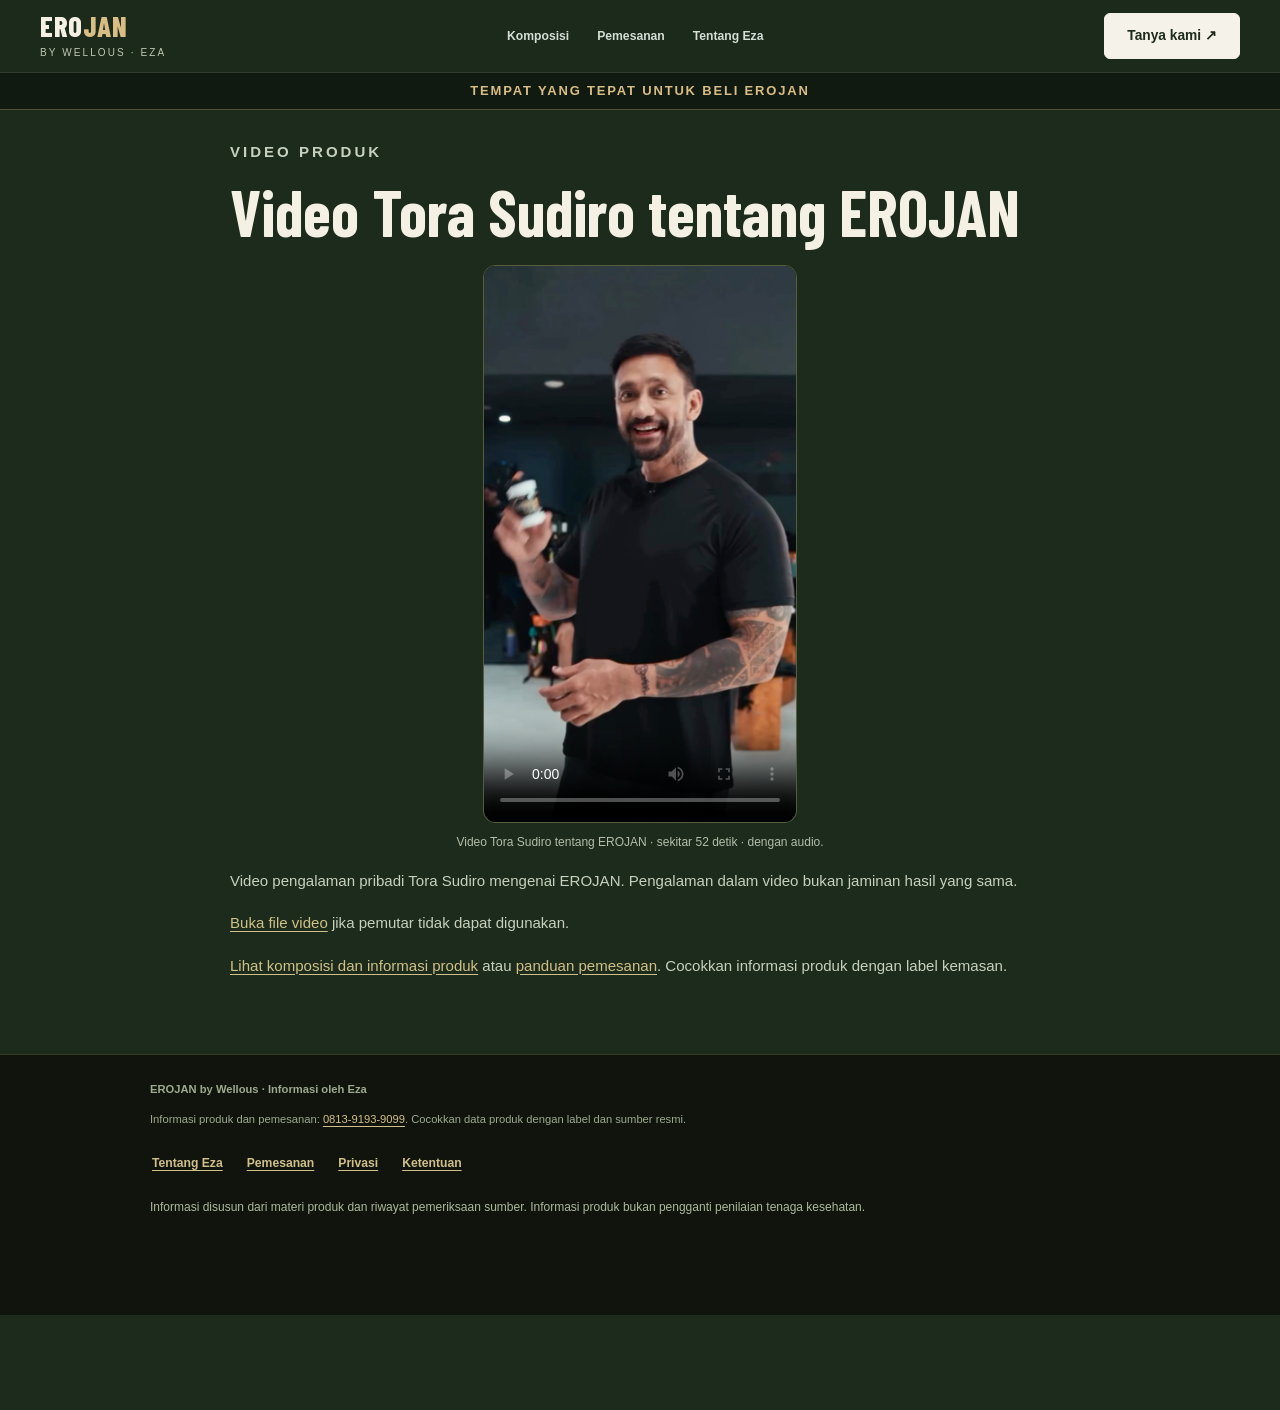
<file: video.html>
<!doctype html>
<html lang="id"><head>
<meta charset="utf-8"><meta name="viewport" content="width=device-width, initial-scale=1">
<title>Video Produk EROJAN by Wellous | Eroforza</title>
<meta name="description" content="Video pengalaman pribadi Tora Sudiro mengenai EROJAN. Pengalaman dalam video bukan jaminan hasil yang sama.">
<meta name="robots" content="index,follow,max-image-preview:large,max-video-preview:-1">
<link rel="canonical" href="https://eroforza.com/video.html">
<meta name="theme-color" content="#182113"><link rel="icon" type="image/svg+xml" href="favicon.svg">
<meta property="og:type" content="video.other"><meta property="og:title" content="Video produk EROJAN by Wellous">
<meta property="og:description" content="Video pengalaman pribadi Tora Sudiro mengenai EROJAN. Pengalaman dalam video bukan jaminan hasil yang sama.">
<meta property="og:url" content="https://eroforza.com/video.html"><meta property="og:image" content="https://eroforza.com/assets/video/erojan-tora-sudiro.jpg">
<meta property="og:video" content="https://eroforza.com/assets/video/erojan-tora-sudiro.mp4"><meta property="og:video:type" content="video/mp4">
<meta name="twitter:card" content="summary_large_image"><meta name="twitter:image" content="https://eroforza.com/assets/video/erojan-tora-sudiro.jpg">
<link rel="stylesheet" href="assets/site.css?v=20261026-seo1"><link rel="stylesheet" href="assets/improvements.css?v=20261110-conv14">
<script type="application/ld+json">{"@context":"https://schema.org","@graph":[{"@type":"WebPage","@id":"https://eroforza.com/video.html#webpage","url":"https://eroforza.com/video.html","name":"Video produk EROJAN by Wellous","mainEntity":{"@id":"https://eroforza.com/video.html#video"},"isPartOf":{"@id":"https://eroforza.com/#website"},"inLanguage":"id-ID"},{"@type":"VideoObject","@id":"https://eroforza.com/video.html#video","name":"Video Tora Sudiro tentang EROJAN","description":"Video pengalaman pribadi Tora Sudiro mengenai EROJAN. Pengalaman dalam video bukan jaminan hasil yang sama.","thumbnailUrl":["https://eroforza.com/assets/video/erojan-tora-sudiro.jpg"],"uploadDate":"2026-10-27","duration":"PT52.034S","contentUrl":"https://eroforza.com/assets/video/erojan-tora-sudiro.mp4","inLanguage":"id-ID","mainEntityOfPage":{"@id":"https://eroforza.com/video.html#webpage"}},{"@type":"BreadcrumbList","@id":"https://eroforza.com/video.html#breadcrumb","itemListElement":[{"@type":"ListItem","position":1,"name":"EROJAN","item":"https://eroforza.com/"},{"@type":"ListItem","position":2,"name":"Video","item":"https://eroforza.com/video.html"}]}]}</script><script src="assets/site-config.js?v=20261110-conv14" defer></script>
<script src="assets/measurement-consent.js?v=20261110-conv14" defer></script><script src="assets/wa-ref.js?v=20261112-wa3" defer></script><script src="assets/tracking.js?v=20261110-conv3" defer></script><script src="assets/adcuan.js?v=20261125-ac8" defer></script>
</head>
<body><a class="skip-link" href="#konten">Lewati ke konten</a><header class="site-header"><nav class="container nav" aria-label="Navigasi utama"><a class="brand" href="index.html"><span class="brand-mark" aria-hidden="true">E</span><span>ERO<span class="brand-accent">JAN</span><small>BY WELLOUS · EZA</small></span></a><div class="nav-links"><a href="index.html#komposisi">Komposisi</a><a href="pemesanan.html">Pemesanan</a><a href="tentang.html">Tentang Eza</a></div><a class="button button-primary nav-cta" href="https://wa.me/6281391939099?text=Halo%2C%20saya%20mau%20tahu%20manfaat%20EROJAN%2060%20kapsul.%20Boleh%20sekalian%20info%20harga%3F">Tanya kami ↗</a></nav></header>
  <p class="top-notice">Tempat yang tepat untuk beli EROJAN</p>
<main id="konten" class="info-page video-watch"><article class="container prose">
<p class="eyebrow">Video produk</p><h1>Video Tora Sudiro tentang EROJAN</h1>
<figure class="video-frame"><video class="product-video" controls playsinline preload="metadata" width="720" height="1280" poster="assets/video/erojan-tora-sudiro.jpg" aria-label="Video produk EROJAN by Wellous">
            <source src="assets/video/erojan-tora-sudiro.mp4" type="video/mp4">
            Browser Anda tidak mendukung pemutar video. <a href="assets/video/erojan-tora-sudiro.mp4">Buka video EROJAN</a>.
          </video><figcaption>Video Tora Sudiro tentang EROJAN · sekitar 52 detik · dengan audio.</figcaption></figure>
<p>Video pengalaman pribadi Tora Sudiro mengenai EROJAN. Pengalaman dalam video bukan jaminan hasil yang sama.</p>
<p><a href="assets/video/erojan-tora-sudiro.mp4">Buka file video</a> jika pemutar tidak dapat digunakan.</p>
<p><a href="index.html#komposisi">Lihat komposisi dan informasi produk</a> atau <a href="pemesanan.html">panduan pemesanan</a>. Cocokkan informasi produk dengan label kemasan.</p>
</article></main>
  <footer class="site-footer"><div class="container footer-content"><p><strong>EROJAN by Wellous · Informasi oleh Eza</strong></p><p>Informasi produk dan pemesanan: <a class="inline-link" href="https://wa.me/6281391939099">0813-9193-9099</a>. Cocokkan data produk dengan label dan sumber resmi.</p><nav class="footer-links" aria-label="Informasi pengelola"><a href="tentang.html">Tentang Eza</a><a href="pemesanan.html">Pemesanan</a><a href="kebijakan-privasi.html">Privasi</a><a href="ketentuan.html">Ketentuan</a></nav><small>Informasi disusun dari materi produk dan riwayat pemeriksaan sumber. Informasi produk bukan pengganti penilaian tenaga kesehatan.</small></div></footer></body></html>
</file>
<file: assets/redesign.css>
@font-face{font-family:Barlow;src:url('barlow-condensed-700-latin.woff2') format('woff2');font-weight:700;font-display:swap}
@font-face{font-family:Barlow;src:url('barlow-condensed-800-latin.woff2') format('woff2');font-weight:800;font-display:swap}
:root{color-scheme:light;--paper:#f5f2e9;--ink:#1d2b1c;--olive:#1c2b1b;--olive-deep:#142014;--sage:#d8ddcc;--gold:#d8bd84;--muted:#566049;--line:#d6d9cb;--display:Barlow,'Arial Narrow',sans-serif}
*{box-sizing:border-box}html{scroll-behavior:smooth;scroll-padding-top:90px}body{margin:0;background:var(--paper);color:var(--ink);font:16px/1.7 Arial,Helvetica,sans-serif;-webkit-font-smoothing:antialiased}a{color:inherit;text-decoration:none}img{max-width:100%;height:auto}button{font:inherit}button,a{-webkit-tap-highlight-color:transparent}a:focus-visible,button:focus-visible,summary:focus-visible{outline:3px solid #aa7e36;outline-offset:5px}.wrap{width:min(1160px,calc(100% - 56px));margin-inline:auto}.icon{width:21px;height:21px;fill:none;flex:none}.skip-link{position:absolute;top:-100px;left:15px;z-index:300;padding:10px;background:var(--paper);color:var(--ink)}.skip-link:focus{top:10px}.draft-bar{font-size:10px;letter-spacing:.07em;background:#101a10;color:#bbc1ad}.draft-bar .wrap{display:flex;justify-content:space-between;gap:10px;padding-block:6px}.site-header{background:var(--olive);color:var(--paper);position:sticky;top:0;z-index:50;border-bottom:1px solid #ffffff17}.header-inner{min-height:80px;display:flex;justify-content:space-between;align-items:center;gap:24px}.brand{font:800 30px/.9 var(--display);letter-spacing:.02em}.brand span{color:var(--gold)}.brand small{font:400 8px/1 Arial,sans-serif;display:block;letter-spacing:.21em;margin-top:9px;color:#c1c7b4}.main-nav{display:flex;gap:29px;font-size:12px;color:#d0d5c4}.main-nav a:hover{color:#fff}.button{display:inline-flex;justify-content:center;align-items:center;gap:11px;min-height:52px;padding:15px 24px;border:1px solid transparent;border-radius:4px;cursor:pointer;font-size:13px;font-weight:700;line-height:1.2;transition:background .2s,transform .2s}.button:hover{transform:translateY(-2px)}.button-light{background:var(--paper);color:var(--ink)}.button-light:hover{background:#fff}.button-olive{background:var(--olive);color:var(--paper)}.button-olive:hover{background:#34472b}.button-outline{border-color:#e2e7d03d;color:var(--paper);background:transparent}.header-order{min-height:41px;padding:12px 17px;font-size:11px;border-color:#a5b08b66;background:#ffffff08}.header-order:hover{background:#ffffff15}.kicker{font-size:10px;font-weight:700;letter-spacing:.18em;text-transform:uppercase;margin:0 0 17px}.gold{color:var(--gold)}.hero{background:var(--olive);color:var(--paper);position:relative;overflow:hidden}.hero-grid{display:grid;grid-template-columns:1.06fr .94fr;gap:35px;align-items:center;min-height:655px;padding-block:49px 40px}.hero-copy{position:relative;z-index:2}.hero h1{font:700 clamp(58px,6.1vw,86px)/1.01 var(--display);letter-spacing:-.015em;margin:0 0 23px}.hero h1 em{font-style:normal;color:var(--gold)}.hero-intro{max-width:450px;color:#c9d0bc;font-size:15px;line-height:1.85;margin:0 0 25px}.hero-intro strong{color:var(--paper);font-weight:400}.hero-price{display:flex;align-items:baseline;gap:11px;margin-bottom:22px}.hero-price strong{font:700 28px/1.2 var(--display);letter-spacing:.01em}.hero-price span{font-size:12px;color:#bbc5ad}.hero-actions{display:flex;gap:12px;flex-wrap:wrap}.hero-note{font-size:10px;color:#aebc9e;margin:14px 0 0}.hero-art{position:relative;min-height:545px;display:flex;align-items:center;justify-content:center;isolation:isolate;margin:0}.hero-art:before{content:"";position:absolute;width:90%;height:90%;background:radial-gradient(ellipse at 50% 35%,#5a6b3b6b,#2e3f2550 46%,transparent 72%);border:1px solid #a0ad7b23;border-radius:50% 50% 5px 5px;z-index:-2;inset:5%}.hero-art:after{content:"";position:absolute;width:66%;height:52px;left:17%;bottom:15px;background:#0b160d99;border-radius:50%;filter:blur(15px);z-index:-1}.hero-bottle{width:100%;height:520px;object-fit:contain;filter:drop-shadow(13px 23px 12px #0005);display:block}.art-topline{position:absolute;top:20px;right:17px;font-size:9px;letter-spacing:.14em;color:#a8b991;writing-mode:vertical-rl}.art-seal{position:absolute;bottom:32px;right:0;display:flex;align-items:center;gap:10px;padding:13px 17px;border:1px solid #d8bd8459;background:#23321de6;border-radius:5px}.art-seal strong{font:700 35px/1 var(--display);color:var(--gold)}.art-seal span{font-size:9px;letter-spacing:.13em;line-height:1.65;color:#d9dfcd}.hero-art figcaption{position:absolute;bottom:2px;left:50%;transform:translateX(-50%);width:max-content;font-size:9px;color:#97a68c}.fact-bar{background:#e9ebdf;border-bottom:1px solid var(--line)}.fact-grid{display:grid;grid-template-columns:repeat(3,1fr);padding-block:23px;gap:30px}.fact-grid>div,.fact-grid>a{display:flex;align-items:center;justify-content:center;gap:12px;font-size:12px;font-weight:700;line-height:1.5}.fact-grid>.fact-middle{border-inline:1px solid #cdd3c1}.fact-grid .icon{color:#76875b}.section{padding:83px 0;border-bottom:1px solid var(--line)}.section-title{font:700 clamp(37px,4.3vw,56px)/1.09 var(--display);letter-spacing:-.012em;margin:0 0 20px}.section-intro{font-size:14px;color:var(--muted);line-height:1.9;max-width:500px;margin:0}.video-grid{display:grid;grid-template-columns:1fr 1fr;gap:90px;align-items:center;max-width:1000px}.video-stage{position:relative;background:#dce1d0;border:1px solid #d2d9c6;min-height:526px;display:grid;place-items:center;padding:25px;border-radius:150px 150px 7px 7px}.video-stage:before{content:"EROJAN";position:absolute;left:-20px;bottom:45px;font:700 12px/1 var(--display);letter-spacing:.3em;writing-mode:vertical-rl;transform:rotate(180deg);color:#7a8867}.product-video{display:block;width:262px;max-width:100%;height:auto;aspect-ratio:9/16;object-fit:contain;background:#111910;border-radius:5px;box-shadow:0 17px 40px #18281324;border:1px solid #556143}.video-caption{font-size:10px;text-align:center;margin:15px 0 0;color:#566049}.video-points{padding:0;list-style:none;margin:23px 0 25px;display:grid;gap:12px;color:#536347;font-size:12px}.video-points li{display:flex;gap:10px;align-items:center}.video-points .icon{width:17px;height:17px;color:#73825c}.play-note{font-size:10px;color:#566049;display:block;margin-top:12px}.why{background:#e9eddf}.section-topline{display:flex;align-items:end;justify-content:space-between;gap:35px;margin-bottom:36px}.section-topline .section-title{margin:0;max-width:610px}.section-topline p:not(.kicker){max-width:330px;margin:0;font-size:13px;color:var(--muted);line-height:1.9}.reason-grid{display:grid;grid-template-columns:repeat(3,1fr);gap:40px}.reason{border-top:1px solid #a4af91;padding-top:22px}.reason-index{font:700 34px/1 var(--display);color:#5f7a3f}.reason h3{font:700 27px/1.1 var(--display);margin:20px 0 12px}.reason p{font-size:13px;line-height:1.9;color:var(--muted);margin:0}.ingredients{background:var(--paper)}.ingredient-grid{display:grid;grid-template-columns:repeat(6,minmax(0,1fr));gap:14px}.ingredient{margin:0;padding:17px 8px 20px;text-align:center;background:#eeeee4;border:1px solid #e0e3d3;border-radius:5px}.ingredient img{width:100%;height:119px;object-fit:contain;filter:drop-shadow(0 7px 7px #25351712)}.ingredient h3{font-size:12px;line-height:1.5;margin:14px 0 7px}.ingredient p{margin:0;font-size:10px;line-height:1.65;color:#566049;font-style:italic;overflow-wrap:anywhere}.source-note{font-size:10px;color:#566049;line-height:1.9;margin:20px 0 0}.text-link{text-decoration:underline;text-underline-offset:4px;color:inherit}.daily{padding-block:65px;background:#e2e7d8}.daily-grid{display:grid;grid-template-columns:1fr 1fr;gap:90px;align-items:start}.daily .section-title{font-size:42px;max-width:400px}.daily-list{padding:0;list-style:none;margin:0}.daily-list li{padding:13px 0 13px 22px;border-bottom:1px solid #c5cfb6;font-size:13px;position:relative}.daily-list li:before{content:"";width:5px;height:5px;border-radius:50%;background:#7e8a65;position:absolute;top:23px;left:0}.daily-note{font-size:10px;line-height:1.9;color:#69765b;margin:18px 0 0}.order-section{background:var(--olive);color:var(--paper);border:0}.order-card{display:grid;grid-template-columns:.9fr 1.1fr;gap:75px;align-items:center}.order-visual{position:relative;display:flex;align-items:center;justify-content:center;background:#273820;border:1px solid #5f74413b;border-radius:150px 150px 7px 7px;min-height:490px}.order-visual img{display:block;height:420px;width:100%;object-fit:contain;filter:drop-shadow(9px 15px 12px #0004)}.order-visual .order-visual-note{position:absolute;bottom:23px;font-size:9px;letter-spacing:.16em;color:#a7b695}.order-copy .section-title{font-size:55px}.order-copy>p:not(.kicker){font-size:13px;color:#b8c5a9;max-width:470px;line-height:1.85}.order-price{display:flex;gap:12px;align-items:baseline;margin:23px 0 5px}.order-price strong{font:700 47px/1.1 var(--display);letter-spacing:.01em}.order-price span{font-size:12px;color:#b1c09f}.order-includes{font-size:11px;color:#a6b592;margin-bottom:25px}.order-button{width:100%;max-width:460px;margin-top:0}.order-footnote{font-size:10px!important;color:#a5b593!important;margin:13px 0 0!important}.order-steps{display:grid;grid-template-columns:repeat(3,1fr);gap:17px;margin-top:30px;padding-top:24px;border-top:1px solid #dce5c521;max-width:460px}.order-steps>div>span{display:block;color:var(--gold);font-size:9px;letter-spacing:.1em;margin-bottom:7px}.order-steps strong{display:block;font-size:11px;font-weight:400;color:#d0d9c4;line-height:1.6}.info-grid{display:grid;grid-template-columns:.85fr 1.15fr;gap:90px}.registry-links{display:grid;margin-top:30px;gap:0}.registry-links>a{padding:15px 0;border-bottom:1px solid var(--line);display:flex;justify-content:space-between;gap:15px;font-size:12px}.registry-links>a>span{color:#566049}.registry-links strong{font-weight:400}.registry-caption{font-size:10px;color:#566049;line-height:1.9;max-width:350px;margin:19px 0 0}.faq-list{border-top:1px solid var(--line)}details{border-bottom:1px solid var(--line)}summary{cursor:pointer;list-style:none;position:relative;padding:20px 30px 20px 0;font-size:13px;line-height:1.6;font-weight:700}summary::-webkit-details-marker{display:none}summary:after{content:"+";font:400 24px/1 Arial,sans-serif;position:absolute;right:1px;top:18px;color:#71815b}details[open] summary:after{content:"−"}details p{font-size:12px;color:var(--muted);line-height:1.95;margin:0;padding-bottom:20px}.footer{background:#e8ebdf;padding:34px 0 105px}.footer-top{display:flex;gap:35px;align-items:flex-start;justify-content:space-between}.footer .brand{font-size:34px}.footer .brand span{color:#66794a}.footer .brand small{color:#4f5a43}.footer-links{display:flex;flex-wrap:wrap;gap:22px;font-size:10px;color:#4f5a43;margin-top:7px}.footer-copy{padding-top:24px;border-top:1px solid #d3dac5;margin-top:25px;display:flex;align-items:flex-start;justify-content:space-between;gap:35px;font-size:10px;color:#566049;line-height:1.9}.footer-copy p{margin:0;max-width:670px}.footer-copy a{white-space:nowrap}.contact-float{position:fixed;right:20px;bottom:20px;z-index:70;display:flex;align-items:center;gap:9px;padding:13px 17px;background:var(--paper);color:var(--ink);border:1px solid #a2ad8e;border-radius:5px;font-size:11px;font-weight:700;box-shadow:0 5px 25px #0002}.contact-float img{width:21px;height:21px}.mobile-order{display:none}
@media(min-width:1500px){.hero-grid{min-height:710px}.hero-bottle{height:560px}.hero-art{min-height:590px}}
@media(max-width:1000px){.wrap{width:calc(100% - 48px)}.hero-grid{gap:15px;min-height:590px}.hero h1{font-size:65px}.hero-art{min-height:480px}.hero-bottle{height:460px}.art-seal{right:0}.video-grid{gap:50px}.video-stage{min-height:490px}.product-video{width:240px}.reason-grid{gap:25px}.ingredient-grid{grid-template-columns:repeat(3,minmax(0,1fr));gap:12px}.ingredient img{height:125px}.ingredient p{font-size:11px}.order-card{gap:45px}.daily-grid,.info-grid{gap:50px}.order-copy .section-title{font-size:47px}.order-price strong{font-size:42px}.main-nav{gap:20px}}
@media(max-width:720px){.wrap{width:calc(100% - 40px)}.draft-bar{font-size:8px}.header-inner{min-height:70px;gap:15px}.brand{font-size:27px}.brand small{font-size:7px}.main-nav{display:none}.header-order{font-size:10px;padding:11px 14px;min-height:38px}.hero-grid{grid-template-columns:1fr;gap:8px;padding-block:37px 26px;min-height:0}.hero h1{font-size:clamp(54px,11.8vw,72px);max-width:560px;margin-bottom:19px}.hero .kicker{font-size:9px;margin-bottom:18px}.hero-intro{font-size:13px;max-width:520px;margin-bottom:18px;line-height:1.85}.hero-price{margin-bottom:19px}.hero-price strong{font-size:27px}.hero-actions{gap:9px}.button{font-size:12px;min-height:48px;padding:13px 18px}.hero-note{font-size:9px;max-width:335px;line-height:1.8}.hero-art{min-height:410px;max-width:450px;width:100%;margin:0 auto}.hero-bottle{height:396px}.hero-art:before{width:88%;left:6%;height:91%;top:4%;inset:auto;bottom:2%}.hero-art:after{bottom:4px}.art-topline{right:14px;font-size:8px}.art-seal{right:9px;bottom:23px;padding:11px 13px}.art-seal strong{font-size:29px}.art-seal span{font-size:8px}.hero-art figcaption{bottom:-4px;font-size:8px}.fact-grid{gap:12px;padding-block:19px}.fact-grid>div,.fact-grid>a{flex-direction:column;text-align:center;gap:8px;font-size:9px;font-weight:400}.fact-grid .icon{width:19px;height:19px}.section{padding-block:55px}.section-title{font-size:39px;margin-bottom:18px}.section-intro{font-size:13px}.kicker{font-size:9px;margin-bottom:15px}.video-grid{grid-template-columns:1fr;gap:30px}.video-copy{grid-row:1}.video-stage{max-width:360px;min-height:490px;width:100%;margin-inline:auto}.video-points{margin:18px 0 24px;font-size:11px;gap:11px}.product-video{width:238px}.video-stage:before{left:-12px}.video-caption{font-size:9px}.section-topline{display:block;margin-bottom:28px}.section-topline p:not(.kicker){margin-top:20px;max-width:470px;font-size:12px}.reason-grid{grid-template-columns:1fr;gap:26px}.reason{display:grid;grid-template-columns:45px 1fr;column-gap:13px;padding-top:18px}.reason-index{font-size:28px;grid-row:1/3;margin-top:3px}.reason h3{font-size:26px;margin:0 0 9px}.reason p{font-size:12px}.ingredient-grid{grid-template-columns:repeat(2,minmax(0,1fr));gap:11px}.ingredient{padding:14px 10px 18px}.ingredient img{height:112px}.ingredient h3{font-size:12px;margin-top:10px}.ingredient p{font-size:10px}.source-note{font-size:9px}.daily-grid{grid-template-columns:1fr;gap:22px}.daily .section-title{font-size:37px;margin-bottom:0}.daily-list li{font-size:12px}.daily-note{font-size:9px}.order-card{grid-template-columns:1fr;gap:32px}.order-visual{min-height:340px;max-width:350px;width:100%;margin-inline:auto;border-radius:120px 120px 5px 5px}.order-visual img{height:310px}.order-visual .order-visual-note{bottom:14px;font-size:8px}.order-copy .section-title{font-size:44px}.order-copy>p:not(.kicker){font-size:12px}.order-price strong{font-size:43px}.order-button{font-size:12px}.order-price{margin-top:20px}.order-steps{margin-top:25px;gap:15px}.order-steps strong{font-size:10px}.info-grid{grid-template-columns:1fr;gap:35px}.registry-links{margin-top:22px}.registry-caption{max-width:500px}.footer{padding-bottom:100px}.footer-top,.footer-copy{display:block}.footer-links{gap:15px;margin-top:23px;line-height:1.9}.footer-copy{margin-top:20px;padding-top:20px;font-size:9px}.footer-copy a{display:inline-block;margin-top:15px}.contact-float{display:none}.mobile-order{display:flex;position:fixed;bottom:0;left:0;right:0;background:var(--paper);color:var(--ink);z-index:80;border-top:1px solid #aeb89e;padding:12px 20px max(12px,env(safe-area-inset-bottom));gap:15px;align-items:center;justify-content:space-between;box-shadow:0 -3px 20px #0001}.mobile-order>span{font:700 24px/1.1 var(--display)}.mobile-order small{display:block;font:400 9px/1.4 Arial,sans-serif;color:#56614a;margin-top:4px}.mobile-order .button{min-height:43px;padding:12px 18px;font-size:11px}.footer{padding-bottom:120px}}
@media(max-width:370px){.wrap{width:calc(100% - 32px)}.hero h1{font-size:51px}.hero-actions .button{padding-inline:14px;font-size:11px}.hero-art{min-height:380px}.hero-bottle{height:365px}.section-title{font-size:36px}.hero-price span{font-size:10px}.header-order{padding-inline:12px}.art-seal{right:0}.mobile-order{padding-inline:16px}.ingredient h3{font-size:11px}}
.reason p{font-size:14px}.ingredient p{font-size:11px}.source-note,.daily-note,.registry-caption{font-size:11px}.daily-list li{font-size:14px}.order-copy>p:not(.kicker){font-size:14px}.order-footnote{font-size:11px!important}.faq-list summary{font-size:14px}.faq-list details p{font-size:13px}.footer-copy{font-size:11px}.hero-note{font-size:11px}.play-note,.video-caption{font-size:11px}.contact-float img{background:var(--olive);border-radius:50%;padding:4px;width:25px;height:25px}
.video-personal-note{font-size:12px;line-height:1.9;color:var(--muted);margin:20px 0 25px;max-width:430px}.order-includes{margin-top:22px;line-height:1.8}
@media(max-width:720px){.reason p,.daily-list li,.order-copy>p:not(.kicker){font-size:13px}.hero-note,.source-note,.daily-note,.registry-caption,.footer-copy{font-size:11px}.ingredient p{font-size:11px}.hero h1{font-size:clamp(49px,10.9vw,64px)}.hero-actions .button{font-size:11px;padding-inline:14px}}
@media(max-width:370px){.hero h1{font-size:45px}.hero-actions .button{font-size:10.5px;padding-inline:12px}}
@media(prefers-reduced-motion:reduce){html{scroll-behavior:auto}*,*:before,*:after{transition:none!important;animation:none!important}}

/* Pilihan pengukuran yang sudah digunakan situs, disesuaikan dengan desain baru. */

/* Konversi: bukti kepercayaan di layar pertama, CTA mobile lebih fokus, teks lebih terbaca. */
.hero-proof{display:inline-flex;align-items:center;gap:12px;margin:0 0 20px;padding:11px 16px 11px 13px;border:1px solid #d8bd8466;border-radius:6px;color:var(--paper);background:#ffffff0a}
.hero-proof .icon{color:var(--gold);width:24px;height:24px}
.hero-proof span{font:700 13px/1.35 Arial,sans-serif}
.hero-proof small{display:block;font:400 12px/1.4 Arial,sans-serif;color:#cfd6c2;margin-top:2px}
.hero-assure{list-style:none;margin:18px 0 0;padding:0;display:grid;gap:8px}
.hero-assure li{display:flex;gap:10px;align-items:flex-start;font-size:13px;line-height:1.5;color:#dfe5d3}
.hero-assure .icon{width:18px;height:18px;color:var(--gold);margin-top:1px}
.hero-seller{font-size:13px;color:#cfd6c2;margin:14px 0 0}
.hero-seller a{color:var(--gold);text-decoration:underline;text-underline-offset:3px}
.assurance{background:var(--paper)}
.assurance-grid{display:grid;grid-template-columns:minmax(0,320px) 1fr;gap:64px;align-items:center}
.assurance-photo{margin:0}
.assurance-photo img{display:block;width:100%;height:auto;aspect-ratio:3/4;object-fit:cover;object-position:50% 32%;border-radius:160px 160px 10px 10px}
.assurance-photo figcaption{font-size:12px;color:var(--muted);margin-top:10px}
.assurance-list{list-style:none;padding:0;margin:0 0 28px;display:grid;gap:16px;max-width:560px}
.assurance-list li{display:flex;gap:14px;align-items:flex-start;font-size:15px;line-height:1.6}
.assurance-list .icon{color:#4f6a33;width:22px;height:22px;margin-top:2px}
.kicker{font-size:11px}.brand small{font-size:10px}.art-topline,.art-seal span,.hero-art figcaption,.order-steps span{font-size:11px}
.source-note,.registry-caption,.footer-copy,.footer-copy a{color:var(--muted)}
@media(max-width:720px){
.header-order{display:none}
.hero-grid{padding-block:28px 22px}
.hero-proof{width:100%}
.hero-art{min-height:320px}.hero-bottle{height:300px}
.fact-grid>div,.fact-grid>a{font-size:11px;font-weight:700}
.mobile-order small{font-size:11px;color:#56614a}
.mobile-order .button{min-height:44px;font-size:12px}
.sticky-ready .mobile-order{transform:translateY(110%);transition:transform .4s cubic-bezier(.16,1,.3,1)}
.sticky-ready.show-sticky .mobile-order{transform:none}
.assurance-grid{grid-template-columns:1fr;gap:28px}
.assurance-photo{max-width:200px;order:2}.assurance-grid{gap:24px}
.assurance-list li{font-size:14px}
.kicker{font-size:10px}
}
.assurance-lead{font-size:15px;line-height:1.6;color:var(--muted);margin:0 0 20px;max-width:520px}

/* Keterbacaan, tap target, dan tinggi halaman di ponsel; bagian kepercayaan di atas. */
.video-cta{margin-top:22px}
.usage-notice{background:var(--olive-deep);color:var(--paper);border-top:3px solid var(--gold)}
.usage-notice .wrap{display:grid;gap:6px;padding-block:22px}
.usage-notice strong{font:700 15px/1.5 Arial,Helvetica,sans-serif}
.usage-notice span{font-size:12px;line-height:1.6;color:#cfd6c2}
.contact-float{transition:opacity .25s,transform .25s}
.float-hidden .contact-float{opacity:0;transform:translateY(8px);pointer-events:none}
@media(min-width:721px) and (max-width:1000px){
.hero h1 em{white-space:nowrap}
.hero-actions .button{flex:1 1 auto}
}
@media(max-width:720px){
.hero-actions .button{font-size:14px;padding-inline:16px;flex:1 1 100%}
.hero-actions .button-outline{min-height:44px;font-size:13px}
.hero-intro,.section-intro,.section-topline p,.video-personal-note,.order-copy>p:not(.kicker),.faq-list details p,.assurance-list li{font-size:15px;line-height:1.65}
.faq-list summary{font-size:15px}
.hero .kicker,.kicker{font-size:11px}
.fact-grid>div,.fact-grid>a{font-size:12px}
.ingredient h3{font-size:13px}.ingredient p,.video-caption,.play-note,.source-note,.registry-caption,.order-includes,.order-footnote,.footer-copy,.mobile-order small,.art-topline,.hero-art figcaption,.order-steps span{font-size:12px}
.order-steps strong{font-size:13px;line-height:1.5}
.order-steps>div>span{font-size:12px}
.video-stage{min-height:0;padding-block:12px}
.order-visual{display:none}
.ingredient img{height:84px;object-fit:contain}
.ingredient{padding:12px 10px}
.source-note a,.hero-seller a,.footer-links a{display:inline-block;padding-block:11px}
.footer-links{gap:0 18px}.footer-links a{font-size:12px}
.mobile-order .button{font-size:13px}
}
@media(max-width:370px){.hero-actions .button{font-size:13px}}
.kabar{background:var(--sage)}
.kabar-head{max-width:620px}
.kabar-track{list-style:none;margin:30px 0 0;padding:6px 4px 18px 0;display:flex;gap:16px;overflow-x:auto;scroll-snap-type:x mandatory;-webkit-overflow-scrolling:touch;scrollbar-width:thin;scrollbar-color:#1c2b1b66 transparent}
.kabar-track:focus-visible{outline:3px solid #aa7e36;outline-offset:4px}
.kabar-track>li{flex:0 0 min(270px,68vw);scroll-snap-align:start}
.kabar-track figure{margin:0}
.kabar-track img{display:block;width:100%;height:auto;border:1px solid #1c2b1b33;border-radius:10px;box-shadow:0 12px 30px #0002;background:#111}
.kabar-track figcaption{font-size:12px;line-height:1.5;color:var(--muted);margin-top:10px}
.kabar-hint{font-size:12px;color:var(--muted);margin:2px 0 22px}
.kabar-cta{margin-top:4px}
.kabar-auto .kabar-track{scroll-snap-type:none;scroll-behavior:auto}
.kabar-toggle{display:inline-flex;align-items:center;min-height:44px;margin:0 16px 22px 0;padding:10px 14px;border:1px solid #1c2b1b55;border-radius:6px;background:transparent;color:var(--ink);font:700 13px/1.2 Arial,Helvetica,sans-serif;cursor:pointer}
.kabar-toggle:hover{background:#1c2b1b0d}
.kabar-auto .kabar-hint{display:inline-block;margin-right:14px}

/* Hero baru: botol terlihat di layar pertama, empat tombol anchor. */
.hero-jump{display:flex;flex-wrap:wrap;gap:10px;margin:14px 0 0}
.hero-jump a{display:inline-flex;align-items:center;gap:8px;min-height:44px;padding:10px 14px;border:1px solid #ffffff2e;border-radius:6px;background:#ffffff0a;color:var(--paper);font:700 13px/1.25 Arial,Helvetica,sans-serif;transition:border-color .2s,background .2s}
.hero-jump a:hover{border-color:var(--gold);background:#ffffff14}
.hero-jump .icon{width:18px;height:18px;color:var(--gold)}
.hero-proof{margin:14px 0 0}
/* Sertifikat BPOM */
.sertifikat{background:var(--olive-deep);color:var(--paper)}
.sertifikat .section-title{color:var(--paper)}
.sertifikat .section-intro{color:#cfd6c2;max-width:560px}
.sertifikat-grid{display:grid;gap:28px;margin-top:30px}
.sertifikat-data{margin:0;display:grid;grid-template-columns:repeat(2,minmax(0,1fr));gap:1px;background:#ffffff24;border:1px solid #ffffff24;border-radius:10px;overflow:hidden}
.sertifikat-data>div{background:var(--olive);padding:16px 18px}
.sertifikat-data dt{font:700 12px/1.4 Arial,Helvetica,sans-serif;letter-spacing:.06em;text-transform:uppercase;color:var(--gold)}
.sertifikat-data dd{margin:4px 0 0;font:700 18px/1.35 Arial,Helvetica,sans-serif;color:var(--paper)}
.sertifikat-actions{display:flex;flex-wrap:wrap;align-items:center;gap:14px 24px;margin-top:26px}
.sertifikat-halal{color:var(--gold);text-decoration:underline;text-underline-offset:4px;font-size:14px;padding-block:11px}
.sertifikat-note{max-width:640px;margin:16px 0 0;font-size:12px;line-height:1.6;color:#cfd6c2}
@media(min-width:900px){.sertifikat-grid.has-gallery{grid-template-columns:minmax(0,1fr) minmax(0,1fr);align-items:start}}
@media(max-width:720px){
html{scroll-padding-top:70px}
.header-inner{min-height:56px}
.hero-grid{padding-block:8px 22px}
.hero-art{order:-1;min-height:0;height:268px;max-width:320px;margin:0 auto 4px}
.hero-bottle{height:240px}
.hero-art:before{width:74%;left:13%;height:94%;top:2%}
.art-topline{display:none}
.art-seal{right:2px;bottom:26px;padding:8px 10px}
.art-seal strong{font-size:24px}
.hero-jump{display:grid;grid-template-columns:repeat(4,minmax(0,1fr));gap:8px}
.hero-jump a{flex-direction:column;justify-content:center;gap:5px;min-height:62px;padding:9px 2px;text-align:center;font-size:12px}
.hero-jump .icon{width:20px;height:20px}
.sertifikat-data>div{padding:12px 14px}
.sertifikat-data>div:nth-child(n+3){grid-column:1/-1}
.sertifikat-data dd{font-size:16px}
.sertifikat-actions .button{width:100%}
}
@media(min-width:721px){.hero-assure{grid-template-columns:repeat(2,minmax(0,max-content));gap:8px 28px}}
@media(max-width:720px){
.video-grid{display:flex;flex-direction:column;align-items:stretch;gap:0}
.video-copy{display:contents}
.video-copy>.kicker{order:1}
.video-copy>.section-title{order:2}
.video-copy>.section-intro{order:3}
.video-media{order:4;margin:22px 0 20px}
.video-copy>.video-personal-note{order:5;margin:0 0 18px}
.video-copy>#video-play{order:6;align-self:stretch;justify-content:center}
.video-copy>.play-note{order:7;margin-top:8px}
.video-copy>.source-note{display:none}
.video-copy>.video-cta{order:8;margin-top:18px;align-self:stretch;justify-content:center}
}
.sertifikat-gallery{list-style:none;margin:28px 0 0;padding:6px 4px 14px 0;display:flex;gap:16px;overflow-x:auto;scroll-snap-type:x mandatory;-webkit-overflow-scrolling:touch;scrollbar-width:thin;scrollbar-color:#ffffff55 transparent}
.sertifikat-gallery:focus-visible{outline:3px solid var(--gold);outline-offset:4px}
.sertifikat-gallery>li{flex:0 0 min(250px,68vw);scroll-snap-align:start}
.sertifikat-gallery figure{margin:0}
.sertifikat-gallery img{display:block;width:100%;height:auto;border:1px solid #ffffff33;border-radius:8px;background:#111}
.sertifikat-gallery figcaption{font-size:12px;line-height:1.55;color:#cfd6c2;margin-top:10px}
.sertifikat-hint{margin:2px 0 0;font-size:12px;color:#cfd6c2}
@media(min-width:900px){.sertifikat-gallery{overflow:visible;display:grid;grid-template-columns:repeat(3,minmax(0,1fr));gap:24px}.sertifikat-gallery>li{flex:none}.sertifikat-hint{display:none}}
.sertifikat-data>div:last-child{grid-column:1/-1}
/* Empat tombol anchor hero: terlihat seperti tombol dan memancing klik. */
.hero-jump-label{margin:16px 0 0;font:700 12px/1.4 Arial,Helvetica,sans-serif;letter-spacing:.08em;text-transform:uppercase;color:var(--gold)}
.hero-jump{margin-top:8px}
.hero-jump a{position:relative;overflow:hidden;cursor:pointer;border:1px solid #d8bd8470;background:linear-gradient(180deg,#ffffff1c,#ffffff0a);box-shadow:0 3px 0 #0005,0 6px 16px #0003;transition:transform .18s ease,border-color .2s,background .2s,box-shadow .2s;animation:jumpIn .7s cubic-bezier(.16,1,.3,1) backwards}
.hero-jump a:nth-child(2){animation-delay:.1s}.hero-jump a:nth-child(3){animation-delay:.2s}.hero-jump a:nth-child(4){animation-delay:.3s}
.hero-jump a::after{content:'';position:absolute;inset:0;background:linear-gradient(110deg,transparent 32%,#d8bd8452 50%,transparent 68%);transform:translateX(-130%);animation:jumpShine 5.5s ease-in-out 1.4s 5;pointer-events:none}
.hero-jump a:nth-child(2)::after{animation-delay:1.7s}.hero-jump a:nth-child(3)::after{animation-delay:2s}.hero-jump a:nth-child(4)::after{animation-delay:2.3s}
.hero-jump .icon{animation:jumpHop 5.5s ease-in-out 1.4s 5}
.hero-jump a:nth-child(2) .icon{animation-delay:1.7s}.hero-jump a:nth-child(3) .icon{animation-delay:2s}.hero-jump a:nth-child(4) .icon{animation-delay:2.3s}
.hero-jump a:hover{transform:translateY(-3px);border-color:var(--gold);background:linear-gradient(180deg,#ffffff2c,#ffffff12);box-shadow:0 3px 0 #0005,0 12px 24px #0005}
.hero-jump a:active{transform:translateY(1px) scale(.98);box-shadow:0 1px 0 #0005}
.hero-jump a:focus-visible{outline:3px solid var(--gold);outline-offset:3px}
@keyframes jumpIn{from{opacity:0;transform:translateY(12px)}to{opacity:1;transform:none}}
@keyframes jumpShine{0%,55%{transform:translateX(-130%)}80%,100%{transform:translateX(130%)}}
@keyframes jumpHop{0%,55%,100%{transform:translateY(0)}65%{transform:translateY(-4px)}75%{transform:translateY(0)}}
/* Versi lebih aktif: denyut cincin emas, ikon melompat, kilau lebih cepat, panah memantul. Berhenti setelah pengunjung menyentuh tombol. */
.hero-jump-arrow{display:inline-block;margin-left:4px;font-size:15px;line-height:1;animation:jumpArrow 1.1s ease-in-out infinite}
.hero-jump a{animation:jumpIn .7s cubic-bezier(.16,1,.3,1) backwards,jumpPulse 2.2s ease-out 1.2s infinite}
.hero-jump a:nth-child(2){animation-delay:.1s,1.45s}.hero-jump a:nth-child(3){animation-delay:.2s,1.7s}.hero-jump a:nth-child(4){animation-delay:.3s,1.95s}
.hero-jump a::after{animation:jumpShine 3s ease-in-out 1s infinite}
.hero-jump a:nth-child(2)::after{animation-delay:1.25s}.hero-jump a:nth-child(3)::after{animation-delay:1.5s}.hero-jump a:nth-child(4)::after{animation-delay:1.75s}
.hero-jump .icon{animation:jumpHop 2.2s ease-in-out 1.2s infinite}
.hero-jump a:nth-child(2) .icon{animation-delay:1.45s}.hero-jump a:nth-child(3) .icon{animation-delay:1.7s}.hero-jump a:nth-child(4) .icon{animation-delay:1.95s}
.hero-jump.is-learned a,.hero-jump.is-learned a::after,.hero-jump.is-learned .icon{animation:none}
@keyframes jumpPulse{0%{box-shadow:0 3px 0 #0005,0 6px 16px #0003,0 0 0 0 #d8bd84e0}60%{box-shadow:0 3px 0 #0005,0 6px 16px #0003,0 0 0 15px #d8bd8400}100%{box-shadow:0 3px 0 #0005,0 6px 16px #0003,0 0 0 15px #d8bd8400}}
@keyframes jumpShine{0%,40%{transform:translateX(-130%)}70%,100%{transform:translateX(130%)}}
@keyframes jumpHop{0%,35%,100%{transform:translateY(0)}45%{transform:translateY(-6px) scale(1.12)}58%{transform:translateY(0)}68%{transform:translateY(-2px)}78%{transform:translateY(0)}}
@keyframes jumpArrow{0%,100%{transform:translateY(-2px)}50%{transform:translateY(4px)}}
.hero-jump-label.is-learned .hero-jump-arrow{animation:none}
/* Strip paling atas */
.top-notice{margin:0;padding:8px 16px;background:#101a10;border-bottom:1px solid #d8bd8455;color:#d8bd84;text-align:center;font:700 12px/1.4 Arial,Helvetica,sans-serif;letter-spacing:.14em;text-transform:uppercase}
@media(min-width:721px){.top-notice{font-size:13px;padding:9px 16px}}
</file>
<file: assets/site.css>
:root{color-scheme:dark;--bg:#0c1814;--panel:#12231d;--panel2:#182b24;--line:#294038;--text:#f7f7f0;--muted:#b7c6bd;--gold:#e4bd78;--gold2:#f3d9a4;--green:#20bb62;--white:#fff;--max:1160px;--shadow:0 24px 70px rgba(0,0,0,.32)}
    *{box-sizing:border-box}html{scroll-behavior:smooth;scroll-padding-top:84px}body{margin:0;background:var(--bg);color:var(--text);font:16px/1.65 Inter,ui-sans-serif,system-ui,-apple-system,"Segoe UI",sans-serif;-webkit-font-smoothing:antialiased}img,svg{max-width:100%}a{color:inherit;text-decoration:none}button{font:inherit}.container{width:min(var(--max),calc(100% - 32px));margin-inline:auto}.skip-link{position:absolute;left:-10000px;top:auto;background:#fff;color:#111;padding:12px;z-index:10000}.skip-link:focus{left:12px;top:12px}.icon{width:25px;height:25px;display:block;color:currentColor}.eyebrow{margin:0;color:var(--gold2);font-size:.76rem;font-weight:850;letter-spacing:.16em;text-transform:uppercase}.section{padding:64px 0;border-top:1px solid rgba(228,189,120,.12)}.section-heading{max-width:760px;margin-bottom:24px}.section-heading h2{margin:10px 0 12px;font-size:clamp(1.8rem,8vw,3.15rem);line-height:1.08;letter-spacing:-.045em}.section-heading p{color:var(--muted);margin:0;max-width:720px}.accent{color:var(--gold2)}
    .site-header{position:sticky;top:0;z-index:50;background:rgba(12,24,20,.9);backdrop-filter:blur(18px);border-bottom:1px solid rgba(228,189,120,.14)}.nav{min-height:68px;display:flex;align-items:center;justify-content:space-between;gap:12px}.brand{display:flex;align-items:center;gap:10px;font-size:.9rem;font-weight:900;letter-spacing:.11em}.brand-mark{width:36px;height:36px;display:grid;place-items:center;border-radius:12px;background:linear-gradient(135deg,#f0d69e,#b38a4d);color:#17211b;font-weight:1000;letter-spacing:0}.brand small{display:block;color:var(--muted);font-size:.59rem;letter-spacing:.13em;font-weight:700}.nav-links{display:none;align-items:center;gap:24px;color:#d4ded7;font-size:.88rem;font-weight:700}.nav-cta{min-height:42px;padding:9px 14px;font-size:.82rem}
    .button{display:inline-flex;min-height:50px;align-items:center;justify-content:center;gap:9px;padding:13px 18px;border:1px solid transparent;border-radius:13px;font-weight:850;text-align:center;line-height:1.2;transition:transform .18s ease,background .18s ease,border-color .18s ease}.button:hover{transform:translateY(-2px)}.button-primary{background:linear-gradient(135deg,#f3d9a4,#d0a45e);color:#182119;box-shadow:0 8px 24px rgba(228,189,120,.18)}.button-secondary{border-color:#52675b;background:#12231d;color:#f0f2eb}.button-whatsapp{background:#20bb62;color:#062312}.button .icon{width:20px;height:20px}
    .hero{position:relative;overflow:hidden;padding:14px 0 40px;background:radial-gradient(ellipse at 82% 18%,rgba(213,170,99,.18),transparent 42%),linear-gradient(160deg,#10221b,#0c1814 67%)}.hero:after{content:"";position:absolute;width:240px;height:240px;right:-110px;bottom:-135px;border:1px solid rgba(228,189,120,.2);border-radius:50%;box-shadow:0 0 0 26px rgba(228,189,120,.025),0 0 0 54px rgba(228,189,120,.02);pointer-events:none}.hero-grid{position:relative;z-index:1;display:grid;gap:23px;align-items:center}.hero-photo{position:relative;isolation:isolate;width:100%;max-width:570px;height:clamp(340px,122vw,470px);margin:0 auto;overflow:hidden;border:1px solid rgba(228,189,120,.32);border-radius:24px;background:#14251e;box-shadow:var(--shadow)}.hero-photo img{display:block;width:100%;height:100%;object-fit:cover;object-position:50% 43%}.hero-photo:after{content:"";position:absolute;inset:45% 0 0;background:linear-gradient(180deg,transparent,rgba(6,15,11,.72));pointer-events:none}.hero-photo figcaption{position:absolute;z-index:1;left:16px;right:16px;bottom:13px;color:#fff;font-size:.79rem;font-weight:750;text-shadow:0 2px 8px rgba(0,0,0,.7)}.hero-copy h1{margin:14px 0 16px;font-size:clamp(2.45rem,10vw,4.35rem);line-height:.99;letter-spacing:-.06em;max-width:780px}.hero-copy .lead{margin:0;color:#d2ddd5;font-size:1.03rem;max-width:640px}.hero-actions{display:grid;gap:10px;margin-top:23px}.microcopy{margin:12px 0 0;color:#a8b9ae;font-size:.82rem}.product-visual{position:relative;display:grid;place-items:center;min-height:300px;padding:20px;border:1px solid rgba(228,189,120,.27);border-radius:24px;background:radial-gradient(ellipse at 50% 45%,rgba(228,189,120,.12),transparent 59%),rgba(17,34,27,.72);box-shadow:var(--shadow);overflow:hidden}.product-visual img{width:min(100%,510px);height:auto;display:block;object-fit:contain;filter:drop-shadow(0 24px 27px rgba(0,0,0,.32));animation:bottle-float 6s ease-in-out infinite}.product-badge{position:absolute;top:14px;left:14px;padding:7px 11px;border:1px solid rgba(228,189,120,.4);border-radius:999px;background:#10211b;color:var(--gold2);font-size:.72rem;font-weight:850;letter-spacing:.04em}.hero-facts{display:grid;grid-template-columns:1fr 1fr;gap:9px;margin-top:13px}.hero-fact{display:flex;align-items:center;gap:9px;padding:10px 11px;border:1px solid rgba(228,189,120,.17);border-radius:13px;background:rgba(17,35,28,.75);color:#e4eae4;font-size:.78rem;font-weight:700}.hero-fact .icon{width:20px;height:20px;color:var(--gold2);flex:none}
    .trust-strip{padding:14px 0;background:#10211b;border-top:1px solid rgba(228,189,120,.14);border-bottom:1px solid rgba(228,189,120,.14)}.trust-list{display:grid;grid-template-columns:1fr 1fr;gap:11px}.trust-item{display:flex;align-items:center;gap:8px;color:#d6e0d8;font-size:.78rem;font-weight:750}.trust-item .icon{color:var(--gold);width:19px;height:19px;flex:none}
    .concerns{background:linear-gradient(180deg,#0e1d17,#0c1814)}.concern-grid{display:grid;grid-template-columns:1fr;gap:13px;margin-top:24px}.concern-card{display:grid;grid-template-columns:52px 1fr;gap:14px;align-items:start;padding:18px;border:1px solid var(--line);border-radius:18px;background:linear-gradient(145deg,#172a22,#112019)}.icon-tile{width:50px;height:50px;display:grid;place-items:center;border-radius:15px;background:rgba(228,189,120,.12);color:var(--gold2)}.icon-tile .icon{width:27px;height:27px}.concern-card h3{margin:1px 0 5px;font-size:1.02rem;line-height:1.25}.concern-card p{margin:0;color:var(--muted);font-size:.88rem}.caution{display:flex;align-items:flex-start;gap:11px;margin-top:18px;padding:15px;border:1px solid rgba(228,189,120,.24);border-radius:15px;background:rgba(228,189,120,.06);color:#d2dbd3;font-size:.85rem}.caution .icon{width:21px;height:21px;color:var(--gold2);flex:none}.inline-link{color:var(--gold2);text-decoration:underline;text-underline-offset:3px}
    .testosterone{background:#11221b}.testo-grid{display:grid;gap:12px;margin-top:22px}.testo-card{padding:20px;border:1px solid var(--line);border-radius:18px;background:rgba(8,21,15,.42)}.testo-card h3{display:flex;align-items:center;gap:10px;margin:0 0 8px;font-size:1rem}.testo-card h3 .icon{width:22px;height:22px;color:var(--gold)}.testo-card p{margin:0;color:var(--muted);font-size:.9rem}.source-note{margin-top:17px;color:#aebcb3;font-size:.78rem}
    .ingredients{background:#0c1814}.ingredient-grid{display:grid;grid-template-columns:repeat(2,minmax(0,1fr));gap:11px;margin-top:22px}.ingredient{min-height:122px;padding:16px 12px;border:1px solid #2e453a;border-radius:17px;background:linear-gradient(145deg,#15271f,#101e18);text-align:center}.ingredient-icon{width:38px;height:38px;margin:0 auto 9px;display:grid;place-items:center;border-radius:13px;background:rgba(228,189,120,.1);color:var(--gold2)}.ingredient-icon .icon{width:23px;height:23px}.ingredient h3{margin:0;font-size:.92rem;line-height:1.25}.ingredient p{margin:4px 0 0;color:#b5c5bb;font-size:.72rem;line-height:1.35}
    .product-info{background:#11221b}.product-info-grid{display:grid;gap:18px;align-items:center}.product-info-copy h2{margin:10px 0 14px;font-size:clamp(1.8rem,7vw,2.7rem);line-height:1.08;letter-spacing:-.04em}.product-info-copy p{margin:0;color:var(--muted)}.claim-box{margin-top:18px;padding:16px 17px;border-left:3px solid var(--gold);border-radius:0 13px 13px 0;background:rgba(228,189,120,.07);color:#e8ece5;font-weight:720}.claim-box small{display:block;margin-top:6px;color:#afbeb4;font-weight:500;font-size:.78rem}.product-detail-side{display:grid;gap:12px}.product-visual-detail{min-height:210px;padding:10px;margin:0}.product-visual-detail img{max-height:235px}.product-facts{display:grid;grid-template-columns:1fr 1fr;gap:10px}.product-fact{padding:15px;border:1px solid var(--line);border-radius:15px;background:#0e1d17}.product-fact strong{display:block;color:var(--gold2);font-size:.9rem}.product-fact span{color:var(--muted);font-size:.78rem}
    .legal{background:#0c1814}.legal-grid{display:grid;gap:13px;margin-top:22px}.legal-card{padding:19px;border:1px solid var(--line);border-radius:18px;background:#12231d}.legal-top{display:flex;justify-content:space-between;align-items:center;gap:10px}.legal-mark{display:flex;align-items:center;gap:10px;font-weight:900;font-size:1rem}.legal-mark .icon{width:29px;height:29px;color:var(--gold2)}.status{padding:5px 9px;border:1px solid rgba(114,211,155,.35);border-radius:999px;background:rgba(48,139,85,.12);color:#bbefce;font-size:.68rem;font-weight:850;white-space:nowrap}.legal-card p{margin:13px 0 14px;color:#c5d2c9;font-size:.84rem}.reg-number{display:block;margin:9px 0 2px;color:#fff;font-size:.9rem;font-weight:850;overflow-wrap:anywhere}.legal-card .button{min-height:42px;width:100%;padding:10px 13px;font-size:.82rem}.safety-list{display:grid;gap:11px;margin:20px 0 0;padding:0;list-style:none}.safety-list li{display:flex;align-items:flex-start;gap:10px;color:#d3ddd5;font-size:.88rem}.safety-list .icon{width:20px;height:20px;color:var(--gold2);flex:none;margin-top:2px}.safety-note{margin-top:20px;padding:17px;border:1px solid #33483c;border-radius:16px;background:#101f18;color:#bdc9c1;font-size:.84rem}.safety-note strong{color:#f1d7a1}
    .faq{background:#11221b}.faq-list{margin-top:20px;border-top:1px solid var(--line)}details{border-bottom:1px solid var(--line)}summary{position:relative;padding:18px 38px 18px 2px;cursor:pointer;font-weight:820;list-style:none}summary::-webkit-details-marker{display:none}summary:after{content:"+";position:absolute;right:4px;top:12px;color:var(--gold2);font-size:1.55rem;font-weight:400}details[open] summary:after{content:"−"}details p{margin:0;padding:0 4px 18px;color:var(--muted);font-size:.9rem}details .faq-links{display:flex;flex-wrap:wrap;gap:10px}
    .closing{padding:70px 0 84px;background:radial-gradient(ellipse at 50% 95%,rgba(228,189,120,.14),transparent 58%),#0c1814;text-align:center}.closing h2{max-width:760px;margin:12px auto;font-size:clamp(2rem,8vw,3.25rem);line-height:1.05;letter-spacing:-.05em}.closing p{max-width:650px;margin:0 auto 22px;color:var(--muted)}.closing-actions{display:grid;gap:10px;max-width:430px;margin:0 auto}.disclaimer{margin-top:20px!important;font-size:.75rem;color:#9eafa4!important}.site-footer{padding:25px 0 92px;border-top:1px solid rgba(228,189,120,.13);color:#a8b7ad;font-size:.75rem}.footer-inner{display:flex;flex-direction:column;gap:7px}.footer-inner p{margin:0}
    .wa-float{position:fixed;right:14px;bottom:max(14px,env(safe-area-inset-bottom));z-index:100;display:flex;align-items:center;gap:9px;min-height:54px;padding:13px 17px;border:1px solid #a7f1bc;border-radius:999px;background:#20bb62;color:#082916;font-size:.9rem;font-weight:950;box-shadow:0 12px 34px rgba(0,0,0,.42);animation:wa-pulse 3.5s ease-in-out infinite}.wa-float .icon{width:23px;height:23px}.chat-card{position:fixed;right:12px;bottom:calc(max(14px,env(safe-area-inset-bottom)) + 68px);z-index:99;width:min(344px,calc(100vw - 24px));overflow:hidden;border:1px solid #315344;border-radius:20px;background:#e7eee8;color:#10211a;box-shadow:0 18px 54px rgba(0,0,0,.48);transform-origin:bottom right;animation:chat-in .32s ease-out}.chat-card[hidden]{display:none}.chat-head{display:flex;align-items:center;gap:10px;padding:12px 14px;background:#123c2b;color:#f5fff8}.chat-avatar{width:37px;height:37px;display:grid;place-items:center;border-radius:50%;background:linear-gradient(145deg,#ecd29c,#bd9658);color:#172219;font-weight:950}.chat-head strong{display:block;font-size:.84rem}.chat-head small{display:block;color:#cfdfd4;font-size:.69rem}.chat-close{margin-left:auto;width:32px;height:32px;border:0;border-radius:50%;background:rgba(255,255,255,.1);color:#fff;cursor:pointer;font-size:1.2rem}.chat-body{display:grid;gap:8px;padding:12px;background:radial-gradient(circle at 15% 18%,#d9e6dc 0 1px,transparent 1.5px) 0 0/18px 18px,#e8eee9}.chat-label{margin:0 0 1px;text-align:center;color:#596a60;font-size:.62rem;font-weight:750;letter-spacing:.04em}.bubble{width:fit-content;max-width:94%;padding:9px 11px;border-radius:5px 13px 13px 13px;background:#fff;color:#17211b;font-size:.78rem;line-height:1.42;box-shadow:0 1px 1px rgba(0,0,0,.08);animation:message-in .24s ease-out}.bubble[hidden],.typing[hidden]{display:none}.bubble-time{display:block;margin-top:4px;text-align:right;color:#7d8b82;font-size:.58rem}.typing{display:flex;width:52px;align-items:center;gap:4px;padding:10px 12px;border-radius:5px 13px 13px 13px;background:#fff}.typing span{width:5px;height:5px;border-radius:50%;background:#70857a;animation:typing-dot 1s infinite ease-in-out}.typing span:nth-child(2){animation-delay:.15s}.typing span:nth-child(3){animation-delay:.3s}.chat-action{padding:10px 12px 12px;background:#f8fbf8}.chat-action a{display:flex;align-items:center;justify-content:center;gap:8px;min-height:42px;padding:10px 12px;border-radius:12px;background:#20bb62;color:#072a17;font-size:.78rem;font-weight:900}.chat-action .icon{width:19px;height:19px}.chat-footnote{margin:7px 0 0;text-align:center;color:#66736b;font-size:.61rem}
    @keyframes bottle-float{0%,100%{transform:translateY(0)}50%{transform:translateY(-7px)}}@keyframes wa-pulse{0%,100%{box-shadow:0 12px 34px rgba(0,0,0,.42),0 0 0 0 rgba(32,187,98,.18)}50%{box-shadow:0 12px 34px rgba(0,0,0,.42),0 0 0 8px rgba(32,187,98,0)}}@keyframes chat-in{from{opacity:0;transform:translateY(10px) scale(.97)}to{opacity:1;transform:translateY(0) scale(1)}}@keyframes message-in{from{opacity:0;transform:translateY(5px)}to{opacity:1;transform:translateY(0)}}@keyframes typing-dot{0%,60%,100%{transform:translateY(0);opacity:.5}30%{transform:translateY(-3px);opacity:1}}
    @media(min-width:620px){.container{width:min(var(--max),calc(100% - 48px))}.hero-actions,.closing-actions{display:flex;flex-wrap:wrap}.hero-actions .button,.closing-actions .button{width:auto}.concern-grid{grid-template-columns:repeat(2,minmax(0,1fr))}.testo-grid{grid-template-columns:repeat(2,minmax(0,1fr))}.ingredient-grid{grid-template-columns:repeat(3,minmax(0,1fr))}.legal-grid{grid-template-columns:repeat(2,minmax(0,1fr))}.trust-list{grid-template-columns:repeat(4,1fr)}.section{padding:78px 0}.product-visual{min-height:400px}}
    @media(min-width:860px){.nav-links{display:flex}.hero{padding:28px 0 68px}.hero-grid{grid-template-columns:minmax(360px,.95fr) minmax(0,1.05fr);gap:54px}.hero-photo{width:100%;height:min(58vw,620px);max-height:620px;margin:0}.hero-actions{margin-top:29px}.product-visual{min-height:450px;padding:25px}.product-visual img{max-height:440px}.trust-list{gap:22px}.trust-item{font-size:.84rem}.testo-grid{gap:16px}.ingredient-grid{grid-template-columns:repeat(3,1fr);gap:15px}.ingredient{min-height:148px;padding:20px}.ingredient h3{font-size:1rem}.product-info-grid{grid-template-columns:1.1fr .9fr;gap:50px}.legal-grid{grid-template-columns:repeat(3,minmax(0,1fr))}.footer-inner{flex-direction:row;justify-content:space-between;align-items:center}.site-footer{padding-bottom:28px}}
    @media(max-width:380px){.container{width:calc(100% - 26px)}.brand{font-size:.78rem}.nav-cta{padding:8px 10px;font-size:.76rem}.hero-copy h1{font-size:2.25rem}.hero-fact{font-size:.72rem;padding:9px}.ingredient{padding:14px 8px}.ingredient h3{font-size:.84rem}}
    @media(prefers-reduced-motion:reduce){*,*:before,*:after{scroll-behavior:auto!important;animation:none!important;transition:none!important}}


@font-face{font-family:"Barlow Condensed";font-style:normal;font-weight:700;font-display:swap;src:url("barlow-condensed-700-latin.woff2") format("woff2")}
@font-face{font-family:"Barlow Condensed";font-style:normal;font-weight:800;font-display:swap;src:url("barlow-condensed-800-latin.woff2") format("woff2")}
/* Bold Masculine — local design preview */
:root{--bg:#111410;--panel:#1a1e16;--panel2:#24291c;--line:#363d2a;--text:#f4f0e3;--muted:#bcc0b2;--gold:#b6a16b;--gold2:#d7c492;--green:#28bd68;--max:1240px;--shadow:0 24px 65px #0005;--display:'Barlow Condensed','Arial Narrow',Impact,sans-serif}
body{background:var(--bg);font-family:Arial,Helvetica,sans-serif;line-height:1.65}a,button{-webkit-tap-highlight-color:transparent}a:focus-visible,button:focus-visible,summary:focus-visible{outline:3px solid #d7c492;outline-offset:5px}.container{width:min(var(--max),calc(100% - 36px))}
.site-header{background:#111410ed;border-bottom:1px solid #74663d66;backdrop-filter:blur(16px)}.nav{min-height:72px}.brand{font-family:var(--display);font-size:1.7rem;letter-spacing:.025em;line-height:1}.brand-mark{display:none}.brand small{margin-top:6px;font-family:Arial,sans-serif;font-size:.53rem;letter-spacing:.19em;color:#a5aa97}.nav-links{font-size:.76rem;gap:28px}.nav-cta{min-height:40px;font-size:.75rem;padding:9px 14px}.eyebrow{font-size:.66rem;font-weight:700;letter-spacing:.2em;color:#c4b788}
.button{border-radius:6px;min-height:52px;font-size:.86rem;font-weight:700;padding:14px 22px;transition:transform .2s,background .2s,box-shadow .2s}.button-primary{color:#faf6e9;border:1px solid #b1af7d;background:linear-gradient(120deg,#535c37,#737a49);box-shadow:0 7px 24px #0003}.button-primary:hover{background:linear-gradient(120deg,#657043,#828951);box-shadow:0 10px 28px #0005}.button-secondary{color:#e0ddcf;background:transparent;border-color:#566045}.button-secondary:hover{background:#252b1e}.nav-cta{min-height:40px}.button .icon{width:19px;height:19px}
.hero{padding:0 0 28px;background:radial-gradient(ellipse at 0% 52%,#65703a24,transparent 53%),#111410}.hero:after{display:none}.hero-grid{display:grid;grid-template-areas:'photo' 'copy';gap:0}.hero-photo{grid-area:photo;width:calc(100% + 36px);max-width:none;height:clamp(290px,93vw,405px);margin:0 -18px;border:0;border-radius:0;box-shadow:none;background:#111410;overflow:hidden}.hero-photo img{object-fit:cover;object-position:50% 40%;width:100%;height:100%;filter:none}.hero-photo:after{inset:0;background:linear-gradient(0deg,#111410 0%,#11141000 34%),linear-gradient(90deg,#11141044,transparent 22%)}.hero-photo figcaption{left:18px;bottom:37px;right:auto;font-size:.6rem;letter-spacing:.06em;padding:4px 8px;border-left:2px solid #c9b57a;background:#11141099;color:#e4e2d6}.hero-copy{grid-area:copy;position:relative;z-index:2;margin-top:-16px}.hero-copy h1{font-family:var(--display);font-weight:800;letter-spacing:-.025em;font-size:clamp(3.6rem,14.5vw,5.6rem);line-height:.94;margin:12px 0 16px;max-width:640px}.hero-copy h1 .accent{color:#c1ad75}.hero-copy .lead{font-size:.9rem;line-height:1.6;color:#c9cbbf;max-width:550px}.hero-actions{gap:9px;margin-top:20px}.hero-actions .button-secondary{min-height:45px}.microcopy{font-size:.73rem;color:#a7ad9a;margin-top:10px}.hero-facts{gap:8px;margin-top:10px}.hero-fact{font-size:.68rem;padding:8px 0;border:0;border-radius:0;background:none;color:#c7cbbd;gap:8px}.hero-fact .icon{width:18px;height:18px;color:#c4b47e}.hero-facts+.hero-facts{border-top:1px solid #343b28;margin-top:0}
.trust-strip{background:#1b2016;border-color:#42492f;padding:16px 0}.trust-item{color:#cdd1bf;font-size:.69rem;gap:9px}.trust-item .icon{color:#b2b780}.trust-list{gap:12px}
.section{padding:54px 0;border-color:#353c29}.section-heading{margin-bottom:24px}.section-heading h2,.product-info-copy h2,.closing h2{font-family:var(--display);font-weight:700;font-size:clamp(2.3rem,9vw,3.6rem);line-height:1.03;letter-spacing:-.015em;margin:10px 0 15px}.section-heading p{font-size:.86rem;line-height:1.7;color:#b5bdab}.accent{color:#c4b47e}.concerns{background:#111410}.concern-grid{gap:12px}.concern-card{position:relative;overflow:hidden;grid-template-columns:44px 1fr;gap:15px;background:linear-gradient(120deg,#292f1d,#191e15 75%);border:1px solid #666e42;border-radius:7px;padding:23px 18px}.icon-tile{height:auto;width:44px;background:none;border-radius:0;color:#a9ad74;align-self:start}.icon-tile .icon{display:none}.concern-card:nth-child(1) .icon-tile:before{content:'01'}.concern-card:nth-child(2) .icon-tile:before{content:'02'}.icon-tile:before{font-family:var(--display);font-weight:800;font-size:3.4rem;line-height:.95}.concern-card h3{font-family:var(--display);font-weight:700;font-size:1.5rem;line-height:1.07;margin-bottom:9px}.concern-card p{font-size:.82rem;color:#b9c0ae}.caution{border-radius:5px;background:#1c2116;border-color:#3c452c;color:#bfc7b3;font-size:.77rem}.caution .icon{color:#b9b17c}
.testosterone{background:#191e15}.testo-card{border-radius:6px;border-color:#3b432d;background:#11160f;padding:22px}.testo-card h3{color:#eee9d7;font-size:.95rem}.testo-card h3 .icon{color:#b6b87b}.testo-card p{font-size:.84rem}.source-note{font-size:.73rem;color:#aab29b}.inline-link{color:#d0c089}
.ingredients{background:#111410}.ingredient-grid{gap:10px}.ingredient{position:relative;border:1px solid #535c37;border-radius:6px;background:linear-gradient(145deg,#242b1b,#151a12);padding:22px 10px;min-height:160px}.ingredient:before{content:'';position:absolute;width:26px;height:2px;background:#8d9460;left:calc(50% - 13px);bottom:13px}.ingredient-icon{width:55px;height:55px;background:none;color:#c3bc86;margin-bottom:12px}.ingredient-icon .icon{width:45px;height:45px;stroke-width:1.25}.ingredient h3{font-size:.83rem;line-height:1.35;color:#eeecdf}.ingredient p{color:#aeb69d;font-size:.65rem}
.product-info{background:#1c2117}.product-info-copy p{font-size:.88rem}.product-visual{border-radius:6px;border:1px solid #626b41;background:radial-gradient(ellipse at 50% 45%,#96984b20,transparent 70%),#11160f;box-shadow:none}.product-visual-detail{min-height:230px;padding:28px 15px}.product-visual img{max-height:250px}.product-badge{color:#d6cd9e;background:#272e1c;border-color:#687044;border-radius:3px;letter-spacing:.09em;text-transform:uppercase;font-size:.57rem}.product-fact{border-radius:4px;border-color:#424a31;background:#151a11}.product-fact strong{color:#cfc08c;font-size:.85rem}.product-fact span{font-size:.72rem}.claim-box{background:#2b321f;border-radius:0;border-color:#9a9b60;font-size:.88rem}.claim-box small{color:#b5bea6}
.legal{background:#111410}.legal-card{border-radius:6px;border-color:#454f32;background:#1a2015;padding:22px 18px}.legal-top{align-items:flex-start;flex-direction:column;gap:10px}.legal-mark{font-size:.97rem}.legal-mark .icon{color:#c5b77e}.status{border-radius:3px;background:#2b3420;color:#c4d1a9;border-color:#596b3d;font-size:.61rem}.reg-number{color:#e9e6d5;letter-spacing:.045em}.legal-card p{color:#bbc3ac;font-size:.8rem}.legal-card .button{border-radius:4px}.safety-note{border-radius:4px;background:#22291a;border-color:#4c5737;color:#bac4ad;font-size:.8rem}.safety-note strong{color:#ddcf9d}
.faq{background:#1a1f15}.faq-list,details{border-color:#424a32}summary{font-size:.88rem;padding-block:20px}summary:after{color:#b9b77d}details p{font-size:.83rem;color:#bbc4ad}.closing{padding:62px 0 76px;background:radial-gradient(ellipse at 50% 100%,#7a83422b,transparent 70%),#111410}.closing h2{font-size:clamp(2.8rem,11vw,4.6rem)}.closing p{font-size:.88rem;color:#b4bda8}.closing-actions{max-width:540px;justify-content:center}.site-footer{border-color:#343e27;color:#9eaa90;background:#10140d}.footer-inner{gap:12px}.site-footer p{font-size:.7rem}.wa-float{border-radius:8px;background:#28bc67;color:#082d16;border-color:#9ad5a1;min-height:52px;padding:12px 15px;font-size:.83rem}.chat-card{border-radius:9px;border-color:#5a6641}.chat-head{background:#2e3a20}.chat-avatar{background:#a7ac72;color:#1d2816}.chat-body{background:#e8e9de}.chat-action a{border-radius:5px}
@media(min-width:620px){.container{width:min(var(--max),calc(100% - 56px))}.hero-photo{width:calc(100% + 56px);margin-inline:-28px;height:470px}.hero-photo figcaption{left:28px}.hero-copy h1{max-width:680px}.hero-actions .button-secondary{min-height:52px}.ingredient-grid{grid-template-columns:repeat(3,1fr)}.section{padding:70px 0}}
@media(min-width:960px){.container{width:min(var(--max),calc(100% - 80px))}.hero{padding:0}.hero-grid{grid-template-columns:1.03fr .97fr;grid-template-areas:'copy photo';gap:0;align-items:stretch;min-height:670px}.hero-copy{margin:0;padding:65px 0 38px;align-self:center}.hero-copy h1{font-size:clamp(5.1rem,7.3vw,7.1rem);max-width:680px}.hero-copy .lead{max-width:510px;font-size:1rem}.hero-photo{width:calc(100% + 40px);height:100%;min-height:670px;max-height:none;margin:0 0 0 -5px;border:none;max-width:none;align-self:stretch}.hero-photo img{object-position:50% 42%;mask-image:linear-gradient(90deg,transparent,#000 19%);-webkit-mask-image:linear-gradient(90deg,transparent,#000 19%)}.hero-photo:after{background:linear-gradient(0deg,#111410 0%,transparent 15%),linear-gradient(90deg,#11141066,transparent 40%)}.hero-photo figcaption{left:auto;right:25px;bottom:30px}.hero-actions{position:relative;z-index:3;flex-wrap:nowrap;gap:10px}.hero-actions .button{padding-inline:17px}.hero-facts{max-width:490px}.hero-fact{font-size:.73rem}.trust-list{gap:20px}.trust-item{font-size:.77rem}.concern-card{padding:27px 25px;grid-template-columns:58px 1fr}.icon-tile{width:58px}.icon-tile:before{font-size:4.1rem}.concern-card h3{font-size:1.8rem}.ingredient-grid{grid-template-columns:repeat(6,minmax(0,1fr));gap:12px}.ingredient{padding:25px 10px;min-height:185px}.section-heading{max-width:840px}.legal-top{min-height:80px}.product-info-grid{gap:65px}.nav-cta{padding-inline:22px}.product-visual-detail{min-height:260px}}
@media(min-width:860px) and (max-width:959px){.hero-grid{grid-template-columns:1fr}.hero-photo{max-height:470px}.nav-links{display:none}.hero-copy{margin-top:-16px}}
@media(max-width:380px){.hero-copy h1{font-size:3.3rem}.hero-fact{font-size:.63rem}.brand{font-size:1.5rem}.nav-cta{font-size:.7rem;padding:9px 12px}.ingredient h3{font-size:.77rem}}
@media(prefers-reduced-motion:reduce){*,*:before,*:after{animation:none!important;transition:none!important;scroll-behavior:auto!important}}
</file>
<file: assets/improvements.css>
body{padding-bottom:95px}.hero{padding:0 0 36px}.hero-grid{grid-template-areas:'copy' 'photo';gap:25px;min-height:0}.hero-copy{margin:0;padding-top:28px}.hero-copy h1{font-size:clamp(3.5rem,14vw,5.2rem);line-height:.92;margin:12px 0 18px}.hero-brandline{font-size:.63em;color:#f4f0e3}.hero-copy .lead{font-size:.94rem;line-height:1.65;max-width:560px}.hero-actions{margin-top:20px}.hero-photo.hero-product{width:100%;height:auto;min-height:0;max-height:none;aspect-ratio:2/1;margin:0;border:1px solid #565e3d;border-radius:13px;background:#1b2115;align-self:center;overflow:hidden;box-shadow:none}.hero-photo.hero-product img{width:100%;height:100%;object-fit:contain;object-position:center;mask-image:none;-webkit-mask-image:none;animation:none}.hero-photo.hero-product:after{display:none}.hero-photo.hero-product figcaption{left:10px;right:auto;bottom:8px;font-size:.6rem;padding:3px 6px;background:#111410c9;border:0}.hero-facts{margin-top:13px}.hero-fact{padding-block:7px}.hero-facts+.hero-facts{margin-top:0}.order-summary-grid{display:grid;gap:20px;align-items:center}.order-summary-grid h2{font-family:var(--display);font-size:clamp(2.1rem,8vw,3rem);line-height:1.05;margin:10px 0 15px}.order-summary-grid p{color:#c1c8b7;font-size:.88rem}.ordering-summary{background:#1c2316}.footer-content{max-width:980px}.footer-content p{margin:0 0 12px;max-width:760px}.footer-content small{display:block;font-size:.69rem;line-height:1.7;max-width:760px;color:#adb99f}.footer-links{display:flex;flex-wrap:wrap;gap:12px 20px;margin:16px 0}.footer-links a,.privacy-control{font:700 .76rem Arial,sans-serif;color:#d0c089;text-decoration:underline;text-underline-offset:3px}.privacy-control{border:0;padding:0;background:none;cursor:pointer}.site-footer{padding-bottom:98px}.info-page{padding:42px 0 60px}.info-page .prose{max-width:820px}.info-page .eyebrow{margin-bottom:14px}.info-page h1{font-family:var(--display);font-size:clamp(2.8rem,9vw,4rem);line-height:1.02;margin:0 0 22px}.info-page h2{font-family:var(--display);font-size:1.9rem;line-height:1.12;margin:32px 0 12px}.info-page p,.info-page li{color:#c8d0bf;font-size:.94rem;line-height:1.8}.info-page ul,.info-page ol{padding-left:22px}.info-page li+li{margin-top:8px}.info-page a:not(.button){color:#d0c089;text-decoration:underline;text-underline-offset:3px}.info-page .page-intro{font-size:1.04rem;color:#e3e7d9}.info-page .contact-box{padding:20px;border:1px solid #515e39;border-radius:10px;background:#1a2416;margin:25px 0}.owner-photo{margin:24px 0;max-width:320px}.owner-photo img{display:block;width:100%;height:auto;border-radius:12px}.owner-photo figcaption{font-size:.7rem;color:#b9c4ad;margin-top:8px}.back-link{display:inline-block;margin-bottom:22px;font-size:.8rem}.source-list{font-size:.85rem}
@media(min-width:960px){.hero-grid{grid-template-columns:1.05fr .95fr;grid-template-areas:'copy photo';min-height:540px;gap:50px}.hero-copy{padding:44px 0}.hero-copy h1{font-size:clamp(5.3rem,7.6vw,6.8rem)}.hero-photo.hero-product{width:100%;margin:0}.hero-actions{flex-wrap:wrap}.hero-facts{max-width:520px}.order-summary-grid{grid-template-columns:1fr auto}.info-page{padding-top:60px}}

.video-layout{display:grid;gap:24px;align-items:center}.video-frame{margin:0;text-align:center}.product-video{display:block;width:100%;max-width:360px;height:auto;max-height:640px;aspect-ratio:9/16;object-fit:contain;margin-inline:auto;background:#080b07;border:1px solid #565e3d;border-radius:12px}.video-frame figcaption{margin-top:10px;font-size:.75rem;color:#b5bdab}.video-section .section-heading p+p{margin-top:18px}.video-watch{padding-top:28px}.video-watch h1{margin-bottom:20px}.video-watch .product-video{max-height:62vh;width:auto;max-width:100%}@media(min-width:860px){.video-layout{grid-template-columns:1fr 1fr;gap:48px}}

/* Selaras dengan beranda: zaitun, emas, tombol krem, merek Barlow. */
:root{--bg:#1c2b1b;--panel:#243324;--panel2:#2b3b2a;--line:#3a4b37;--gold:#d8bd84;--gold2:#d8bd84}
body{background:#1c2b1b}
.site-header{background:#1c2b1bf2;border-bottom:1px solid #ffffff17}
.brand{font:800 28px/.9 var(--display);letter-spacing:.02em}
.brand-accent{color:#d8bd84}
.brand small{font:400 10px/1 Arial,sans-serif;letter-spacing:.21em;color:#c1c7b4;margin-top:8px}
.button-primary{background:#f5f2e9;color:#1d2b1c;border:1px solid #f5f2e9;border-radius:6px;box-shadow:none;font-weight:700}
.button-primary:hover{background:#fff}
.contact-box{background:#243324;border-color:#3a4b37}
.footer-links a{display:inline-block;padding:11px 2px}
.back-link{padding:11px 0}
.footer-content small{font-size:.75rem}
/* Strip paling atas */
.top-notice{margin:0;padding:8px 16px;background:#101a10;border-bottom:1px solid #d8bd8455;color:#d8bd84;text-align:center;font:700 12px/1.4 Arial,Helvetica,sans-serif;letter-spacing:.14em;text-transform:uppercase}
@media(min-width:721px){.top-notice{font-size:13px;padding:9px 16px}}
</file>
